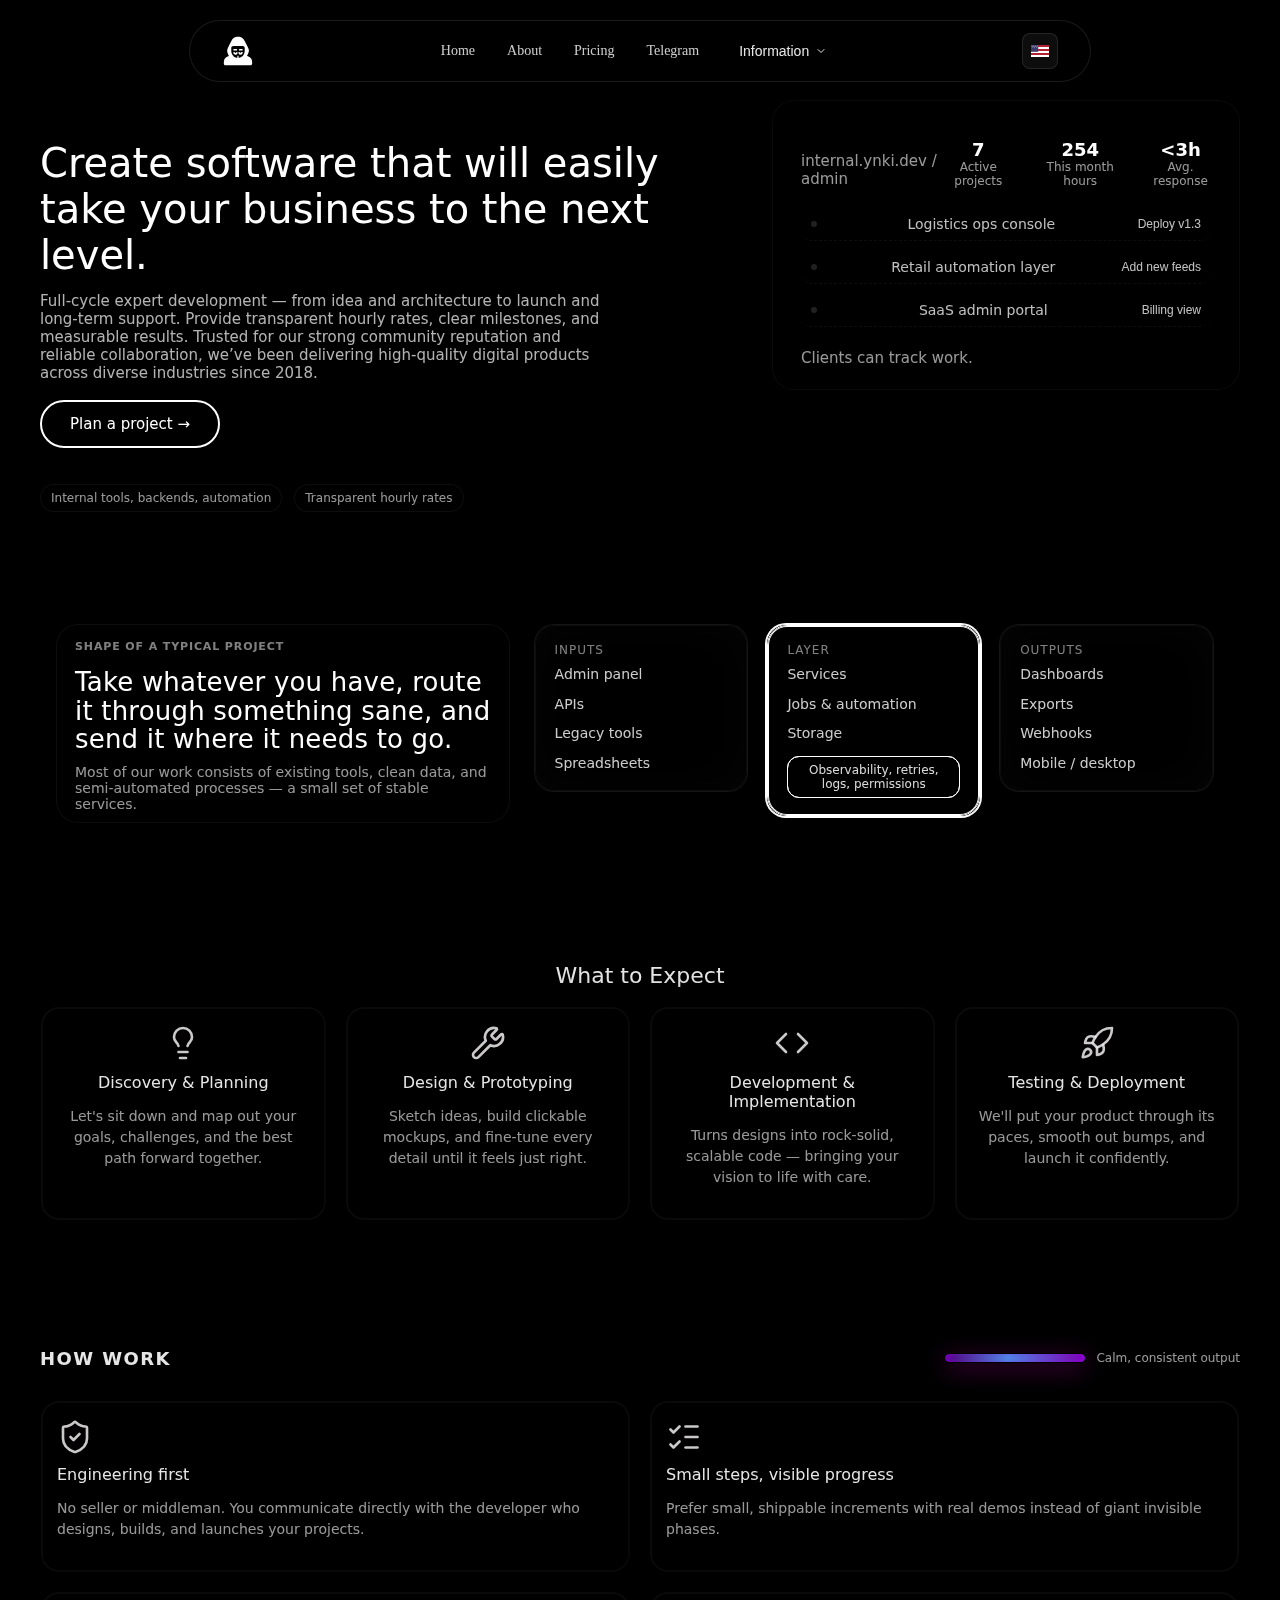
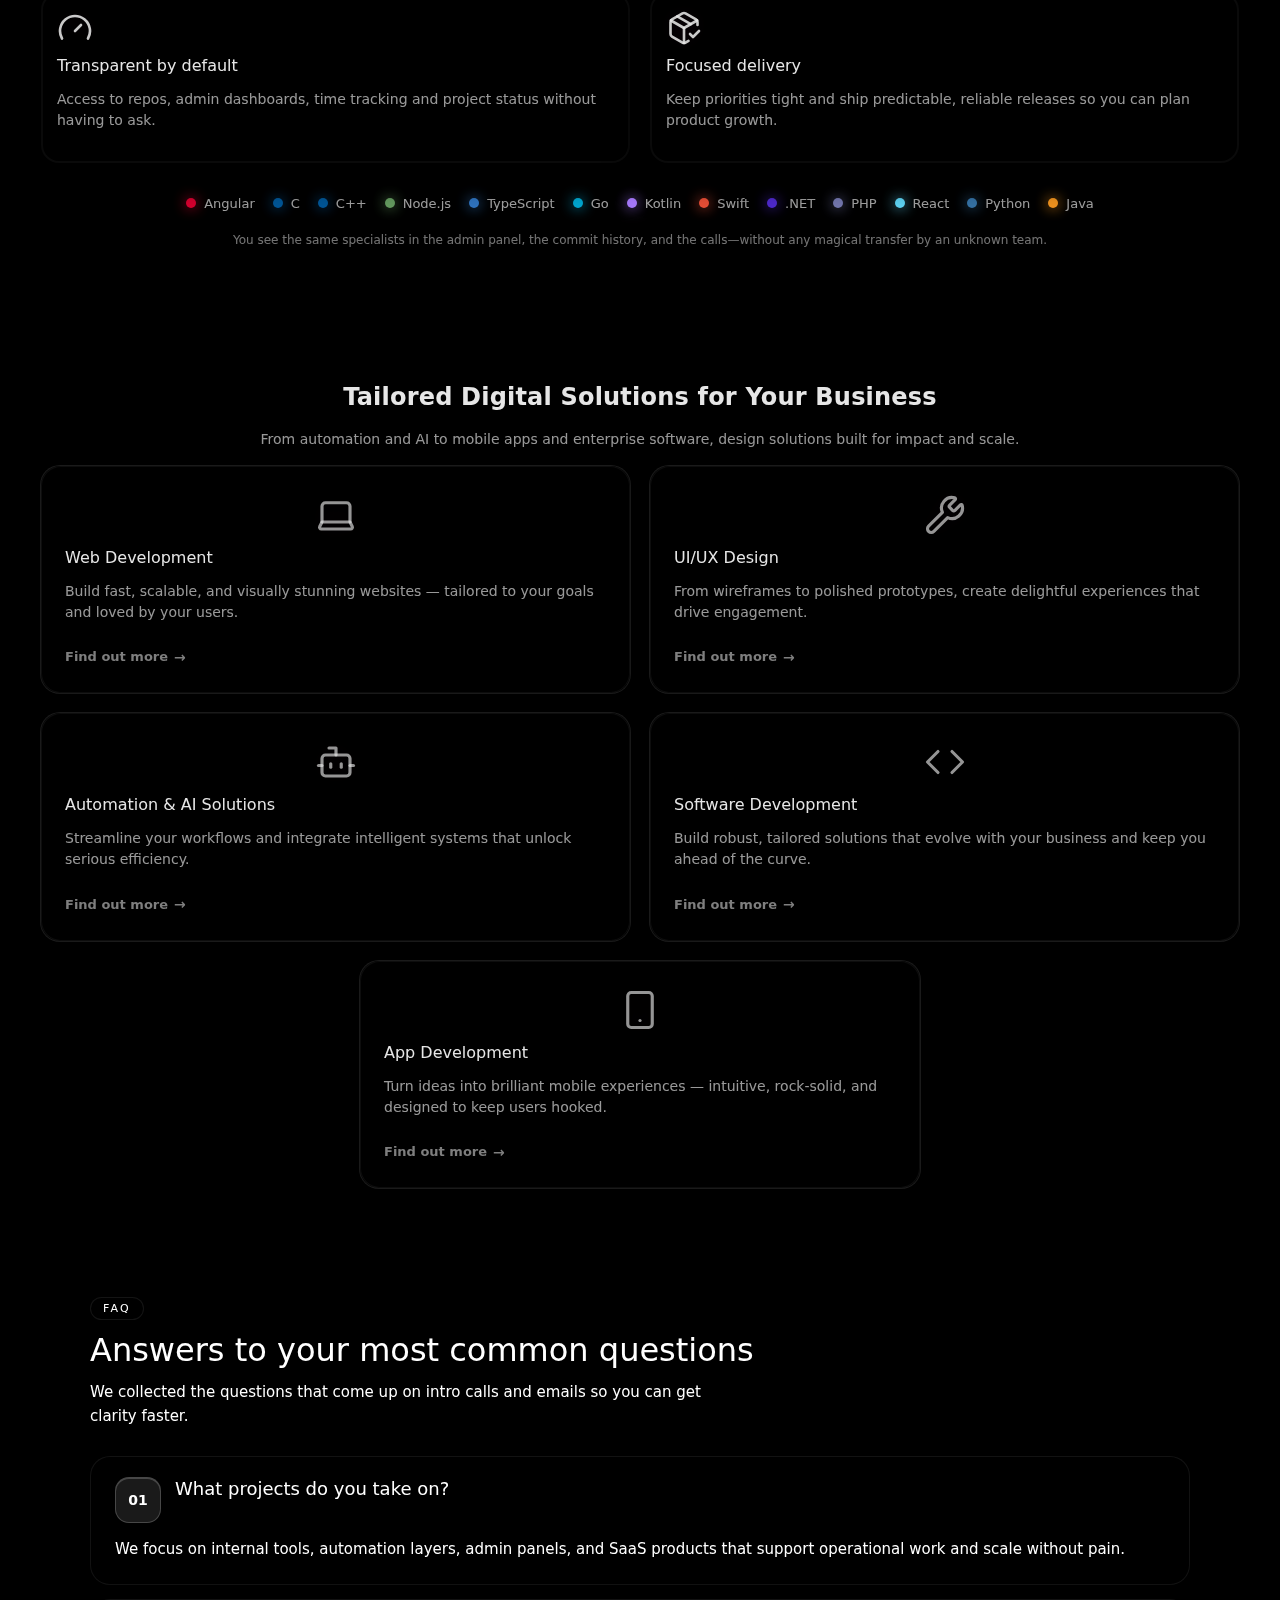
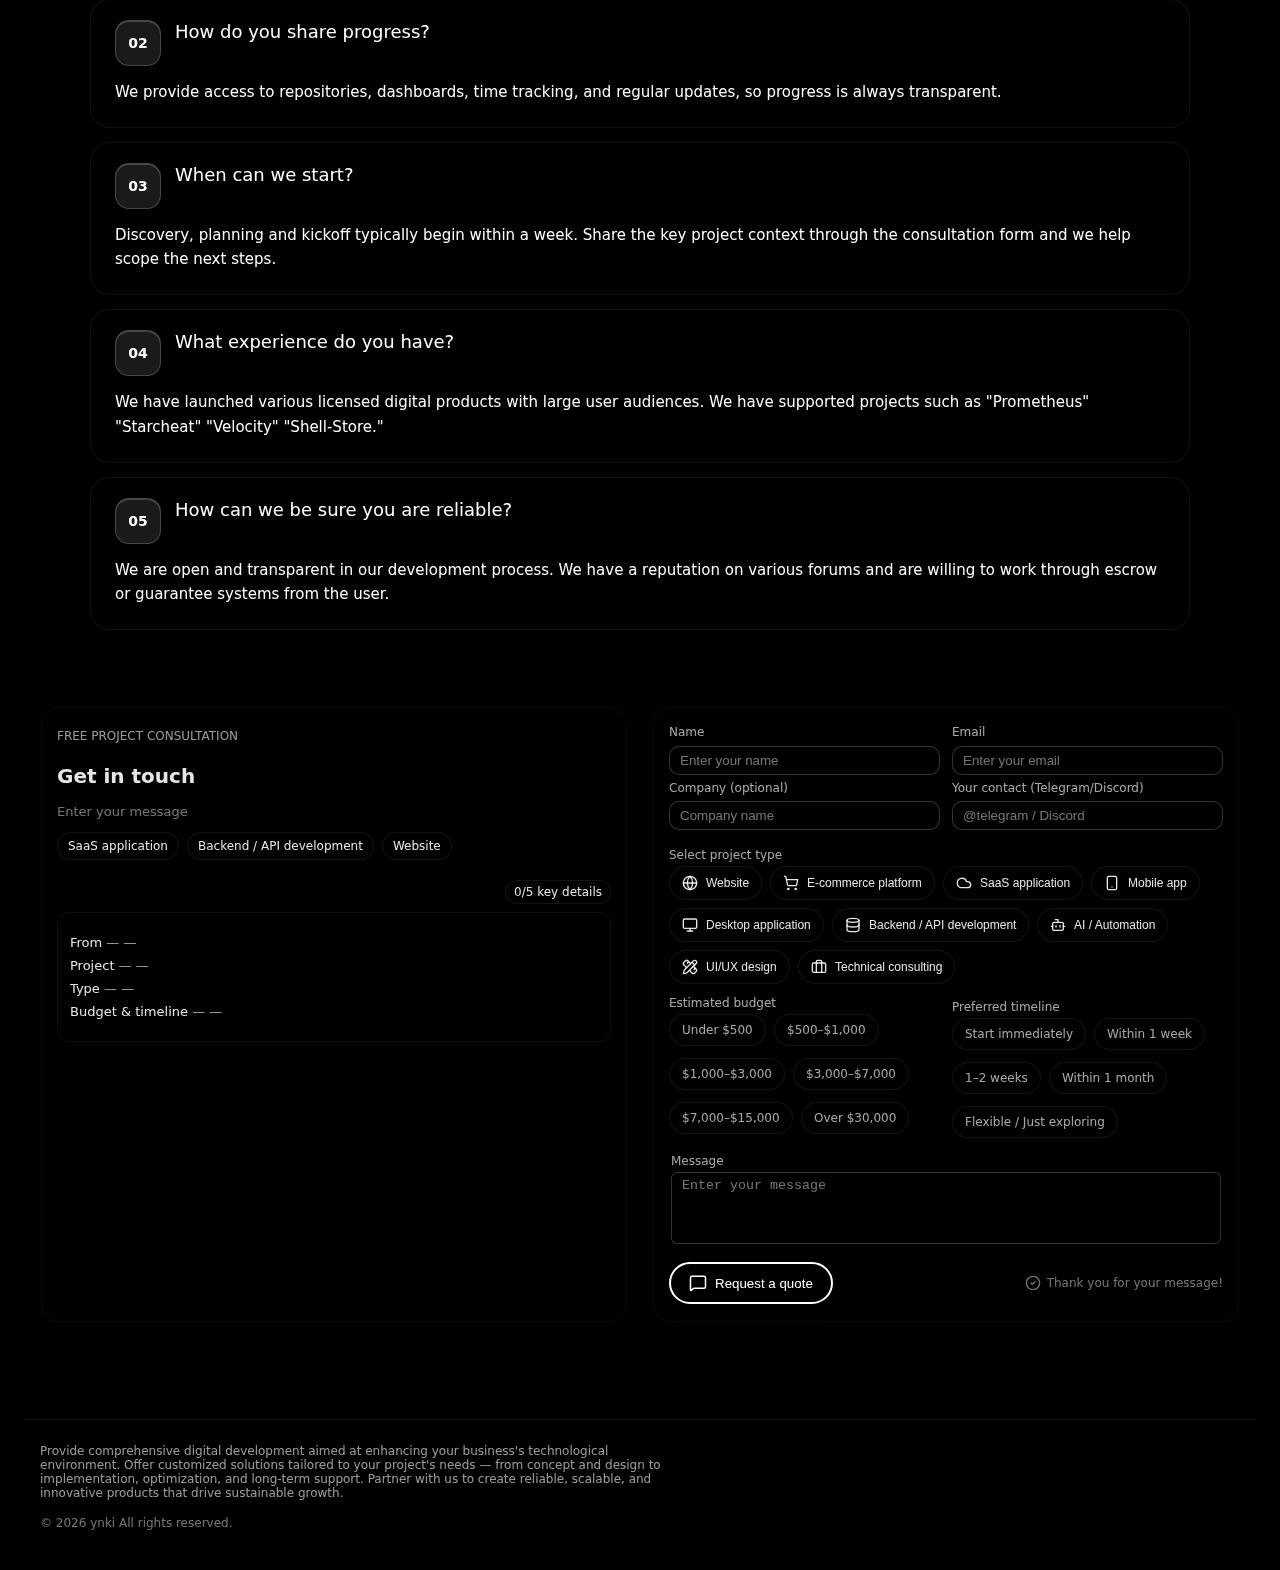
<file: index.html>
<!DOCTYPE html><html><head><meta charSet="utf-8" data-next-head=""/><meta name="viewport" content="width=device-width, initial-scale=1" data-next-head=""/><meta name="yandex-verification" content="31575d982f01d8dd" data-next-head=""/><meta name="google-site-verification" content="nRvZN7SObcGOLnPYNwUOQsWvf3siC9yH2tFtuMyeF-k" data-next-head=""/><title data-next-head="">Ynki - Professional Software Development &amp; Custom Solutions | Expert Developers</title><meta name="description" content="Профессиональная разработка программного обеспечения: веб-приложения, мобильные приложения, автоматизация, AI решения, fullstack разработка. Эксперты создают надёжные цифровые продукты с 2018 года. Прозрачные цены, чёткие этапы, измеримые результаты. Закажите разработку у профессионалов." data-alt-lang="true" data-next-head=""/><meta name="keywords" content="веб-разработка, автоматизация и ai, backend / api, ui/ux дизайн, мобильные и десктоп приложения, инженерия в первую очередь, небольшие шаги и демо, прозрачность по умолчанию, сфокусированная поставка, как убедиться, что вы надежны?, Разработка программного обеспечения, создание веб-сайтов, автоматизация, AI-решения, разработка мобильных приложений, скрипты и боты." data-alt-lang="true" data-next-head=""/><meta name="robots" content="index,follow,max-image-preview:large,max-snippet:-1,max-video-preview:-1" data-next-head=""/><meta name="googlebot" content="index,follow,max-image-preview:large,max-snippet:-1,max-video-preview:-1" data-next-head=""/><meta name="bingbot" content="index,follow" data-next-head=""/><meta name="yandex" content="index,follow" data-next-head=""/><meta name="rating" content="general" data-next-head=""/><meta name="referrer" content="origin-when-cross-origin" data-next-head=""/><meta name="author" content="Ynki" data-next-head=""/><meta name="application-name" content="Ynki" data-next-head=""/><meta name="apple-mobile-web-app-title" content="Ynki" data-next-head=""/><meta name="image" content="https://ynki.website/favicon.svg" data-next-head=""/><meta name="msapplication-TileColor" content="#05050a" data-next-head=""/><meta name="msapplication-TileImage" content="./favicon.svg" data-next-head=""/><meta property="og:locale" content="en_US" data-next-head=""/><meta property="og:locale:alternate" content="ru_RU" data-next-head=""/><meta http-equiv="content-language" content="en, ru" data-next-head=""/><meta name="theme-color" content="#05050a" data-next-head=""/><meta name="format-detection" content="telephone=no,address=no,email=no" data-next-head=""/><meta property="og:type" content="website" data-next-head=""/><meta property="og:title" content="Ynki - Professional Software Development &amp; Custom Solutions | Expert Developers" data-next-head=""/><meta property="og:description" content="Professional software development services: custom web applications, mobile apps, automation, AI solutions, and full-stack development. Expert developers delivering scalable, reliable digital products since 2018. Transparent pricing, clear milestones, measurable results. Contact us for your development project." data-next-head=""/><meta property="og:url" content="https://ynki.website/" data-next-head=""/><meta property="og:image" content="https://ynki.website/favicon.svg" data-next-head=""/><meta property="og:image:secure_url" content="https://ynki.website/favicon.svg" data-next-head=""/><meta property="og:image:alt" content="Ynki preview" data-next-head=""/><meta property="og:image:width" content="512" data-next-head=""/><meta property="og:image:height" content="512" data-next-head=""/><meta property="og:image:type" content="image/svg+xml" data-next-head=""/><meta property="og:site_name" content="Ynki" data-next-head=""/><meta name="twitter:card" content="summary_large_image" data-next-head=""/><meta name="twitter:creator" content="@ynki" data-next-head=""/><meta name="twitter:title" content="Ynki - Professional Software Development &amp; Custom Solutions | Expert Developers" data-next-head=""/><meta name="twitter:description" content="Professional software development services: custom web applications, mobile apps, automation, AI solutions, and full-stack development. Expert developers delivering scalable, reliable digital products since 2018. Transparent pricing, clear milestones, measurable results. Contact us for your development project." data-next-head=""/><meta name="twitter:image" content="https://ynki.website/favicon.svg" data-next-head=""/><meta name="twitter:image:alt" content="Ynki preview" data-next-head=""/><meta name="twitter:site" content="@ynki" data-next-head=""/><meta name="twitter:url" content="https://ynki.website/" data-next-head=""/><link rel="canonical" href="https://ynki.website/" data-next-head=""/><link rel="preconnect" href="https://fonts.googleapis.com" data-next-head=""/><link rel="dns-prefetch" href="https://fonts.googleapis.com" data-next-head=""/><link rel="preconnect" href="https://www.google-analytics.com" data-next-head=""/><link rel="dns-prefetch" href="https://www.google-analytics.com" data-next-head=""/><link rel="manifest" href="/manifest.json" data-next-head=""/><link rel="icon" href="./favicon.svg" type="image/svg+xml" sizes="any" data-next-head=""/><link rel="apple-touch-icon" href="./favicon.svg" data-next-head=""/><link rel="shortcut icon" href="./favicon.svg" data-next-head=""/><link rel="alternate" hrefLang="en" href="https://ynki.website/en" data-next-head=""/><link rel="alternate" hrefLang="ru" href="https://ynki.website/ru" data-next-head=""/><link rel="alternate" hrefLang="x-default" href="https://ynki.website/" data-next-head=""/><link rel="preload" href="./_next/static/chunks/1f79083913746a0a.css" as="style"/><script type="application/ld+json" data-next-head="">{"@context":"https://schema.org","@graph":[{"@type":"Organization","@id":"https://ynki.website//#organization","name":"Ynki","legalName":"Ynki","alternateName":["Инки","Ynki"],"description":"Professional software development services: custom web applications, mobile apps, automation, AI solutions, and full-stack development. Expert developers delivering scalable, reliable digital products since 2018. Transparent pricing, clear milestones, measurable results. Contact us for your development project.","url":"https://ynki.website/","logo":"https://ynki.website/favicon.svg","sameAs":["https://github.com/ynki0","https://t.me/ynki01","https://discord.gg/eJncQRRYtY"],"knowsLanguage":["English","Russian"],"founder":{"@type":"Person","name":"ynki"},"aggregateRating":{"@type":"AggregateRating","ratingValue":"5","reviewCount":"50","bestRating":"5","worstRating":"1"},"contactPoint":{"@type":"ContactPoint","contactType":"sales","email":"xsmile@ynki.website","availableLanguage":["English","Russian"],"areaServed":"Worldwide"}},{"@type":"WebSite","name":"Ynki","url":"https://ynki.website/","description":"Professional software development services: custom web applications, mobile apps, automation, AI solutions, and full-stack development. Expert developers delivering scalable, reliable digital products since 2018. Transparent pricing, clear milestones, measurable results. Contact us for your development project. | Профессиональная разработка программного обеспечения: веб-приложения, мобильные приложения, автоматизация, AI решения, fullstack разработка. Эксперты создают надёжные цифровые продукты с 2018 года. Прозрачные цены, чёткие этапы, измеримые результаты. Закажите разработку у профессионалов.","inLanguage":["en","ru"],"potentialAction":{"@type":"SearchAction","target":"https://ynki.website/?s={search_term_string}","query-input":"required name=search_term_string"}},{"@type":"FAQPage","name":"Ynki FAQ / Частые вопросы Ynki","inLanguage":["en","ru"],"mainEntity":[{"@type":"Question","inLanguage":"en","name":"What projects do you take on?","acceptedAnswer":{"@type":"Answer","inLanguage":"en","text":"We focus on internal tools, automation layers, admin panels, and SaaS products that support operational work and scale without pain."}},{"@type":"Question","inLanguage":"en","name":"How do you share progress?","acceptedAnswer":{"@type":"Answer","inLanguage":"en","text":"We provide access to repositories, dashboards, time tracking, and regular updates, so progress is always transparent."}},{"@type":"Question","inLanguage":"en","name":"When can we start?","acceptedAnswer":{"@type":"Answer","inLanguage":"en","text":"Discovery, planning and kickoff typically begin within a week. Share the key project context through the consultation form and we help scope the next steps."}},{"@type":"Question","inLanguage":"en","name":"What experience do you have?","acceptedAnswer":{"@type":"Answer","inLanguage":"en","text":"We have launched various licensed digital products with large user audiences. We have supported projects such as \"Prometheus\" \"Starcheat\" \"Velocity\" \"Shell-Store.\""}},{"@type":"Question","inLanguage":"en","name":"How can we be sure you are reliable?","acceptedAnswer":{"@type":"Answer","inLanguage":"en","text":"We are open and transparent in our development process. We have a reputation on various forums and are willing to work through escrow or guarantee systems from the user."}},{"@type":"Question","inLanguage":"ru","name":"Какие проекты вы берёте?","acceptedAnswer":{"@type":"Answer","inLanguage":"ru","text":"Фокусируемся на внутренних инструментах, слоях автоматизации, админ-панелях и SaaS‑продуктах, которые поддерживают операционную работу и масштабируются без боли."}},{"@type":"Question","inLanguage":"ru","name":"Как вы делитесь прогрессом?","acceptedAnswer":{"@type":"Answer","inLanguage":"ru","text":"Предоставляем доступ к репозиториям, дашбордам, учёту времени и регулярным апдейтам, поэтому прогресс всегда прозрачен."}},{"@type":"Question","inLanguage":"ru","name":"Когда можно стартовать?","acceptedAnswer":{"@type":"Answer","inLanguage":"ru","text":"Исследование, планирование и запуск обычно начинаются в течение недели. Поделитесь техническим заданием через форму консультации."}},{"@type":"Question","inLanguage":"ru","name":"Какой опыт у вас?","acceptedAnswer":{"@type":"Answer","inLanguage":"ru","text":"Запускали различные цифровые продукты с лицензией которые имели большую аудиторию пользователей. Поддерживали такие проекты как \"Prometheus\" \"Starcheat\" \"Velocity\" \"Shell-Store\"."}},{"@type":"Question","inLanguage":"ru","name":"Как убедиться, что вы надежны?","acceptedAnswer":{"@type":"Answer","inLanguage":"ru","text":"Открыты и прозрачны в области разработки. Имеем репутацию на различных форумах готовые работать через холд или гарант систему от пользователя."}}]},{"@type":"ItemList","name":"Service catalog","inLanguage":"en","itemListOrder":"http://schema.org/ItemListOrderAscending","itemListElement":[{"@type":"ListItem","position":1,"name":"Web Development","item":{"@type":"Service","name":"Web Development","description":"Fast, scalable marketing sites, customer portals and internal dashboards.","provider":{"@type":"Organization","name":"Ynki","url":"https://ynki.website/"}}},{"@type":"ListItem","position":2,"name":"Automation & AI Solutions","item":{"@type":"Service","name":"Automation & AI Solutions","description":"Jobs, bots and ML-powered workflows that remove repetitive manual work.","provider":{"@type":"Organization","name":"Ynki","url":"https://ynki.website/"}}},{"@type":"ListItem","position":3,"name":"Backend / API Development","item":{"@type":"Service","name":"Backend / API Development","description":"Robust APIs, integrations and data layers that power products reliably.","provider":{"@type":"Organization","name":"Ynki","url":"https://ynki.website/"}}},{"@type":"ListItem","position":4,"name":"UI/UX Design","item":{"@type":"Service","name":"UI/UX Design","description":"Research-driven product design, prototyping and usability refinements.","provider":{"@type":"Organization","name":"Ynki","url":"https://ynki.website/"}}},{"@type":"ListItem","position":5,"name":"App Development","item":{"@type":"Service","name":"App Development","description":"Native and cross-platform apps that keep users engaged on mobile or desktop.","provider":{"@type":"Organization","name":"Ynki","url":"https://ynki.website/"}}}]},{"@type":"ItemList","name":"Каталог услуг","inLanguage":"ru","itemListOrder":"http://schema.org/ItemListOrderAscending","itemListElement":[{"@type":"ListItem","position":1,"name":"Веб-разработка","item":{"@type":"Service","name":"Веб-разработка","description":"Быстрые и масштабируемые сайты, клиентские порталы и внутренние дашборды.","provider":{"@type":"Organization","name":"Ynki","url":"https://ynki.website/"}}},{"@type":"ListItem","position":2,"name":"Автоматизация и AI","item":{"@type":"Service","name":"Автоматизация и AI","description":"Джобы, боты и ML‑процессы, которые убирают рутину и сокращают операционные затраты.","provider":{"@type":"Organization","name":"Ynki","url":"https://ynki.website/"}}},{"@type":"ListItem","position":3,"name":"Backend / API","item":{"@type":"Service","name":"Backend / API","description":"Надёжные API, интеграции и дата‑слои, которые становятся фундаментом продукта.","provider":{"@type":"Organization","name":"Ynki","url":"https://ynki.website/"}}},{"@type":"ListItem","position":4,"name":"UI/UX дизайн","item":{"@type":"Service","name":"UI/UX дизайн","description":"Продуктовый дизайн, исследование пользовательского опыта и прототипирование.","provider":{"@type":"Organization","name":"Ynki","url":"https://ynki.website/"}}},{"@type":"ListItem","position":5,"name":"Мобильные и десктоп приложения","item":{"@type":"Service","name":"Мобильные и десктоп приложения","description":"Нативные и кроссплатформенные продукты, удерживающие пользователей на любых устройствах.","provider":{"@type":"Organization","name":"Ynki","url":"https://ynki.website/"}}}]},{"@type":"ProfessionalService","inLanguage":"en","name":"Ynki","url":"https://ynki.website/","description":"Professional software development services: custom web applications, mobile apps, automation, AI solutions, and full-stack development. Expert developers delivering scalable, reliable digital products since 2018. Transparent pricing, clear milestones, measurable results. Contact us for your development project.","serviceType":["Web Development","Automation & AI Solutions","Backend / API Development","UI/UX Design","App Development"],"areaServed":["Global","Worldwide"],"image":"https://ynki.website/favicon.svg","sameAs":["https://github.com/ynki0","https://t.me/ynki01","https://discord.gg/eJncQRRYtY"],"priceRange":"$$","provider":{"@type":"Organization","@id":"https://ynki.website//#organization"},"aggregateRating":{"@type":"AggregateRating","ratingValue":"5","reviewCount":"50","bestRating":"5"},"hasOfferCatalog":{"@type":"OfferCatalog","name":"Service packages","itemListElement":[{"@type":"Offer","name":"Web Development","description":"Fast, scalable marketing sites, customer portals and internal dashboards.","position":1,"availability":"https://schema.org/InStock","priceSpecification":{"@type":"PriceSpecification","priceCurrency":"USD"}},{"@type":"Offer","name":"Automation & AI Solutions","description":"Jobs, bots and ML-powered workflows that remove repetitive manual work.","position":2,"availability":"https://schema.org/InStock","priceSpecification":{"@type":"PriceSpecification","priceCurrency":"USD"}},{"@type":"Offer","name":"Backend / API Development","description":"Robust APIs, integrations and data layers that power products reliably.","position":3,"availability":"https://schema.org/InStock","priceSpecification":{"@type":"PriceSpecification","priceCurrency":"USD"}},{"@type":"Offer","name":"UI/UX Design","description":"Research-driven product design, prototyping and usability refinements.","position":4,"availability":"https://schema.org/InStock","priceSpecification":{"@type":"PriceSpecification","priceCurrency":"USD"}},{"@type":"Offer","name":"App Development","description":"Native and cross-platform apps that keep users engaged on mobile or desktop.","position":5,"availability":"https://schema.org/InStock","priceSpecification":{"@type":"PriceSpecification","priceCurrency":"USD"}}]},"knowsAbout":["Web Development","Automation & AI Solutions","Backend / API Development","UI/UX Design","App Development","Angular","C","C++","Node.js","TypeScript","Go","Kotlin","Swift",".NET","PHP","React","Python","Java"]},{"@type":"ProfessionalService","inLanguage":"ru","name":"Ynki","url":"https://ynki.website/","description":"Профессиональная разработка программного обеспечения: веб-приложения, мобильные приложения, автоматизация, AI решения, fullstack разработка. Эксперты создают надёжные цифровые продукты с 2018 года. Прозрачные цены, чёткие этапы, измеримые результаты. Закажите разработку у профессионалов.","serviceType":["Веб-разработка","Автоматизация и AI","Backend / API","UI/UX дизайн","Мобильные и десктоп приложения"],"areaServed":["Global","Worldwide"],"image":"https://ynki.website/favicon.svg","sameAs":["https://github.com/ynki0","https://t.me/ynki01","https://discord.gg/eJncQRRYtY"],"priceRange":"$$","provider":{"@type":"Organization","@id":"https://ynki.website//#organization"},"aggregateRating":{"@type":"AggregateRating","ratingValue":"5","reviewCount":"50","bestRating":"5"},"hasOfferCatalog":{"@type":"OfferCatalog","name":"Пакеты услуг","itemListElement":[{"@type":"Offer","name":"Веб-разработка","description":"Быстрые и масштабируемые сайты, клиентские порталы и внутренние дашборды.","position":1,"availability":"https://schema.org/InStock","priceSpecification":{"@type":"PriceSpecification","priceCurrency":"USD"}},{"@type":"Offer","name":"Автоматизация и AI","description":"Джобы, боты и ML‑процессы, которые убирают рутину и сокращают операционные затраты.","position":2,"availability":"https://schema.org/InStock","priceSpecification":{"@type":"PriceSpecification","priceCurrency":"USD"}},{"@type":"Offer","name":"Backend / API","description":"Надёжные API, интеграции и дата‑слои, которые становятся фундаментом продукта.","position":3,"availability":"https://schema.org/InStock","priceSpecification":{"@type":"PriceSpecification","priceCurrency":"USD"}},{"@type":"Offer","name":"UI/UX дизайн","description":"Продуктовый дизайн, исследование пользовательского опыта и прототипирование.","position":4,"availability":"https://schema.org/InStock","priceSpecification":{"@type":"PriceSpecification","priceCurrency":"USD"}},{"@type":"Offer","name":"Мобильные и десктоп приложения","description":"Нативные и кроссплатформенные продукты, удерживающие пользователей на любых устройствах.","position":5,"availability":"https://schema.org/InStock","priceSpecification":{"@type":"PriceSpecification","priceCurrency":"USD"}}]},"knowsAbout":["Веб-разработка","Автоматизация и AI","Backend / API","UI/UX дизайн","Мобильные и десктоп приложения","Angular","C","C++","Node.js","TypeScript","Go","Kotlin","Swift",".NET","PHP","React","Python","Java"]},{"@type":"HowTo","name":"How Ynki delivers software projects","description":"Calm, consistent delivery focusing on engineering-first collaboration, visible progress, transparency, and focused releases.","inLanguage":"en","totalTime":"P1M","step":[{"@type":"HowToStep","position":1,"name":"Engineering first","text":"Direct collaboration with the developer who architects, builds, and launches each project for transparent decision-making."},{"@type":"HowToStep","position":2,"name":"Small steps, visible progress","text":"Ship in tight, reviewable milestones with real demos instead of long invisible phases."},{"@type":"HowToStep","position":3,"name":"Transparent by default","text":"Provide access to repositories, dashboards, time tracking, and health metrics so stakeholders never guess about progress."},{"@type":"HowToStep","position":4,"name":"Focused delivery","text":"Keep priorities lean to ship predictable releases that keep roadmaps realistic and dependable."}],"tool":["Angular","C","C++","Node.js","TypeScript","Go","Kotlin","Swift",".NET","PHP","React","Python","Java"]},{"@type":"HowTo","name":"Как Ynki ведёт проекты","description":"Спокойная и предсказуемая разработка с приоритетом инженеринга, прозрачности и коротких проверяемых итераций.","inLanguage":"ru","totalTime":"P1M","step":[{"@type":"HowToStep","position":1,"name":"Инженерия в первую очередь","text":"Никаких продавцов и посредников. Вы общаетесь напрямую с разработчиком, который проектирует, пишет и запускает ваш продукт."},{"@type":"HowToStep","position":2,"name":"Небольшие шаги и демо","text":"Предпочитаем небольшие поставки с реальными демо вместо огромных невидимых этапов."},{"@type":"HowToStep","position":3,"name":"Прозрачность по умолчанию","text":"Доступ к репозиториям, админкам, трекингу времени и статусу проекта без дополнительных запросов."},{"@type":"HowToStep","position":4,"name":"Сфокусированная поставка","text":"Держим приоритеты узкими и выпускаем предсказуемые, надежные релизы — чтобы вам было удобно планировать рост."},{"@type":"HowToStep","position":5,"name":"Как убедиться, что вы надежны?","text":"Открыты и прозрачны в области разработки. Имеем репутацию на различных форумах готовые работать через холд или гарант систему от пользователя."}],"tool":["Angular","C","C++","Node.js","TypeScript","Go","Kotlin","Swift",".NET","PHP","React","Python","Java"]},{"@type":"BreadcrumbList","name":"Ynki site navigation","itemListElement":[{"@type":"ListItem","position":1,"name":"Ynki - Professional Software Development & Custom Solutions | Expert Developers","item":"https://ynki.website/"},{"@type":"ListItem","position":2,"name":"Service catalog","item":"https://ynki.website/#services"},{"@type":"ListItem","position":3,"name":"Ynki FAQ","item":"https://ynki.website/#faq"},{"@type":"ListItem","position":4,"name":"Plan a project","item":"https://ynki.website/#plan"}]}]}</script><link rel="stylesheet" href="./_next/static/chunks/1f79083913746a0a.css" data-n-p=""/><noscript data-n-css=""></noscript><script src="./_next/static/chunks/4d139d7aebcc8373.js" defer=""></script><script src="./_next/static/chunks/b7a5791f47e3c794.js" defer=""></script><script src="./_next/static/chunks/ea3e0875166e57be.js" defer=""></script><script src="./_next/static/chunks/turbopack-515b6866789c5d66.js" defer=""></script><script src="./_next/static/chunks/629a765663c5b87c.js" defer=""></script><script src="./_next/static/chunks/520e76c981999594.js" defer=""></script><script src="./_next/static/chunks/ce3fa75331a416ae.js" defer=""></script><script src="./_next/static/chunks/turbopack-aeae7754203c5777.js" defer=""></script><script src="./_next/static/-51tDqUpUGqsexTaLwxpL/_ssgManifest.js" defer=""></script><script src="./_next/static/-51tDqUpUGqsexTaLwxpL/_buildManifest.js" defer=""></script></head><body><link rel="preload" as="image" href="/favicon.svg"/><div id="__next"><nav class="Navbar-module__Ubi64G__navbar "><div class="Navbar-module__Ubi64G__container"><a href="/" class="Navbar-module__Ubi64G__logo" aria-label="Home"><img src="/favicon.svg" alt="Logo" width="32" height="32"/></a><div class="Navbar-module__Ubi64G__nav"><a href="/" class="Navbar-module__Ubi64G__link">Home</a><a href="/about" class="Navbar-module__Ubi64G__link">About</a><a href="/pricing" class="Navbar-module__Ubi64G__link">Pricing</a><a href="https://t.me/ynki01" class="Navbar-module__Ubi64G__link">Telegram</a><div class="Navbar-module__Ubi64G__infoInline"><button type="button" class="Navbar-module__Ubi64G__infoInlineButton" aria-expanded="false" aria-controls="info-panel"><span>Information</span><span class="Navbar-module__Ubi64G__caret " aria-hidden="true"><svg width="12" height="12" viewBox="0 0 24 24" fill="none" xmlns="http://www.w3.org/2000/svg"><path d="M6 9l6 6 6-6" stroke="currentColor" stroke-width="2" stroke-linecap="round" stroke-linejoin="round"></path></svg></span></button></div></div><div class="Navbar-module__Ubi64G__langSwitch"><button type="button" class="Navbar-module__Ubi64G__langToggle" aria-haspopup="menu" aria-expanded="false" title="English (United States)" aria-label="English"><span class="Navbar-module__Ubi64G__flagIcon" aria-hidden="true"><svg width="18" height="12" viewBox="0 0 18 12" xmlns="http://www.w3.org/2000/svg"><rect width="18" height="12" fill="#b22234"></rect><g fill="#fff"><rect y="2" width="18" height="2"></rect><rect y="6" width="18" height="2"></rect><rect y="10" width="18" height="2"></rect></g><rect width="7.2" height="6.8" fill="#3c3b6e"></rect><g fill="#fff"><circle cx="1" cy="1" r="0.4"></circle><circle cx="2.8" cy="1" r="0.4"></circle><circle cx="4.6" cy="1" r="0.4"></circle><circle cx="6.4" cy="1" r="0.4"></circle><circle cx="1.9" cy="2" r="0.4"></circle><circle cx="3.7" cy="2" r="0.4"></circle><circle cx="5.5" cy="2" r="0.4"></circle></g></svg></span></button></div></div></nav><div class="Home-module__g21JLG__bg"><section class="HeroLeft-module__vTlvvq__heroRow"><div class="HeroLeft-module__vTlvvq__left"><h1 class="HeroLeft-module__vTlvvq__title">Create software that will easily take your business to the next level.</h1><p class="HeroLeft-module__vTlvvq__lead">Full-cycle expert development — from idea and architecture to launch and long-term support. Provide transparent hourly rates, clear milestones, and measurable results. Trusted for our strong community reputation and reliable collaboration, we’ve been delivering high-quality digital products across diverse industries since 2018.<br/></p><div class="HeroLeft-module__vTlvvq__controls"><a class="HeroLeft-module__vTlvvq__cta" href="#plan">Plan a project →</a></div><div class="HeroLeft-module__vTlvvq__pillsWrap"><span class="HeroLeft-module__vTlvvq__pill">Internal tools, backends, automation</span><span class="HeroLeft-module__vTlvvq__pill">Transparent hourly rates</span></div></div><aside class="HeroLeft-module__vTlvvq__widget"><div class="HeroLeft-module__vTlvvq__headerRow"><span class="HeroLeft-module__vTlvvq__widgetTitle">internal.ynki.dev / admin</span><div class="HeroLeft-module__vTlvvq__statsRow"><div><strong>7</strong><div class="HeroLeft-module__vTlvvq__statLabel">Active projects</div></div><div><strong>254</strong><div class="HeroLeft-module__vTlvvq__statLabel">This month hours</div></div><div><strong>&lt;3h</strong><div class="HeroLeft-module__vTlvvq__statLabel">Avg. response</div></div></div></div><ul class="HeroLeft-module__vTlvvq__projects"><li><span class="HeroLeft-module__vTlvvq__dot"></span> <!-- -->Logistics ops console<button class="HeroLeft-module__vTlvvq__btn">Deploy v1.3</button></li><li><span class="HeroLeft-module__vTlvvq__dot"></span> <!-- -->Retail automation layer<button class="HeroLeft-module__vTlvvq__btnAlt">Add new feeds</button></li><li><span class="HeroLeft-module__vTlvvq__dot"></span> <!-- -->SaaS admin portal<button class="HeroLeft-module__vTlvvq__btn">Billing view</button></li></ul><div class="HeroLeft-module__vTlvvq__footer">Clients can track work.</div></aside></section><section class="ProjectShapeWidget-module__G7DuSW__container" aria-label="Shape of a typical project"><div class="ProjectShapeWidget-module__G7DuSW__inner"><div class="ProjectShapeWidget-module__G7DuSW__intro"><h2 class="ProjectShapeWidget-module__G7DuSW__kicker">Shape of a typical project</h2><h3 class="ProjectShapeWidget-module__G7DuSW__title">Take whatever you have, route it through something sane, and send it where it needs to go.</h3><p class="ProjectShapeWidget-module__G7DuSW__lead">Most of our work consists of existing tools, clean data, and semi-automated processes — a small set of stable services.</p></div><div class="ProjectShapeWidget-module__G7DuSW__columns"><div class="ProjectShapeWidget-module__G7DuSW__card"><div class="ProjectShapeWidget-module__G7DuSW__cardHeader">Inputs</div><ul class="ProjectShapeWidget-module__G7DuSW__list"><li>Admin panel</li><li>APIs</li><li>Legacy tools</li><li>Spreadsheets</li></ul></div><div class="ProjectShapeWidget-module__G7DuSW__card ProjectShapeWidget-module__G7DuSW__highlight"><div class="ProjectShapeWidget-module__G7DuSW__cardHeader">Layer</div><ul class="ProjectShapeWidget-module__G7DuSW__list"><li>Services</li><li>Jobs &amp; automation</li><li>Storage</li></ul><div class="ProjectShapeWidget-module__G7DuSW__subcard" aria-hidden="true">Observability, retries, logs, permissions</div></div><div class="ProjectShapeWidget-module__G7DuSW__card"><div class="ProjectShapeWidget-module__G7DuSW__cardHeader">Outputs</div><ul class="ProjectShapeWidget-module__G7DuSW__list"><li>Dashboards</li><li>Exports</li><li>Webhooks</li><li>Mobile / desktop</li></ul></div></div></div></section><section class="WhatToExpect-module__wmFfjW__container" aria-label="What to Expect"><h2 class="WhatToExpect-module__wmFfjW__sectionTitle">What to Expect</h2><div class="WhatToExpect-module__wmFfjW__grid"><article class="WhatToExpect-module__wmFfjW__card"><div class="WhatToExpect-module__wmFfjW__cardBody"><div class="WhatToExpect-module__wmFfjW__icon" aria-hidden="true"><svg xmlns="http://www.w3.org/2000/svg" width="24" height="24" viewBox="0 0 24 24" fill="none" stroke="currentColor" stroke-width="2" stroke-linecap="round" stroke-linejoin="round" class="lucide lucide-lightbulb" aria-hidden="true"><path d="M15 14c.2-1 .7-1.7 1.5-2.5 1-.9 1.5-2.2 1.5-3.5A6 6 0 0 0 6 8c0 1 .2 2.2 1.5 3.5.7.7 1.3 1.5 1.5 2.5"></path><path d="M9 18h6"></path><path d="M10 22h4"></path></svg></div><h3 class="WhatToExpect-module__wmFfjW__cardTitle">Discovery &amp; Planning</h3><p class="WhatToExpect-module__wmFfjW__cardDesc">Let&#x27;s sit down and map out your goals, challenges, and the best path forward together.</p></div></article><article class="WhatToExpect-module__wmFfjW__card"><div class="WhatToExpect-module__wmFfjW__cardBody"><div class="WhatToExpect-module__wmFfjW__icon" aria-hidden="true"><svg xmlns="http://www.w3.org/2000/svg" width="24" height="24" viewBox="0 0 24 24" fill="none" stroke="currentColor" stroke-width="2" stroke-linecap="round" stroke-linejoin="round" class="lucide lucide-wrench" aria-hidden="true"><path d="M14.7 6.3a1 1 0 0 0 0 1.4l1.6 1.6a1 1 0 0 0 1.4 0l3.106-3.105c.32-.322.863-.22.983.218a6 6 0 0 1-8.259 7.057l-7.91 7.91a1 1 0 0 1-2.999-3l7.91-7.91a6 6 0 0 1 7.057-8.259c.438.12.54.662.219.984z"></path></svg></div><h3 class="WhatToExpect-module__wmFfjW__cardTitle">Design &amp; Prototyping</h3><p class="WhatToExpect-module__wmFfjW__cardDesc">Sketch ideas, build clickable mockups, and fine-tune every detail until it feels just right.</p></div></article><article class="WhatToExpect-module__wmFfjW__card"><div class="WhatToExpect-module__wmFfjW__cardBody"><div class="WhatToExpect-module__wmFfjW__icon" aria-hidden="true"><svg xmlns="http://www.w3.org/2000/svg" width="24" height="24" viewBox="0 0 24 24" fill="none" stroke="currentColor" stroke-width="2" stroke-linecap="round" stroke-linejoin="round" class="lucide lucide-code" aria-hidden="true"><path d="m16 18 6-6-6-6"></path><path d="m8 6-6 6 6 6"></path></svg></div><h3 class="WhatToExpect-module__wmFfjW__cardTitle">Development &amp; Implementation</h3><p class="WhatToExpect-module__wmFfjW__cardDesc">Turns designs into rock-solid, scalable code — bringing your vision to life with care.</p></div></article><article class="WhatToExpect-module__wmFfjW__card"><div class="WhatToExpect-module__wmFfjW__cardBody"><div class="WhatToExpect-module__wmFfjW__icon" aria-hidden="true"><svg xmlns="http://www.w3.org/2000/svg" width="24" height="24" viewBox="0 0 24 24" fill="none" stroke="currentColor" stroke-width="2" stroke-linecap="round" stroke-linejoin="round" class="lucide lucide-rocket" aria-hidden="true"><path d="M4.5 16.5c-1.5 1.26-2 5-2 5s3.74-.5 5-2c.71-.84.7-2.13-.09-2.91a2.18 2.18 0 0 0-2.91-.09z"></path><path d="m12 15-3-3a22 22 0 0 1 2-3.95A12.88 12.88 0 0 1 22 2c0 2.72-.78 7.5-6 11a22.35 22.35 0 0 1-4 2z"></path><path d="M9 12H4s.55-3.03 2-4c1.62-1.08 5 0 5 0"></path><path d="M12 15v5s3.03-.55 4-2c1.08-1.62 0-5 0-5"></path></svg></div><h3 class="WhatToExpect-module__wmFfjW__cardTitle">Testing &amp; Deployment</h3><p class="WhatToExpect-module__wmFfjW__cardDesc">We&#x27;ll put your product through its paces, smooth out bumps, and launch it confidently.</p></div></article></div></section><section class="HowWork-module__aqQ_jq__container" aria-label="HOW WORK"><div class="HowWork-module__aqQ_jq__headerRow"><h2 class="HowWork-module__aqQ_jq__title">HOW WORK</h2><div class="HowWork-module__aqQ_jq__outputBadge"><span class="HowWork-module__aqQ_jq__badgeFill"></span><span class="HowWork-module__aqQ_jq__badgeText">Calm, consistent output</span></div></div><div class="HowWork-module__aqQ_jq__grid"><article class="HowWork-module__aqQ_jq__card"><div class="HowWork-module__aqQ_jq__cardInner"><div class="HowWork-module__aqQ_jq__cardIcon" aria-hidden="true"><svg xmlns="http://www.w3.org/2000/svg" width="24" height="24" viewBox="0 0 24 24" fill="none" stroke="currentColor" stroke-width="2" stroke-linecap="round" stroke-linejoin="round" class="lucide lucide-shield-check" aria-hidden="true"><path d="M20 13c0 5-3.5 7.5-7.66 8.95a1 1 0 0 1-.67-.01C7.5 20.5 4 18 4 13V6a1 1 0 0 1 1-1c2 0 4.5-1.2 6.24-2.72a1.17 1.17 0 0 1 1.52 0C14.51 3.81 17 5 19 5a1 1 0 0 1 1 1z"></path><path d="m9 12 2 2 4-4"></path></svg></div><h3 class="HowWork-module__aqQ_jq__cardTitle">Engineering first</h3><p class="HowWork-module__aqQ_jq__cardDesc">No seller or middleman. You communicate directly with the developer who designs, builds, and launches your projects.</p></div></article><article class="HowWork-module__aqQ_jq__card"><div class="HowWork-module__aqQ_jq__cardInner"><div class="HowWork-module__aqQ_jq__cardIcon" aria-hidden="true"><svg xmlns="http://www.w3.org/2000/svg" width="24" height="24" viewBox="0 0 24 24" fill="none" stroke="currentColor" stroke-width="2" stroke-linecap="round" stroke-linejoin="round" class="lucide lucide-list-checks" aria-hidden="true"><path d="M13 5h8"></path><path d="M13 12h8"></path><path d="M13 19h8"></path><path d="m3 17 2 2 4-4"></path><path d="m3 7 2 2 4-4"></path></svg></div><h3 class="HowWork-module__aqQ_jq__cardTitle">Small steps, visible progress</h3><p class="HowWork-module__aqQ_jq__cardDesc">Prefer small, shippable increments with real demos instead of giant invisible phases.</p></div></article><article class="HowWork-module__aqQ_jq__card"><div class="HowWork-module__aqQ_jq__cardInner"><div class="HowWork-module__aqQ_jq__cardIcon" aria-hidden="true"><svg xmlns="http://www.w3.org/2000/svg" width="24" height="24" viewBox="0 0 24 24" fill="none" stroke="currentColor" stroke-width="2" stroke-linecap="round" stroke-linejoin="round" class="lucide lucide-gauge" aria-hidden="true"><path d="m12 14 4-4"></path><path d="M3.34 19a10 10 0 1 1 17.32 0"></path></svg></div><h3 class="HowWork-module__aqQ_jq__cardTitle">Transparent by default</h3><p class="HowWork-module__aqQ_jq__cardDesc">Access to repos, admin dashboards, time tracking and project status without having to ask.</p></div></article><article class="HowWork-module__aqQ_jq__card"><div class="HowWork-module__aqQ_jq__cardInner"><div class="HowWork-module__aqQ_jq__cardIcon" aria-hidden="true"><svg xmlns="http://www.w3.org/2000/svg" width="24" height="24" viewBox="0 0 24 24" fill="none" stroke="currentColor" stroke-width="2" stroke-linecap="round" stroke-linejoin="round" class="lucide lucide-package-check" aria-hidden="true"><path d="m16 16 2 2 4-4"></path><path d="M21 10V8a2 2 0 0 0-1-1.73l-7-4a2 2 0 0 0-2 0l-7 4A2 2 0 0 0 3 8v8a2 2 0 0 0 1 1.73l7 4a2 2 0 0 0 2 0l2-1.14"></path><path d="m7.5 4.27 9 5.15"></path><polyline points="3.29 7 12 12 20.71 7"></polyline><line x1="12" x2="12" y1="22" y2="12"></line></svg></div><h3 class="HowWork-module__aqQ_jq__cardTitle">Focused delivery</h3><p class="HowWork-module__aqQ_jq__cardDesc">Keep priorities tight and ship predictable, reliable releases so you can plan product growth.</p></div></article></div><div class="HowWork-module__aqQ_jq__techRow" aria-label="Technologies"><div class="HowWork-module__aqQ_jq__techChip" style="color:#dd0031"><span class="HowWork-module__aqQ_jq__techDot"></span><span class="HowWork-module__aqQ_jq__techLabel">Angular</span></div><div class="HowWork-module__aqQ_jq__techChip" style="color:#00599C"><span class="HowWork-module__aqQ_jq__techDot"></span><span class="HowWork-module__aqQ_jq__techLabel">C</span></div><div class="HowWork-module__aqQ_jq__techChip" style="color:#00599C"><span class="HowWork-module__aqQ_jq__techDot"></span><span class="HowWork-module__aqQ_jq__techLabel">C++</span></div><div class="HowWork-module__aqQ_jq__techChip" style="color:#68A063"><span class="HowWork-module__aqQ_jq__techDot"></span><span class="HowWork-module__aqQ_jq__techLabel">Node.js</span></div><div class="HowWork-module__aqQ_jq__techChip" style="color:#3178c6"><span class="HowWork-module__aqQ_jq__techDot"></span><span class="HowWork-module__aqQ_jq__techLabel">TypeScript</span></div><div class="HowWork-module__aqQ_jq__techChip" style="color:#00ADD8"><span class="HowWork-module__aqQ_jq__techDot"></span><span class="HowWork-module__aqQ_jq__techLabel">Go</span></div><div class="HowWork-module__aqQ_jq__techChip" style="color:#A97BFF"><span class="HowWork-module__aqQ_jq__techDot"></span><span class="HowWork-module__aqQ_jq__techLabel">Kotlin</span></div><div class="HowWork-module__aqQ_jq__techChip" style="color:#F05138"><span class="HowWork-module__aqQ_jq__techDot"></span><span class="HowWork-module__aqQ_jq__techLabel">Swift</span></div><div class="HowWork-module__aqQ_jq__techChip" style="color:#512BD4"><span class="HowWork-module__aqQ_jq__techDot"></span><span class="HowWork-module__aqQ_jq__techLabel">.NET</span></div><div class="HowWork-module__aqQ_jq__techChip" style="color:#777BB4"><span class="HowWork-module__aqQ_jq__techDot"></span><span class="HowWork-module__aqQ_jq__techLabel">PHP</span></div><div class="HowWork-module__aqQ_jq__techChip" style="color:#61dafb"><span class="HowWork-module__aqQ_jq__techDot"></span><span class="HowWork-module__aqQ_jq__techLabel">React</span></div><div class="HowWork-module__aqQ_jq__techChip" style="color:#3776AB"><span class="HowWork-module__aqQ_jq__techDot"></span><span class="HowWork-module__aqQ_jq__techLabel">Python</span></div><div class="HowWork-module__aqQ_jq__techChip" style="color:#f89820"><span class="HowWork-module__aqQ_jq__techDot"></span><span class="HowWork-module__aqQ_jq__techLabel">Java</span></div></div><p class="HowWork-module__aqQ_jq__note">You see the same specialists in the admin panel, the commit history, and the calls—without any magical transfer by an unknown team.</p></section><section id="services" class="Services-module__90n1aq__container" aria-label="Services"><header class="Services-module__90n1aq__header"><h2 class="Services-module__90n1aq__title">Tailored Digital Solutions for Your Business</h2><p class="Services-module__90n1aq__subtitle">From automation and AI to mobile apps and enterprise software, design solutions built for impact and scale.</p></header><div class="Services-module__90n1aq__grid"><a class="Services-module__90n1aq__card " href="/web-development"><div class="Services-module__90n1aq__cardInner"><div class="Services-module__90n1aq__iconWrap" aria-hidden="true"><svg xmlns="http://www.w3.org/2000/svg" width="24" height="24" viewBox="0 0 24 24" fill="none" stroke="currentColor" stroke-width="2" stroke-linecap="round" stroke-linejoin="round" class="lucide lucide-laptop" aria-hidden="true"><path d="M18 5a2 2 0 0 1 2 2v8.526a2 2 0 0 0 .212.897l1.068 2.127a1 1 0 0 1-.9 1.45H3.62a1 1 0 0 1-.9-1.45l1.068-2.127A2 2 0 0 0 4 15.526V7a2 2 0 0 1 2-2z"></path><path d="M20.054 15.987H3.946"></path></svg></div><h3 class="Services-module__90n1aq__cardTitle">Web Development</h3><p class="Services-module__90n1aq__cardDesc">Build fast, scalable, and visually stunning websites — tailored to your goals and loved by your users.</p><div class="Services-module__90n1aq__ctaRow"><span class="Services-module__90n1aq__ctaText">Find out more</span><span aria-hidden="true" class="Services-module__90n1aq__ctaArrow">→</span></div></div></a><a class="Services-module__90n1aq__card " href="/ui-ux-design"><div class="Services-module__90n1aq__cardInner"><div class="Services-module__90n1aq__iconWrap" aria-hidden="true"><svg xmlns="http://www.w3.org/2000/svg" width="24" height="24" viewBox="0 0 24 24" fill="none" stroke="currentColor" stroke-width="2" stroke-linecap="round" stroke-linejoin="round" class="lucide lucide-wrench" aria-hidden="true"><path d="M14.7 6.3a1 1 0 0 0 0 1.4l1.6 1.6a1 1 0 0 0 1.4 0l3.106-3.105c.32-.322.863-.22.983.218a6 6 0 0 1-8.259 7.057l-7.91 7.91a1 1 0 0 1-2.999-3l7.91-7.91a6 6 0 0 1 7.057-8.259c.438.12.54.662.219.984z"></path></svg></div><h3 class="Services-module__90n1aq__cardTitle">UI/UX Design</h3><p class="Services-module__90n1aq__cardDesc">From wireframes to polished prototypes, create delightful experiences that drive engagement.</p><div class="Services-module__90n1aq__ctaRow"><span class="Services-module__90n1aq__ctaText">Find out more</span><span aria-hidden="true" class="Services-module__90n1aq__ctaArrow">→</span></div></div></a><a class="Services-module__90n1aq__card " href="/automation-ai-solutions"><div class="Services-module__90n1aq__cardInner"><div class="Services-module__90n1aq__iconWrap" aria-hidden="true"><svg xmlns="http://www.w3.org/2000/svg" width="24" height="24" viewBox="0 0 24 24" fill="none" stroke="currentColor" stroke-width="2" stroke-linecap="round" stroke-linejoin="round" class="lucide lucide-bot" aria-hidden="true"><path d="M12 8V4H8"></path><rect width="16" height="12" x="4" y="8" rx="2"></rect><path d="M2 14h2"></path><path d="M20 14h2"></path><path d="M15 13v2"></path><path d="M9 13v2"></path></svg></div><h3 class="Services-module__90n1aq__cardTitle">Automation &amp; AI Solutions</h3><p class="Services-module__90n1aq__cardDesc">Streamline your workflows and integrate intelligent systems that unlock serious efficiency.</p><div class="Services-module__90n1aq__ctaRow"><span class="Services-module__90n1aq__ctaText">Find out more</span><span aria-hidden="true" class="Services-module__90n1aq__ctaArrow">→</span></div></div></a><a class="Services-module__90n1aq__card " href="/software-development"><div class="Services-module__90n1aq__cardInner"><div class="Services-module__90n1aq__iconWrap" aria-hidden="true"><svg xmlns="http://www.w3.org/2000/svg" width="24" height="24" viewBox="0 0 24 24" fill="none" stroke="currentColor" stroke-width="2" stroke-linecap="round" stroke-linejoin="round" class="lucide lucide-code" aria-hidden="true"><path d="m16 18 6-6-6-6"></path><path d="m8 6-6 6 6 6"></path></svg></div><h3 class="Services-module__90n1aq__cardTitle">Software Development</h3><p class="Services-module__90n1aq__cardDesc">Build robust, tailored solutions that evolve with your business and keep you ahead of the curve.</p><div class="Services-module__90n1aq__ctaRow"><span class="Services-module__90n1aq__ctaText">Find out more</span><span aria-hidden="true" class="Services-module__90n1aq__ctaArrow">→</span></div></div></a><a class="Services-module__90n1aq__card Services-module__90n1aq__centerCard" href="/app-development"><div class="Services-module__90n1aq__cardInner"><div class="Services-module__90n1aq__iconWrap" aria-hidden="true"><svg xmlns="http://www.w3.org/2000/svg" width="24" height="24" viewBox="0 0 24 24" fill="none" stroke="currentColor" stroke-width="2" stroke-linecap="round" stroke-linejoin="round" class="lucide lucide-smartphone" aria-hidden="true"><rect width="14" height="20" x="5" y="2" rx="2" ry="2"></rect><path d="M12 18h.01"></path></svg></div><h3 class="Services-module__90n1aq__cardTitle">App Development</h3><p class="Services-module__90n1aq__cardDesc">Turn ideas into brilliant mobile experiences — intuitive, rock-solid, and designed to keep users hooked.</p><div class="Services-module__90n1aq__ctaRow"><span class="Services-module__90n1aq__ctaText">Find out more</span><span aria-hidden="true" class="Services-module__90n1aq__ctaArrow">→</span></div></div></a></div></section><section class="FAQ-module__ze1YAa__container" id="faq" aria-label="Frequently asked questions"><div class="FAQ-module__ze1YAa__header"><span class="FAQ-module__ze1YAa__kicker">FAQ</span><h2 class="FAQ-module__ze1YAa__title">Answers to your most common questions</h2><p class="FAQ-module__ze1YAa__subtitle">We collected the questions that come up on intro calls and emails so you can get clarity faster.</p></div><div class="FAQ-module__ze1YAa__list"><article class="FAQ-module__ze1YAa__card"><header class="FAQ-module__ze1YAa__cardHeader"><span class="FAQ-module__ze1YAa__badge">01</span><h3 class="FAQ-module__ze1YAa__question">What projects do you take on?</h3></header><p class="FAQ-module__ze1YAa__answer">We focus on internal tools, automation layers, admin panels, and SaaS products that support operational work and scale without pain.</p></article><article class="FAQ-module__ze1YAa__card"><header class="FAQ-module__ze1YAa__cardHeader"><span class="FAQ-module__ze1YAa__badge">02</span><h3 class="FAQ-module__ze1YAa__question">How do you share progress?</h3></header><p class="FAQ-module__ze1YAa__answer">We provide access to repositories, dashboards, time tracking, and regular updates, so progress is always transparent.</p></article><article class="FAQ-module__ze1YAa__card"><header class="FAQ-module__ze1YAa__cardHeader"><span class="FAQ-module__ze1YAa__badge">03</span><h3 class="FAQ-module__ze1YAa__question">When can we start?</h3></header><p class="FAQ-module__ze1YAa__answer">Discovery, planning and kickoff typically begin within a week. Share the key project context through the consultation form and we help scope the next steps.</p></article><article class="FAQ-module__ze1YAa__card"><header class="FAQ-module__ze1YAa__cardHeader"><span class="FAQ-module__ze1YAa__badge">04</span><h3 class="FAQ-module__ze1YAa__question">What experience do you have?</h3></header><p class="FAQ-module__ze1YAa__answer">We have launched various licensed digital products with large user audiences. We have supported projects such as &quot;Prometheus&quot; &quot;Starcheat&quot; &quot;Velocity&quot; &quot;Shell-Store.&quot;</p></article><article class="FAQ-module__ze1YAa__card"><header class="FAQ-module__ze1YAa__cardHeader"><span class="FAQ-module__ze1YAa__badge">05</span><h3 class="FAQ-module__ze1YAa__question">How can we be sure you are reliable?</h3></header><p class="FAQ-module__ze1YAa__answer">We are open and transparent in our development process. We have a reputation on various forums and are willing to work through escrow or guarantee systems from the user.</p></article></div></section><section id="plan" class="Contact-module__5phd-G__container" aria-label="Free project consultation"><div class="Contact-module__5phd-G__grid"><aside class="Contact-module__5phd-G__summary"><div class="Contact-module__5phd-G__summaryHeader"><span class="Contact-module__5phd-G__summaryBadge">FREE PROJECT CONSULTATION</span><h2 class="Contact-module__5phd-G__summaryTitle">Get in touch</h2><p class="Contact-module__5phd-G__summarySubtitle">Enter your message</p><div class="Contact-module__5phd-G__summaryTabs"><span class="Contact-module__5phd-G__tab">SaaS application</span><span class="Contact-module__5phd-G__tab">Backend / API development</span><span class="Contact-module__5phd-G__tab">Website</span></div></div><div class="Contact-module__5phd-G__summaryBody"><div class="Contact-module__5phd-G__kpiRow"><span class="Contact-module__5phd-G__kpiText">0<!-- -->/5 <!-- -->key details</span></div><div class="Contact-module__5phd-G__summaryCard"><ul class="Contact-module__5phd-G__summaryList"><li><strong>From</strong> — <!-- -->—</li><li><strong>Project</strong> — <!-- -->—</li><li><strong>Type</strong> — <!-- -->—</li><li><strong>Budget &amp; timeline</strong> — <!-- -->—</li></ul></div></div></aside><form class="Contact-module__5phd-G__form"><div class="Contact-module__5phd-G__row2"><div class="Contact-module__5phd-G__field"><label>Name</label><input data-field="name" type="text" placeholder="Enter your name" value=""/></div><div class="Contact-module__5phd-G__field"><label>Email</label><input data-field="email" type="email" placeholder="Enter your email" value=""/></div></div><div class="Contact-module__5phd-G__row2"><div class="Contact-module__5phd-G__field"><label>Company (optional)</label><input type="text" placeholder="Company name" value=""/></div><div class="Contact-module__5phd-G__field"><label>Your contact (Telegram/Discord)</label><input data-field="contact" type="text" placeholder="@telegram / Discord" value=""/></div></div><div class="Contact-module__5phd-G__group"><label>Select project type</label><div class="Contact-module__5phd-G__chips"><button type="button" aria-pressed="false" class="Contact-module__5phd-G__chip "><svg xmlns="http://www.w3.org/2000/svg" width="24" height="24" viewBox="0 0 24 24" fill="none" stroke="currentColor" stroke-width="2" stroke-linecap="round" stroke-linejoin="round" class="lucide lucide-globe Contact-module__5phd-G__chipIcon" aria-hidden="true"><circle cx="12" cy="12" r="10"></circle><path d="M12 2a14.5 14.5 0 0 0 0 20 14.5 14.5 0 0 0 0-20"></path><path d="M2 12h20"></path></svg><span class="Contact-module__5phd-G__chipLabel">Website</span></button><button type="button" aria-pressed="false" class="Contact-module__5phd-G__chip "><svg xmlns="http://www.w3.org/2000/svg" width="24" height="24" viewBox="0 0 24 24" fill="none" stroke="currentColor" stroke-width="2" stroke-linecap="round" stroke-linejoin="round" class="lucide lucide-shopping-cart Contact-module__5phd-G__chipIcon" aria-hidden="true"><circle cx="8" cy="21" r="1"></circle><circle cx="19" cy="21" r="1"></circle><path d="M2.05 2.05h2l2.66 12.42a2 2 0 0 0 2 1.58h9.78a2 2 0 0 0 1.95-1.57l1.65-7.43H5.12"></path></svg><span class="Contact-module__5phd-G__chipLabel">E-commerce platform</span></button><button type="button" aria-pressed="false" class="Contact-module__5phd-G__chip "><svg xmlns="http://www.w3.org/2000/svg" width="24" height="24" viewBox="0 0 24 24" fill="none" stroke="currentColor" stroke-width="2" stroke-linecap="round" stroke-linejoin="round" class="lucide lucide-cloud Contact-module__5phd-G__chipIcon" aria-hidden="true"><path d="M17.5 19H9a7 7 0 1 1 6.71-9h1.79a4.5 4.5 0 1 1 0 9Z"></path></svg><span class="Contact-module__5phd-G__chipLabel">SaaS application</span></button><button type="button" aria-pressed="false" class="Contact-module__5phd-G__chip "><svg xmlns="http://www.w3.org/2000/svg" width="24" height="24" viewBox="0 0 24 24" fill="none" stroke="currentColor" stroke-width="2" stroke-linecap="round" stroke-linejoin="round" class="lucide lucide-smartphone Contact-module__5phd-G__chipIcon" aria-hidden="true"><rect width="14" height="20" x="5" y="2" rx="2" ry="2"></rect><path d="M12 18h.01"></path></svg><span class="Contact-module__5phd-G__chipLabel">Mobile app</span></button><button type="button" aria-pressed="false" class="Contact-module__5phd-G__chip "><svg xmlns="http://www.w3.org/2000/svg" width="24" height="24" viewBox="0 0 24 24" fill="none" stroke="currentColor" stroke-width="2" stroke-linecap="round" stroke-linejoin="round" class="lucide lucide-monitor Contact-module__5phd-G__chipIcon" aria-hidden="true"><rect width="20" height="14" x="2" y="3" rx="2"></rect><line x1="8" x2="16" y1="21" y2="21"></line><line x1="12" x2="12" y1="17" y2="21"></line></svg><span class="Contact-module__5phd-G__chipLabel">Desktop application</span></button><button type="button" aria-pressed="false" class="Contact-module__5phd-G__chip "><svg xmlns="http://www.w3.org/2000/svg" width="24" height="24" viewBox="0 0 24 24" fill="none" stroke="currentColor" stroke-width="2" stroke-linecap="round" stroke-linejoin="round" class="lucide lucide-database Contact-module__5phd-G__chipIcon" aria-hidden="true"><ellipse cx="12" cy="5" rx="9" ry="3"></ellipse><path d="M3 5V19A9 3 0 0 0 21 19V5"></path><path d="M3 12A9 3 0 0 0 21 12"></path></svg><span class="Contact-module__5phd-G__chipLabel">Backend / API development</span></button><button type="button" aria-pressed="false" class="Contact-module__5phd-G__chip "><svg xmlns="http://www.w3.org/2000/svg" width="24" height="24" viewBox="0 0 24 24" fill="none" stroke="currentColor" stroke-width="2" stroke-linecap="round" stroke-linejoin="round" class="lucide lucide-bot Contact-module__5phd-G__chipIcon" aria-hidden="true"><path d="M12 8V4H8"></path><rect width="16" height="12" x="4" y="8" rx="2"></rect><path d="M2 14h2"></path><path d="M20 14h2"></path><path d="M15 13v2"></path><path d="M9 13v2"></path></svg><span class="Contact-module__5phd-G__chipLabel">AI / Automation</span></button><button type="button" aria-pressed="false" class="Contact-module__5phd-G__chip "><svg xmlns="http://www.w3.org/2000/svg" width="24" height="24" viewBox="0 0 24 24" fill="none" stroke="currentColor" stroke-width="2" stroke-linecap="round" stroke-linejoin="round" class="lucide lucide-pencil-ruler Contact-module__5phd-G__chipIcon" aria-hidden="true"><path d="M13 7 8.7 2.7a2.41 2.41 0 0 0-3.4 0L2.7 5.3a2.41 2.41 0 0 0 0 3.4L7 13"></path><path d="m8 6 2-2"></path><path d="m18 16 2-2"></path><path d="m17 11 4.3 4.3c.94.94.94 2.46 0 3.4l-2.6 2.6c-.94.94-2.46.94-3.4 0L11 17"></path><path d="M21.174 6.812a1 1 0 0 0-3.986-3.987L3.842 16.174a2 2 0 0 0-.5.83l-1.321 4.352a.5.5 0 0 0 .623.622l4.353-1.32a2 2 0 0 0 .83-.497z"></path><path d="m15 5 4 4"></path></svg><span class="Contact-module__5phd-G__chipLabel">UI/UX design</span></button><button type="button" aria-pressed="false" class="Contact-module__5phd-G__chip "><svg xmlns="http://www.w3.org/2000/svg" width="24" height="24" viewBox="0 0 24 24" fill="none" stroke="currentColor" stroke-width="2" stroke-linecap="round" stroke-linejoin="round" class="lucide lucide-briefcase Contact-module__5phd-G__chipIcon" aria-hidden="true"><path d="M16 20V4a2 2 0 0 0-2-2h-4a2 2 0 0 0-2 2v16"></path><rect width="20" height="14" x="2" y="6" rx="2"></rect></svg><span class="Contact-module__5phd-G__chipLabel">Technical consulting</span></button></div></div><div class="Contact-module__5phd-G__row2"><div class="Contact-module__5phd-G__group"><label>Estimated budget</label><div class="Contact-module__5phd-G__radios"><label class="Contact-module__5phd-G__radio"><input type="radio" name="budget" value="under-500"/><span>Under $500</span></label><label class="Contact-module__5phd-G__radio"><input type="radio" name="budget" value="500-1000"/><span>$500–$1,000</span></label><label class="Contact-module__5phd-G__radio"><input type="radio" name="budget" value="1000-3000"/><span>$1,000–$3,000</span></label><label class="Contact-module__5phd-G__radio"><input type="radio" name="budget" value="3000-7000"/><span>$3,000–$7,000</span></label><label class="Contact-module__5phd-G__radio"><input type="radio" name="budget" value="7000-15000"/><span>$7,000–$15,000</span></label><label class="Contact-module__5phd-G__radio"><input type="radio" name="budget" value="over-30000"/><span>Over $30,000</span></label></div></div><div class="Contact-module__5phd-G__group"><label>Preferred timeline</label><div class="Contact-module__5phd-G__radios"><label class="Contact-module__5phd-G__radio"><input type="radio" name="timeline" value="now"/><span>Start immediately</span></label><label class="Contact-module__5phd-G__radio"><input type="radio" name="timeline" value="week"/><span>Within 1 week</span></label><label class="Contact-module__5phd-G__radio"><input type="radio" name="timeline" value="1-2-weeks"/><span>1–2 weeks</span></label><label class="Contact-module__5phd-G__radio"><input type="radio" name="timeline" value="month"/><span>Within 1 month</span></label><label class="Contact-module__5phd-G__radio"><input type="radio" name="timeline" value="flex"/><span>Flexible / Just exploring</span></label></div></div></div><div class="Contact-module__5phd-G__group Contact-module__5phd-G__message"><label>Message</label><textarea data-field="message" placeholder="Enter your message" rows="4"></textarea></div><div class="Contact-module__5phd-G__ctaRow"><button class="Contact-module__5phd-G__cta " type="submit" aria-disabled="false"><svg xmlns="http://www.w3.org/2000/svg" width="24" height="24" viewBox="0 0 24 24" fill="none" stroke="currentColor" stroke-width="2" stroke-linecap="round" stroke-linejoin="round" class="lucide lucide-message-square" aria-hidden="true"><path d="M22 17a2 2 0 0 1-2 2H6.828a2 2 0 0 0-1.414.586l-2.202 2.202A.71.71 0 0 1 2 21.286V5a2 2 0 0 1 2-2h16a2 2 0 0 1 2 2z"></path></svg><span>Request a quote</span></button><div class="Contact-module__5phd-G__thanks"><svg xmlns="http://www.w3.org/2000/svg" width="24" height="24" viewBox="0 0 24 24" fill="none" stroke="currentColor" stroke-width="2" stroke-linecap="round" stroke-linejoin="round" class="lucide lucide-circle-check" aria-hidden="true"><circle cx="12" cy="12" r="10"></circle><path d="m9 12 2 2 4-4"></path></svg><span>Thank you for your message!</span></div></div></form></div></section><footer class="Footer-module__bU2TmW__container" aria-label="Site footer"><div class="Footer-module__bU2TmW__inner"><div class="Footer-module__bU2TmW__brand"><div class="Footer-module__bU2TmW__meta"><div class="Footer-module__bU2TmW__subtitle">Provide comprehensive digital development aimed at enhancing your business&#x27;s technological environment. Offer customized solutions tailored to your project&#x27;s needs — from concept and design to implementation, optimization, and long-term support. Partner with us to create reliable, scalable, and innovative products that drive sustainable growth.</div></div></div></div><div class="Footer-module__bU2TmW__copyRow"><span class="Footer-module__bU2TmW__copy">© <!-- -->2025<!-- --> ynki <!-- -->All rights reserved.</span></div></footer></div></div><script id="__NEXT_DATA__" type="application/json">{"props":{"pageProps":{}},"page":"/","query":{},"buildId":"-51tDqUpUGqsexTaLwxpL","assetPrefix":".","nextExport":true,"autoExport":true,"isFallback":false,"scriptLoader":[]}</script></body></html>
</file>
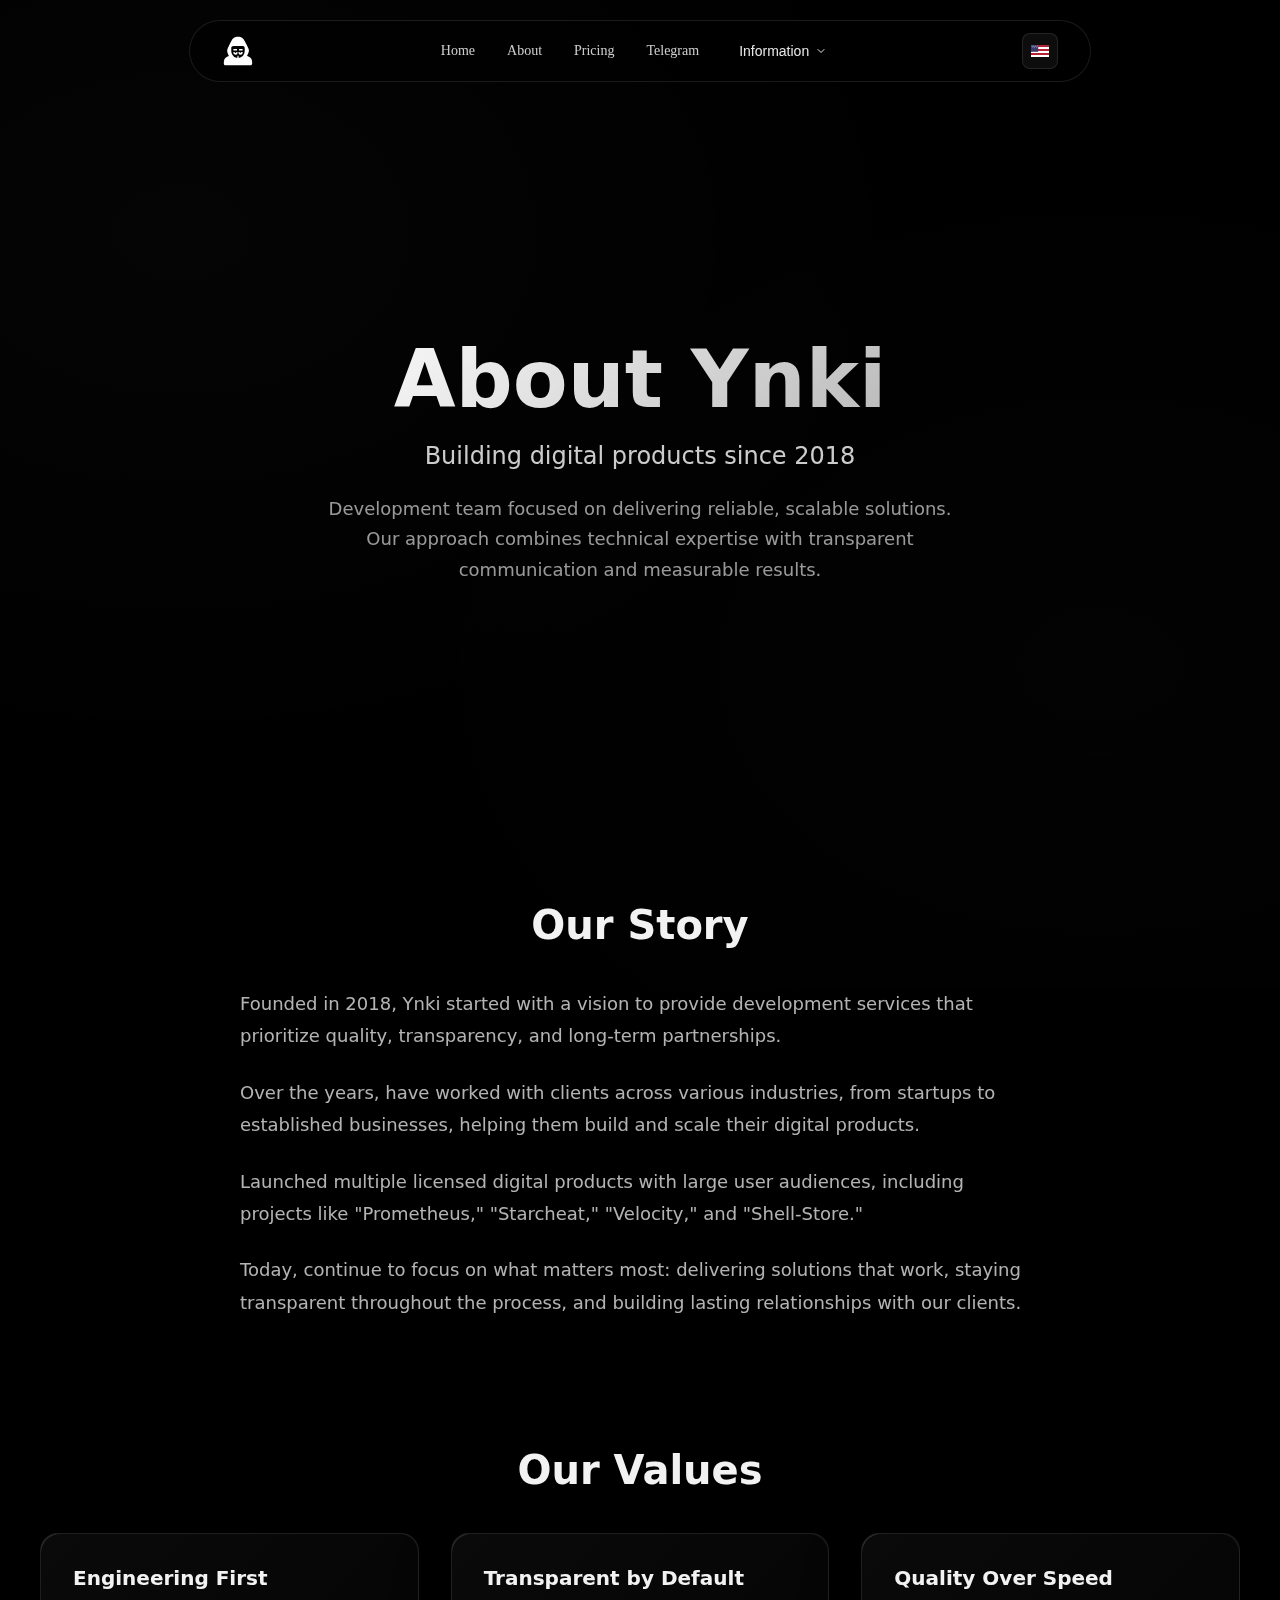
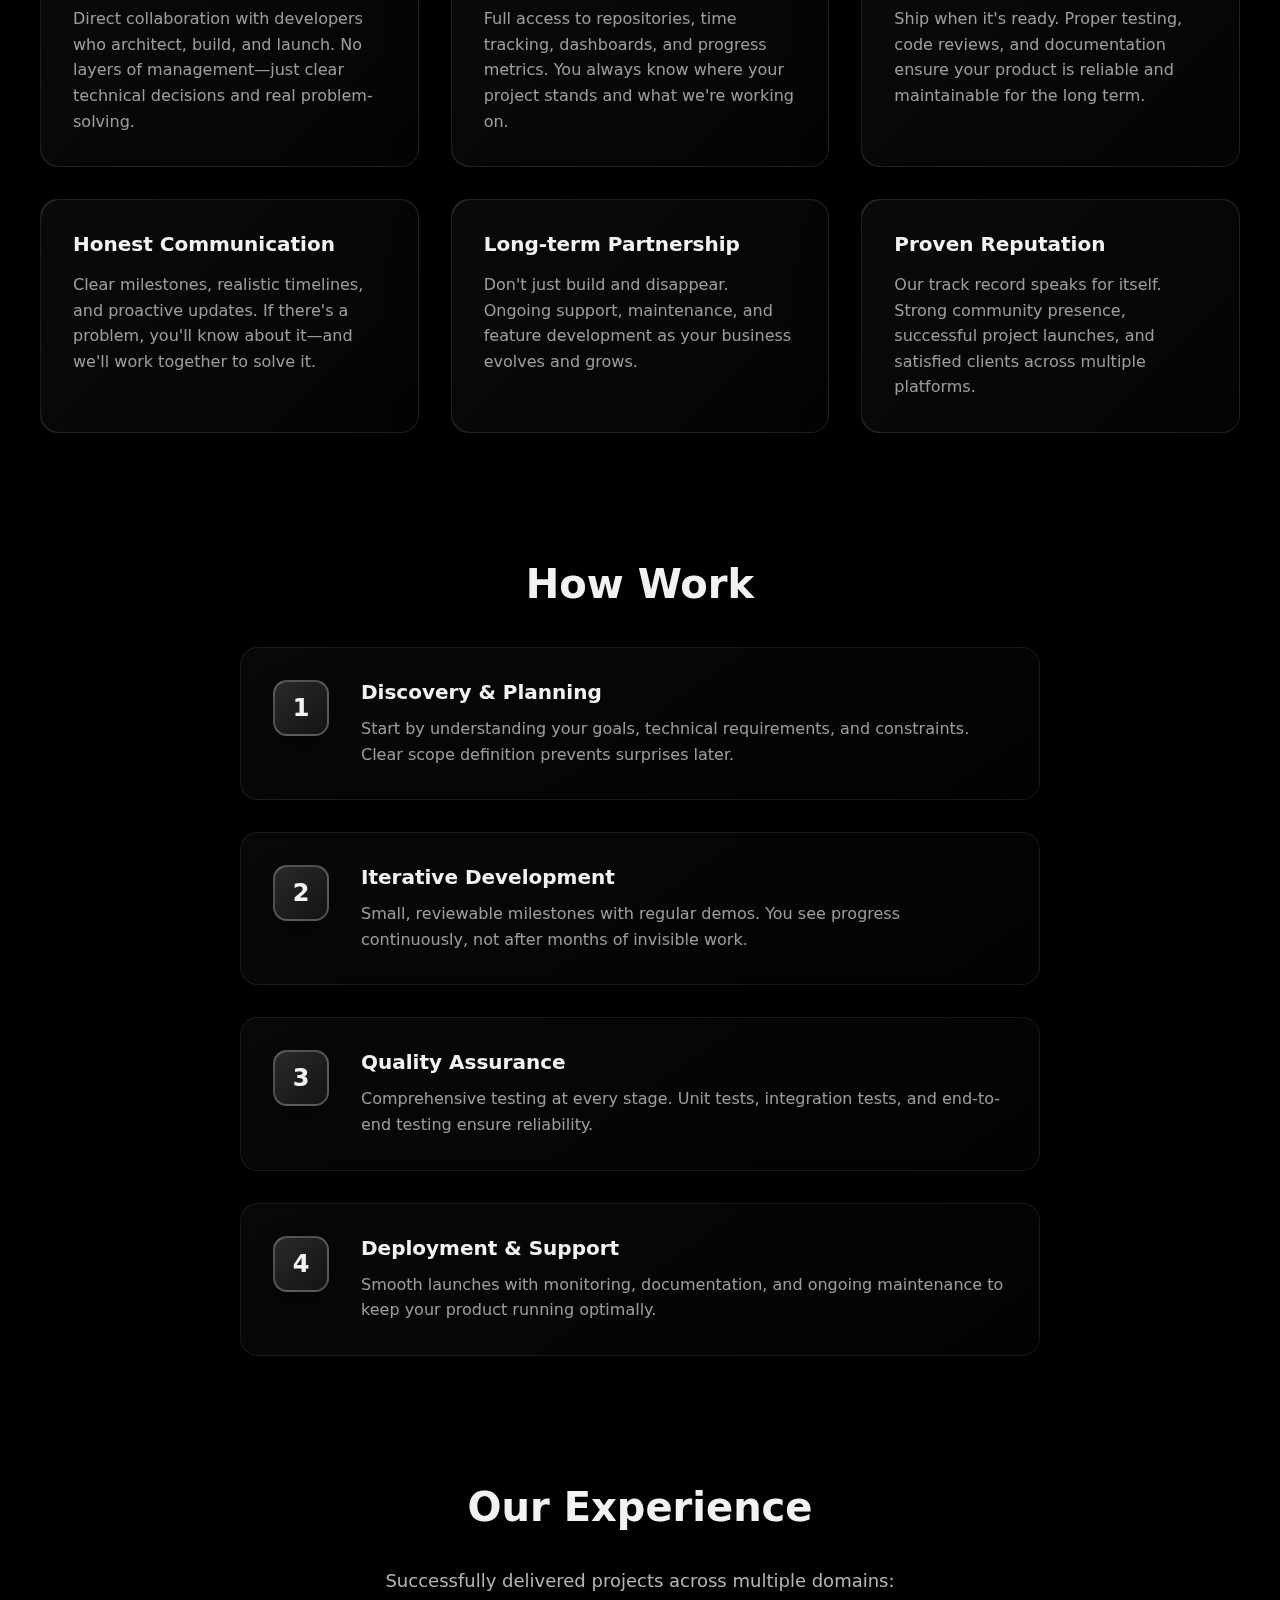
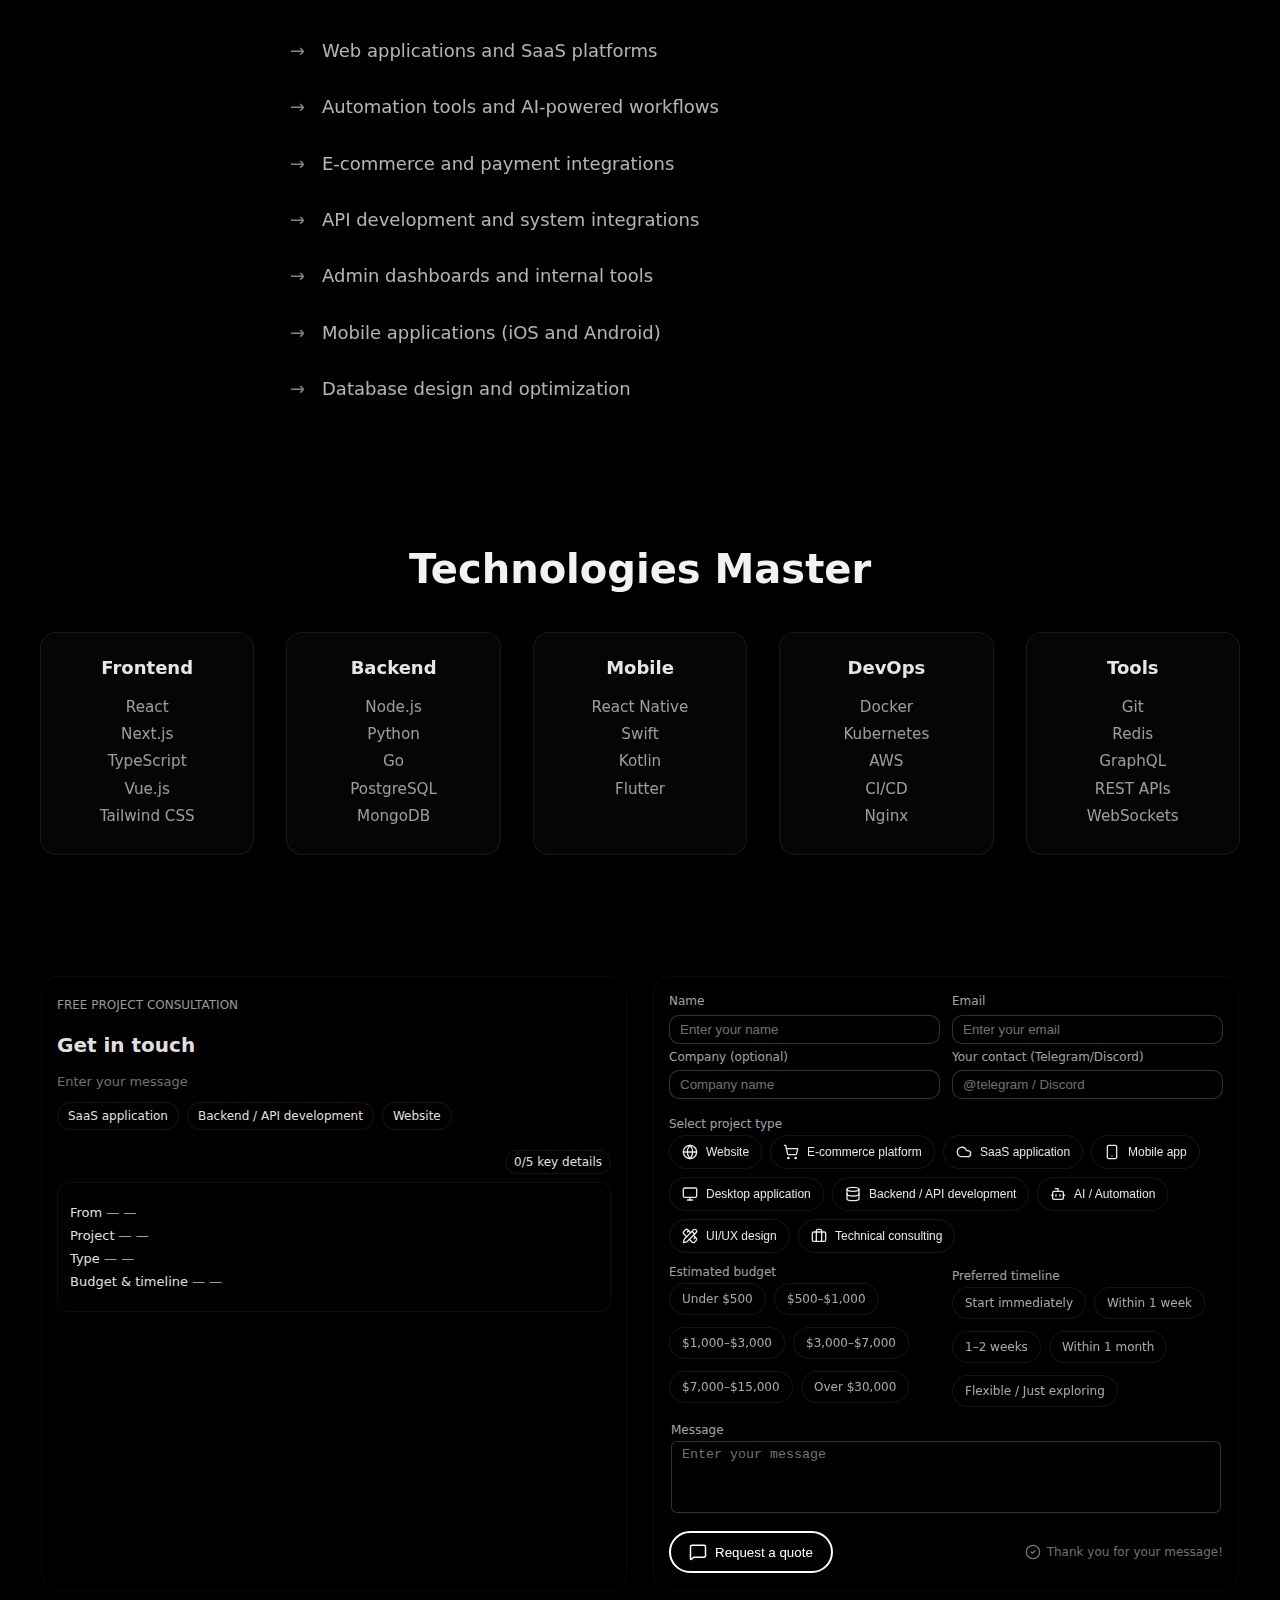
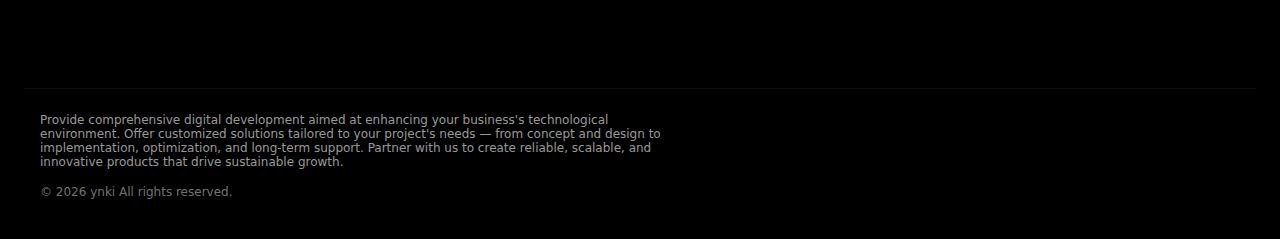
<file: about.html>
<!DOCTYPE html><html><head><meta charSet="utf-8" data-next-head=""/><meta name="viewport" content="width=device-width, initial-scale=1" data-next-head=""/><title data-next-head="">About Us - Ynki | Professional Developer</title><meta name="description" content="Learn about Ynki development. Since 2018, we deliver professional software solutions with transparent processes, expert developers, and proven track record across diverse industries." data-next-head=""/><meta name="keywords" content="about us, development team, company story, company values, development experience, professional development" data-next-head=""/><meta name="robots" content="index,follow" data-next-head=""/><meta name="author" content="Ynki" data-next-head=""/><meta property="og:type" content="website" data-next-head=""/><meta property="og:title" content="About Us - Ynki | Professional Developer" data-next-head=""/><meta property="og:description" content="Learn about Ynki development. Since 2018, we deliver professional software solutions with transparent processes, expert developers, and proven track record across diverse industries." data-next-head=""/><meta property="og:url" content="https://ynki.website/about" data-next-head=""/><meta property="og:image" content="https://ynki.website/favicon.svg" data-next-head=""/><meta property="og:site_name" content="Ynki" data-next-head=""/><meta name="twitter:card" content="summary_large_image" data-next-head=""/><meta name="twitter:title" content="About Us - Ynki | Professional Developer" data-next-head=""/><meta name="twitter:description" content="Learn about Ynki development. Since 2018, we deliver professional software solutions with transparent processes, expert developers, and proven track record across diverse industries." data-next-head=""/><meta name="twitter:image" content="https://ynki.website/favicon.svg" data-next-head=""/><link rel="canonical" href="https://ynki.website/about" data-next-head=""/><link rel="icon" href="/favicon.svg" type="image/png" data-next-head=""/><link rel="preload" href="./_next/static/chunks/1f79083913746a0a.css" as="style"/><script type="application/ld+json" data-next-head="">{"@context":"https://schema.org","@graph":[{"@type":"AboutPage","@id":"https://ynki.website/about#aboutpage","name":"About Ynki","description":"Learn about Ynki development. Since 2018, we deliver professional software solutions with transparent processes, expert developers, and proven track record across diverse industries.","url":"https://ynki.website/about","mainEntity":{"@type":"Organization","@id":"https://ynki.website/#organization","name":"Ynki"}},{"@type":"BreadcrumbList","itemListElement":[{"@type":"ListItem","position":1,"name":"Home","item":"https://ynki.website/"},{"@type":"ListItem","position":2,"name":"About Ynki","item":"https://ynki.website/about"}]}]}</script><link rel="stylesheet" href="./_next/static/chunks/1f79083913746a0a.css" data-n-p=""/><noscript data-n-css=""></noscript><script src="./_next/static/chunks/4d139d7aebcc8373.js" defer=""></script><script src="./_next/static/chunks/b7a5791f47e3c794.js" defer=""></script><script src="./_next/static/chunks/ea3e0875166e57be.js" defer=""></script><script src="./_next/static/chunks/turbopack-515b6866789c5d66.js" defer=""></script><script src="./_next/static/chunks/843fd4deacf91acd.js" defer=""></script><script src="./_next/static/chunks/ce3fa75331a416ae.js" defer=""></script><script src="./_next/static/chunks/turbopack-60ec04e491950f32.js" defer=""></script><script src="./_next/static/-51tDqUpUGqsexTaLwxpL/_ssgManifest.js" defer=""></script><script src="./_next/static/-51tDqUpUGqsexTaLwxpL/_buildManifest.js" defer=""></script></head><body><link rel="preload" as="image" href="/favicon.svg"/><div id="__next"><nav class="Navbar-module__Ubi64G__navbar "><div class="Navbar-module__Ubi64G__container"><a href="/" class="Navbar-module__Ubi64G__logo" aria-label="Home"><img src="/favicon.svg" alt="Logo" width="32" height="32"/></a><div class="Navbar-module__Ubi64G__nav"><a href="/" class="Navbar-module__Ubi64G__link">Home</a><a href="/about" class="Navbar-module__Ubi64G__link">About</a><a href="/pricing" class="Navbar-module__Ubi64G__link">Pricing</a><a href="https://t.me/ynki01" class="Navbar-module__Ubi64G__link">Telegram</a><div class="Navbar-module__Ubi64G__infoInline"><button type="button" class="Navbar-module__Ubi64G__infoInlineButton" aria-expanded="false" aria-controls="info-panel"><span>Information</span><span class="Navbar-module__Ubi64G__caret " aria-hidden="true"><svg width="12" height="12" viewBox="0 0 24 24" fill="none" xmlns="http://www.w3.org/2000/svg"><path d="M6 9l6 6 6-6" stroke="currentColor" stroke-width="2" stroke-linecap="round" stroke-linejoin="round"></path></svg></span></button></div></div><div class="Navbar-module__Ubi64G__langSwitch"><button type="button" class="Navbar-module__Ubi64G__langToggle" aria-haspopup="menu" aria-expanded="false" title="English (United States)" aria-label="English"><span class="Navbar-module__Ubi64G__flagIcon" aria-hidden="true"><svg width="18" height="12" viewBox="0 0 18 12" xmlns="http://www.w3.org/2000/svg"><rect width="18" height="12" fill="#b22234"></rect><g fill="#fff"><rect y="2" width="18" height="2"></rect><rect y="6" width="18" height="2"></rect><rect y="10" width="18" height="2"></rect></g><rect width="7.2" height="6.8" fill="#3c3b6e"></rect><g fill="#fff"><circle cx="1" cy="1" r="0.4"></circle><circle cx="2.8" cy="1" r="0.4"></circle><circle cx="4.6" cy="1" r="0.4"></circle><circle cx="6.4" cy="1" r="0.4"></circle><circle cx="1.9" cy="2" r="0.4"></circle><circle cx="3.7" cy="2" r="0.4"></circle><circle cx="5.5" cy="2" r="0.4"></circle></g></svg></span></button></div></div></nav><div class="About-module__suJDDW__page"><section class="About-module__suJDDW__hero"><div class="About-module__suJDDW__heroContent"><h1 class="About-module__suJDDW__heroTitle">About Ynki</h1><p class="About-module__suJDDW__heroSubtitle">Building digital products since 2018</p><p class="About-module__suJDDW__heroLead">Development team focused on delivering reliable, scalable solutions. Our approach combines technical expertise with transparent communication and measurable results.</p></div></section><section class="About-module__suJDDW__section"><div class="About-module__suJDDW__container"><h2 class="About-module__suJDDW__sectionTitle">Our Story</h2><div class="About-module__suJDDW__storyContent"><p class="About-module__suJDDW__paragraph">Founded in 2018, Ynki started with a vision to provide development services that prioritize quality, transparency, and long-term partnerships.</p><p class="About-module__suJDDW__paragraph">Over the years, have worked with clients across various industries, from startups to established businesses, helping them build and scale their digital products.</p><p class="About-module__suJDDW__paragraph">Launched multiple licensed digital products with large user audiences, including projects like &quot;Prometheus,&quot; &quot;Starcheat,&quot; &quot;Velocity,&quot; and &quot;Shell-Store.&quot;</p><p class="About-module__suJDDW__paragraph">Today, continue to focus on what matters most: delivering solutions that work, staying transparent throughout the process, and building lasting relationships with our clients.</p></div></div></section><section class="About-module__suJDDW__section"><div class="About-module__suJDDW__container"><h2 class="About-module__suJDDW__sectionTitle">Our Values</h2><div class="About-module__suJDDW__valuesGrid"><div class="About-module__suJDDW__valueCard"><h3 class="About-module__suJDDW__valueTitle">Engineering First</h3><p class="About-module__suJDDW__valueDescription">Direct collaboration with developers who architect, build, and launch. No layers of management—just clear technical decisions and real problem-solving.</p></div><div class="About-module__suJDDW__valueCard"><h3 class="About-module__suJDDW__valueTitle">Transparent by Default</h3><p class="About-module__suJDDW__valueDescription">Full access to repositories, time tracking, dashboards, and progress metrics. You always know where your project stands and what we&#x27;re working on.</p></div><div class="About-module__suJDDW__valueCard"><h3 class="About-module__suJDDW__valueTitle">Quality Over Speed</h3><p class="About-module__suJDDW__valueDescription">Ship when it&#x27;s ready. Proper testing, code reviews, and documentation ensure your product is reliable and maintainable for the long term.</p></div><div class="About-module__suJDDW__valueCard"><h3 class="About-module__suJDDW__valueTitle">Honest Communication</h3><p class="About-module__suJDDW__valueDescription">Clear milestones, realistic timelines, and proactive updates. If there&#x27;s a problem, you&#x27;ll know about it—and we&#x27;ll work together to solve it.</p></div><div class="About-module__suJDDW__valueCard"><h3 class="About-module__suJDDW__valueTitle">Long-term Partnership</h3><p class="About-module__suJDDW__valueDescription">Don&#x27;t just build and disappear. Ongoing support, maintenance, and feature development as your business evolves and grows.</p></div><div class="About-module__suJDDW__valueCard"><h3 class="About-module__suJDDW__valueTitle">Proven Reputation</h3><p class="About-module__suJDDW__valueDescription">Our track record speaks for itself. Strong community presence, successful project launches, and satisfied clients across multiple platforms.</p></div></div></div></section><section class="About-module__suJDDW__section"><div class="About-module__suJDDW__container"><h2 class="About-module__suJDDW__sectionTitle">How Work</h2><div class="About-module__suJDDW__approachSteps"><div class="About-module__suJDDW__approachStep"><div class="About-module__suJDDW__stepNumber">1</div><div class="About-module__suJDDW__stepContent"><h3 class="About-module__suJDDW__stepTitle">Discovery &amp; Planning</h3><p class="About-module__suJDDW__stepDescription">Start by understanding your goals, technical requirements, and constraints. Clear scope definition prevents surprises later.</p></div></div><div class="About-module__suJDDW__approachStep"><div class="About-module__suJDDW__stepNumber">2</div><div class="About-module__suJDDW__stepContent"><h3 class="About-module__suJDDW__stepTitle">Iterative Development</h3><p class="About-module__suJDDW__stepDescription">Small, reviewable milestones with regular demos. You see progress continuously, not after months of invisible work.</p></div></div><div class="About-module__suJDDW__approachStep"><div class="About-module__suJDDW__stepNumber">3</div><div class="About-module__suJDDW__stepContent"><h3 class="About-module__suJDDW__stepTitle">Quality Assurance</h3><p class="About-module__suJDDW__stepDescription">Comprehensive testing at every stage. Unit tests, integration tests, and end-to-end testing ensure reliability.</p></div></div><div class="About-module__suJDDW__approachStep"><div class="About-module__suJDDW__stepNumber">4</div><div class="About-module__suJDDW__stepContent"><h3 class="About-module__suJDDW__stepTitle">Deployment &amp; Support</h3><p class="About-module__suJDDW__stepDescription">Smooth launches with monitoring, documentation, and ongoing maintenance to keep your product running optimally.</p></div></div></div></div></section><section class="About-module__suJDDW__section"><div class="About-module__suJDDW__container"><h2 class="About-module__suJDDW__sectionTitle">Our Experience</h2><p class="About-module__suJDDW__experienceText">Successfully delivered projects across multiple domains:</p><ul class="About-module__suJDDW__experienceList"><li class="About-module__suJDDW__experienceItem">Web applications and SaaS platforms</li><li class="About-module__suJDDW__experienceItem">Automation tools and AI-powered workflows</li><li class="About-module__suJDDW__experienceItem">E-commerce and payment integrations</li><li class="About-module__suJDDW__experienceItem">API development and system integrations</li><li class="About-module__suJDDW__experienceItem">Admin dashboards and internal tools</li><li class="About-module__suJDDW__experienceItem">Mobile applications (iOS and Android)</li><li class="About-module__suJDDW__experienceItem">Database design and optimization</li></ul></div></section><section class="About-module__suJDDW__section"><div class="About-module__suJDDW__container"><h2 class="About-module__suJDDW__sectionTitle">Technologies Master</h2><div class="About-module__suJDDW__techGrid"><div class="About-module__suJDDW__techCategory"><h3 class="About-module__suJDDW__techCategoryTitle">Frontend</h3><ul class="About-module__suJDDW__techList"><li class="About-module__suJDDW__techItem">React</li><li class="About-module__suJDDW__techItem">Next.js</li><li class="About-module__suJDDW__techItem">TypeScript</li><li class="About-module__suJDDW__techItem">Vue.js</li><li class="About-module__suJDDW__techItem">Tailwind CSS</li></ul></div><div class="About-module__suJDDW__techCategory"><h3 class="About-module__suJDDW__techCategoryTitle">Backend</h3><ul class="About-module__suJDDW__techList"><li class="About-module__suJDDW__techItem">Node.js</li><li class="About-module__suJDDW__techItem">Python</li><li class="About-module__suJDDW__techItem">Go</li><li class="About-module__suJDDW__techItem">PostgreSQL</li><li class="About-module__suJDDW__techItem">MongoDB</li></ul></div><div class="About-module__suJDDW__techCategory"><h3 class="About-module__suJDDW__techCategoryTitle">Mobile</h3><ul class="About-module__suJDDW__techList"><li class="About-module__suJDDW__techItem">React Native</li><li class="About-module__suJDDW__techItem">Swift</li><li class="About-module__suJDDW__techItem">Kotlin</li><li class="About-module__suJDDW__techItem">Flutter</li></ul></div><div class="About-module__suJDDW__techCategory"><h3 class="About-module__suJDDW__techCategoryTitle">DevOps</h3><ul class="About-module__suJDDW__techList"><li class="About-module__suJDDW__techItem">Docker</li><li class="About-module__suJDDW__techItem">Kubernetes</li><li class="About-module__suJDDW__techItem">AWS</li><li class="About-module__suJDDW__techItem">CI/CD</li><li class="About-module__suJDDW__techItem">Nginx</li></ul></div><div class="About-module__suJDDW__techCategory"><h3 class="About-module__suJDDW__techCategoryTitle">Tools</h3><ul class="About-module__suJDDW__techList"><li class="About-module__suJDDW__techItem">Git</li><li class="About-module__suJDDW__techItem">Redis</li><li class="About-module__suJDDW__techItem">GraphQL</li><li class="About-module__suJDDW__techItem">REST APIs</li><li class="About-module__suJDDW__techItem">WebSockets</li></ul></div></div></div></section><div id="contact"><section id="plan" class="Contact-module__5phd-G__container" aria-label="Free project consultation"><div class="Contact-module__5phd-G__grid"><aside class="Contact-module__5phd-G__summary"><div class="Contact-module__5phd-G__summaryHeader"><span class="Contact-module__5phd-G__summaryBadge">FREE PROJECT CONSULTATION</span><h2 class="Contact-module__5phd-G__summaryTitle">Get in touch</h2><p class="Contact-module__5phd-G__summarySubtitle">Enter your message</p><div class="Contact-module__5phd-G__summaryTabs"><span class="Contact-module__5phd-G__tab">SaaS application</span><span class="Contact-module__5phd-G__tab">Backend / API development</span><span class="Contact-module__5phd-G__tab">Website</span></div></div><div class="Contact-module__5phd-G__summaryBody"><div class="Contact-module__5phd-G__kpiRow"><span class="Contact-module__5phd-G__kpiText">0<!-- -->/5 <!-- -->key details</span></div><div class="Contact-module__5phd-G__summaryCard"><ul class="Contact-module__5phd-G__summaryList"><li><strong>From</strong> — <!-- -->—</li><li><strong>Project</strong> — <!-- -->—</li><li><strong>Type</strong> — <!-- -->—</li><li><strong>Budget &amp; timeline</strong> — <!-- -->—</li></ul></div></div></aside><form class="Contact-module__5phd-G__form"><div class="Contact-module__5phd-G__row2"><div class="Contact-module__5phd-G__field"><label>Name</label><input data-field="name" type="text" placeholder="Enter your name" value=""/></div><div class="Contact-module__5phd-G__field"><label>Email</label><input data-field="email" type="email" placeholder="Enter your email" value=""/></div></div><div class="Contact-module__5phd-G__row2"><div class="Contact-module__5phd-G__field"><label>Company (optional)</label><input type="text" placeholder="Company name" value=""/></div><div class="Contact-module__5phd-G__field"><label>Your contact (Telegram/Discord)</label><input data-field="contact" type="text" placeholder="@telegram / Discord" value=""/></div></div><div class="Contact-module__5phd-G__group"><label>Select project type</label><div class="Contact-module__5phd-G__chips"><button type="button" aria-pressed="false" class="Contact-module__5phd-G__chip "><svg xmlns="http://www.w3.org/2000/svg" width="24" height="24" viewBox="0 0 24 24" fill="none" stroke="currentColor" stroke-width="2" stroke-linecap="round" stroke-linejoin="round" class="lucide lucide-globe Contact-module__5phd-G__chipIcon" aria-hidden="true"><circle cx="12" cy="12" r="10"></circle><path d="M12 2a14.5 14.5 0 0 0 0 20 14.5 14.5 0 0 0 0-20"></path><path d="M2 12h20"></path></svg><span class="Contact-module__5phd-G__chipLabel">Website</span></button><button type="button" aria-pressed="false" class="Contact-module__5phd-G__chip "><svg xmlns="http://www.w3.org/2000/svg" width="24" height="24" viewBox="0 0 24 24" fill="none" stroke="currentColor" stroke-width="2" stroke-linecap="round" stroke-linejoin="round" class="lucide lucide-shopping-cart Contact-module__5phd-G__chipIcon" aria-hidden="true"><circle cx="8" cy="21" r="1"></circle><circle cx="19" cy="21" r="1"></circle><path d="M2.05 2.05h2l2.66 12.42a2 2 0 0 0 2 1.58h9.78a2 2 0 0 0 1.95-1.57l1.65-7.43H5.12"></path></svg><span class="Contact-module__5phd-G__chipLabel">E-commerce platform</span></button><button type="button" aria-pressed="false" class="Contact-module__5phd-G__chip "><svg xmlns="http://www.w3.org/2000/svg" width="24" height="24" viewBox="0 0 24 24" fill="none" stroke="currentColor" stroke-width="2" stroke-linecap="round" stroke-linejoin="round" class="lucide lucide-cloud Contact-module__5phd-G__chipIcon" aria-hidden="true"><path d="M17.5 19H9a7 7 0 1 1 6.71-9h1.79a4.5 4.5 0 1 1 0 9Z"></path></svg><span class="Contact-module__5phd-G__chipLabel">SaaS application</span></button><button type="button" aria-pressed="false" class="Contact-module__5phd-G__chip "><svg xmlns="http://www.w3.org/2000/svg" width="24" height="24" viewBox="0 0 24 24" fill="none" stroke="currentColor" stroke-width="2" stroke-linecap="round" stroke-linejoin="round" class="lucide lucide-smartphone Contact-module__5phd-G__chipIcon" aria-hidden="true"><rect width="14" height="20" x="5" y="2" rx="2" ry="2"></rect><path d="M12 18h.01"></path></svg><span class="Contact-module__5phd-G__chipLabel">Mobile app</span></button><button type="button" aria-pressed="false" class="Contact-module__5phd-G__chip "><svg xmlns="http://www.w3.org/2000/svg" width="24" height="24" viewBox="0 0 24 24" fill="none" stroke="currentColor" stroke-width="2" stroke-linecap="round" stroke-linejoin="round" class="lucide lucide-monitor Contact-module__5phd-G__chipIcon" aria-hidden="true"><rect width="20" height="14" x="2" y="3" rx="2"></rect><line x1="8" x2="16" y1="21" y2="21"></line><line x1="12" x2="12" y1="17" y2="21"></line></svg><span class="Contact-module__5phd-G__chipLabel">Desktop application</span></button><button type="button" aria-pressed="false" class="Contact-module__5phd-G__chip "><svg xmlns="http://www.w3.org/2000/svg" width="24" height="24" viewBox="0 0 24 24" fill="none" stroke="currentColor" stroke-width="2" stroke-linecap="round" stroke-linejoin="round" class="lucide lucide-database Contact-module__5phd-G__chipIcon" aria-hidden="true"><ellipse cx="12" cy="5" rx="9" ry="3"></ellipse><path d="M3 5V19A9 3 0 0 0 21 19V5"></path><path d="M3 12A9 3 0 0 0 21 12"></path></svg><span class="Contact-module__5phd-G__chipLabel">Backend / API development</span></button><button type="button" aria-pressed="false" class="Contact-module__5phd-G__chip "><svg xmlns="http://www.w3.org/2000/svg" width="24" height="24" viewBox="0 0 24 24" fill="none" stroke="currentColor" stroke-width="2" stroke-linecap="round" stroke-linejoin="round" class="lucide lucide-bot Contact-module__5phd-G__chipIcon" aria-hidden="true"><path d="M12 8V4H8"></path><rect width="16" height="12" x="4" y="8" rx="2"></rect><path d="M2 14h2"></path><path d="M20 14h2"></path><path d="M15 13v2"></path><path d="M9 13v2"></path></svg><span class="Contact-module__5phd-G__chipLabel">AI / Automation</span></button><button type="button" aria-pressed="false" class="Contact-module__5phd-G__chip "><svg xmlns="http://www.w3.org/2000/svg" width="24" height="24" viewBox="0 0 24 24" fill="none" stroke="currentColor" stroke-width="2" stroke-linecap="round" stroke-linejoin="round" class="lucide lucide-pencil-ruler Contact-module__5phd-G__chipIcon" aria-hidden="true"><path d="M13 7 8.7 2.7a2.41 2.41 0 0 0-3.4 0L2.7 5.3a2.41 2.41 0 0 0 0 3.4L7 13"></path><path d="m8 6 2-2"></path><path d="m18 16 2-2"></path><path d="m17 11 4.3 4.3c.94.94.94 2.46 0 3.4l-2.6 2.6c-.94.94-2.46.94-3.4 0L11 17"></path><path d="M21.174 6.812a1 1 0 0 0-3.986-3.987L3.842 16.174a2 2 0 0 0-.5.83l-1.321 4.352a.5.5 0 0 0 .623.622l4.353-1.32a2 2 0 0 0 .83-.497z"></path><path d="m15 5 4 4"></path></svg><span class="Contact-module__5phd-G__chipLabel">UI/UX design</span></button><button type="button" aria-pressed="false" class="Contact-module__5phd-G__chip "><svg xmlns="http://www.w3.org/2000/svg" width="24" height="24" viewBox="0 0 24 24" fill="none" stroke="currentColor" stroke-width="2" stroke-linecap="round" stroke-linejoin="round" class="lucide lucide-briefcase Contact-module__5phd-G__chipIcon" aria-hidden="true"><path d="M16 20V4a2 2 0 0 0-2-2h-4a2 2 0 0 0-2 2v16"></path><rect width="20" height="14" x="2" y="6" rx="2"></rect></svg><span class="Contact-module__5phd-G__chipLabel">Technical consulting</span></button></div></div><div class="Contact-module__5phd-G__row2"><div class="Contact-module__5phd-G__group"><label>Estimated budget</label><div class="Contact-module__5phd-G__radios"><label class="Contact-module__5phd-G__radio"><input type="radio" name="budget" value="under-500"/><span>Under $500</span></label><label class="Contact-module__5phd-G__radio"><input type="radio" name="budget" value="500-1000"/><span>$500–$1,000</span></label><label class="Contact-module__5phd-G__radio"><input type="radio" name="budget" value="1000-3000"/><span>$1,000–$3,000</span></label><label class="Contact-module__5phd-G__radio"><input type="radio" name="budget" value="3000-7000"/><span>$3,000–$7,000</span></label><label class="Contact-module__5phd-G__radio"><input type="radio" name="budget" value="7000-15000"/><span>$7,000–$15,000</span></label><label class="Contact-module__5phd-G__radio"><input type="radio" name="budget" value="over-30000"/><span>Over $30,000</span></label></div></div><div class="Contact-module__5phd-G__group"><label>Preferred timeline</label><div class="Contact-module__5phd-G__radios"><label class="Contact-module__5phd-G__radio"><input type="radio" name="timeline" value="now"/><span>Start immediately</span></label><label class="Contact-module__5phd-G__radio"><input type="radio" name="timeline" value="week"/><span>Within 1 week</span></label><label class="Contact-module__5phd-G__radio"><input type="radio" name="timeline" value="1-2-weeks"/><span>1–2 weeks</span></label><label class="Contact-module__5phd-G__radio"><input type="radio" name="timeline" value="month"/><span>Within 1 month</span></label><label class="Contact-module__5phd-G__radio"><input type="radio" name="timeline" value="flex"/><span>Flexible / Just exploring</span></label></div></div></div><div class="Contact-module__5phd-G__group Contact-module__5phd-G__message"><label>Message</label><textarea data-field="message" placeholder="Enter your message" rows="4"></textarea></div><div class="Contact-module__5phd-G__ctaRow"><button class="Contact-module__5phd-G__cta " type="submit" aria-disabled="false"><svg xmlns="http://www.w3.org/2000/svg" width="24" height="24" viewBox="0 0 24 24" fill="none" stroke="currentColor" stroke-width="2" stroke-linecap="round" stroke-linejoin="round" class="lucide lucide-message-square" aria-hidden="true"><path d="M22 17a2 2 0 0 1-2 2H6.828a2 2 0 0 0-1.414.586l-2.202 2.202A.71.71 0 0 1 2 21.286V5a2 2 0 0 1 2-2h16a2 2 0 0 1 2 2z"></path></svg><span>Request a quote</span></button><div class="Contact-module__5phd-G__thanks"><svg xmlns="http://www.w3.org/2000/svg" width="24" height="24" viewBox="0 0 24 24" fill="none" stroke="currentColor" stroke-width="2" stroke-linecap="round" stroke-linejoin="round" class="lucide lucide-circle-check" aria-hidden="true"><circle cx="12" cy="12" r="10"></circle><path d="m9 12 2 2 4-4"></path></svg><span>Thank you for your message!</span></div></div></form></div></section></div><footer class="Footer-module__bU2TmW__container" aria-label="Site footer"><div class="Footer-module__bU2TmW__inner"><div class="Footer-module__bU2TmW__brand"><div class="Footer-module__bU2TmW__meta"><div class="Footer-module__bU2TmW__subtitle">Provide comprehensive digital development aimed at enhancing your business&#x27;s technological environment. Offer customized solutions tailored to your project&#x27;s needs — from concept and design to implementation, optimization, and long-term support. Partner with us to create reliable, scalable, and innovative products that drive sustainable growth.</div></div></div></div><div class="Footer-module__bU2TmW__copyRow"><span class="Footer-module__bU2TmW__copy">© <!-- -->2025<!-- --> ynki <!-- -->All rights reserved.</span></div></footer></div></div><script id="__NEXT_DATA__" type="application/json">{"props":{"pageProps":{"defaultLang":"us"},"__N_SSG":true},"page":"/about","query":{},"buildId":"-51tDqUpUGqsexTaLwxpL","assetPrefix":".","isFallback":false,"gsp":true,"scriptLoader":[]}</script></body></html>
</file>
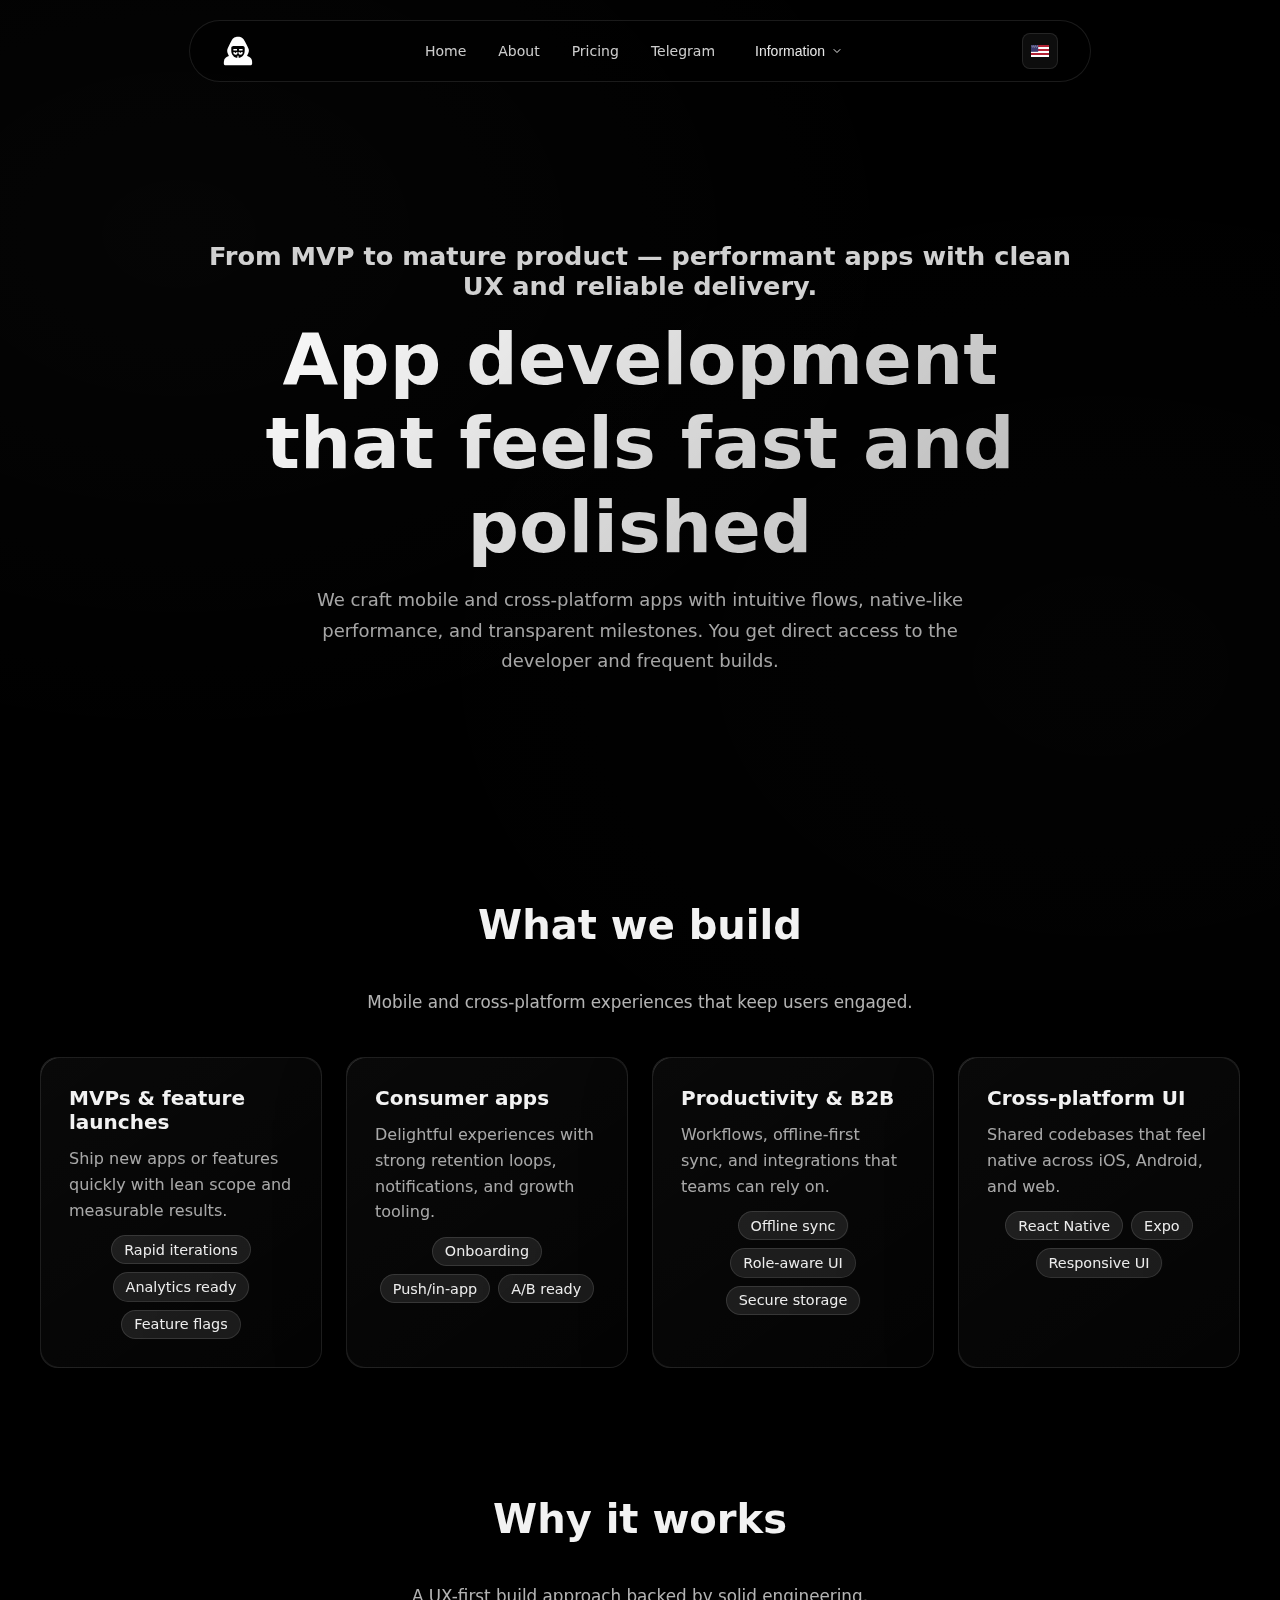
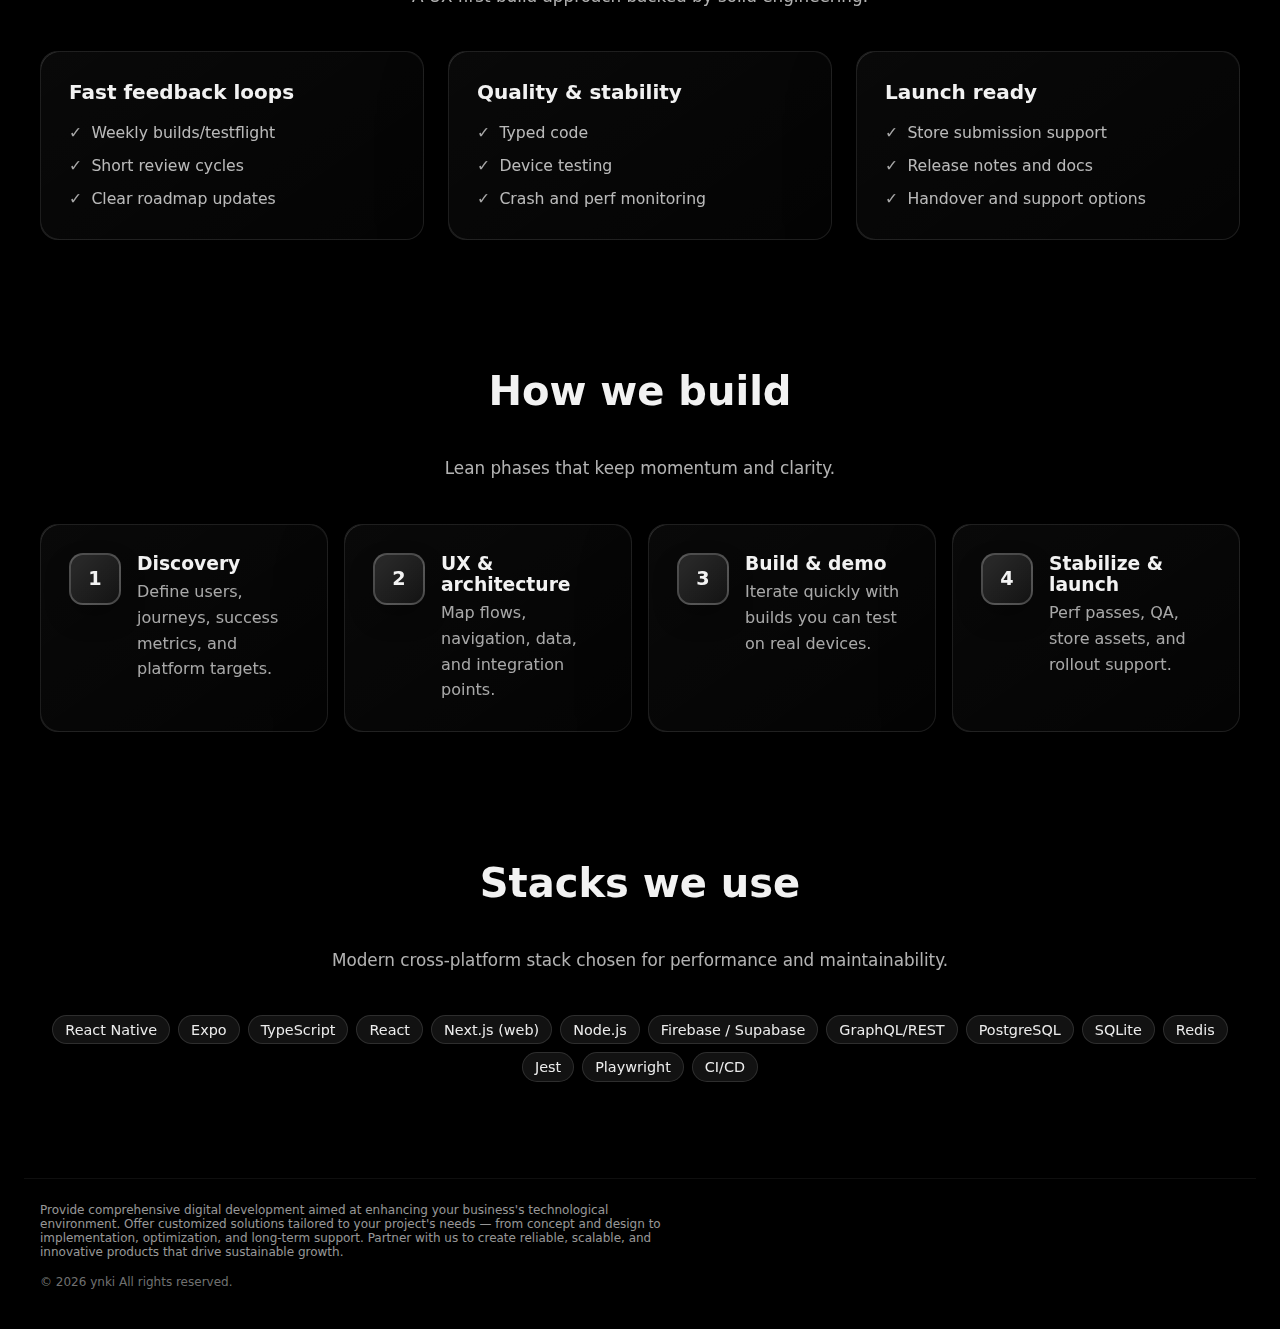
<file: app-development.html>
<!DOCTYPE html><html><head><meta charSet="utf-8" data-next-head=""/><meta name="viewport" content="width=device-width, initial-scale=1" data-next-head=""/><title data-next-head="">App Development | Ynki — Intuitive mobile and cross-platform apps</title><meta name="description" content="Design and build mobile and cross-platform apps with Ynki. Fast iterations, polished UX, solid architecture, and smooth handoff to your team." data-next-head=""/><meta name="robots" content="index,follow,max-image-preview:large,max-snippet:-1,max-video-preview:-1" data-next-head=""/><meta name="theme-color" content="#05050a" data-next-head=""/><meta property="og:type" content="website" data-next-head=""/><meta property="og:title" content="App Development | Ynki — Intuitive mobile and cross-platform apps" data-next-head=""/><meta property="og:description" content="Design and build mobile and cross-platform apps with Ynki. Fast iterations, polished UX, solid architecture, and smooth handoff to your team." data-next-head=""/><meta property="og:url" content="https://ynki.website/app-development" data-next-head=""/><meta property="og:image" content="https://ynki.website/favicon.svg" data-next-head=""/><meta property="og:site_name" content="Ynki" data-next-head=""/><meta name="twitter:card" content="summary_large_image" data-next-head=""/><meta name="twitter:title" content="App Development | Ynki — Intuitive mobile and cross-platform apps" data-next-head=""/><meta name="twitter:description" content="Design and build mobile and cross-platform apps with Ynki. Fast iterations, polished UX, solid architecture, and smooth handoff to your team." data-next-head=""/><meta name="twitter:image" content="https://ynki.website/favicon.svg" data-next-head=""/><link rel="canonical" href="https://ynki.website/app-development" data-next-head=""/><link rel="icon" href="/favicon.svg" type="image/svg+xml" sizes="any" data-next-head=""/><link rel="apple-touch-icon" href="/favicon.svg" data-next-head=""/><link rel="preload" href="./_next/static/chunks/1f79083913746a0a.css" as="style"/><link rel="stylesheet" href="./_next/static/chunks/1f79083913746a0a.css" data-n-p=""/><noscript data-n-css=""></noscript><script src="./_next/static/chunks/4d139d7aebcc8373.js" defer=""></script><script src="./_next/static/chunks/b7a5791f47e3c794.js" defer=""></script><script src="./_next/static/chunks/ea3e0875166e57be.js" defer=""></script><script src="./_next/static/chunks/turbopack-515b6866789c5d66.js" defer=""></script><script src="./_next/static/chunks/d159b5bcba7624f5.js" defer=""></script><script src="./_next/static/chunks/ce3fa75331a416ae.js" defer=""></script><script src="./_next/static/chunks/turbopack-631c234ad9da1357.js" defer=""></script><script src="./_next/static/-51tDqUpUGqsexTaLwxpL/_ssgManifest.js" defer=""></script><script src="./_next/static/-51tDqUpUGqsexTaLwxpL/_buildManifest.js" defer=""></script></head><body><link rel="preload" as="image" href="/favicon.svg"/><div id="__next"><div class="AppDevelopment-module__29pAgq__page"><nav class="Navbar-module__Ubi64G__navbar "><div class="Navbar-module__Ubi64G__container"><a href="/" class="Navbar-module__Ubi64G__logo" aria-label="Home"><img src="/favicon.svg" alt="Logo" width="32" height="32"/></a><div class="Navbar-module__Ubi64G__nav"><a href="/" class="Navbar-module__Ubi64G__link">Home</a><a href="/about" class="Navbar-module__Ubi64G__link">About</a><a href="/pricing" class="Navbar-module__Ubi64G__link">Pricing</a><a href="https://t.me/ynki01" class="Navbar-module__Ubi64G__link">Telegram</a><div class="Navbar-module__Ubi64G__infoInline"><button type="button" class="Navbar-module__Ubi64G__infoInlineButton" aria-expanded="false" aria-controls="info-panel"><span>Information</span><span class="Navbar-module__Ubi64G__caret " aria-hidden="true"><svg width="12" height="12" viewBox="0 0 24 24" fill="none" xmlns="http://www.w3.org/2000/svg"><path d="M6 9l6 6 6-6" stroke="currentColor" stroke-width="2" stroke-linecap="round" stroke-linejoin="round"></path></svg></span></button></div></div><div class="Navbar-module__Ubi64G__langSwitch"><button type="button" class="Navbar-module__Ubi64G__langToggle" aria-haspopup="menu" aria-expanded="false" title="English (United States)" aria-label="English"><span class="Navbar-module__Ubi64G__flagIcon" aria-hidden="true"><svg width="18" height="12" viewBox="0 0 18 12" xmlns="http://www.w3.org/2000/svg"><rect width="18" height="12" fill="#b22234"></rect><g fill="#fff"><rect y="2" width="18" height="2"></rect><rect y="6" width="18" height="2"></rect><rect y="10" width="18" height="2"></rect></g><rect width="7.2" height="6.8" fill="#3c3b6e"></rect><g fill="#fff"><circle cx="1" cy="1" r="0.4"></circle><circle cx="2.8" cy="1" r="0.4"></circle><circle cx="4.6" cy="1" r="0.4"></circle><circle cx="6.4" cy="1" r="0.4"></circle><circle cx="1.9" cy="2" r="0.4"></circle><circle cx="3.7" cy="2" r="0.4"></circle><circle cx="5.5" cy="2" r="0.4"></circle></g></svg></span></button></div></div></nav><main><section class="AppDevelopment-module__29pAgq__hero"><div class="AppDevelopment-module__29pAgq__heroContent"><p class="AppDevelopment-module__29pAgq__heroSubtitle">From MVP to mature product — performant apps with clean UX and reliable delivery.</p><h1 class="AppDevelopment-module__29pAgq__heroTitle">App development that feels fast and polished</h1><p class="AppDevelopment-module__29pAgq__heroLead">We craft mobile and cross-platform apps with intuitive flows, native-like performance, and transparent milestones. You get direct access to the developer and frequent builds.</p></div></section><section class="AppDevelopment-module__29pAgq__section"><div class="AppDevelopment-module__29pAgq__container"><h2 class="AppDevelopment-module__29pAgq__sectionTitle">What we build</h2><p class="AppDevelopment-module__29pAgq__sectionLead">Mobile and cross-platform experiences that keep users engaged.</p><div class="AppDevelopment-module__29pAgq__grid"><article class="AppDevelopment-module__29pAgq__card"><h3 class="AppDevelopment-module__29pAgq__cardTitle">MVPs &amp; feature launches</h3><p class="AppDevelopment-module__29pAgq__cardDesc">Ship new apps or features quickly with lean scope and measurable results.</p><div class="AppDevelopment-module__29pAgq__pillRow"><span class="AppDevelopment-module__29pAgq__pill">Rapid iterations</span><span class="AppDevelopment-module__29pAgq__pill">Analytics ready</span><span class="AppDevelopment-module__29pAgq__pill">Feature flags</span></div></article><article class="AppDevelopment-module__29pAgq__card"><h3 class="AppDevelopment-module__29pAgq__cardTitle">Consumer apps</h3><p class="AppDevelopment-module__29pAgq__cardDesc">Delightful experiences with strong retention loops, notifications, and growth tooling.</p><div class="AppDevelopment-module__29pAgq__pillRow"><span class="AppDevelopment-module__29pAgq__pill">Onboarding</span><span class="AppDevelopment-module__29pAgq__pill">Push/in-app</span><span class="AppDevelopment-module__29pAgq__pill">A/B ready</span></div></article><article class="AppDevelopment-module__29pAgq__card"><h3 class="AppDevelopment-module__29pAgq__cardTitle">Productivity &amp; B2B</h3><p class="AppDevelopment-module__29pAgq__cardDesc">Workflows, offline-first sync, and integrations that teams can rely on.</p><div class="AppDevelopment-module__29pAgq__pillRow"><span class="AppDevelopment-module__29pAgq__pill">Offline sync</span><span class="AppDevelopment-module__29pAgq__pill">Role-aware UI</span><span class="AppDevelopment-module__29pAgq__pill">Secure storage</span></div></article><article class="AppDevelopment-module__29pAgq__card"><h3 class="AppDevelopment-module__29pAgq__cardTitle">Cross-platform UI</h3><p class="AppDevelopment-module__29pAgq__cardDesc">Shared codebases that feel native across iOS, Android, and web.</p><div class="AppDevelopment-module__29pAgq__pillRow"><span class="AppDevelopment-module__29pAgq__pill">React Native</span><span class="AppDevelopment-module__29pAgq__pill">Expo</span><span class="AppDevelopment-module__29pAgq__pill">Responsive UI</span></div></article></div></div></section><section class="AppDevelopment-module__29pAgq__section"><div class="AppDevelopment-module__29pAgq__container"><h2 class="AppDevelopment-module__29pAgq__sectionTitle">Why it works</h2><p class="AppDevelopment-module__29pAgq__sectionLead">A UX-first build approach backed by solid engineering.</p><div class="AppDevelopment-module__29pAgq__columns"><article class="AppDevelopment-module__29pAgq__card"><h3 class="AppDevelopment-module__29pAgq__cardTitle">Fast feedback loops</h3><ul class="AppDevelopment-module__29pAgq__list"><li class="AppDevelopment-module__29pAgq__listItem">Weekly builds/testflight</li><li class="AppDevelopment-module__29pAgq__listItem">Short review cycles</li><li class="AppDevelopment-module__29pAgq__listItem">Clear roadmap updates</li></ul></article><article class="AppDevelopment-module__29pAgq__card"><h3 class="AppDevelopment-module__29pAgq__cardTitle">Quality &amp; stability</h3><ul class="AppDevelopment-module__29pAgq__list"><li class="AppDevelopment-module__29pAgq__listItem">Typed code</li><li class="AppDevelopment-module__29pAgq__listItem">Device testing</li><li class="AppDevelopment-module__29pAgq__listItem">Crash and perf monitoring</li></ul></article><article class="AppDevelopment-module__29pAgq__card"><h3 class="AppDevelopment-module__29pAgq__cardTitle">Launch ready</h3><ul class="AppDevelopment-module__29pAgq__list"><li class="AppDevelopment-module__29pAgq__listItem">Store submission support</li><li class="AppDevelopment-module__29pAgq__listItem">Release notes and docs</li><li class="AppDevelopment-module__29pAgq__listItem">Handover and support options</li></ul></article></div></div></section><section class="AppDevelopment-module__29pAgq__section"><div class="AppDevelopment-module__29pAgq__container"><h2 class="AppDevelopment-module__29pAgq__sectionTitle">How we build</h2><p class="AppDevelopment-module__29pAgq__sectionLead">Lean phases that keep momentum and clarity.</p><div class="AppDevelopment-module__29pAgq__processGrid"><article class="AppDevelopment-module__29pAgq__card AppDevelopment-module__29pAgq__stepCard"><div class="AppDevelopment-module__29pAgq__stepNumber">1</div><div class="AppDevelopment-module__29pAgq__stepBody"><h3 class="AppDevelopment-module__29pAgq__stepTitle">Discovery</h3><p class="AppDevelopment-module__29pAgq__stepDesc">Define users, journeys, success metrics, and platform targets.</p></div></article><article class="AppDevelopment-module__29pAgq__card AppDevelopment-module__29pAgq__stepCard"><div class="AppDevelopment-module__29pAgq__stepNumber">2</div><div class="AppDevelopment-module__29pAgq__stepBody"><h3 class="AppDevelopment-module__29pAgq__stepTitle">UX &amp; architecture</h3><p class="AppDevelopment-module__29pAgq__stepDesc">Map flows, navigation, data, and integration points.</p></div></article><article class="AppDevelopment-module__29pAgq__card AppDevelopment-module__29pAgq__stepCard"><div class="AppDevelopment-module__29pAgq__stepNumber">3</div><div class="AppDevelopment-module__29pAgq__stepBody"><h3 class="AppDevelopment-module__29pAgq__stepTitle">Build &amp; demo</h3><p class="AppDevelopment-module__29pAgq__stepDesc">Iterate quickly with builds you can test on real devices.</p></div></article><article class="AppDevelopment-module__29pAgq__card AppDevelopment-module__29pAgq__stepCard"><div class="AppDevelopment-module__29pAgq__stepNumber">4</div><div class="AppDevelopment-module__29pAgq__stepBody"><h3 class="AppDevelopment-module__29pAgq__stepTitle">Stabilize &amp; launch</h3><p class="AppDevelopment-module__29pAgq__stepDesc">Perf passes, QA, store assets, and rollout support.</p></div></article></div></div></section><section class="AppDevelopment-module__29pAgq__section"><div class="AppDevelopment-module__29pAgq__container"><h2 class="AppDevelopment-module__29pAgq__sectionTitle">Stacks we use</h2><p class="AppDevelopment-module__29pAgq__sectionLead">Modern cross-platform stack chosen for performance and maintainability.</p><div class="AppDevelopment-module__29pAgq__pillRow"><span class="AppDevelopment-module__29pAgq__pill">React Native</span><span class="AppDevelopment-module__29pAgq__pill">Expo</span><span class="AppDevelopment-module__29pAgq__pill">TypeScript</span><span class="AppDevelopment-module__29pAgq__pill">React</span><span class="AppDevelopment-module__29pAgq__pill">Next.js (web)</span><span class="AppDevelopment-module__29pAgq__pill">Node.js</span><span class="AppDevelopment-module__29pAgq__pill">Firebase / Supabase</span><span class="AppDevelopment-module__29pAgq__pill">GraphQL/REST</span><span class="AppDevelopment-module__29pAgq__pill">PostgreSQL</span><span class="AppDevelopment-module__29pAgq__pill">SQLite</span><span class="AppDevelopment-module__29pAgq__pill">Redis</span><span class="AppDevelopment-module__29pAgq__pill">Jest</span><span class="AppDevelopment-module__29pAgq__pill">Playwright</span><span class="AppDevelopment-module__29pAgq__pill">CI/CD</span></div></div></section></main><footer class="Footer-module__bU2TmW__container" aria-label="Site footer"><div class="Footer-module__bU2TmW__inner"><div class="Footer-module__bU2TmW__brand"><div class="Footer-module__bU2TmW__meta"><div class="Footer-module__bU2TmW__subtitle">Provide comprehensive digital development aimed at enhancing your business&#x27;s technological environment. Offer customized solutions tailored to your project&#x27;s needs — from concept and design to implementation, optimization, and long-term support. Partner with us to create reliable, scalable, and innovative products that drive sustainable growth.</div></div></div></div><div class="Footer-module__bU2TmW__copyRow"><span class="Footer-module__bU2TmW__copy">© <!-- -->2025<!-- --> ynki <!-- -->All rights reserved.</span></div></footer></div></div><script id="__NEXT_DATA__" type="application/json">{"props":{"pageProps":{}},"page":"/app-development","query":{},"buildId":"-51tDqUpUGqsexTaLwxpL","assetPrefix":".","nextExport":true,"autoExport":true,"isFallback":false,"scriptLoader":[]}</script></body></html>
</file>
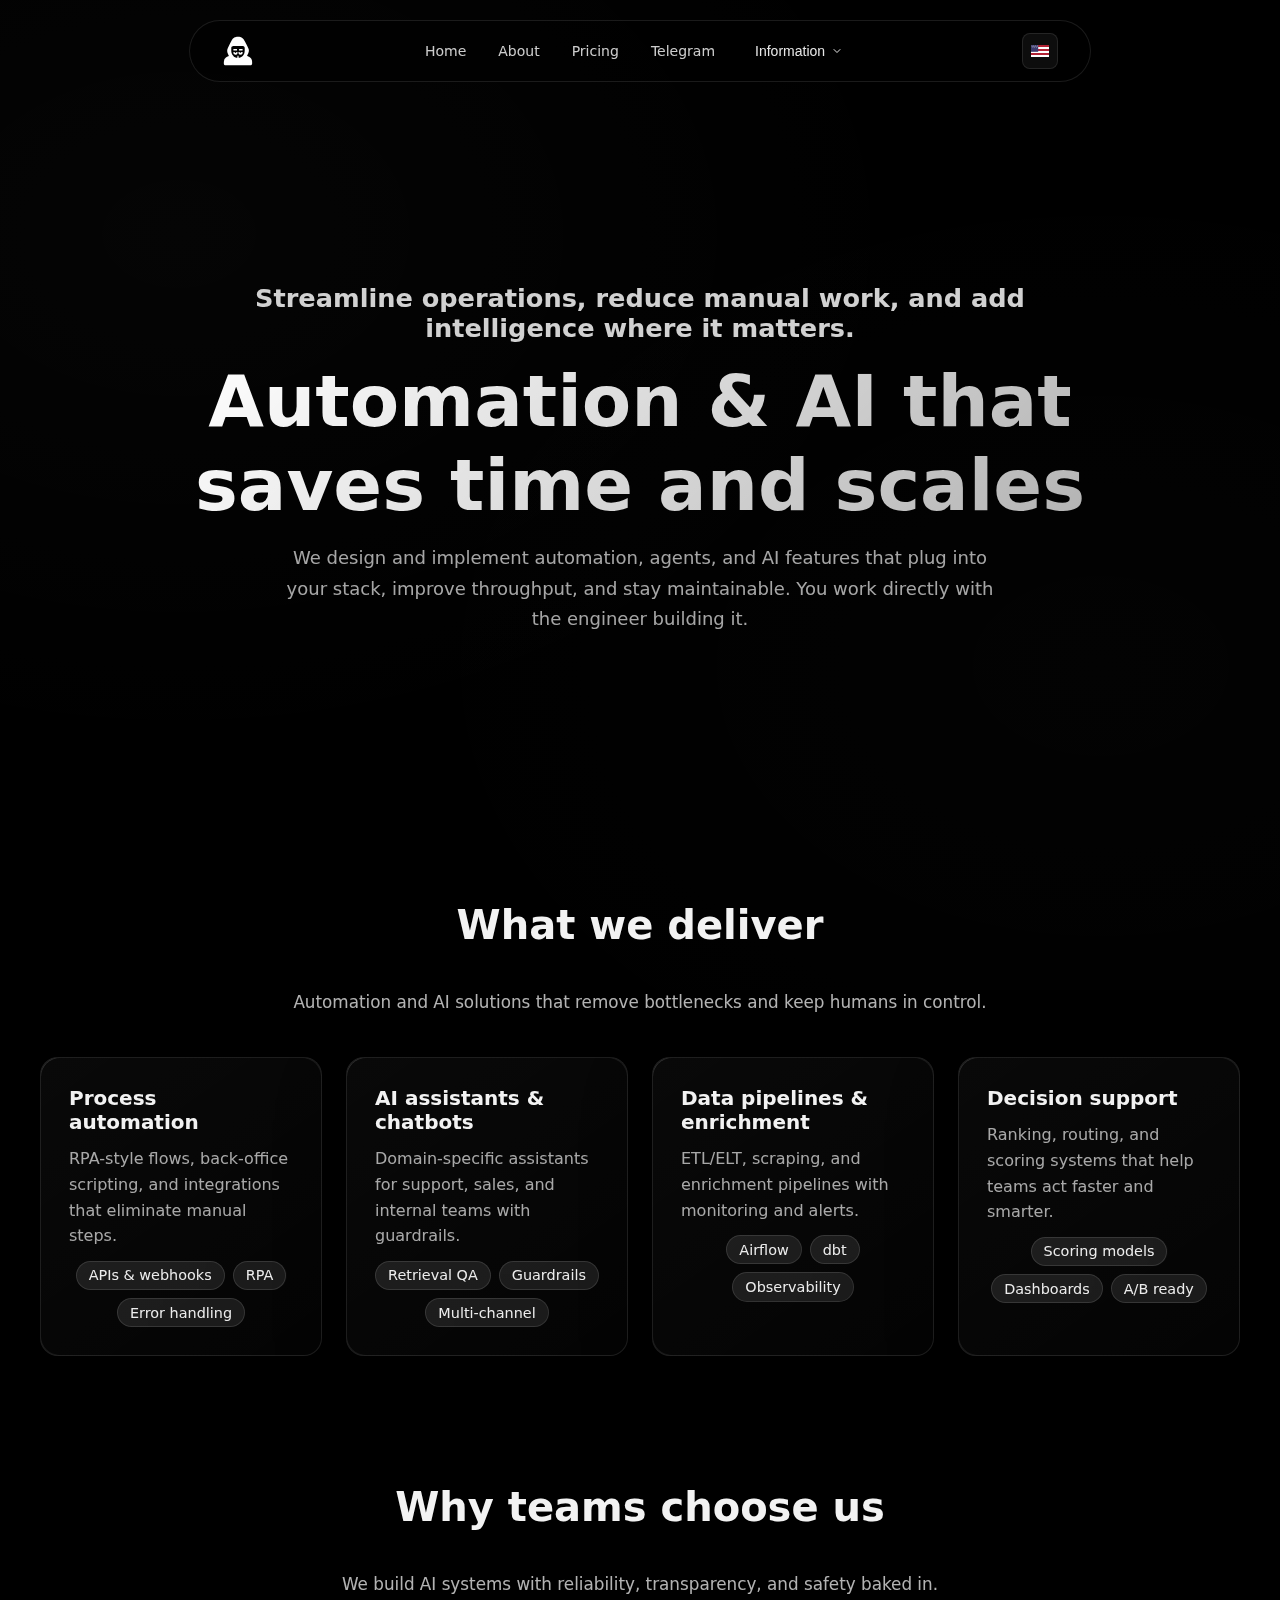
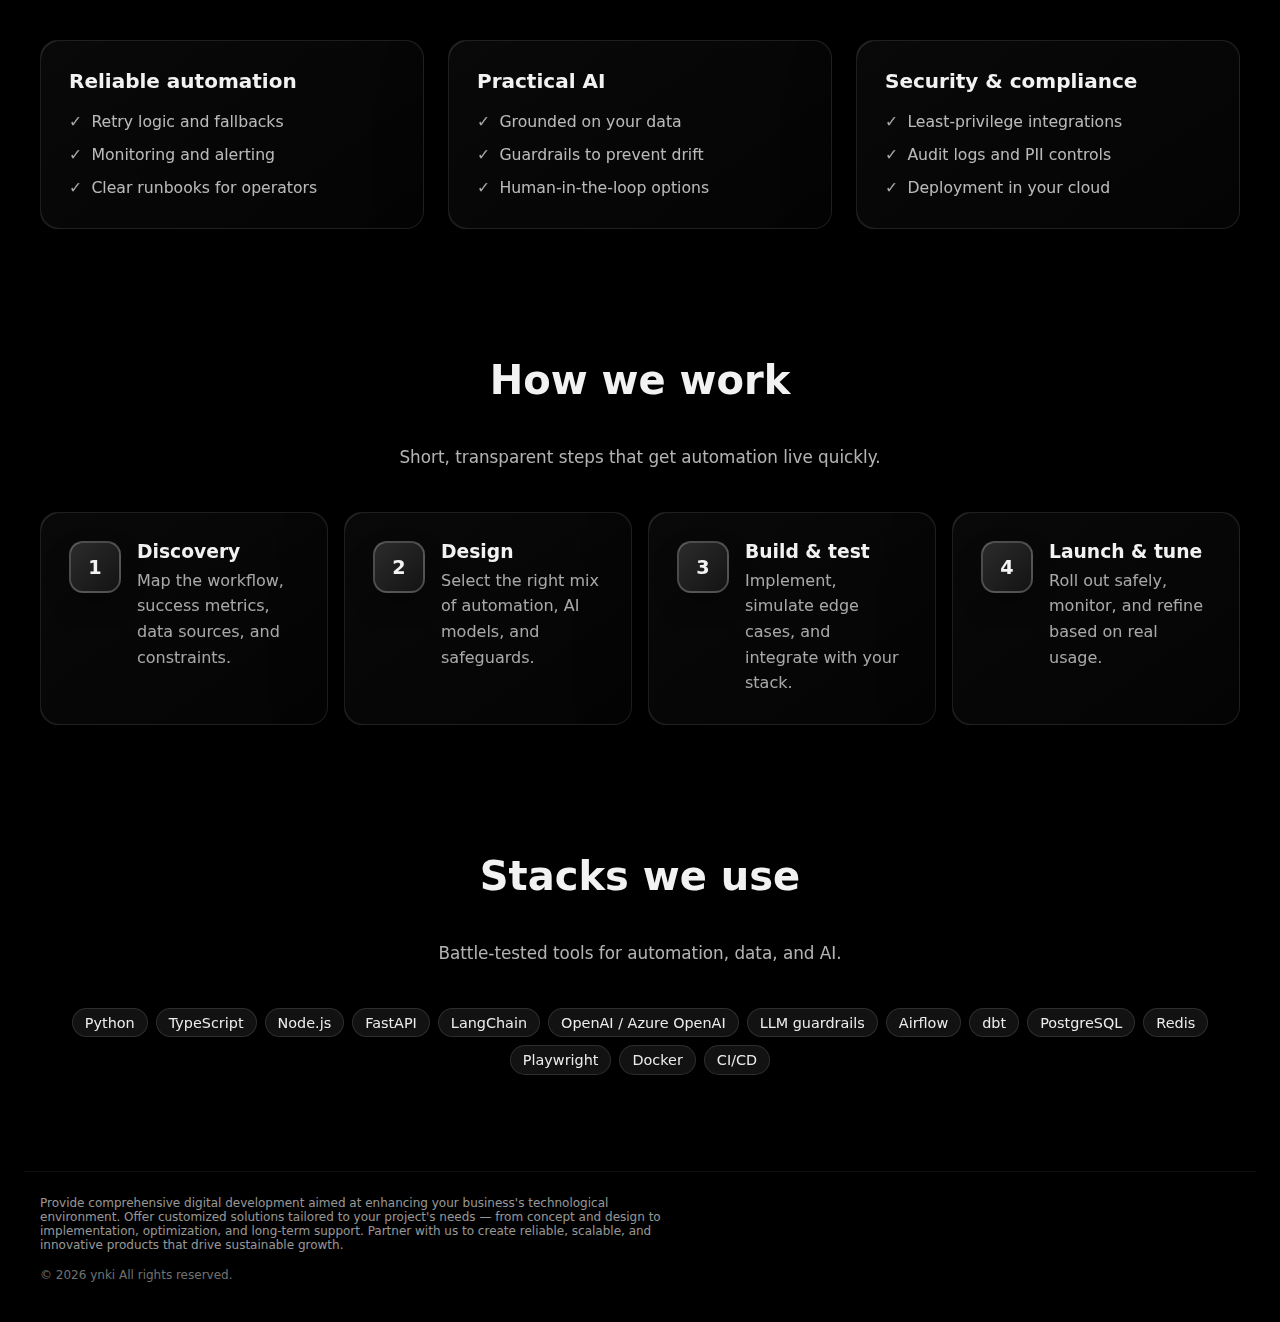
<file: automation-ai-solutions.html>
<!DOCTYPE html><html><head><meta charSet="utf-8" data-next-head=""/><meta name="viewport" content="width=device-width, initial-scale=1" data-next-head=""/><title data-next-head="">Automation &amp; AI Solutions | Ynki — Ship faster with intelligent workflows</title><meta name="description" content="Automate operations, integrate AI, and build smart assistants with Ynki. From workflow automation to chatbots and data pipelines — reliable delivery and measurable results." data-next-head=""/><meta name="robots" content="index,follow,max-image-preview:large,max-snippet:-1,max-video-preview:-1" data-next-head=""/><meta name="theme-color" content="#05050a" data-next-head=""/><meta property="og:type" content="website" data-next-head=""/><meta property="og:title" content="Automation &amp; AI Solutions | Ynki — Ship faster with intelligent workflows" data-next-head=""/><meta property="og:description" content="Automate operations, integrate AI, and build smart assistants with Ynki. From workflow automation to chatbots and data pipelines — reliable delivery and measurable results." data-next-head=""/><meta property="og:url" content="https://ynki.website/automation-ai-solutions" data-next-head=""/><meta property="og:image" content="https://ynki.website/favicon.svg" data-next-head=""/><meta property="og:site_name" content="Ynki" data-next-head=""/><meta name="twitter:card" content="summary_large_image" data-next-head=""/><meta name="twitter:title" content="Automation &amp; AI Solutions | Ynki — Ship faster with intelligent workflows" data-next-head=""/><meta name="twitter:description" content="Automate operations, integrate AI, and build smart assistants with Ynki. From workflow automation to chatbots and data pipelines — reliable delivery and measurable results." data-next-head=""/><meta name="twitter:image" content="https://ynki.website/favicon.svg" data-next-head=""/><link rel="canonical" href="https://ynki.website/automation-ai-solutions" data-next-head=""/><link rel="icon" href="/favicon.svg" type="image/svg+xml" sizes="any" data-next-head=""/><link rel="apple-touch-icon" href="/favicon.svg" data-next-head=""/><link rel="preload" href="./_next/static/chunks/1f79083913746a0a.css" as="style"/><link rel="stylesheet" href="./_next/static/chunks/1f79083913746a0a.css" data-n-p=""/><noscript data-n-css=""></noscript><script src="./_next/static/chunks/4d139d7aebcc8373.js" defer=""></script><script src="./_next/static/chunks/b7a5791f47e3c794.js" defer=""></script><script src="./_next/static/chunks/ea3e0875166e57be.js" defer=""></script><script src="./_next/static/chunks/turbopack-515b6866789c5d66.js" defer=""></script><script src="./_next/static/chunks/72f08ff65cf39bd9.js" defer=""></script><script src="./_next/static/chunks/ce3fa75331a416ae.js" defer=""></script><script src="./_next/static/chunks/turbopack-68ed059b44dc5cf7.js" defer=""></script><script src="./_next/static/-51tDqUpUGqsexTaLwxpL/_ssgManifest.js" defer=""></script><script src="./_next/static/-51tDqUpUGqsexTaLwxpL/_buildManifest.js" defer=""></script></head><body><link rel="preload" as="image" href="/favicon.svg"/><div id="__next"><div class="AutomationAI-module__dcx7za__page"><nav class="Navbar-module__Ubi64G__navbar "><div class="Navbar-module__Ubi64G__container"><a href="/" class="Navbar-module__Ubi64G__logo" aria-label="Home"><img src="/favicon.svg" alt="Logo" width="32" height="32"/></a><div class="Navbar-module__Ubi64G__nav"><a href="/" class="Navbar-module__Ubi64G__link">Home</a><a href="/about" class="Navbar-module__Ubi64G__link">About</a><a href="/pricing" class="Navbar-module__Ubi64G__link">Pricing</a><a href="https://t.me/ynki01" class="Navbar-module__Ubi64G__link">Telegram</a><div class="Navbar-module__Ubi64G__infoInline"><button type="button" class="Navbar-module__Ubi64G__infoInlineButton" aria-expanded="false" aria-controls="info-panel"><span>Information</span><span class="Navbar-module__Ubi64G__caret " aria-hidden="true"><svg width="12" height="12" viewBox="0 0 24 24" fill="none" xmlns="http://www.w3.org/2000/svg"><path d="M6 9l6 6 6-6" stroke="currentColor" stroke-width="2" stroke-linecap="round" stroke-linejoin="round"></path></svg></span></button></div></div><div class="Navbar-module__Ubi64G__langSwitch"><button type="button" class="Navbar-module__Ubi64G__langToggle" aria-haspopup="menu" aria-expanded="false" title="English (United States)" aria-label="English"><span class="Navbar-module__Ubi64G__flagIcon" aria-hidden="true"><svg width="18" height="12" viewBox="0 0 18 12" xmlns="http://www.w3.org/2000/svg"><rect width="18" height="12" fill="#b22234"></rect><g fill="#fff"><rect y="2" width="18" height="2"></rect><rect y="6" width="18" height="2"></rect><rect y="10" width="18" height="2"></rect></g><rect width="7.2" height="6.8" fill="#3c3b6e"></rect><g fill="#fff"><circle cx="1" cy="1" r="0.4"></circle><circle cx="2.8" cy="1" r="0.4"></circle><circle cx="4.6" cy="1" r="0.4"></circle><circle cx="6.4" cy="1" r="0.4"></circle><circle cx="1.9" cy="2" r="0.4"></circle><circle cx="3.7" cy="2" r="0.4"></circle><circle cx="5.5" cy="2" r="0.4"></circle></g></svg></span></button></div></div></nav><main><section class="AutomationAI-module__dcx7za__hero"><div class="AutomationAI-module__dcx7za__heroContent"><p class="AutomationAI-module__dcx7za__heroSubtitle">Streamline operations, reduce manual work, and add intelligence where it matters.</p><h1 class="AutomationAI-module__dcx7za__heroTitle">Automation &amp; AI that saves time and scales</h1><p class="AutomationAI-module__dcx7za__heroLead">We design and implement automation, agents, and AI features that plug into your stack, improve throughput, and stay maintainable. You work directly with the engineer building it.</p></div></section><section class="AutomationAI-module__dcx7za__section"><div class="AutomationAI-module__dcx7za__container"><h2 class="AutomationAI-module__dcx7za__sectionTitle">What we deliver</h2><p class="AutomationAI-module__dcx7za__sectionLead">Automation and AI solutions that remove bottlenecks and keep humans in control.</p><div class="AutomationAI-module__dcx7za__grid"><article class="AutomationAI-module__dcx7za__card"><h3 class="AutomationAI-module__dcx7za__cardTitle">Process automation</h3><p class="AutomationAI-module__dcx7za__cardDesc">RPA-style flows, back-office scripting, and integrations that eliminate manual steps.</p><div class="AutomationAI-module__dcx7za__pillRow"><span class="AutomationAI-module__dcx7za__pill">APIs &amp; webhooks</span><span class="AutomationAI-module__dcx7za__pill">RPA</span><span class="AutomationAI-module__dcx7za__pill">Error handling</span></div></article><article class="AutomationAI-module__dcx7za__card"><h3 class="AutomationAI-module__dcx7za__cardTitle">AI assistants &amp; chatbots</h3><p class="AutomationAI-module__dcx7za__cardDesc">Domain-specific assistants for support, sales, and internal teams with guardrails.</p><div class="AutomationAI-module__dcx7za__pillRow"><span class="AutomationAI-module__dcx7za__pill">Retrieval QA</span><span class="AutomationAI-module__dcx7za__pill">Guardrails</span><span class="AutomationAI-module__dcx7za__pill">Multi-channel</span></div></article><article class="AutomationAI-module__dcx7za__card"><h3 class="AutomationAI-module__dcx7za__cardTitle">Data pipelines &amp; enrichment</h3><p class="AutomationAI-module__dcx7za__cardDesc">ETL/ELT, scraping, and enrichment pipelines with monitoring and alerts.</p><div class="AutomationAI-module__dcx7za__pillRow"><span class="AutomationAI-module__dcx7za__pill">Airflow</span><span class="AutomationAI-module__dcx7za__pill">dbt</span><span class="AutomationAI-module__dcx7za__pill">Observability</span></div></article><article class="AutomationAI-module__dcx7za__card"><h3 class="AutomationAI-module__dcx7za__cardTitle">Decision support</h3><p class="AutomationAI-module__dcx7za__cardDesc">Ranking, routing, and scoring systems that help teams act faster and smarter.</p><div class="AutomationAI-module__dcx7za__pillRow"><span class="AutomationAI-module__dcx7za__pill">Scoring models</span><span class="AutomationAI-module__dcx7za__pill">Dashboards</span><span class="AutomationAI-module__dcx7za__pill">A/B ready</span></div></article></div></div></section><section class="AutomationAI-module__dcx7za__section"><div class="AutomationAI-module__dcx7za__container"><h2 class="AutomationAI-module__dcx7za__sectionTitle">Why teams choose us</h2><p class="AutomationAI-module__dcx7za__sectionLead">We build AI systems with reliability, transparency, and safety baked in.</p><div class="AutomationAI-module__dcx7za__columns"><article class="AutomationAI-module__dcx7za__card"><h3 class="AutomationAI-module__dcx7za__cardTitle">Reliable automation</h3><ul class="AutomationAI-module__dcx7za__list"><li class="AutomationAI-module__dcx7za__listItem">Retry logic and fallbacks</li><li class="AutomationAI-module__dcx7za__listItem">Monitoring and alerting</li><li class="AutomationAI-module__dcx7za__listItem">Clear runbooks for operators</li></ul></article><article class="AutomationAI-module__dcx7za__card"><h3 class="AutomationAI-module__dcx7za__cardTitle">Practical AI</h3><ul class="AutomationAI-module__dcx7za__list"><li class="AutomationAI-module__dcx7za__listItem">Grounded on your data</li><li class="AutomationAI-module__dcx7za__listItem">Guardrails to prevent drift</li><li class="AutomationAI-module__dcx7za__listItem">Human-in-the-loop options</li></ul></article><article class="AutomationAI-module__dcx7za__card"><h3 class="AutomationAI-module__dcx7za__cardTitle">Security &amp; compliance</h3><ul class="AutomationAI-module__dcx7za__list"><li class="AutomationAI-module__dcx7za__listItem">Least-privilege integrations</li><li class="AutomationAI-module__dcx7za__listItem">Audit logs and PII controls</li><li class="AutomationAI-module__dcx7za__listItem">Deployment in your cloud</li></ul></article></div></div></section><section class="AutomationAI-module__dcx7za__section"><div class="AutomationAI-module__dcx7za__container"><h2 class="AutomationAI-module__dcx7za__sectionTitle">How we work</h2><p class="AutomationAI-module__dcx7za__sectionLead">Short, transparent steps that get automation live quickly.</p><div class="AutomationAI-module__dcx7za__processGrid"><article class="AutomationAI-module__dcx7za__card AutomationAI-module__dcx7za__stepCard"><div class="AutomationAI-module__dcx7za__stepNumber">1</div><div class="AutomationAI-module__dcx7za__stepBody"><h3 class="AutomationAI-module__dcx7za__stepTitle">Discovery</h3><p class="AutomationAI-module__dcx7za__stepDesc">Map the workflow, success metrics, data sources, and constraints.</p></div></article><article class="AutomationAI-module__dcx7za__card AutomationAI-module__dcx7za__stepCard"><div class="AutomationAI-module__dcx7za__stepNumber">2</div><div class="AutomationAI-module__dcx7za__stepBody"><h3 class="AutomationAI-module__dcx7za__stepTitle">Design</h3><p class="AutomationAI-module__dcx7za__stepDesc">Select the right mix of automation, AI models, and safeguards.</p></div></article><article class="AutomationAI-module__dcx7za__card AutomationAI-module__dcx7za__stepCard"><div class="AutomationAI-module__dcx7za__stepNumber">3</div><div class="AutomationAI-module__dcx7za__stepBody"><h3 class="AutomationAI-module__dcx7za__stepTitle">Build &amp; test</h3><p class="AutomationAI-module__dcx7za__stepDesc">Implement, simulate edge cases, and integrate with your stack.</p></div></article><article class="AutomationAI-module__dcx7za__card AutomationAI-module__dcx7za__stepCard"><div class="AutomationAI-module__dcx7za__stepNumber">4</div><div class="AutomationAI-module__dcx7za__stepBody"><h3 class="AutomationAI-module__dcx7za__stepTitle">Launch &amp; tune</h3><p class="AutomationAI-module__dcx7za__stepDesc">Roll out safely, monitor, and refine based on real usage.</p></div></article></div></div></section><section class="AutomationAI-module__dcx7za__section"><div class="AutomationAI-module__dcx7za__container"><h2 class="AutomationAI-module__dcx7za__sectionTitle">Stacks we use</h2><p class="AutomationAI-module__dcx7za__sectionLead">Battle-tested tools for automation, data, and AI.</p><div class="AutomationAI-module__dcx7za__pillRow"><span class="AutomationAI-module__dcx7za__pill">Python</span><span class="AutomationAI-module__dcx7za__pill">TypeScript</span><span class="AutomationAI-module__dcx7za__pill">Node.js</span><span class="AutomationAI-module__dcx7za__pill">FastAPI</span><span class="AutomationAI-module__dcx7za__pill">LangChain</span><span class="AutomationAI-module__dcx7za__pill">OpenAI / Azure OpenAI</span><span class="AutomationAI-module__dcx7za__pill">LLM guardrails</span><span class="AutomationAI-module__dcx7za__pill">Airflow</span><span class="AutomationAI-module__dcx7za__pill">dbt</span><span class="AutomationAI-module__dcx7za__pill">PostgreSQL</span><span class="AutomationAI-module__dcx7za__pill">Redis</span><span class="AutomationAI-module__dcx7za__pill">Playwright</span><span class="AutomationAI-module__dcx7za__pill">Docker</span><span class="AutomationAI-module__dcx7za__pill">CI/CD</span></div></div></section></main><footer class="Footer-module__bU2TmW__container" aria-label="Site footer"><div class="Footer-module__bU2TmW__inner"><div class="Footer-module__bU2TmW__brand"><div class="Footer-module__bU2TmW__meta"><div class="Footer-module__bU2TmW__subtitle">Provide comprehensive digital development aimed at enhancing your business&#x27;s technological environment. Offer customized solutions tailored to your project&#x27;s needs — from concept and design to implementation, optimization, and long-term support. Partner with us to create reliable, scalable, and innovative products that drive sustainable growth.</div></div></div></div><div class="Footer-module__bU2TmW__copyRow"><span class="Footer-module__bU2TmW__copy">© <!-- -->2025<!-- --> ynki <!-- -->All rights reserved.</span></div></footer></div></div><script id="__NEXT_DATA__" type="application/json">{"props":{"pageProps":{}},"page":"/automation-ai-solutions","query":{},"buildId":"-51tDqUpUGqsexTaLwxpL","assetPrefix":".","nextExport":true,"autoExport":true,"isFallback":false,"scriptLoader":[]}</script></body></html>
</file>
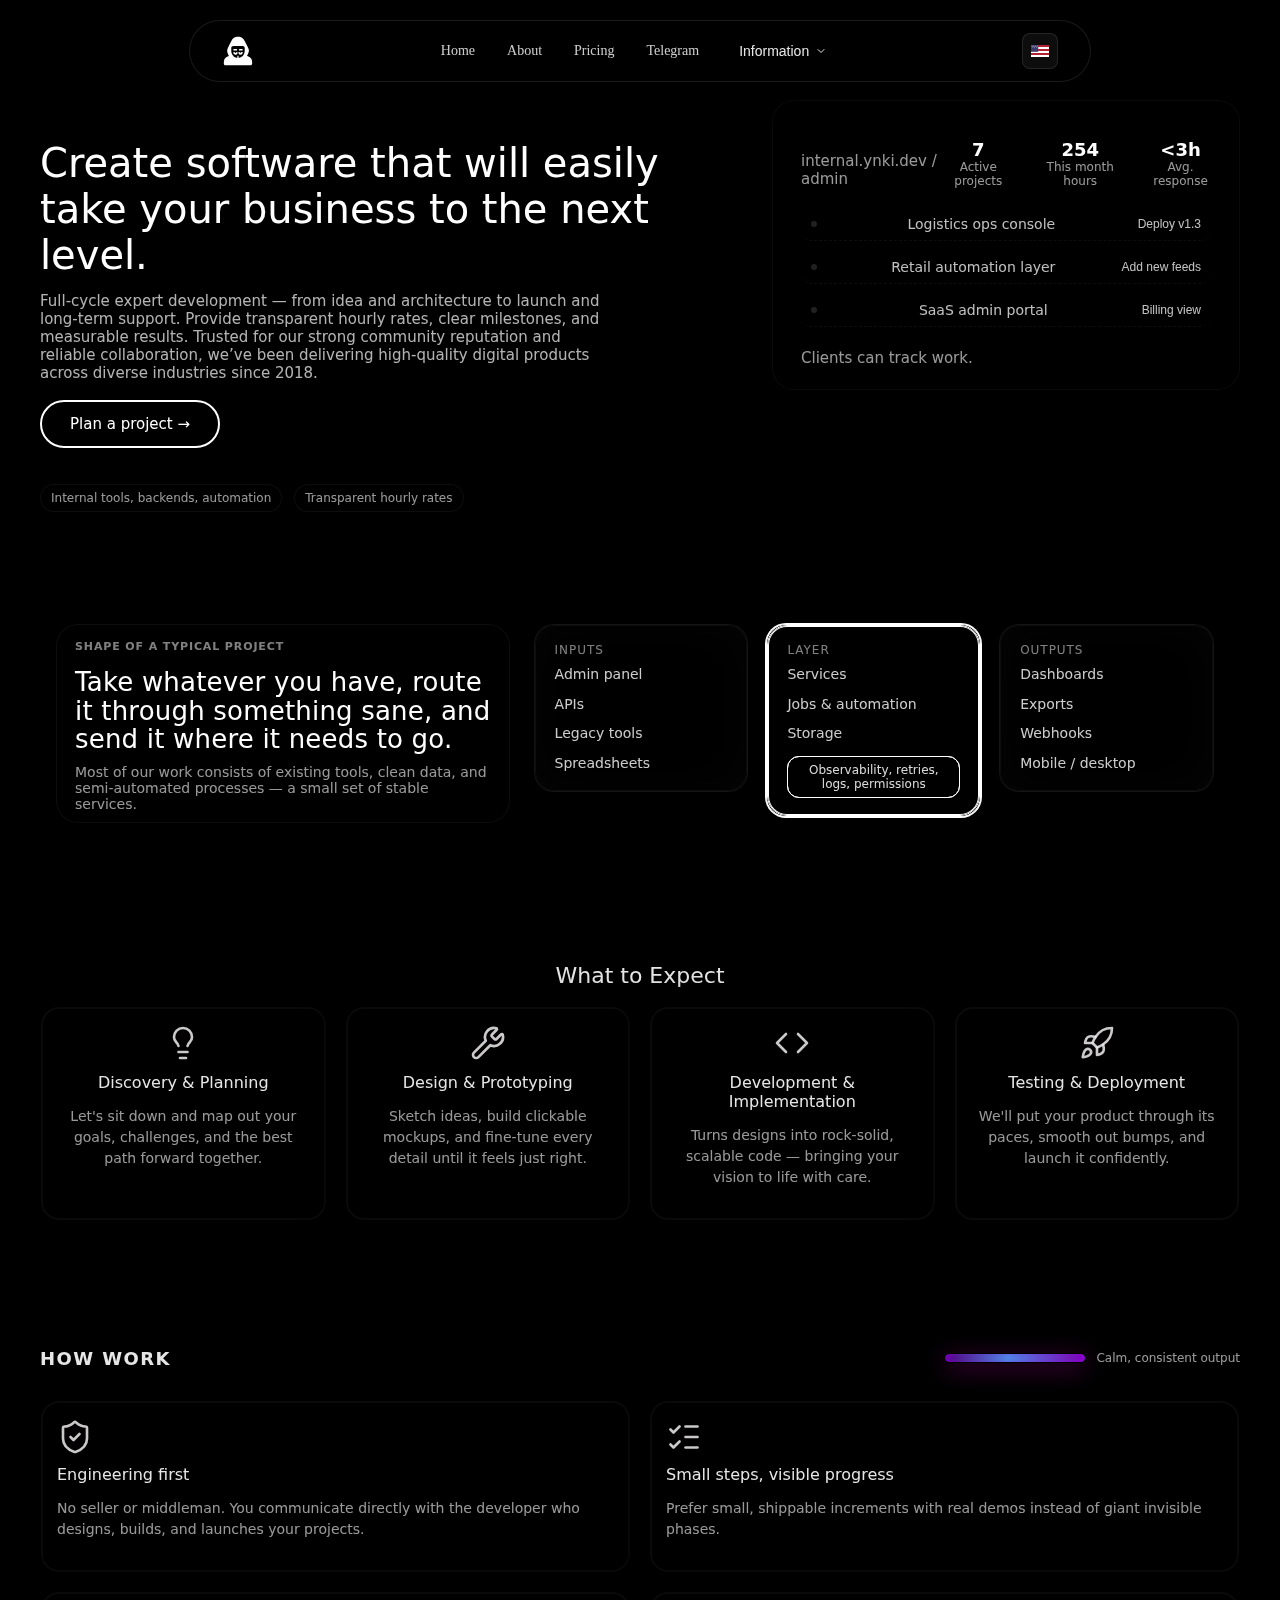
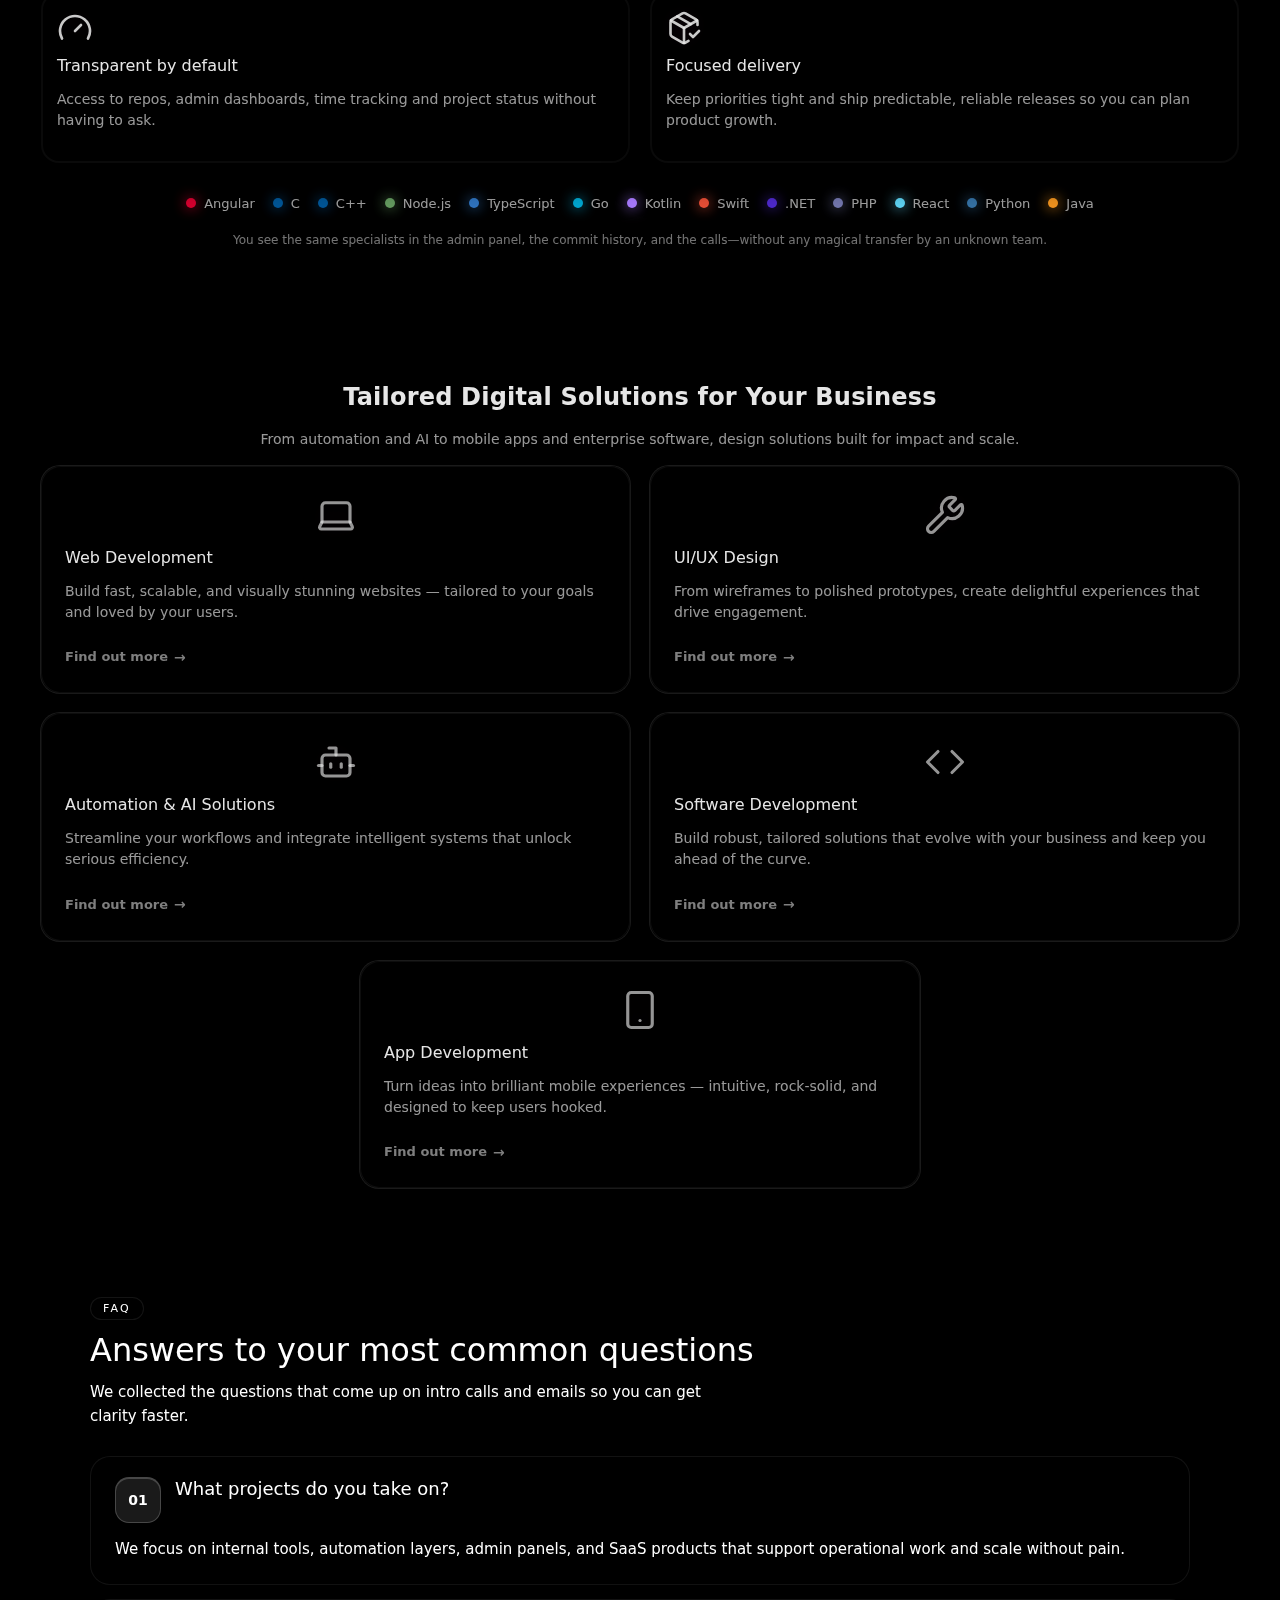
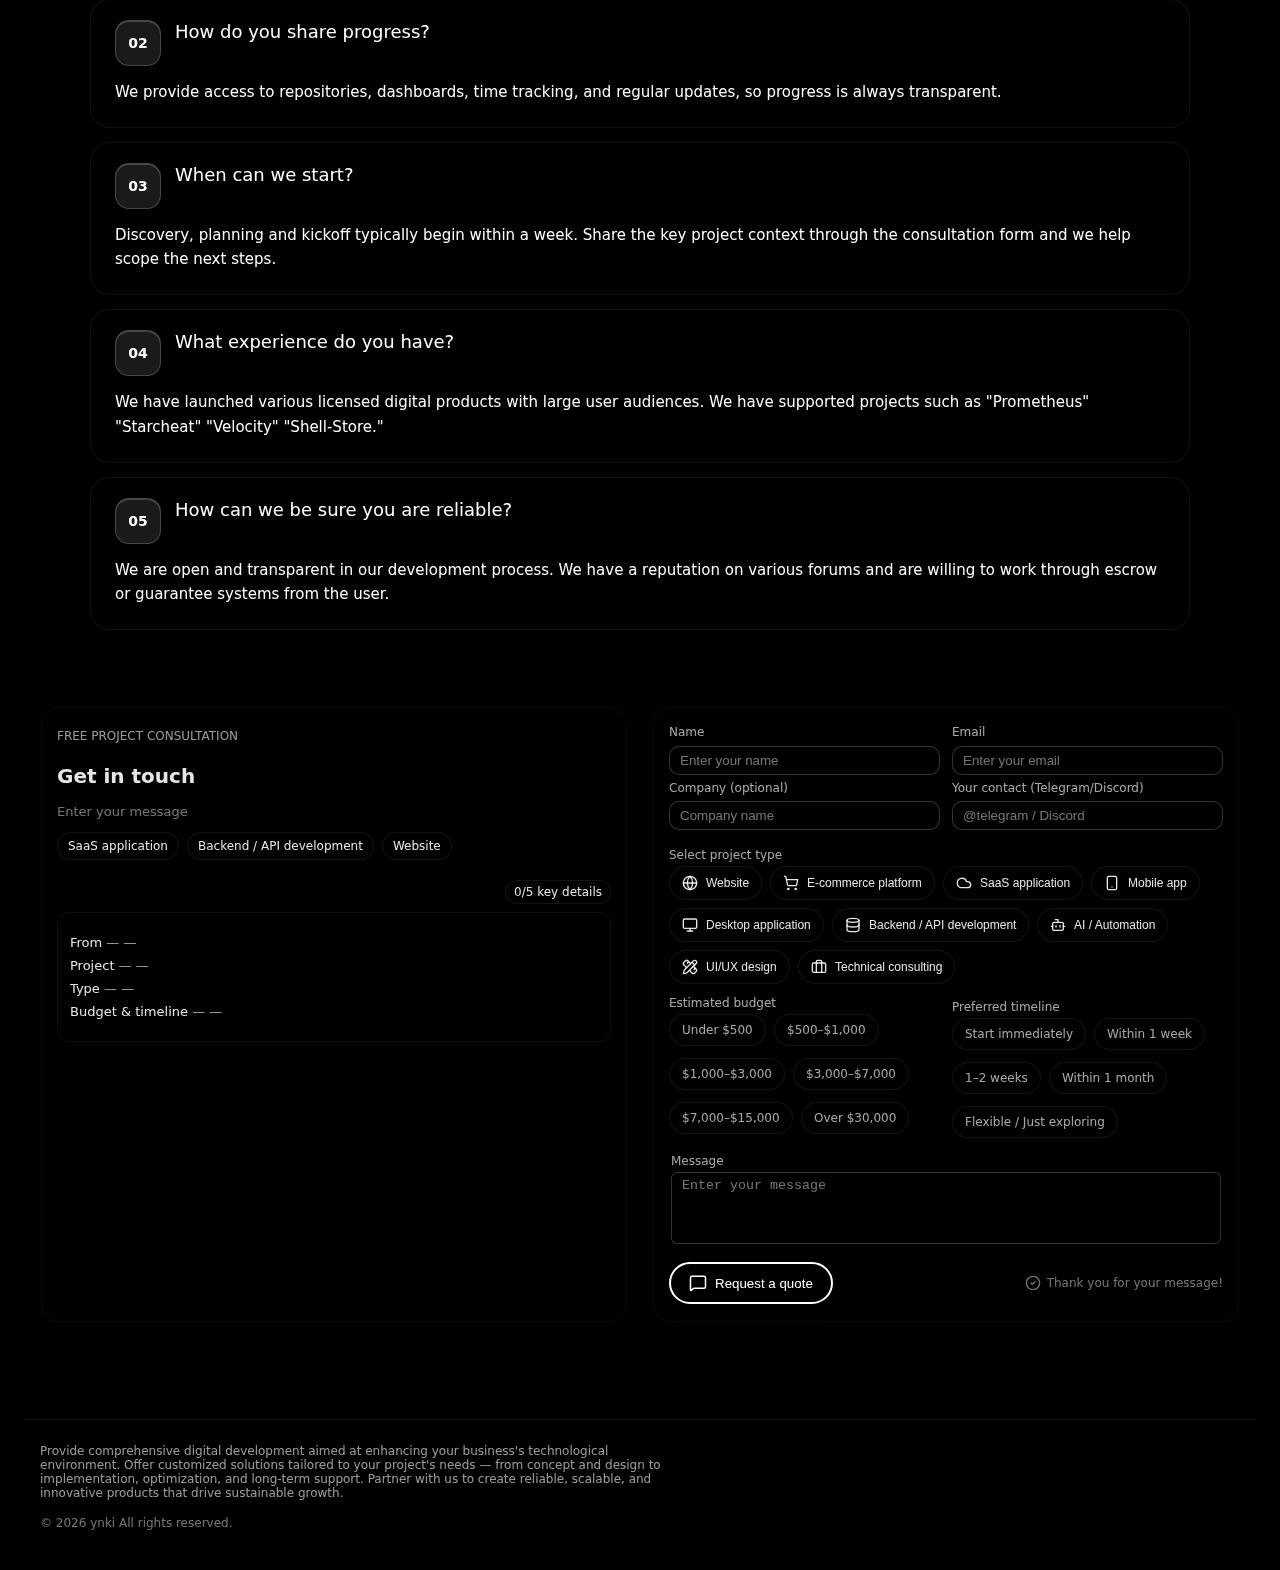
<file: en.html>
<!DOCTYPE html><html><head><meta charSet="utf-8" data-next-head=""/><meta name="viewport" content="width=device-width, initial-scale=1" data-next-head=""/><meta name="yandex-verification" content="31575d982f01d8dd" data-next-head=""/><meta name="google-site-verification" content="nRvZN7SObcGOLnPYNwUOQsWvf3siC9yH2tFtuMyeF-k" data-next-head=""/><title data-next-head="">Ynki - Professional Software Development &amp; Custom Solutions | Expert Developers</title><meta name="description" content="Профессиональная разработка программного обеспечения: веб-приложения, мобильные приложения, автоматизация, AI решения, fullstack разработка. Эксперты создают надёжные цифровые продукты с 2018 года. Прозрачные цены, чёткие этапы, измеримые результаты. Закажите разработку у профессионалов." data-alt-lang="true" data-next-head=""/><meta name="keywords" content="веб-разработка, автоматизация и ai, backend / api, ui/ux дизайн, мобильные и десктоп приложения, инженерия в первую очередь, небольшие шаги и демо, прозрачность по умолчанию, сфокусированная поставка, как убедиться, что вы надежны?, Разработка программного обеспечения, создание веб-сайтов, автоматизация, AI-решения, разработка мобильных приложений, скрипты и боты." data-alt-lang="true" data-next-head=""/><meta name="robots" content="index,follow,max-image-preview:large,max-snippet:-1,max-video-preview:-1" data-next-head=""/><meta name="googlebot" content="index,follow,max-image-preview:large,max-snippet:-1,max-video-preview:-1" data-next-head=""/><meta name="bingbot" content="index,follow" data-next-head=""/><meta name="yandex" content="index,follow" data-next-head=""/><meta name="rating" content="general" data-next-head=""/><meta name="referrer" content="origin-when-cross-origin" data-next-head=""/><meta name="author" content="Ynki" data-next-head=""/><meta name="application-name" content="Ynki" data-next-head=""/><meta name="apple-mobile-web-app-title" content="Ynki" data-next-head=""/><meta name="image" content="https://ynki.website/favicon.svg" data-next-head=""/><meta name="msapplication-TileColor" content="#05050a" data-next-head=""/><meta name="msapplication-TileImage" content="./favicon.svg" data-next-head=""/><meta property="og:locale" content="en_US" data-next-head=""/><meta property="og:locale:alternate" content="ru_RU" data-next-head=""/><meta http-equiv="content-language" content="en, ru" data-next-head=""/><meta name="theme-color" content="#05050a" data-next-head=""/><meta name="format-detection" content="telephone=no,address=no,email=no" data-next-head=""/><meta property="og:type" content="website" data-next-head=""/><meta property="og:title" content="Ynki - Professional Software Development &amp; Custom Solutions | Expert Developers" data-next-head=""/><meta property="og:description" content="Professional software development services: custom web applications, mobile apps, automation, AI solutions, and full-stack development. Expert developers delivering scalable, reliable digital products since 2018. Transparent pricing, clear milestones, measurable results. Contact us for your development project." data-next-head=""/><meta property="og:url" content="https://ynki.website/en" data-next-head=""/><meta property="og:image" content="https://ynki.website/favicon.svg" data-next-head=""/><meta property="og:image:secure_url" content="https://ynki.website/favicon.svg" data-next-head=""/><meta property="og:image:alt" content="Ynki preview" data-next-head=""/><meta property="og:image:width" content="512" data-next-head=""/><meta property="og:image:height" content="512" data-next-head=""/><meta property="og:image:type" content="image/svg+xml" data-next-head=""/><meta property="og:site_name" content="Ynki" data-next-head=""/><meta name="twitter:card" content="summary_large_image" data-next-head=""/><meta name="twitter:creator" content="@ynki" data-next-head=""/><meta name="twitter:title" content="Ynki - Professional Software Development &amp; Custom Solutions | Expert Developers" data-next-head=""/><meta name="twitter:description" content="Professional software development services: custom web applications, mobile apps, automation, AI solutions, and full-stack development. Expert developers delivering scalable, reliable digital products since 2018. Transparent pricing, clear milestones, measurable results. Contact us for your development project." data-next-head=""/><meta name="twitter:image" content="https://ynki.website/favicon.svg" data-next-head=""/><meta name="twitter:image:alt" content="Ynki preview" data-next-head=""/><meta name="twitter:site" content="@ynki" data-next-head=""/><meta name="twitter:url" content="https://ynki.website/en" data-next-head=""/><link rel="canonical" href="https://ynki.website/en" data-next-head=""/><link rel="preconnect" href="https://fonts.googleapis.com" data-next-head=""/><link rel="dns-prefetch" href="https://fonts.googleapis.com" data-next-head=""/><link rel="preconnect" href="https://www.google-analytics.com" data-next-head=""/><link rel="dns-prefetch" href="https://www.google-analytics.com" data-next-head=""/><link rel="manifest" href="/manifest.json" data-next-head=""/><link rel="icon" href="./favicon.svg" type="image/svg+xml" sizes="any" data-next-head=""/><link rel="apple-touch-icon" href="./favicon.svg" data-next-head=""/><link rel="shortcut icon" href="./favicon.svg" data-next-head=""/><link rel="alternate" hrefLang="en" href="https://ynki.website/en" data-next-head=""/><link rel="alternate" hrefLang="ru" href="https://ynki.website/ru" data-next-head=""/><link rel="alternate" hrefLang="x-default" href="https://ynki.website/" data-next-head=""/><link rel="preload" href="./_next/static/chunks/1f79083913746a0a.css" as="style"/><script type="application/ld+json" data-next-head="">{"@context":"https://schema.org","@graph":[{"@type":"Organization","@id":"https://ynki.website//#organization","name":"Ynki","legalName":"Ynki","alternateName":["Инки","Ynki"],"description":"Professional software development services: custom web applications, mobile apps, automation, AI solutions, and full-stack development. Expert developers delivering scalable, reliable digital products since 2018. Transparent pricing, clear milestones, measurable results. Contact us for your development project.","url":"https://ynki.website/","logo":"https://ynki.website/favicon.svg","sameAs":["https://github.com/ynki0","https://t.me/ynki01","https://discord.gg/eJncQRRYtY"],"knowsLanguage":["English","Russian"],"founder":{"@type":"Person","name":"ynki"},"aggregateRating":{"@type":"AggregateRating","ratingValue":"5","reviewCount":"50","bestRating":"5","worstRating":"1"},"contactPoint":{"@type":"ContactPoint","contactType":"sales","email":"xsmile@ynki.website","availableLanguage":["English","Russian"],"areaServed":"Worldwide"}},{"@type":"WebSite","name":"Ynki","url":"https://ynki.website/","description":"Professional software development services: custom web applications, mobile apps, automation, AI solutions, and full-stack development. Expert developers delivering scalable, reliable digital products since 2018. Transparent pricing, clear milestones, measurable results. Contact us for your development project. | Профессиональная разработка программного обеспечения: веб-приложения, мобильные приложения, автоматизация, AI решения, fullstack разработка. Эксперты создают надёжные цифровые продукты с 2018 года. Прозрачные цены, чёткие этапы, измеримые результаты. Закажите разработку у профессионалов.","inLanguage":["en","ru"],"potentialAction":{"@type":"SearchAction","target":"https://ynki.website/?s={search_term_string}","query-input":"required name=search_term_string"}},{"@type":"FAQPage","name":"Ynki FAQ / Частые вопросы Ynki","inLanguage":["en","ru"],"mainEntity":[{"@type":"Question","inLanguage":"en","name":"What projects do you take on?","acceptedAnswer":{"@type":"Answer","inLanguage":"en","text":"We focus on internal tools, automation layers, admin panels, and SaaS products that support operational work and scale without pain."}},{"@type":"Question","inLanguage":"en","name":"How do you share progress?","acceptedAnswer":{"@type":"Answer","inLanguage":"en","text":"We provide access to repositories, dashboards, time tracking, and regular updates, so progress is always transparent."}},{"@type":"Question","inLanguage":"en","name":"When can we start?","acceptedAnswer":{"@type":"Answer","inLanguage":"en","text":"Discovery, planning and kickoff typically begin within a week. Share the key project context through the consultation form and we help scope the next steps."}},{"@type":"Question","inLanguage":"en","name":"What experience do you have?","acceptedAnswer":{"@type":"Answer","inLanguage":"en","text":"We have launched various licensed digital products with large user audiences. We have supported projects such as \"Prometheus\" \"Starcheat\" \"Velocity\" \"Shell-Store.\""}},{"@type":"Question","inLanguage":"en","name":"How can we be sure you are reliable?","acceptedAnswer":{"@type":"Answer","inLanguage":"en","text":"We are open and transparent in our development process. We have a reputation on various forums and are willing to work through escrow or guarantee systems from the user."}},{"@type":"Question","inLanguage":"ru","name":"Какие проекты вы берёте?","acceptedAnswer":{"@type":"Answer","inLanguage":"ru","text":"Фокусируемся на внутренних инструментах, слоях автоматизации, админ-панелях и SaaS‑продуктах, которые поддерживают операционную работу и масштабируются без боли."}},{"@type":"Question","inLanguage":"ru","name":"Как вы делитесь прогрессом?","acceptedAnswer":{"@type":"Answer","inLanguage":"ru","text":"Предоставляем доступ к репозиториям, дашбордам, учёту времени и регулярным апдейтам, поэтому прогресс всегда прозрачен."}},{"@type":"Question","inLanguage":"ru","name":"Когда можно стартовать?","acceptedAnswer":{"@type":"Answer","inLanguage":"ru","text":"Исследование, планирование и запуск обычно начинаются в течение недели. Поделитесь техническим заданием через форму консультации."}},{"@type":"Question","inLanguage":"ru","name":"Какой опыт у вас?","acceptedAnswer":{"@type":"Answer","inLanguage":"ru","text":"Запускали различные цифровые продукты с лицензией которые имели большую аудиторию пользователей. Поддерживали такие проекты как \"Prometheus\" \"Starcheat\" \"Velocity\" \"Shell-Store\"."}},{"@type":"Question","inLanguage":"ru","name":"Как убедиться, что вы надежны?","acceptedAnswer":{"@type":"Answer","inLanguage":"ru","text":"Открыты и прозрачны в области разработки. Имеем репутацию на различных форумах готовые работать через холд или гарант систему от пользователя."}}]},{"@type":"ItemList","name":"Service catalog","inLanguage":"en","itemListOrder":"http://schema.org/ItemListOrderAscending","itemListElement":[{"@type":"ListItem","position":1,"name":"Web Development","item":{"@type":"Service","name":"Web Development","description":"Fast, scalable marketing sites, customer portals and internal dashboards.","provider":{"@type":"Organization","name":"Ynki","url":"https://ynki.website/"}}},{"@type":"ListItem","position":2,"name":"Automation & AI Solutions","item":{"@type":"Service","name":"Automation & AI Solutions","description":"Jobs, bots and ML-powered workflows that remove repetitive manual work.","provider":{"@type":"Organization","name":"Ynki","url":"https://ynki.website/"}}},{"@type":"ListItem","position":3,"name":"Backend / API Development","item":{"@type":"Service","name":"Backend / API Development","description":"Robust APIs, integrations and data layers that power products reliably.","provider":{"@type":"Organization","name":"Ynki","url":"https://ynki.website/"}}},{"@type":"ListItem","position":4,"name":"UI/UX Design","item":{"@type":"Service","name":"UI/UX Design","description":"Research-driven product design, prototyping and usability refinements.","provider":{"@type":"Organization","name":"Ynki","url":"https://ynki.website/"}}},{"@type":"ListItem","position":5,"name":"App Development","item":{"@type":"Service","name":"App Development","description":"Native and cross-platform apps that keep users engaged on mobile or desktop.","provider":{"@type":"Organization","name":"Ynki","url":"https://ynki.website/"}}}]},{"@type":"ItemList","name":"Каталог услуг","inLanguage":"ru","itemListOrder":"http://schema.org/ItemListOrderAscending","itemListElement":[{"@type":"ListItem","position":1,"name":"Веб-разработка","item":{"@type":"Service","name":"Веб-разработка","description":"Быстрые и масштабируемые сайты, клиентские порталы и внутренние дашборды.","provider":{"@type":"Organization","name":"Ynki","url":"https://ynki.website/"}}},{"@type":"ListItem","position":2,"name":"Автоматизация и AI","item":{"@type":"Service","name":"Автоматизация и AI","description":"Джобы, боты и ML‑процессы, которые убирают рутину и сокращают операционные затраты.","provider":{"@type":"Organization","name":"Ynki","url":"https://ynki.website/"}}},{"@type":"ListItem","position":3,"name":"Backend / API","item":{"@type":"Service","name":"Backend / API","description":"Надёжные API, интеграции и дата‑слои, которые становятся фундаментом продукта.","provider":{"@type":"Organization","name":"Ynki","url":"https://ynki.website/"}}},{"@type":"ListItem","position":4,"name":"UI/UX дизайн","item":{"@type":"Service","name":"UI/UX дизайн","description":"Продуктовый дизайн, исследование пользовательского опыта и прототипирование.","provider":{"@type":"Organization","name":"Ynki","url":"https://ynki.website/"}}},{"@type":"ListItem","position":5,"name":"Мобильные и десктоп приложения","item":{"@type":"Service","name":"Мобильные и десктоп приложения","description":"Нативные и кроссплатформенные продукты, удерживающие пользователей на любых устройствах.","provider":{"@type":"Organization","name":"Ynki","url":"https://ynki.website/"}}}]},{"@type":"ProfessionalService","inLanguage":"en","name":"Ynki","url":"https://ynki.website/","description":"Professional software development services: custom web applications, mobile apps, automation, AI solutions, and full-stack development. Expert developers delivering scalable, reliable digital products since 2018. Transparent pricing, clear milestones, measurable results. Contact us for your development project.","serviceType":["Web Development","Automation & AI Solutions","Backend / API Development","UI/UX Design","App Development"],"areaServed":["Global","Worldwide"],"image":"https://ynki.website/favicon.svg","sameAs":["https://github.com/ynki0","https://t.me/ynki01","https://discord.gg/eJncQRRYtY"],"priceRange":"$$","provider":{"@type":"Organization","@id":"https://ynki.website//#organization"},"aggregateRating":{"@type":"AggregateRating","ratingValue":"5","reviewCount":"50","bestRating":"5"},"hasOfferCatalog":{"@type":"OfferCatalog","name":"Service packages","itemListElement":[{"@type":"Offer","name":"Web Development","description":"Fast, scalable marketing sites, customer portals and internal dashboards.","position":1,"availability":"https://schema.org/InStock","priceSpecification":{"@type":"PriceSpecification","priceCurrency":"USD"}},{"@type":"Offer","name":"Automation & AI Solutions","description":"Jobs, bots and ML-powered workflows that remove repetitive manual work.","position":2,"availability":"https://schema.org/InStock","priceSpecification":{"@type":"PriceSpecification","priceCurrency":"USD"}},{"@type":"Offer","name":"Backend / API Development","description":"Robust APIs, integrations and data layers that power products reliably.","position":3,"availability":"https://schema.org/InStock","priceSpecification":{"@type":"PriceSpecification","priceCurrency":"USD"}},{"@type":"Offer","name":"UI/UX Design","description":"Research-driven product design, prototyping and usability refinements.","position":4,"availability":"https://schema.org/InStock","priceSpecification":{"@type":"PriceSpecification","priceCurrency":"USD"}},{"@type":"Offer","name":"App Development","description":"Native and cross-platform apps that keep users engaged on mobile or desktop.","position":5,"availability":"https://schema.org/InStock","priceSpecification":{"@type":"PriceSpecification","priceCurrency":"USD"}}]},"knowsAbout":["Web Development","Automation & AI Solutions","Backend / API Development","UI/UX Design","App Development","Angular","C","C++","Node.js","TypeScript","Go","Kotlin","Swift",".NET","PHP","React","Python","Java"]},{"@type":"ProfessionalService","inLanguage":"ru","name":"Ynki","url":"https://ynki.website/","description":"Профессиональная разработка программного обеспечения: веб-приложения, мобильные приложения, автоматизация, AI решения, fullstack разработка. Эксперты создают надёжные цифровые продукты с 2018 года. Прозрачные цены, чёткие этапы, измеримые результаты. Закажите разработку у профессионалов.","serviceType":["Веб-разработка","Автоматизация и AI","Backend / API","UI/UX дизайн","Мобильные и десктоп приложения"],"areaServed":["Global","Worldwide"],"image":"https://ynki.website/favicon.svg","sameAs":["https://github.com/ynki0","https://t.me/ynki01","https://discord.gg/eJncQRRYtY"],"priceRange":"$$","provider":{"@type":"Organization","@id":"https://ynki.website//#organization"},"aggregateRating":{"@type":"AggregateRating","ratingValue":"5","reviewCount":"50","bestRating":"5"},"hasOfferCatalog":{"@type":"OfferCatalog","name":"Пакеты услуг","itemListElement":[{"@type":"Offer","name":"Веб-разработка","description":"Быстрые и масштабируемые сайты, клиентские порталы и внутренние дашборды.","position":1,"availability":"https://schema.org/InStock","priceSpecification":{"@type":"PriceSpecification","priceCurrency":"USD"}},{"@type":"Offer","name":"Автоматизация и AI","description":"Джобы, боты и ML‑процессы, которые убирают рутину и сокращают операционные затраты.","position":2,"availability":"https://schema.org/InStock","priceSpecification":{"@type":"PriceSpecification","priceCurrency":"USD"}},{"@type":"Offer","name":"Backend / API","description":"Надёжные API, интеграции и дата‑слои, которые становятся фундаментом продукта.","position":3,"availability":"https://schema.org/InStock","priceSpecification":{"@type":"PriceSpecification","priceCurrency":"USD"}},{"@type":"Offer","name":"UI/UX дизайн","description":"Продуктовый дизайн, исследование пользовательского опыта и прототипирование.","position":4,"availability":"https://schema.org/InStock","priceSpecification":{"@type":"PriceSpecification","priceCurrency":"USD"}},{"@type":"Offer","name":"Мобильные и десктоп приложения","description":"Нативные и кроссплатформенные продукты, удерживающие пользователей на любых устройствах.","position":5,"availability":"https://schema.org/InStock","priceSpecification":{"@type":"PriceSpecification","priceCurrency":"USD"}}]},"knowsAbout":["Веб-разработка","Автоматизация и AI","Backend / API","UI/UX дизайн","Мобильные и десктоп приложения","Angular","C","C++","Node.js","TypeScript","Go","Kotlin","Swift",".NET","PHP","React","Python","Java"]},{"@type":"HowTo","name":"How Ynki delivers software projects","description":"Calm, consistent delivery focusing on engineering-first collaboration, visible progress, transparency, and focused releases.","inLanguage":"en","totalTime":"P1M","step":[{"@type":"HowToStep","position":1,"name":"Engineering first","text":"Direct collaboration with the developer who architects, builds, and launches each project for transparent decision-making."},{"@type":"HowToStep","position":2,"name":"Small steps, visible progress","text":"Ship in tight, reviewable milestones with real demos instead of long invisible phases."},{"@type":"HowToStep","position":3,"name":"Transparent by default","text":"Provide access to repositories, dashboards, time tracking, and health metrics so stakeholders never guess about progress."},{"@type":"HowToStep","position":4,"name":"Focused delivery","text":"Keep priorities lean to ship predictable releases that keep roadmaps realistic and dependable."}],"tool":["Angular","C","C++","Node.js","TypeScript","Go","Kotlin","Swift",".NET","PHP","React","Python","Java"]},{"@type":"HowTo","name":"Как Ynki ведёт проекты","description":"Спокойная и предсказуемая разработка с приоритетом инженеринга, прозрачности и коротких проверяемых итераций.","inLanguage":"ru","totalTime":"P1M","step":[{"@type":"HowToStep","position":1,"name":"Инженерия в первую очередь","text":"Никаких продавцов и посредников. Вы общаетесь напрямую с разработчиком, который проектирует, пишет и запускает ваш продукт."},{"@type":"HowToStep","position":2,"name":"Небольшие шаги и демо","text":"Предпочитаем небольшие поставки с реальными демо вместо огромных невидимых этапов."},{"@type":"HowToStep","position":3,"name":"Прозрачность по умолчанию","text":"Доступ к репозиториям, админкам, трекингу времени и статусу проекта без дополнительных запросов."},{"@type":"HowToStep","position":4,"name":"Сфокусированная поставка","text":"Держим приоритеты узкими и выпускаем предсказуемые, надежные релизы — чтобы вам было удобно планировать рост."},{"@type":"HowToStep","position":5,"name":"Как убедиться, что вы надежны?","text":"Открыты и прозрачны в области разработки. Имеем репутацию на различных форумах готовые работать через холд или гарант систему от пользователя."}],"tool":["Angular","C","C++","Node.js","TypeScript","Go","Kotlin","Swift",".NET","PHP","React","Python","Java"]},{"@type":"BreadcrumbList","name":"Ynki site navigation","itemListElement":[{"@type":"ListItem","position":1,"name":"Ynki - Professional Software Development & Custom Solutions | Expert Developers","item":"https://ynki.website/en"},{"@type":"ListItem","position":2,"name":"Service catalog","item":"https://ynki.website/en#services"},{"@type":"ListItem","position":3,"name":"Ynki FAQ","item":"https://ynki.website/en#faq"},{"@type":"ListItem","position":4,"name":"Plan a project","item":"https://ynki.website/en#plan"}]}]}</script><link rel="stylesheet" href="./_next/static/chunks/1f79083913746a0a.css" data-n-p=""/><noscript data-n-css=""></noscript><script src="./_next/static/chunks/4d139d7aebcc8373.js" defer=""></script><script src="./_next/static/chunks/b7a5791f47e3c794.js" defer=""></script><script src="./_next/static/chunks/ea3e0875166e57be.js" defer=""></script><script src="./_next/static/chunks/turbopack-515b6866789c5d66.js" defer=""></script><script src="./_next/static/chunks/dad59a069bbc885e.js" defer=""></script><script src="./_next/static/chunks/520e76c981999594.js" defer=""></script><script src="./_next/static/chunks/ce3fa75331a416ae.js" defer=""></script><script src="./_next/static/chunks/turbopack-3e6691c7cd2ec6fe.js" defer=""></script><script src="./_next/static/-51tDqUpUGqsexTaLwxpL/_ssgManifest.js" defer=""></script><script src="./_next/static/-51tDqUpUGqsexTaLwxpL/_buildManifest.js" defer=""></script></head><body><link rel="preload" as="image" href="/favicon.svg"/><div id="__next"><nav class="Navbar-module__Ubi64G__navbar "><div class="Navbar-module__Ubi64G__container"><a href="/" class="Navbar-module__Ubi64G__logo" aria-label="Home"><img src="/favicon.svg" alt="Logo" width="32" height="32"/></a><div class="Navbar-module__Ubi64G__nav"><a href="/" class="Navbar-module__Ubi64G__link">Home</a><a href="/about" class="Navbar-module__Ubi64G__link">About</a><a href="/pricing" class="Navbar-module__Ubi64G__link">Pricing</a><a href="https://t.me/ynki01" class="Navbar-module__Ubi64G__link">Telegram</a><div class="Navbar-module__Ubi64G__infoInline"><button type="button" class="Navbar-module__Ubi64G__infoInlineButton" aria-expanded="false" aria-controls="info-panel"><span>Information</span><span class="Navbar-module__Ubi64G__caret " aria-hidden="true"><svg width="12" height="12" viewBox="0 0 24 24" fill="none" xmlns="http://www.w3.org/2000/svg"><path d="M6 9l6 6 6-6" stroke="currentColor" stroke-width="2" stroke-linecap="round" stroke-linejoin="round"></path></svg></span></button></div></div><div class="Navbar-module__Ubi64G__langSwitch"><button type="button" class="Navbar-module__Ubi64G__langToggle" aria-haspopup="menu" aria-expanded="false" title="English (United States)" aria-label="English"><span class="Navbar-module__Ubi64G__flagIcon" aria-hidden="true"><svg width="18" height="12" viewBox="0 0 18 12" xmlns="http://www.w3.org/2000/svg"><rect width="18" height="12" fill="#b22234"></rect><g fill="#fff"><rect y="2" width="18" height="2"></rect><rect y="6" width="18" height="2"></rect><rect y="10" width="18" height="2"></rect></g><rect width="7.2" height="6.8" fill="#3c3b6e"></rect><g fill="#fff"><circle cx="1" cy="1" r="0.4"></circle><circle cx="2.8" cy="1" r="0.4"></circle><circle cx="4.6" cy="1" r="0.4"></circle><circle cx="6.4" cy="1" r="0.4"></circle><circle cx="1.9" cy="2" r="0.4"></circle><circle cx="3.7" cy="2" r="0.4"></circle><circle cx="5.5" cy="2" r="0.4"></circle></g></svg></span></button></div></div></nav><div class="Home-module__g21JLG__bg"><section class="HeroLeft-module__vTlvvq__heroRow"><div class="HeroLeft-module__vTlvvq__left"><h1 class="HeroLeft-module__vTlvvq__title">Create software that will easily take your business to the next level.</h1><p class="HeroLeft-module__vTlvvq__lead">Full-cycle expert development — from idea and architecture to launch and long-term support. Provide transparent hourly rates, clear milestones, and measurable results. Trusted for our strong community reputation and reliable collaboration, we’ve been delivering high-quality digital products across diverse industries since 2018.<br/></p><div class="HeroLeft-module__vTlvvq__controls"><a class="HeroLeft-module__vTlvvq__cta" href="#plan">Plan a project →</a></div><div class="HeroLeft-module__vTlvvq__pillsWrap"><span class="HeroLeft-module__vTlvvq__pill">Internal tools, backends, automation</span><span class="HeroLeft-module__vTlvvq__pill">Transparent hourly rates</span></div></div><aside class="HeroLeft-module__vTlvvq__widget"><div class="HeroLeft-module__vTlvvq__headerRow"><span class="HeroLeft-module__vTlvvq__widgetTitle">internal.ynki.dev / admin</span><div class="HeroLeft-module__vTlvvq__statsRow"><div><strong>7</strong><div class="HeroLeft-module__vTlvvq__statLabel">Active projects</div></div><div><strong>254</strong><div class="HeroLeft-module__vTlvvq__statLabel">This month hours</div></div><div><strong>&lt;3h</strong><div class="HeroLeft-module__vTlvvq__statLabel">Avg. response</div></div></div></div><ul class="HeroLeft-module__vTlvvq__projects"><li><span class="HeroLeft-module__vTlvvq__dot"></span> <!-- -->Logistics ops console<button class="HeroLeft-module__vTlvvq__btn">Deploy v1.3</button></li><li><span class="HeroLeft-module__vTlvvq__dot"></span> <!-- -->Retail automation layer<button class="HeroLeft-module__vTlvvq__btnAlt">Add new feeds</button></li><li><span class="HeroLeft-module__vTlvvq__dot"></span> <!-- -->SaaS admin portal<button class="HeroLeft-module__vTlvvq__btn">Billing view</button></li></ul><div class="HeroLeft-module__vTlvvq__footer">Clients can track work.</div></aside></section><section class="ProjectShapeWidget-module__G7DuSW__container" aria-label="Shape of a typical project"><div class="ProjectShapeWidget-module__G7DuSW__inner"><div class="ProjectShapeWidget-module__G7DuSW__intro"><h2 class="ProjectShapeWidget-module__G7DuSW__kicker">Shape of a typical project</h2><h3 class="ProjectShapeWidget-module__G7DuSW__title">Take whatever you have, route it through something sane, and send it where it needs to go.</h3><p class="ProjectShapeWidget-module__G7DuSW__lead">Most of our work consists of existing tools, clean data, and semi-automated processes — a small set of stable services.</p></div><div class="ProjectShapeWidget-module__G7DuSW__columns"><div class="ProjectShapeWidget-module__G7DuSW__card"><div class="ProjectShapeWidget-module__G7DuSW__cardHeader">Inputs</div><ul class="ProjectShapeWidget-module__G7DuSW__list"><li>Admin panel</li><li>APIs</li><li>Legacy tools</li><li>Spreadsheets</li></ul></div><div class="ProjectShapeWidget-module__G7DuSW__card ProjectShapeWidget-module__G7DuSW__highlight"><div class="ProjectShapeWidget-module__G7DuSW__cardHeader">Layer</div><ul class="ProjectShapeWidget-module__G7DuSW__list"><li>Services</li><li>Jobs &amp; automation</li><li>Storage</li></ul><div class="ProjectShapeWidget-module__G7DuSW__subcard" aria-hidden="true">Observability, retries, logs, permissions</div></div><div class="ProjectShapeWidget-module__G7DuSW__card"><div class="ProjectShapeWidget-module__G7DuSW__cardHeader">Outputs</div><ul class="ProjectShapeWidget-module__G7DuSW__list"><li>Dashboards</li><li>Exports</li><li>Webhooks</li><li>Mobile / desktop</li></ul></div></div></div></section><section class="WhatToExpect-module__wmFfjW__container" aria-label="What to Expect"><h2 class="WhatToExpect-module__wmFfjW__sectionTitle">What to Expect</h2><div class="WhatToExpect-module__wmFfjW__grid"><article class="WhatToExpect-module__wmFfjW__card"><div class="WhatToExpect-module__wmFfjW__cardBody"><div class="WhatToExpect-module__wmFfjW__icon" aria-hidden="true"><svg xmlns="http://www.w3.org/2000/svg" width="24" height="24" viewBox="0 0 24 24" fill="none" stroke="currentColor" stroke-width="2" stroke-linecap="round" stroke-linejoin="round" class="lucide lucide-lightbulb" aria-hidden="true"><path d="M15 14c.2-1 .7-1.7 1.5-2.5 1-.9 1.5-2.2 1.5-3.5A6 6 0 0 0 6 8c0 1 .2 2.2 1.5 3.5.7.7 1.3 1.5 1.5 2.5"></path><path d="M9 18h6"></path><path d="M10 22h4"></path></svg></div><h3 class="WhatToExpect-module__wmFfjW__cardTitle">Discovery &amp; Planning</h3><p class="WhatToExpect-module__wmFfjW__cardDesc">Let&#x27;s sit down and map out your goals, challenges, and the best path forward together.</p></div></article><article class="WhatToExpect-module__wmFfjW__card"><div class="WhatToExpect-module__wmFfjW__cardBody"><div class="WhatToExpect-module__wmFfjW__icon" aria-hidden="true"><svg xmlns="http://www.w3.org/2000/svg" width="24" height="24" viewBox="0 0 24 24" fill="none" stroke="currentColor" stroke-width="2" stroke-linecap="round" stroke-linejoin="round" class="lucide lucide-wrench" aria-hidden="true"><path d="M14.7 6.3a1 1 0 0 0 0 1.4l1.6 1.6a1 1 0 0 0 1.4 0l3.106-3.105c.32-.322.863-.22.983.218a6 6 0 0 1-8.259 7.057l-7.91 7.91a1 1 0 0 1-2.999-3l7.91-7.91a6 6 0 0 1 7.057-8.259c.438.12.54.662.219.984z"></path></svg></div><h3 class="WhatToExpect-module__wmFfjW__cardTitle">Design &amp; Prototyping</h3><p class="WhatToExpect-module__wmFfjW__cardDesc">Sketch ideas, build clickable mockups, and fine-tune every detail until it feels just right.</p></div></article><article class="WhatToExpect-module__wmFfjW__card"><div class="WhatToExpect-module__wmFfjW__cardBody"><div class="WhatToExpect-module__wmFfjW__icon" aria-hidden="true"><svg xmlns="http://www.w3.org/2000/svg" width="24" height="24" viewBox="0 0 24 24" fill="none" stroke="currentColor" stroke-width="2" stroke-linecap="round" stroke-linejoin="round" class="lucide lucide-code" aria-hidden="true"><path d="m16 18 6-6-6-6"></path><path d="m8 6-6 6 6 6"></path></svg></div><h3 class="WhatToExpect-module__wmFfjW__cardTitle">Development &amp; Implementation</h3><p class="WhatToExpect-module__wmFfjW__cardDesc">Turns designs into rock-solid, scalable code — bringing your vision to life with care.</p></div></article><article class="WhatToExpect-module__wmFfjW__card"><div class="WhatToExpect-module__wmFfjW__cardBody"><div class="WhatToExpect-module__wmFfjW__icon" aria-hidden="true"><svg xmlns="http://www.w3.org/2000/svg" width="24" height="24" viewBox="0 0 24 24" fill="none" stroke="currentColor" stroke-width="2" stroke-linecap="round" stroke-linejoin="round" class="lucide lucide-rocket" aria-hidden="true"><path d="M4.5 16.5c-1.5 1.26-2 5-2 5s3.74-.5 5-2c.71-.84.7-2.13-.09-2.91a2.18 2.18 0 0 0-2.91-.09z"></path><path d="m12 15-3-3a22 22 0 0 1 2-3.95A12.88 12.88 0 0 1 22 2c0 2.72-.78 7.5-6 11a22.35 22.35 0 0 1-4 2z"></path><path d="M9 12H4s.55-3.03 2-4c1.62-1.08 5 0 5 0"></path><path d="M12 15v5s3.03-.55 4-2c1.08-1.62 0-5 0-5"></path></svg></div><h3 class="WhatToExpect-module__wmFfjW__cardTitle">Testing &amp; Deployment</h3><p class="WhatToExpect-module__wmFfjW__cardDesc">We&#x27;ll put your product through its paces, smooth out bumps, and launch it confidently.</p></div></article></div></section><section class="HowWork-module__aqQ_jq__container" aria-label="HOW WORK"><div class="HowWork-module__aqQ_jq__headerRow"><h2 class="HowWork-module__aqQ_jq__title">HOW WORK</h2><div class="HowWork-module__aqQ_jq__outputBadge"><span class="HowWork-module__aqQ_jq__badgeFill"></span><span class="HowWork-module__aqQ_jq__badgeText">Calm, consistent output</span></div></div><div class="HowWork-module__aqQ_jq__grid"><article class="HowWork-module__aqQ_jq__card"><div class="HowWork-module__aqQ_jq__cardInner"><div class="HowWork-module__aqQ_jq__cardIcon" aria-hidden="true"><svg xmlns="http://www.w3.org/2000/svg" width="24" height="24" viewBox="0 0 24 24" fill="none" stroke="currentColor" stroke-width="2" stroke-linecap="round" stroke-linejoin="round" class="lucide lucide-shield-check" aria-hidden="true"><path d="M20 13c0 5-3.5 7.5-7.66 8.95a1 1 0 0 1-.67-.01C7.5 20.5 4 18 4 13V6a1 1 0 0 1 1-1c2 0 4.5-1.2 6.24-2.72a1.17 1.17 0 0 1 1.52 0C14.51 3.81 17 5 19 5a1 1 0 0 1 1 1z"></path><path d="m9 12 2 2 4-4"></path></svg></div><h3 class="HowWork-module__aqQ_jq__cardTitle">Engineering first</h3><p class="HowWork-module__aqQ_jq__cardDesc">No seller or middleman. You communicate directly with the developer who designs, builds, and launches your projects.</p></div></article><article class="HowWork-module__aqQ_jq__card"><div class="HowWork-module__aqQ_jq__cardInner"><div class="HowWork-module__aqQ_jq__cardIcon" aria-hidden="true"><svg xmlns="http://www.w3.org/2000/svg" width="24" height="24" viewBox="0 0 24 24" fill="none" stroke="currentColor" stroke-width="2" stroke-linecap="round" stroke-linejoin="round" class="lucide lucide-list-checks" aria-hidden="true"><path d="M13 5h8"></path><path d="M13 12h8"></path><path d="M13 19h8"></path><path d="m3 17 2 2 4-4"></path><path d="m3 7 2 2 4-4"></path></svg></div><h3 class="HowWork-module__aqQ_jq__cardTitle">Small steps, visible progress</h3><p class="HowWork-module__aqQ_jq__cardDesc">Prefer small, shippable increments with real demos instead of giant invisible phases.</p></div></article><article class="HowWork-module__aqQ_jq__card"><div class="HowWork-module__aqQ_jq__cardInner"><div class="HowWork-module__aqQ_jq__cardIcon" aria-hidden="true"><svg xmlns="http://www.w3.org/2000/svg" width="24" height="24" viewBox="0 0 24 24" fill="none" stroke="currentColor" stroke-width="2" stroke-linecap="round" stroke-linejoin="round" class="lucide lucide-gauge" aria-hidden="true"><path d="m12 14 4-4"></path><path d="M3.34 19a10 10 0 1 1 17.32 0"></path></svg></div><h3 class="HowWork-module__aqQ_jq__cardTitle">Transparent by default</h3><p class="HowWork-module__aqQ_jq__cardDesc">Access to repos, admin dashboards, time tracking and project status without having to ask.</p></div></article><article class="HowWork-module__aqQ_jq__card"><div class="HowWork-module__aqQ_jq__cardInner"><div class="HowWork-module__aqQ_jq__cardIcon" aria-hidden="true"><svg xmlns="http://www.w3.org/2000/svg" width="24" height="24" viewBox="0 0 24 24" fill="none" stroke="currentColor" stroke-width="2" stroke-linecap="round" stroke-linejoin="round" class="lucide lucide-package-check" aria-hidden="true"><path d="m16 16 2 2 4-4"></path><path d="M21 10V8a2 2 0 0 0-1-1.73l-7-4a2 2 0 0 0-2 0l-7 4A2 2 0 0 0 3 8v8a2 2 0 0 0 1 1.73l7 4a2 2 0 0 0 2 0l2-1.14"></path><path d="m7.5 4.27 9 5.15"></path><polyline points="3.29 7 12 12 20.71 7"></polyline><line x1="12" x2="12" y1="22" y2="12"></line></svg></div><h3 class="HowWork-module__aqQ_jq__cardTitle">Focused delivery</h3><p class="HowWork-module__aqQ_jq__cardDesc">Keep priorities tight and ship predictable, reliable releases so you can plan product growth.</p></div></article></div><div class="HowWork-module__aqQ_jq__techRow" aria-label="Technologies"><div class="HowWork-module__aqQ_jq__techChip" style="color:#dd0031"><span class="HowWork-module__aqQ_jq__techDot"></span><span class="HowWork-module__aqQ_jq__techLabel">Angular</span></div><div class="HowWork-module__aqQ_jq__techChip" style="color:#00599C"><span class="HowWork-module__aqQ_jq__techDot"></span><span class="HowWork-module__aqQ_jq__techLabel">C</span></div><div class="HowWork-module__aqQ_jq__techChip" style="color:#00599C"><span class="HowWork-module__aqQ_jq__techDot"></span><span class="HowWork-module__aqQ_jq__techLabel">C++</span></div><div class="HowWork-module__aqQ_jq__techChip" style="color:#68A063"><span class="HowWork-module__aqQ_jq__techDot"></span><span class="HowWork-module__aqQ_jq__techLabel">Node.js</span></div><div class="HowWork-module__aqQ_jq__techChip" style="color:#3178c6"><span class="HowWork-module__aqQ_jq__techDot"></span><span class="HowWork-module__aqQ_jq__techLabel">TypeScript</span></div><div class="HowWork-module__aqQ_jq__techChip" style="color:#00ADD8"><span class="HowWork-module__aqQ_jq__techDot"></span><span class="HowWork-module__aqQ_jq__techLabel">Go</span></div><div class="HowWork-module__aqQ_jq__techChip" style="color:#A97BFF"><span class="HowWork-module__aqQ_jq__techDot"></span><span class="HowWork-module__aqQ_jq__techLabel">Kotlin</span></div><div class="HowWork-module__aqQ_jq__techChip" style="color:#F05138"><span class="HowWork-module__aqQ_jq__techDot"></span><span class="HowWork-module__aqQ_jq__techLabel">Swift</span></div><div class="HowWork-module__aqQ_jq__techChip" style="color:#512BD4"><span class="HowWork-module__aqQ_jq__techDot"></span><span class="HowWork-module__aqQ_jq__techLabel">.NET</span></div><div class="HowWork-module__aqQ_jq__techChip" style="color:#777BB4"><span class="HowWork-module__aqQ_jq__techDot"></span><span class="HowWork-module__aqQ_jq__techLabel">PHP</span></div><div class="HowWork-module__aqQ_jq__techChip" style="color:#61dafb"><span class="HowWork-module__aqQ_jq__techDot"></span><span class="HowWork-module__aqQ_jq__techLabel">React</span></div><div class="HowWork-module__aqQ_jq__techChip" style="color:#3776AB"><span class="HowWork-module__aqQ_jq__techDot"></span><span class="HowWork-module__aqQ_jq__techLabel">Python</span></div><div class="HowWork-module__aqQ_jq__techChip" style="color:#f89820"><span class="HowWork-module__aqQ_jq__techDot"></span><span class="HowWork-module__aqQ_jq__techLabel">Java</span></div></div><p class="HowWork-module__aqQ_jq__note">You see the same specialists in the admin panel, the commit history, and the calls—without any magical transfer by an unknown team.</p></section><section id="services" class="Services-module__90n1aq__container" aria-label="Services"><header class="Services-module__90n1aq__header"><h2 class="Services-module__90n1aq__title">Tailored Digital Solutions for Your Business</h2><p class="Services-module__90n1aq__subtitle">From automation and AI to mobile apps and enterprise software, design solutions built for impact and scale.</p></header><div class="Services-module__90n1aq__grid"><a class="Services-module__90n1aq__card " href="/web-development"><div class="Services-module__90n1aq__cardInner"><div class="Services-module__90n1aq__iconWrap" aria-hidden="true"><svg xmlns="http://www.w3.org/2000/svg" width="24" height="24" viewBox="0 0 24 24" fill="none" stroke="currentColor" stroke-width="2" stroke-linecap="round" stroke-linejoin="round" class="lucide lucide-laptop" aria-hidden="true"><path d="M18 5a2 2 0 0 1 2 2v8.526a2 2 0 0 0 .212.897l1.068 2.127a1 1 0 0 1-.9 1.45H3.62a1 1 0 0 1-.9-1.45l1.068-2.127A2 2 0 0 0 4 15.526V7a2 2 0 0 1 2-2z"></path><path d="M20.054 15.987H3.946"></path></svg></div><h3 class="Services-module__90n1aq__cardTitle">Web Development</h3><p class="Services-module__90n1aq__cardDesc">Build fast, scalable, and visually stunning websites — tailored to your goals and loved by your users.</p><div class="Services-module__90n1aq__ctaRow"><span class="Services-module__90n1aq__ctaText">Find out more</span><span aria-hidden="true" class="Services-module__90n1aq__ctaArrow">→</span></div></div></a><a class="Services-module__90n1aq__card " href="/ui-ux-design"><div class="Services-module__90n1aq__cardInner"><div class="Services-module__90n1aq__iconWrap" aria-hidden="true"><svg xmlns="http://www.w3.org/2000/svg" width="24" height="24" viewBox="0 0 24 24" fill="none" stroke="currentColor" stroke-width="2" stroke-linecap="round" stroke-linejoin="round" class="lucide lucide-wrench" aria-hidden="true"><path d="M14.7 6.3a1 1 0 0 0 0 1.4l1.6 1.6a1 1 0 0 0 1.4 0l3.106-3.105c.32-.322.863-.22.983.218a6 6 0 0 1-8.259 7.057l-7.91 7.91a1 1 0 0 1-2.999-3l7.91-7.91a6 6 0 0 1 7.057-8.259c.438.12.54.662.219.984z"></path></svg></div><h3 class="Services-module__90n1aq__cardTitle">UI/UX Design</h3><p class="Services-module__90n1aq__cardDesc">From wireframes to polished prototypes, create delightful experiences that drive engagement.</p><div class="Services-module__90n1aq__ctaRow"><span class="Services-module__90n1aq__ctaText">Find out more</span><span aria-hidden="true" class="Services-module__90n1aq__ctaArrow">→</span></div></div></a><a class="Services-module__90n1aq__card " href="/automation-ai-solutions"><div class="Services-module__90n1aq__cardInner"><div class="Services-module__90n1aq__iconWrap" aria-hidden="true"><svg xmlns="http://www.w3.org/2000/svg" width="24" height="24" viewBox="0 0 24 24" fill="none" stroke="currentColor" stroke-width="2" stroke-linecap="round" stroke-linejoin="round" class="lucide lucide-bot" aria-hidden="true"><path d="M12 8V4H8"></path><rect width="16" height="12" x="4" y="8" rx="2"></rect><path d="M2 14h2"></path><path d="M20 14h2"></path><path d="M15 13v2"></path><path d="M9 13v2"></path></svg></div><h3 class="Services-module__90n1aq__cardTitle">Automation &amp; AI Solutions</h3><p class="Services-module__90n1aq__cardDesc">Streamline your workflows and integrate intelligent systems that unlock serious efficiency.</p><div class="Services-module__90n1aq__ctaRow"><span class="Services-module__90n1aq__ctaText">Find out more</span><span aria-hidden="true" class="Services-module__90n1aq__ctaArrow">→</span></div></div></a><a class="Services-module__90n1aq__card " href="/software-development"><div class="Services-module__90n1aq__cardInner"><div class="Services-module__90n1aq__iconWrap" aria-hidden="true"><svg xmlns="http://www.w3.org/2000/svg" width="24" height="24" viewBox="0 0 24 24" fill="none" stroke="currentColor" stroke-width="2" stroke-linecap="round" stroke-linejoin="round" class="lucide lucide-code" aria-hidden="true"><path d="m16 18 6-6-6-6"></path><path d="m8 6-6 6 6 6"></path></svg></div><h3 class="Services-module__90n1aq__cardTitle">Software Development</h3><p class="Services-module__90n1aq__cardDesc">Build robust, tailored solutions that evolve with your business and keep you ahead of the curve.</p><div class="Services-module__90n1aq__ctaRow"><span class="Services-module__90n1aq__ctaText">Find out more</span><span aria-hidden="true" class="Services-module__90n1aq__ctaArrow">→</span></div></div></a><a class="Services-module__90n1aq__card Services-module__90n1aq__centerCard" href="/app-development"><div class="Services-module__90n1aq__cardInner"><div class="Services-module__90n1aq__iconWrap" aria-hidden="true"><svg xmlns="http://www.w3.org/2000/svg" width="24" height="24" viewBox="0 0 24 24" fill="none" stroke="currentColor" stroke-width="2" stroke-linecap="round" stroke-linejoin="round" class="lucide lucide-smartphone" aria-hidden="true"><rect width="14" height="20" x="5" y="2" rx="2" ry="2"></rect><path d="M12 18h.01"></path></svg></div><h3 class="Services-module__90n1aq__cardTitle">App Development</h3><p class="Services-module__90n1aq__cardDesc">Turn ideas into brilliant mobile experiences — intuitive, rock-solid, and designed to keep users hooked.</p><div class="Services-module__90n1aq__ctaRow"><span class="Services-module__90n1aq__ctaText">Find out more</span><span aria-hidden="true" class="Services-module__90n1aq__ctaArrow">→</span></div></div></a></div></section><section class="FAQ-module__ze1YAa__container" id="faq" aria-label="Frequently asked questions"><div class="FAQ-module__ze1YAa__header"><span class="FAQ-module__ze1YAa__kicker">FAQ</span><h2 class="FAQ-module__ze1YAa__title">Answers to your most common questions</h2><p class="FAQ-module__ze1YAa__subtitle">We collected the questions that come up on intro calls and emails so you can get clarity faster.</p></div><div class="FAQ-module__ze1YAa__list"><article class="FAQ-module__ze1YAa__card"><header class="FAQ-module__ze1YAa__cardHeader"><span class="FAQ-module__ze1YAa__badge">01</span><h3 class="FAQ-module__ze1YAa__question">What projects do you take on?</h3></header><p class="FAQ-module__ze1YAa__answer">We focus on internal tools, automation layers, admin panels, and SaaS products that support operational work and scale without pain.</p></article><article class="FAQ-module__ze1YAa__card"><header class="FAQ-module__ze1YAa__cardHeader"><span class="FAQ-module__ze1YAa__badge">02</span><h3 class="FAQ-module__ze1YAa__question">How do you share progress?</h3></header><p class="FAQ-module__ze1YAa__answer">We provide access to repositories, dashboards, time tracking, and regular updates, so progress is always transparent.</p></article><article class="FAQ-module__ze1YAa__card"><header class="FAQ-module__ze1YAa__cardHeader"><span class="FAQ-module__ze1YAa__badge">03</span><h3 class="FAQ-module__ze1YAa__question">When can we start?</h3></header><p class="FAQ-module__ze1YAa__answer">Discovery, planning and kickoff typically begin within a week. Share the key project context through the consultation form and we help scope the next steps.</p></article><article class="FAQ-module__ze1YAa__card"><header class="FAQ-module__ze1YAa__cardHeader"><span class="FAQ-module__ze1YAa__badge">04</span><h3 class="FAQ-module__ze1YAa__question">What experience do you have?</h3></header><p class="FAQ-module__ze1YAa__answer">We have launched various licensed digital products with large user audiences. We have supported projects such as &quot;Prometheus&quot; &quot;Starcheat&quot; &quot;Velocity&quot; &quot;Shell-Store.&quot;</p></article><article class="FAQ-module__ze1YAa__card"><header class="FAQ-module__ze1YAa__cardHeader"><span class="FAQ-module__ze1YAa__badge">05</span><h3 class="FAQ-module__ze1YAa__question">How can we be sure you are reliable?</h3></header><p class="FAQ-module__ze1YAa__answer">We are open and transparent in our development process. We have a reputation on various forums and are willing to work through escrow or guarantee systems from the user.</p></article></div></section><section id="plan" class="Contact-module__5phd-G__container" aria-label="Free project consultation"><div class="Contact-module__5phd-G__grid"><aside class="Contact-module__5phd-G__summary"><div class="Contact-module__5phd-G__summaryHeader"><span class="Contact-module__5phd-G__summaryBadge">FREE PROJECT CONSULTATION</span><h2 class="Contact-module__5phd-G__summaryTitle">Get in touch</h2><p class="Contact-module__5phd-G__summarySubtitle">Enter your message</p><div class="Contact-module__5phd-G__summaryTabs"><span class="Contact-module__5phd-G__tab">SaaS application</span><span class="Contact-module__5phd-G__tab">Backend / API development</span><span class="Contact-module__5phd-G__tab">Website</span></div></div><div class="Contact-module__5phd-G__summaryBody"><div class="Contact-module__5phd-G__kpiRow"><span class="Contact-module__5phd-G__kpiText">0<!-- -->/5 <!-- -->key details</span></div><div class="Contact-module__5phd-G__summaryCard"><ul class="Contact-module__5phd-G__summaryList"><li><strong>From</strong> — <!-- -->—</li><li><strong>Project</strong> — <!-- -->—</li><li><strong>Type</strong> — <!-- -->—</li><li><strong>Budget &amp; timeline</strong> — <!-- -->—</li></ul></div></div></aside><form class="Contact-module__5phd-G__form"><div class="Contact-module__5phd-G__row2"><div class="Contact-module__5phd-G__field"><label>Name</label><input data-field="name" type="text" placeholder="Enter your name" value=""/></div><div class="Contact-module__5phd-G__field"><label>Email</label><input data-field="email" type="email" placeholder="Enter your email" value=""/></div></div><div class="Contact-module__5phd-G__row2"><div class="Contact-module__5phd-G__field"><label>Company (optional)</label><input type="text" placeholder="Company name" value=""/></div><div class="Contact-module__5phd-G__field"><label>Your contact (Telegram/Discord)</label><input data-field="contact" type="text" placeholder="@telegram / Discord" value=""/></div></div><div class="Contact-module__5phd-G__group"><label>Select project type</label><div class="Contact-module__5phd-G__chips"><button type="button" aria-pressed="false" class="Contact-module__5phd-G__chip "><svg xmlns="http://www.w3.org/2000/svg" width="24" height="24" viewBox="0 0 24 24" fill="none" stroke="currentColor" stroke-width="2" stroke-linecap="round" stroke-linejoin="round" class="lucide lucide-globe Contact-module__5phd-G__chipIcon" aria-hidden="true"><circle cx="12" cy="12" r="10"></circle><path d="M12 2a14.5 14.5 0 0 0 0 20 14.5 14.5 0 0 0 0-20"></path><path d="M2 12h20"></path></svg><span class="Contact-module__5phd-G__chipLabel">Website</span></button><button type="button" aria-pressed="false" class="Contact-module__5phd-G__chip "><svg xmlns="http://www.w3.org/2000/svg" width="24" height="24" viewBox="0 0 24 24" fill="none" stroke="currentColor" stroke-width="2" stroke-linecap="round" stroke-linejoin="round" class="lucide lucide-shopping-cart Contact-module__5phd-G__chipIcon" aria-hidden="true"><circle cx="8" cy="21" r="1"></circle><circle cx="19" cy="21" r="1"></circle><path d="M2.05 2.05h2l2.66 12.42a2 2 0 0 0 2 1.58h9.78a2 2 0 0 0 1.95-1.57l1.65-7.43H5.12"></path></svg><span class="Contact-module__5phd-G__chipLabel">E-commerce platform</span></button><button type="button" aria-pressed="false" class="Contact-module__5phd-G__chip "><svg xmlns="http://www.w3.org/2000/svg" width="24" height="24" viewBox="0 0 24 24" fill="none" stroke="currentColor" stroke-width="2" stroke-linecap="round" stroke-linejoin="round" class="lucide lucide-cloud Contact-module__5phd-G__chipIcon" aria-hidden="true"><path d="M17.5 19H9a7 7 0 1 1 6.71-9h1.79a4.5 4.5 0 1 1 0 9Z"></path></svg><span class="Contact-module__5phd-G__chipLabel">SaaS application</span></button><button type="button" aria-pressed="false" class="Contact-module__5phd-G__chip "><svg xmlns="http://www.w3.org/2000/svg" width="24" height="24" viewBox="0 0 24 24" fill="none" stroke="currentColor" stroke-width="2" stroke-linecap="round" stroke-linejoin="round" class="lucide lucide-smartphone Contact-module__5phd-G__chipIcon" aria-hidden="true"><rect width="14" height="20" x="5" y="2" rx="2" ry="2"></rect><path d="M12 18h.01"></path></svg><span class="Contact-module__5phd-G__chipLabel">Mobile app</span></button><button type="button" aria-pressed="false" class="Contact-module__5phd-G__chip "><svg xmlns="http://www.w3.org/2000/svg" width="24" height="24" viewBox="0 0 24 24" fill="none" stroke="currentColor" stroke-width="2" stroke-linecap="round" stroke-linejoin="round" class="lucide lucide-monitor Contact-module__5phd-G__chipIcon" aria-hidden="true"><rect width="20" height="14" x="2" y="3" rx="2"></rect><line x1="8" x2="16" y1="21" y2="21"></line><line x1="12" x2="12" y1="17" y2="21"></line></svg><span class="Contact-module__5phd-G__chipLabel">Desktop application</span></button><button type="button" aria-pressed="false" class="Contact-module__5phd-G__chip "><svg xmlns="http://www.w3.org/2000/svg" width="24" height="24" viewBox="0 0 24 24" fill="none" stroke="currentColor" stroke-width="2" stroke-linecap="round" stroke-linejoin="round" class="lucide lucide-database Contact-module__5phd-G__chipIcon" aria-hidden="true"><ellipse cx="12" cy="5" rx="9" ry="3"></ellipse><path d="M3 5V19A9 3 0 0 0 21 19V5"></path><path d="M3 12A9 3 0 0 0 21 12"></path></svg><span class="Contact-module__5phd-G__chipLabel">Backend / API development</span></button><button type="button" aria-pressed="false" class="Contact-module__5phd-G__chip "><svg xmlns="http://www.w3.org/2000/svg" width="24" height="24" viewBox="0 0 24 24" fill="none" stroke="currentColor" stroke-width="2" stroke-linecap="round" stroke-linejoin="round" class="lucide lucide-bot Contact-module__5phd-G__chipIcon" aria-hidden="true"><path d="M12 8V4H8"></path><rect width="16" height="12" x="4" y="8" rx="2"></rect><path d="M2 14h2"></path><path d="M20 14h2"></path><path d="M15 13v2"></path><path d="M9 13v2"></path></svg><span class="Contact-module__5phd-G__chipLabel">AI / Automation</span></button><button type="button" aria-pressed="false" class="Contact-module__5phd-G__chip "><svg xmlns="http://www.w3.org/2000/svg" width="24" height="24" viewBox="0 0 24 24" fill="none" stroke="currentColor" stroke-width="2" stroke-linecap="round" stroke-linejoin="round" class="lucide lucide-pencil-ruler Contact-module__5phd-G__chipIcon" aria-hidden="true"><path d="M13 7 8.7 2.7a2.41 2.41 0 0 0-3.4 0L2.7 5.3a2.41 2.41 0 0 0 0 3.4L7 13"></path><path d="m8 6 2-2"></path><path d="m18 16 2-2"></path><path d="m17 11 4.3 4.3c.94.94.94 2.46 0 3.4l-2.6 2.6c-.94.94-2.46.94-3.4 0L11 17"></path><path d="M21.174 6.812a1 1 0 0 0-3.986-3.987L3.842 16.174a2 2 0 0 0-.5.83l-1.321 4.352a.5.5 0 0 0 .623.622l4.353-1.32a2 2 0 0 0 .83-.497z"></path><path d="m15 5 4 4"></path></svg><span class="Contact-module__5phd-G__chipLabel">UI/UX design</span></button><button type="button" aria-pressed="false" class="Contact-module__5phd-G__chip "><svg xmlns="http://www.w3.org/2000/svg" width="24" height="24" viewBox="0 0 24 24" fill="none" stroke="currentColor" stroke-width="2" stroke-linecap="round" stroke-linejoin="round" class="lucide lucide-briefcase Contact-module__5phd-G__chipIcon" aria-hidden="true"><path d="M16 20V4a2 2 0 0 0-2-2h-4a2 2 0 0 0-2 2v16"></path><rect width="20" height="14" x="2" y="6" rx="2"></rect></svg><span class="Contact-module__5phd-G__chipLabel">Technical consulting</span></button></div></div><div class="Contact-module__5phd-G__row2"><div class="Contact-module__5phd-G__group"><label>Estimated budget</label><div class="Contact-module__5phd-G__radios"><label class="Contact-module__5phd-G__radio"><input type="radio" name="budget" value="under-500"/><span>Under $500</span></label><label class="Contact-module__5phd-G__radio"><input type="radio" name="budget" value="500-1000"/><span>$500–$1,000</span></label><label class="Contact-module__5phd-G__radio"><input type="radio" name="budget" value="1000-3000"/><span>$1,000–$3,000</span></label><label class="Contact-module__5phd-G__radio"><input type="radio" name="budget" value="3000-7000"/><span>$3,000–$7,000</span></label><label class="Contact-module__5phd-G__radio"><input type="radio" name="budget" value="7000-15000"/><span>$7,000–$15,000</span></label><label class="Contact-module__5phd-G__radio"><input type="radio" name="budget" value="over-30000"/><span>Over $30,000</span></label></div></div><div class="Contact-module__5phd-G__group"><label>Preferred timeline</label><div class="Contact-module__5phd-G__radios"><label class="Contact-module__5phd-G__radio"><input type="radio" name="timeline" value="now"/><span>Start immediately</span></label><label class="Contact-module__5phd-G__radio"><input type="radio" name="timeline" value="week"/><span>Within 1 week</span></label><label class="Contact-module__5phd-G__radio"><input type="radio" name="timeline" value="1-2-weeks"/><span>1–2 weeks</span></label><label class="Contact-module__5phd-G__radio"><input type="radio" name="timeline" value="month"/><span>Within 1 month</span></label><label class="Contact-module__5phd-G__radio"><input type="radio" name="timeline" value="flex"/><span>Flexible / Just exploring</span></label></div></div></div><div class="Contact-module__5phd-G__group Contact-module__5phd-G__message"><label>Message</label><textarea data-field="message" placeholder="Enter your message" rows="4"></textarea></div><div class="Contact-module__5phd-G__ctaRow"><button class="Contact-module__5phd-G__cta " type="submit" aria-disabled="false"><svg xmlns="http://www.w3.org/2000/svg" width="24" height="24" viewBox="0 0 24 24" fill="none" stroke="currentColor" stroke-width="2" stroke-linecap="round" stroke-linejoin="round" class="lucide lucide-message-square" aria-hidden="true"><path d="M22 17a2 2 0 0 1-2 2H6.828a2 2 0 0 0-1.414.586l-2.202 2.202A.71.71 0 0 1 2 21.286V5a2 2 0 0 1 2-2h16a2 2 0 0 1 2 2z"></path></svg><span>Request a quote</span></button><div class="Contact-module__5phd-G__thanks"><svg xmlns="http://www.w3.org/2000/svg" width="24" height="24" viewBox="0 0 24 24" fill="none" stroke="currentColor" stroke-width="2" stroke-linecap="round" stroke-linejoin="round" class="lucide lucide-circle-check" aria-hidden="true"><circle cx="12" cy="12" r="10"></circle><path d="m9 12 2 2 4-4"></path></svg><span>Thank you for your message!</span></div></div></form></div></section><footer class="Footer-module__bU2TmW__container" aria-label="Site footer"><div class="Footer-module__bU2TmW__inner"><div class="Footer-module__bU2TmW__brand"><div class="Footer-module__bU2TmW__meta"><div class="Footer-module__bU2TmW__subtitle">Provide comprehensive digital development aimed at enhancing your business&#x27;s technological environment. Offer customized solutions tailored to your project&#x27;s needs — from concept and design to implementation, optimization, and long-term support. Partner with us to create reliable, scalable, and innovative products that drive sustainable growth.</div></div></div></div><div class="Footer-module__bU2TmW__copyRow"><span class="Footer-module__bU2TmW__copy">© <!-- -->2025<!-- --> ynki <!-- -->All rights reserved.</span></div></footer></div></div><script id="__NEXT_DATA__" type="application/json">{"props":{"pageProps":{}},"page":"/en","query":{},"buildId":"-51tDqUpUGqsexTaLwxpL","assetPrefix":".","nextExport":true,"autoExport":true,"isFallback":false,"scriptLoader":[]}</script></body></html>
</file>
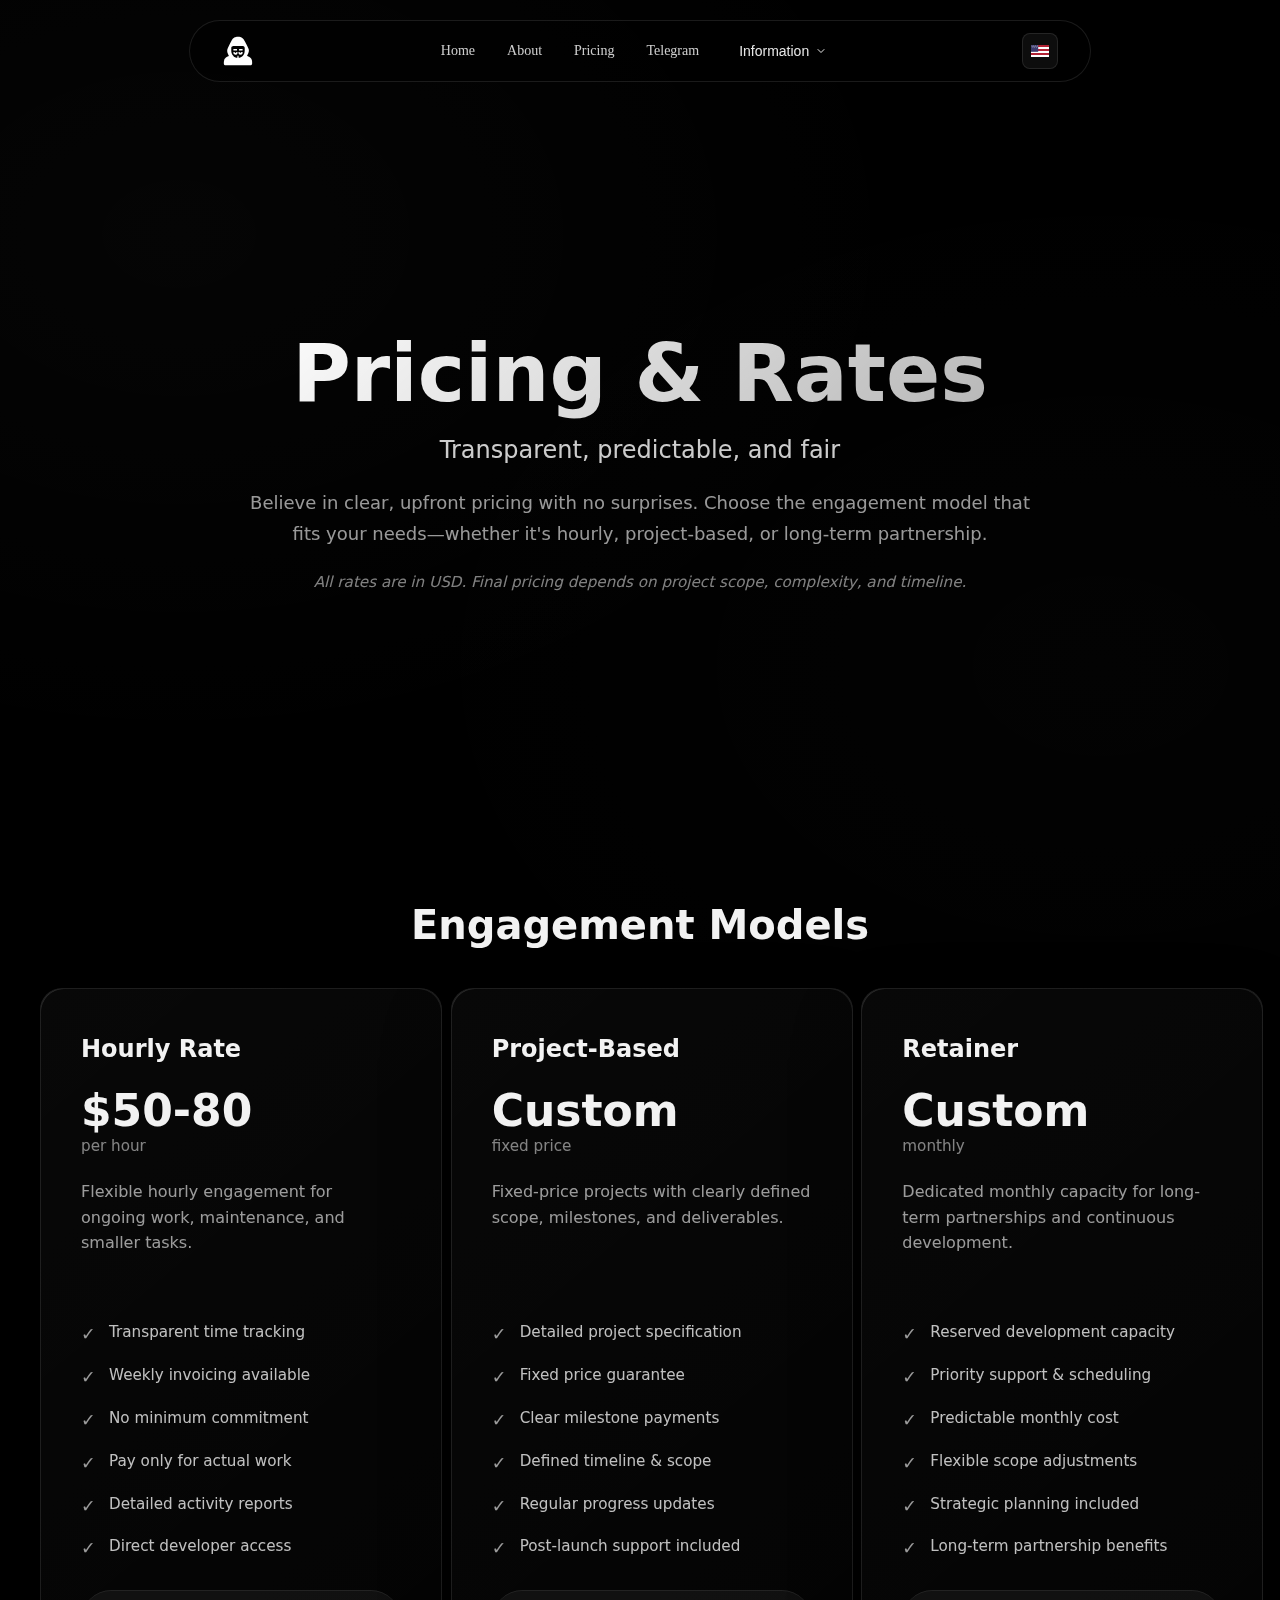
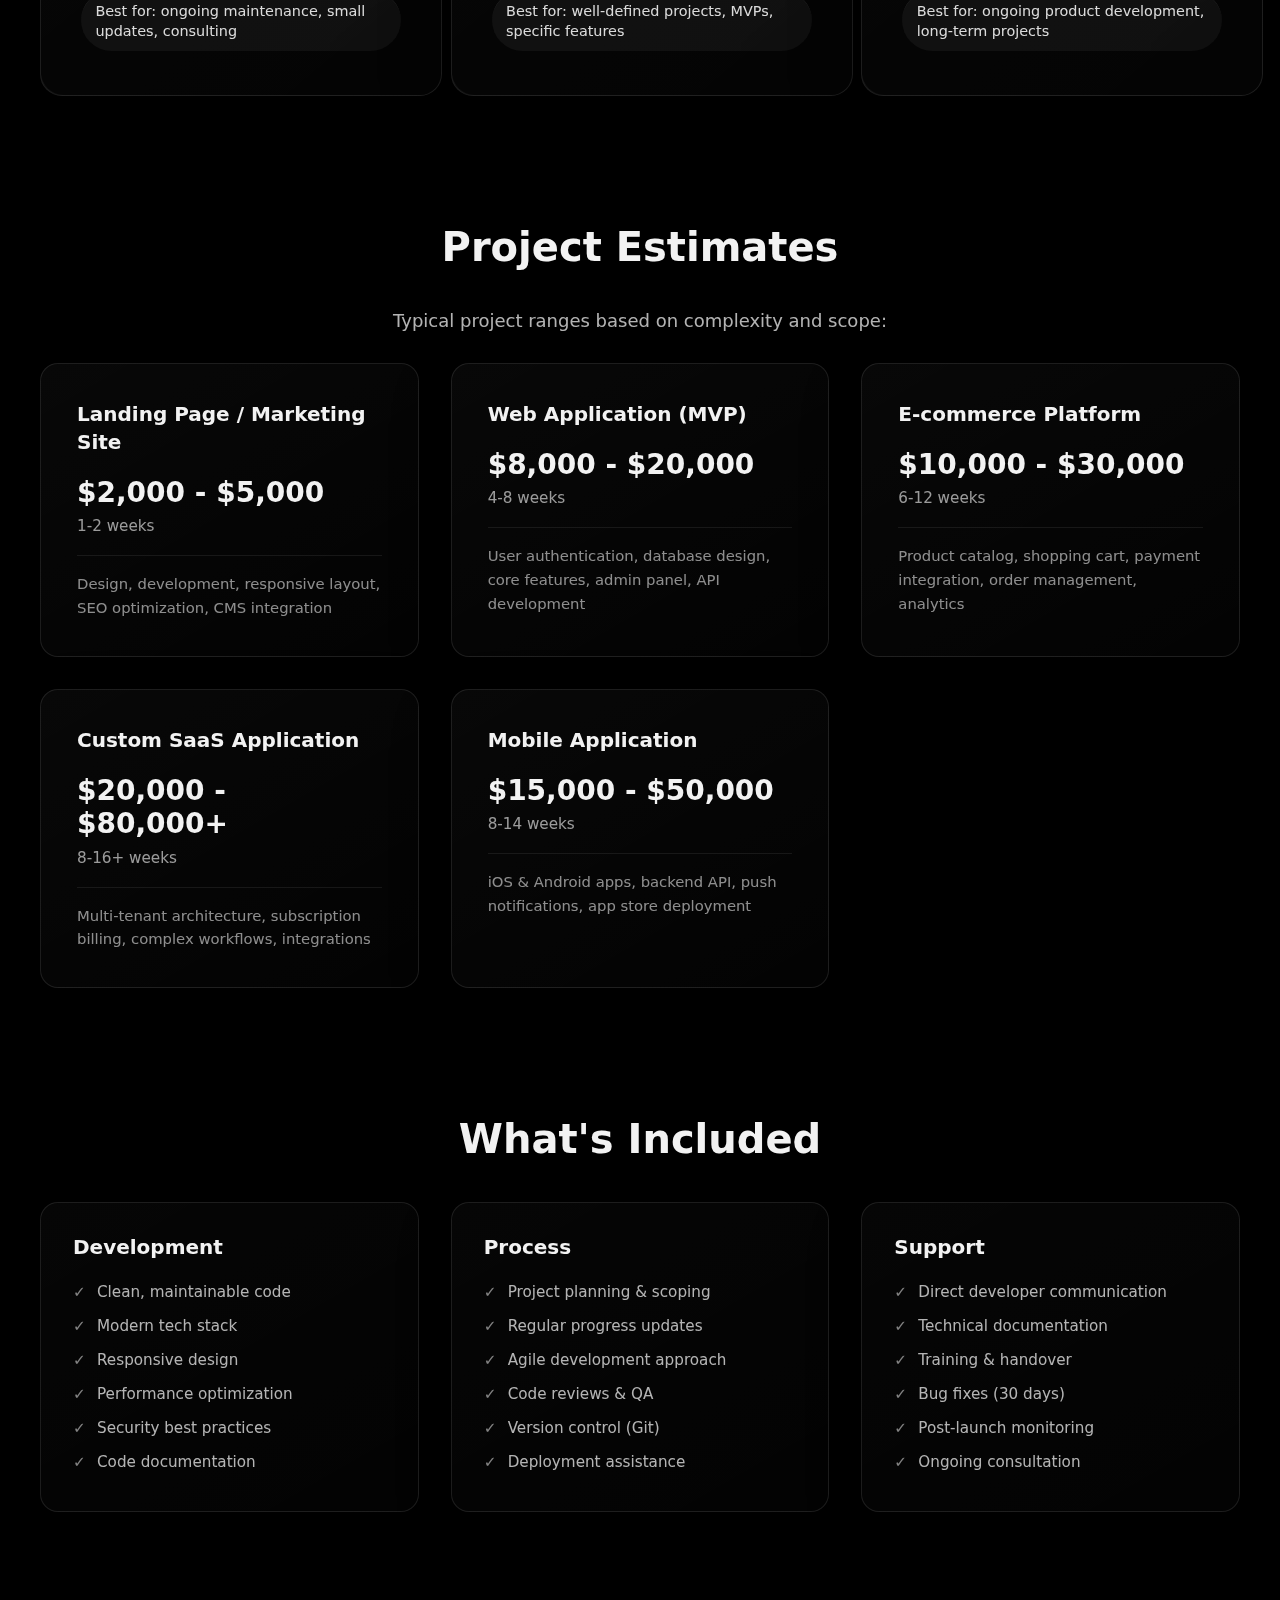
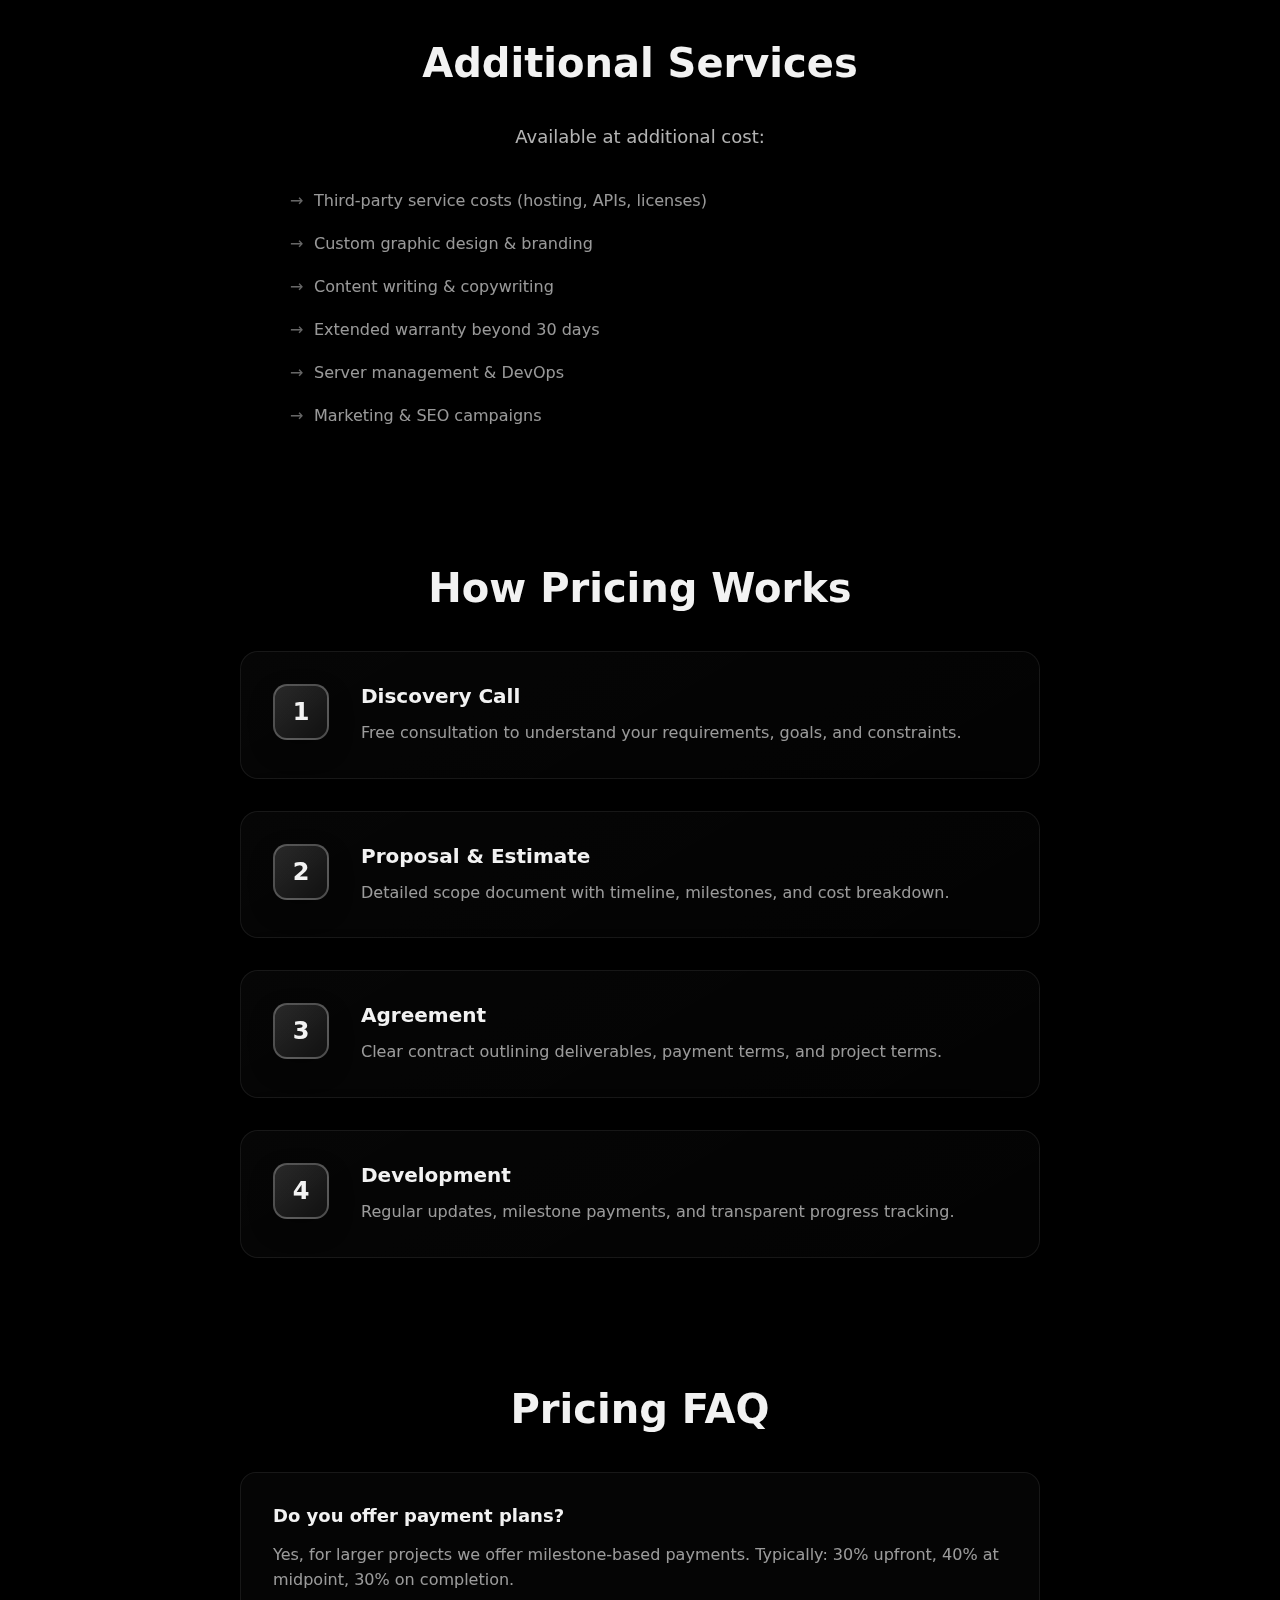
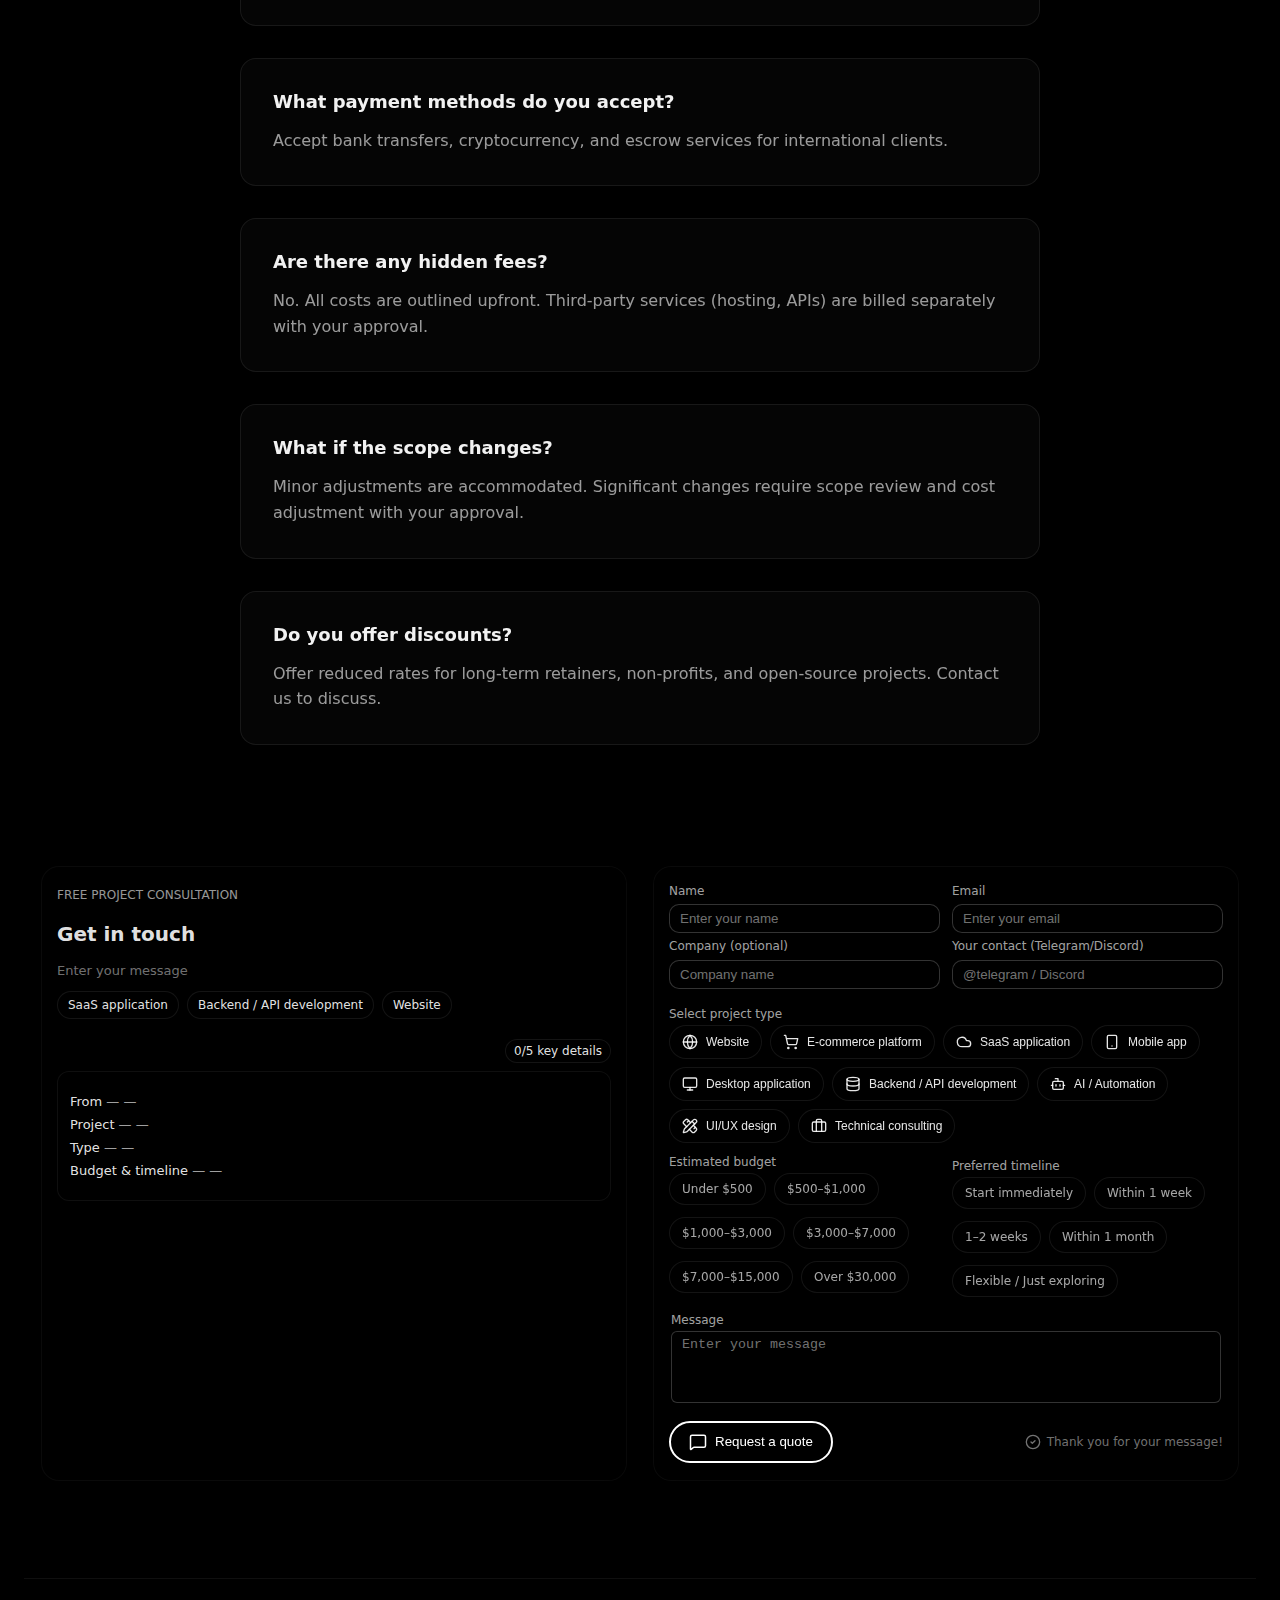
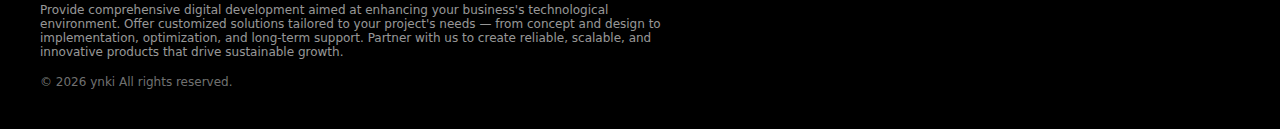
<file: pricing.html>
<!DOCTYPE html><html><head><meta charSet="utf-8" data-next-head=""/><meta name="viewport" content="width=device-width, initial-scale=1" data-next-head=""/><title data-next-head="">Pricing &amp; Rates - Ynki | Transparent Development Costs</title><meta name="description" content="Transparent pricing for professional development services. Hourly rates, project estimates, and flexible engagement models. No hidden fees, clear milestones, and predictable costs." data-next-head=""/><meta name="keywords" content="development pricing, development rates, project estimates, website cost, app development cost, hourly rates" data-next-head=""/><meta name="robots" content="index,follow" data-next-head=""/><meta name="author" content="Ynki" data-next-head=""/><meta property="og:type" content="website" data-next-head=""/><meta property="og:title" content="Pricing &amp; Rates - Ynki | Transparent Development Costs" data-next-head=""/><meta property="og:description" content="Transparent pricing for professional development services. Hourly rates, project estimates, and flexible engagement models. No hidden fees, clear milestones, and predictable costs." data-next-head=""/><meta property="og:url" content="https://ynki.website/pricing" data-next-head=""/><meta property="og:image" content="https://ynki.website/favicon.svg" data-next-head=""/><meta property="og:site_name" content="Ynki" data-next-head=""/><meta name="twitter:card" content="summary_large_image" data-next-head=""/><meta name="twitter:title" content="Pricing &amp; Rates - Ynki | Transparent Development Costs" data-next-head=""/><meta name="twitter:description" content="Transparent pricing for professional development services. Hourly rates, project estimates, and flexible engagement models. No hidden fees, clear milestones, and predictable costs." data-next-head=""/><meta name="twitter:image" content="https://ynki.website/favicon.svg" data-next-head=""/><link rel="canonical" href="https://ynki.website/pricing" data-next-head=""/><link rel="icon" href="/favicon.svg" type="image/png" data-next-head=""/><link rel="preload" href="./_next/static/chunks/1f79083913746a0a.css" as="style"/><script type="application/ld+json" data-next-head="">{"@context":"https://schema.org","@type":"WebPage","@id":"https://ynki.website/pricing#webpage","name":"Pricing & Rates","description":"Transparent pricing for professional development services. Hourly rates, project estimates, and flexible engagement models. No hidden fees, clear milestones, and predictable costs.","url":"https://ynki.website/pricing"}</script><link rel="stylesheet" href="./_next/static/chunks/1f79083913746a0a.css" data-n-p=""/><noscript data-n-css=""></noscript><script src="./_next/static/chunks/4d139d7aebcc8373.js" defer=""></script><script src="./_next/static/chunks/b7a5791f47e3c794.js" defer=""></script><script src="./_next/static/chunks/ea3e0875166e57be.js" defer=""></script><script src="./_next/static/chunks/turbopack-515b6866789c5d66.js" defer=""></script><script src="./_next/static/chunks/54561caff50392fa.js" defer=""></script><script src="./_next/static/chunks/ce3fa75331a416ae.js" defer=""></script><script src="./_next/static/chunks/turbopack-1132ea79a784fba6.js" defer=""></script><script src="./_next/static/-51tDqUpUGqsexTaLwxpL/_ssgManifest.js" defer=""></script><script src="./_next/static/-51tDqUpUGqsexTaLwxpL/_buildManifest.js" defer=""></script></head><body><link rel="preload" as="image" href="/favicon.svg"/><div id="__next"><nav class="Navbar-module__Ubi64G__navbar "><div class="Navbar-module__Ubi64G__container"><a href="/" class="Navbar-module__Ubi64G__logo" aria-label="Home"><img src="/favicon.svg" alt="Logo" width="32" height="32"/></a><div class="Navbar-module__Ubi64G__nav"><a href="/" class="Navbar-module__Ubi64G__link">Home</a><a href="/about" class="Navbar-module__Ubi64G__link">About</a><a href="/pricing" class="Navbar-module__Ubi64G__link">Pricing</a><a href="https://t.me/ynki01" class="Navbar-module__Ubi64G__link">Telegram</a><div class="Navbar-module__Ubi64G__infoInline"><button type="button" class="Navbar-module__Ubi64G__infoInlineButton" aria-expanded="false" aria-controls="info-panel"><span>Information</span><span class="Navbar-module__Ubi64G__caret " aria-hidden="true"><svg width="12" height="12" viewBox="0 0 24 24" fill="none" xmlns="http://www.w3.org/2000/svg"><path d="M6 9l6 6 6-6" stroke="currentColor" stroke-width="2" stroke-linecap="round" stroke-linejoin="round"></path></svg></span></button></div></div><div class="Navbar-module__Ubi64G__langSwitch"><button type="button" class="Navbar-module__Ubi64G__langToggle" aria-haspopup="menu" aria-expanded="false" title="English (United States)" aria-label="English"><span class="Navbar-module__Ubi64G__flagIcon" aria-hidden="true"><svg width="18" height="12" viewBox="0 0 18 12" xmlns="http://www.w3.org/2000/svg"><rect width="18" height="12" fill="#b22234"></rect><g fill="#fff"><rect y="2" width="18" height="2"></rect><rect y="6" width="18" height="2"></rect><rect y="10" width="18" height="2"></rect></g><rect width="7.2" height="6.8" fill="#3c3b6e"></rect><g fill="#fff"><circle cx="1" cy="1" r="0.4"></circle><circle cx="2.8" cy="1" r="0.4"></circle><circle cx="4.6" cy="1" r="0.4"></circle><circle cx="6.4" cy="1" r="0.4"></circle><circle cx="1.9" cy="2" r="0.4"></circle><circle cx="3.7" cy="2" r="0.4"></circle><circle cx="5.5" cy="2" r="0.4"></circle></g></svg></span></button></div></div></nav><div class="Pricing-module__O7xhaG__page"><section class="Pricing-module__O7xhaG__hero"><div class="Pricing-module__O7xhaG__heroContent"><h1 class="Pricing-module__O7xhaG__heroTitle">Pricing &amp; Rates</h1><p class="Pricing-module__O7xhaG__heroSubtitle">Transparent, predictable, and fair</p><p class="Pricing-module__O7xhaG__heroLead">Believe in clear, upfront pricing with no surprises. Choose the engagement model that fits your needs—whether it&#x27;s hourly, project-based, or long-term partnership.</p><p class="Pricing-module__O7xhaG__pricingNote">All rates are in USD. Final pricing depends on project scope, complexity, and timeline.</p></div></section><section class="Pricing-module__O7xhaG__section"><div class="Pricing-module__O7xhaG__container"><h2 class="Pricing-module__O7xhaG__sectionTitle">Engagement Models</h2><div class="Pricing-module__O7xhaG__modelsGrid"><div class="Pricing-module__O7xhaG__modelCard "><div class="Pricing-module__O7xhaG__modelHeader"><h3 class="Pricing-module__O7xhaG__modelTitle">Hourly Rate</h3><div class="Pricing-module__O7xhaG__modelPrice"><span class="Pricing-module__O7xhaG__price">$50-80</span><span class="Pricing-module__O7xhaG__unit">per hour</span></div><p class="Pricing-module__O7xhaG__modelDescription">Flexible hourly engagement for ongoing work, maintenance, and smaller tasks.</p></div><ul class="Pricing-module__O7xhaG__featureList"><li class="Pricing-module__O7xhaG__feature">Transparent time tracking</li><li class="Pricing-module__O7xhaG__feature">Weekly invoicing available</li><li class="Pricing-module__O7xhaG__feature">No minimum commitment</li><li class="Pricing-module__O7xhaG__feature">Pay only for actual work</li><li class="Pricing-module__O7xhaG__feature">Detailed activity reports</li><li class="Pricing-module__O7xhaG__feature">Direct developer access</li></ul><p class="Pricing-module__O7xhaG__bestFor">Best for: ongoing maintenance, small updates, consulting</p></div><div class="Pricing-module__O7xhaG__modelCard undefined"><div class="Pricing-module__O7xhaG__modelHeader"><h3 class="Pricing-module__O7xhaG__modelTitle">Project-Based</h3><div class="Pricing-module__O7xhaG__modelPrice"><span class="Pricing-module__O7xhaG__price">Custom</span><span class="Pricing-module__O7xhaG__unit">fixed price</span></div><p class="Pricing-module__O7xhaG__modelDescription">Fixed-price projects with clearly defined scope, milestones, and deliverables.</p></div><ul class="Pricing-module__O7xhaG__featureList"><li class="Pricing-module__O7xhaG__feature">Detailed project specification</li><li class="Pricing-module__O7xhaG__feature">Fixed price guarantee</li><li class="Pricing-module__O7xhaG__feature">Clear milestone payments</li><li class="Pricing-module__O7xhaG__feature">Defined timeline &amp; scope</li><li class="Pricing-module__O7xhaG__feature">Regular progress updates</li><li class="Pricing-module__O7xhaG__feature">Post-launch support included</li></ul><p class="Pricing-module__O7xhaG__bestFor">Best for: well-defined projects, MVPs, specific features</p></div><div class="Pricing-module__O7xhaG__modelCard "><div class="Pricing-module__O7xhaG__modelHeader"><h3 class="Pricing-module__O7xhaG__modelTitle">Retainer</h3><div class="Pricing-module__O7xhaG__modelPrice"><span class="Pricing-module__O7xhaG__price">Custom</span><span class="Pricing-module__O7xhaG__unit">monthly</span></div><p class="Pricing-module__O7xhaG__modelDescription">Dedicated monthly capacity for long-term partnerships and continuous development.</p></div><ul class="Pricing-module__O7xhaG__featureList"><li class="Pricing-module__O7xhaG__feature">Reserved development capacity</li><li class="Pricing-module__O7xhaG__feature">Priority support &amp; scheduling</li><li class="Pricing-module__O7xhaG__feature">Predictable monthly cost</li><li class="Pricing-module__O7xhaG__feature">Flexible scope adjustments</li><li class="Pricing-module__O7xhaG__feature">Strategic planning included</li><li class="Pricing-module__O7xhaG__feature">Long-term partnership benefits</li></ul><p class="Pricing-module__O7xhaG__bestFor">Best for: ongoing product development, long-term projects</p></div></div></div></section><section class="Pricing-module__O7xhaG__section"><div class="Pricing-module__O7xhaG__container"><h2 class="Pricing-module__O7xhaG__sectionTitle">Project Estimates</h2><p class="Pricing-module__O7xhaG__estimatesDescription">Typical project ranges based on complexity and scope:</p><div class="Pricing-module__O7xhaG__estimatesGrid"><div class="Pricing-module__O7xhaG__estimateCard"><h3 class="Pricing-module__O7xhaG__estimateTitle">Landing Page / Marketing Site</h3><div class="Pricing-module__O7xhaG__estimateRange">$2,000 - $5,000</div><div class="Pricing-module__O7xhaG__estimateTimeline">1-2 weeks</div><p class="Pricing-module__O7xhaG__estimateIncludes">Design, development, responsive layout, SEO optimization, CMS integration</p></div><div class="Pricing-module__O7xhaG__estimateCard"><h3 class="Pricing-module__O7xhaG__estimateTitle">Web Application (MVP)</h3><div class="Pricing-module__O7xhaG__estimateRange">$8,000 - $20,000</div><div class="Pricing-module__O7xhaG__estimateTimeline">4-8 weeks</div><p class="Pricing-module__O7xhaG__estimateIncludes">User authentication, database design, core features, admin panel, API development</p></div><div class="Pricing-module__O7xhaG__estimateCard"><h3 class="Pricing-module__O7xhaG__estimateTitle">E-commerce Platform</h3><div class="Pricing-module__O7xhaG__estimateRange">$10,000 - $30,000</div><div class="Pricing-module__O7xhaG__estimateTimeline">6-12 weeks</div><p class="Pricing-module__O7xhaG__estimateIncludes">Product catalog, shopping cart, payment integration, order management, analytics</p></div><div class="Pricing-module__O7xhaG__estimateCard"><h3 class="Pricing-module__O7xhaG__estimateTitle">Custom SaaS Application</h3><div class="Pricing-module__O7xhaG__estimateRange">$20,000 - $80,000+</div><div class="Pricing-module__O7xhaG__estimateTimeline">8-16+ weeks</div><p class="Pricing-module__O7xhaG__estimateIncludes">Multi-tenant architecture, subscription billing, complex workflows, integrations</p></div><div class="Pricing-module__O7xhaG__estimateCard"><h3 class="Pricing-module__O7xhaG__estimateTitle">Mobile Application</h3><div class="Pricing-module__O7xhaG__estimateRange">$15,000 - $50,000</div><div class="Pricing-module__O7xhaG__estimateTimeline">8-14 weeks</div><p class="Pricing-module__O7xhaG__estimateIncludes">iOS &amp; Android apps, backend API, push notifications, app store deployment</p></div></div></div></section><section class="Pricing-module__O7xhaG__section"><div class="Pricing-module__O7xhaG__container"><h2 class="Pricing-module__O7xhaG__sectionTitle">What&#x27;s Included</h2><div class="Pricing-module__O7xhaG__includedGrid"><div class="Pricing-module__O7xhaG__includedCard"><h3 class="Pricing-module__O7xhaG__includedTitle">Development</h3><ul class="Pricing-module__O7xhaG__includedList"><li class="Pricing-module__O7xhaG__includedItem">Clean, maintainable code</li><li class="Pricing-module__O7xhaG__includedItem">Modern tech stack</li><li class="Pricing-module__O7xhaG__includedItem">Responsive design</li><li class="Pricing-module__O7xhaG__includedItem">Performance optimization</li><li class="Pricing-module__O7xhaG__includedItem">Security best practices</li><li class="Pricing-module__O7xhaG__includedItem">Code documentation</li></ul></div><div class="Pricing-module__O7xhaG__includedCard"><h3 class="Pricing-module__O7xhaG__includedTitle">Process</h3><ul class="Pricing-module__O7xhaG__includedList"><li class="Pricing-module__O7xhaG__includedItem">Project planning &amp; scoping</li><li class="Pricing-module__O7xhaG__includedItem">Regular progress updates</li><li class="Pricing-module__O7xhaG__includedItem">Agile development approach</li><li class="Pricing-module__O7xhaG__includedItem">Code reviews &amp; QA</li><li class="Pricing-module__O7xhaG__includedItem">Version control (Git)</li><li class="Pricing-module__O7xhaG__includedItem">Deployment assistance</li></ul></div><div class="Pricing-module__O7xhaG__includedCard"><h3 class="Pricing-module__O7xhaG__includedTitle">Support</h3><ul class="Pricing-module__O7xhaG__includedList"><li class="Pricing-module__O7xhaG__includedItem">Direct developer communication</li><li class="Pricing-module__O7xhaG__includedItem">Technical documentation</li><li class="Pricing-module__O7xhaG__includedItem">Training &amp; handover</li><li class="Pricing-module__O7xhaG__includedItem">Bug fixes (30 days)</li><li class="Pricing-module__O7xhaG__includedItem">Post-launch monitoring</li><li class="Pricing-module__O7xhaG__includedItem">Ongoing consultation</li></ul></div></div></div></section><section class="Pricing-module__O7xhaG__section"><div class="Pricing-module__O7xhaG__container"><h2 class="Pricing-module__O7xhaG__sectionTitle">Additional Services</h2><p class="Pricing-module__O7xhaG__notIncludedDescription">Available at additional cost:</p><ul class="Pricing-module__O7xhaG__notIncludedList"><li class="Pricing-module__O7xhaG__notIncludedItem">Third-party service costs (hosting, APIs, licenses)</li><li class="Pricing-module__O7xhaG__notIncludedItem">Custom graphic design &amp; branding</li><li class="Pricing-module__O7xhaG__notIncludedItem">Content writing &amp; copywriting</li><li class="Pricing-module__O7xhaG__notIncludedItem">Extended warranty beyond 30 days</li><li class="Pricing-module__O7xhaG__notIncludedItem">Server management &amp; DevOps</li><li class="Pricing-module__O7xhaG__notIncludedItem">Marketing &amp; SEO campaigns</li></ul></div></section><section class="Pricing-module__O7xhaG__section"><div class="Pricing-module__O7xhaG__container"><h2 class="Pricing-module__O7xhaG__sectionTitle">How Pricing Works</h2><div class="Pricing-module__O7xhaG__processSteps"><div class="Pricing-module__O7xhaG__processStep"><div class="Pricing-module__O7xhaG__stepNumber">1</div><div class="Pricing-module__O7xhaG__stepContent"><h3 class="Pricing-module__O7xhaG__stepTitle">Discovery Call</h3><p class="Pricing-module__O7xhaG__stepDescription">Free consultation to understand your requirements, goals, and constraints.</p></div></div><div class="Pricing-module__O7xhaG__processStep"><div class="Pricing-module__O7xhaG__stepNumber">2</div><div class="Pricing-module__O7xhaG__stepContent"><h3 class="Pricing-module__O7xhaG__stepTitle">Proposal &amp; Estimate</h3><p class="Pricing-module__O7xhaG__stepDescription">Detailed scope document with timeline, milestones, and cost breakdown.</p></div></div><div class="Pricing-module__O7xhaG__processStep"><div class="Pricing-module__O7xhaG__stepNumber">3</div><div class="Pricing-module__O7xhaG__stepContent"><h3 class="Pricing-module__O7xhaG__stepTitle">Agreement</h3><p class="Pricing-module__O7xhaG__stepDescription">Clear contract outlining deliverables, payment terms, and project terms.</p></div></div><div class="Pricing-module__O7xhaG__processStep"><div class="Pricing-module__O7xhaG__stepNumber">4</div><div class="Pricing-module__O7xhaG__stepContent"><h3 class="Pricing-module__O7xhaG__stepTitle">Development</h3><p class="Pricing-module__O7xhaG__stepDescription">Regular updates, milestone payments, and transparent progress tracking.</p></div></div></div></div></section><section class="Pricing-module__O7xhaG__section"><div class="Pricing-module__O7xhaG__container"><h2 class="Pricing-module__O7xhaG__sectionTitle">Pricing FAQ</h2><div class="Pricing-module__O7xhaG__faqGrid"><div class="Pricing-module__O7xhaG__faqItem"><h3 class="Pricing-module__O7xhaG__faqQuestion">Do you offer payment plans?</h3><p class="Pricing-module__O7xhaG__faqAnswer">Yes, for larger projects we offer milestone-based payments. Typically: 30% upfront, 40% at midpoint, 30% on completion.</p></div><div class="Pricing-module__O7xhaG__faqItem"><h3 class="Pricing-module__O7xhaG__faqQuestion">What payment methods do you accept?</h3><p class="Pricing-module__O7xhaG__faqAnswer">Accept bank transfers, cryptocurrency, and escrow services for international clients.</p></div><div class="Pricing-module__O7xhaG__faqItem"><h3 class="Pricing-module__O7xhaG__faqQuestion">Are there any hidden fees?</h3><p class="Pricing-module__O7xhaG__faqAnswer">No. All costs are outlined upfront. Third-party services (hosting, APIs) are billed separately with your approval.</p></div><div class="Pricing-module__O7xhaG__faqItem"><h3 class="Pricing-module__O7xhaG__faqQuestion">What if the scope changes?</h3><p class="Pricing-module__O7xhaG__faqAnswer">Minor adjustments are accommodated. Significant changes require scope review and cost adjustment with your approval.</p></div><div class="Pricing-module__O7xhaG__faqItem"><h3 class="Pricing-module__O7xhaG__faqQuestion">Do you offer discounts?</h3><p class="Pricing-module__O7xhaG__faqAnswer">Offer reduced rates for long-term retainers, non-profits, and open-source projects. Contact us to discuss.</p></div></div></div></section><div id="contact"><section id="plan" class="Contact-module__5phd-G__container" aria-label="Free project consultation"><div class="Contact-module__5phd-G__grid"><aside class="Contact-module__5phd-G__summary"><div class="Contact-module__5phd-G__summaryHeader"><span class="Contact-module__5phd-G__summaryBadge">FREE PROJECT CONSULTATION</span><h2 class="Contact-module__5phd-G__summaryTitle">Get in touch</h2><p class="Contact-module__5phd-G__summarySubtitle">Enter your message</p><div class="Contact-module__5phd-G__summaryTabs"><span class="Contact-module__5phd-G__tab">SaaS application</span><span class="Contact-module__5phd-G__tab">Backend / API development</span><span class="Contact-module__5phd-G__tab">Website</span></div></div><div class="Contact-module__5phd-G__summaryBody"><div class="Contact-module__5phd-G__kpiRow"><span class="Contact-module__5phd-G__kpiText">0<!-- -->/5 <!-- -->key details</span></div><div class="Contact-module__5phd-G__summaryCard"><ul class="Contact-module__5phd-G__summaryList"><li><strong>From</strong> — <!-- -->—</li><li><strong>Project</strong> — <!-- -->—</li><li><strong>Type</strong> — <!-- -->—</li><li><strong>Budget &amp; timeline</strong> — <!-- -->—</li></ul></div></div></aside><form class="Contact-module__5phd-G__form"><div class="Contact-module__5phd-G__row2"><div class="Contact-module__5phd-G__field"><label>Name</label><input data-field="name" type="text" placeholder="Enter your name" value=""/></div><div class="Contact-module__5phd-G__field"><label>Email</label><input data-field="email" type="email" placeholder="Enter your email" value=""/></div></div><div class="Contact-module__5phd-G__row2"><div class="Contact-module__5phd-G__field"><label>Company (optional)</label><input type="text" placeholder="Company name" value=""/></div><div class="Contact-module__5phd-G__field"><label>Your contact (Telegram/Discord)</label><input data-field="contact" type="text" placeholder="@telegram / Discord" value=""/></div></div><div class="Contact-module__5phd-G__group"><label>Select project type</label><div class="Contact-module__5phd-G__chips"><button type="button" aria-pressed="false" class="Contact-module__5phd-G__chip "><svg xmlns="http://www.w3.org/2000/svg" width="24" height="24" viewBox="0 0 24 24" fill="none" stroke="currentColor" stroke-width="2" stroke-linecap="round" stroke-linejoin="round" class="lucide lucide-globe Contact-module__5phd-G__chipIcon" aria-hidden="true"><circle cx="12" cy="12" r="10"></circle><path d="M12 2a14.5 14.5 0 0 0 0 20 14.5 14.5 0 0 0 0-20"></path><path d="M2 12h20"></path></svg><span class="Contact-module__5phd-G__chipLabel">Website</span></button><button type="button" aria-pressed="false" class="Contact-module__5phd-G__chip "><svg xmlns="http://www.w3.org/2000/svg" width="24" height="24" viewBox="0 0 24 24" fill="none" stroke="currentColor" stroke-width="2" stroke-linecap="round" stroke-linejoin="round" class="lucide lucide-shopping-cart Contact-module__5phd-G__chipIcon" aria-hidden="true"><circle cx="8" cy="21" r="1"></circle><circle cx="19" cy="21" r="1"></circle><path d="M2.05 2.05h2l2.66 12.42a2 2 0 0 0 2 1.58h9.78a2 2 0 0 0 1.95-1.57l1.65-7.43H5.12"></path></svg><span class="Contact-module__5phd-G__chipLabel">E-commerce platform</span></button><button type="button" aria-pressed="false" class="Contact-module__5phd-G__chip "><svg xmlns="http://www.w3.org/2000/svg" width="24" height="24" viewBox="0 0 24 24" fill="none" stroke="currentColor" stroke-width="2" stroke-linecap="round" stroke-linejoin="round" class="lucide lucide-cloud Contact-module__5phd-G__chipIcon" aria-hidden="true"><path d="M17.5 19H9a7 7 0 1 1 6.71-9h1.79a4.5 4.5 0 1 1 0 9Z"></path></svg><span class="Contact-module__5phd-G__chipLabel">SaaS application</span></button><button type="button" aria-pressed="false" class="Contact-module__5phd-G__chip "><svg xmlns="http://www.w3.org/2000/svg" width="24" height="24" viewBox="0 0 24 24" fill="none" stroke="currentColor" stroke-width="2" stroke-linecap="round" stroke-linejoin="round" class="lucide lucide-smartphone Contact-module__5phd-G__chipIcon" aria-hidden="true"><rect width="14" height="20" x="5" y="2" rx="2" ry="2"></rect><path d="M12 18h.01"></path></svg><span class="Contact-module__5phd-G__chipLabel">Mobile app</span></button><button type="button" aria-pressed="false" class="Contact-module__5phd-G__chip "><svg xmlns="http://www.w3.org/2000/svg" width="24" height="24" viewBox="0 0 24 24" fill="none" stroke="currentColor" stroke-width="2" stroke-linecap="round" stroke-linejoin="round" class="lucide lucide-monitor Contact-module__5phd-G__chipIcon" aria-hidden="true"><rect width="20" height="14" x="2" y="3" rx="2"></rect><line x1="8" x2="16" y1="21" y2="21"></line><line x1="12" x2="12" y1="17" y2="21"></line></svg><span class="Contact-module__5phd-G__chipLabel">Desktop application</span></button><button type="button" aria-pressed="false" class="Contact-module__5phd-G__chip "><svg xmlns="http://www.w3.org/2000/svg" width="24" height="24" viewBox="0 0 24 24" fill="none" stroke="currentColor" stroke-width="2" stroke-linecap="round" stroke-linejoin="round" class="lucide lucide-database Contact-module__5phd-G__chipIcon" aria-hidden="true"><ellipse cx="12" cy="5" rx="9" ry="3"></ellipse><path d="M3 5V19A9 3 0 0 0 21 19V5"></path><path d="M3 12A9 3 0 0 0 21 12"></path></svg><span class="Contact-module__5phd-G__chipLabel">Backend / API development</span></button><button type="button" aria-pressed="false" class="Contact-module__5phd-G__chip "><svg xmlns="http://www.w3.org/2000/svg" width="24" height="24" viewBox="0 0 24 24" fill="none" stroke="currentColor" stroke-width="2" stroke-linecap="round" stroke-linejoin="round" class="lucide lucide-bot Contact-module__5phd-G__chipIcon" aria-hidden="true"><path d="M12 8V4H8"></path><rect width="16" height="12" x="4" y="8" rx="2"></rect><path d="M2 14h2"></path><path d="M20 14h2"></path><path d="M15 13v2"></path><path d="M9 13v2"></path></svg><span class="Contact-module__5phd-G__chipLabel">AI / Automation</span></button><button type="button" aria-pressed="false" class="Contact-module__5phd-G__chip "><svg xmlns="http://www.w3.org/2000/svg" width="24" height="24" viewBox="0 0 24 24" fill="none" stroke="currentColor" stroke-width="2" stroke-linecap="round" stroke-linejoin="round" class="lucide lucide-pencil-ruler Contact-module__5phd-G__chipIcon" aria-hidden="true"><path d="M13 7 8.7 2.7a2.41 2.41 0 0 0-3.4 0L2.7 5.3a2.41 2.41 0 0 0 0 3.4L7 13"></path><path d="m8 6 2-2"></path><path d="m18 16 2-2"></path><path d="m17 11 4.3 4.3c.94.94.94 2.46 0 3.4l-2.6 2.6c-.94.94-2.46.94-3.4 0L11 17"></path><path d="M21.174 6.812a1 1 0 0 0-3.986-3.987L3.842 16.174a2 2 0 0 0-.5.83l-1.321 4.352a.5.5 0 0 0 .623.622l4.353-1.32a2 2 0 0 0 .83-.497z"></path><path d="m15 5 4 4"></path></svg><span class="Contact-module__5phd-G__chipLabel">UI/UX design</span></button><button type="button" aria-pressed="false" class="Contact-module__5phd-G__chip "><svg xmlns="http://www.w3.org/2000/svg" width="24" height="24" viewBox="0 0 24 24" fill="none" stroke="currentColor" stroke-width="2" stroke-linecap="round" stroke-linejoin="round" class="lucide lucide-briefcase Contact-module__5phd-G__chipIcon" aria-hidden="true"><path d="M16 20V4a2 2 0 0 0-2-2h-4a2 2 0 0 0-2 2v16"></path><rect width="20" height="14" x="2" y="6" rx="2"></rect></svg><span class="Contact-module__5phd-G__chipLabel">Technical consulting</span></button></div></div><div class="Contact-module__5phd-G__row2"><div class="Contact-module__5phd-G__group"><label>Estimated budget</label><div class="Contact-module__5phd-G__radios"><label class="Contact-module__5phd-G__radio"><input type="radio" name="budget" value="under-500"/><span>Under $500</span></label><label class="Contact-module__5phd-G__radio"><input type="radio" name="budget" value="500-1000"/><span>$500–$1,000</span></label><label class="Contact-module__5phd-G__radio"><input type="radio" name="budget" value="1000-3000"/><span>$1,000–$3,000</span></label><label class="Contact-module__5phd-G__radio"><input type="radio" name="budget" value="3000-7000"/><span>$3,000–$7,000</span></label><label class="Contact-module__5phd-G__radio"><input type="radio" name="budget" value="7000-15000"/><span>$7,000–$15,000</span></label><label class="Contact-module__5phd-G__radio"><input type="radio" name="budget" value="over-30000"/><span>Over $30,000</span></label></div></div><div class="Contact-module__5phd-G__group"><label>Preferred timeline</label><div class="Contact-module__5phd-G__radios"><label class="Contact-module__5phd-G__radio"><input type="radio" name="timeline" value="now"/><span>Start immediately</span></label><label class="Contact-module__5phd-G__radio"><input type="radio" name="timeline" value="week"/><span>Within 1 week</span></label><label class="Contact-module__5phd-G__radio"><input type="radio" name="timeline" value="1-2-weeks"/><span>1–2 weeks</span></label><label class="Contact-module__5phd-G__radio"><input type="radio" name="timeline" value="month"/><span>Within 1 month</span></label><label class="Contact-module__5phd-G__radio"><input type="radio" name="timeline" value="flex"/><span>Flexible / Just exploring</span></label></div></div></div><div class="Contact-module__5phd-G__group Contact-module__5phd-G__message"><label>Message</label><textarea data-field="message" placeholder="Enter your message" rows="4"></textarea></div><div class="Contact-module__5phd-G__ctaRow"><button class="Contact-module__5phd-G__cta " type="submit" aria-disabled="false"><svg xmlns="http://www.w3.org/2000/svg" width="24" height="24" viewBox="0 0 24 24" fill="none" stroke="currentColor" stroke-width="2" stroke-linecap="round" stroke-linejoin="round" class="lucide lucide-message-square" aria-hidden="true"><path d="M22 17a2 2 0 0 1-2 2H6.828a2 2 0 0 0-1.414.586l-2.202 2.202A.71.71 0 0 1 2 21.286V5a2 2 0 0 1 2-2h16a2 2 0 0 1 2 2z"></path></svg><span>Request a quote</span></button><div class="Contact-module__5phd-G__thanks"><svg xmlns="http://www.w3.org/2000/svg" width="24" height="24" viewBox="0 0 24 24" fill="none" stroke="currentColor" stroke-width="2" stroke-linecap="round" stroke-linejoin="round" class="lucide lucide-circle-check" aria-hidden="true"><circle cx="12" cy="12" r="10"></circle><path d="m9 12 2 2 4-4"></path></svg><span>Thank you for your message!</span></div></div></form></div></section></div><footer class="Footer-module__bU2TmW__container" aria-label="Site footer"><div class="Footer-module__bU2TmW__inner"><div class="Footer-module__bU2TmW__brand"><div class="Footer-module__bU2TmW__meta"><div class="Footer-module__bU2TmW__subtitle">Provide comprehensive digital development aimed at enhancing your business&#x27;s technological environment. Offer customized solutions tailored to your project&#x27;s needs — from concept and design to implementation, optimization, and long-term support. Partner with us to create reliable, scalable, and innovative products that drive sustainable growth.</div></div></div></div><div class="Footer-module__bU2TmW__copyRow"><span class="Footer-module__bU2TmW__copy">© <!-- -->2025<!-- --> ynki <!-- -->All rights reserved.</span></div></footer></div></div><script id="__NEXT_DATA__" type="application/json">{"props":{"pageProps":{"defaultLang":"us"},"__N_SSG":true},"page":"/pricing","query":{},"buildId":"-51tDqUpUGqsexTaLwxpL","assetPrefix":".","isFallback":false,"gsp":true,"scriptLoader":[]}</script></body></html>
</file>
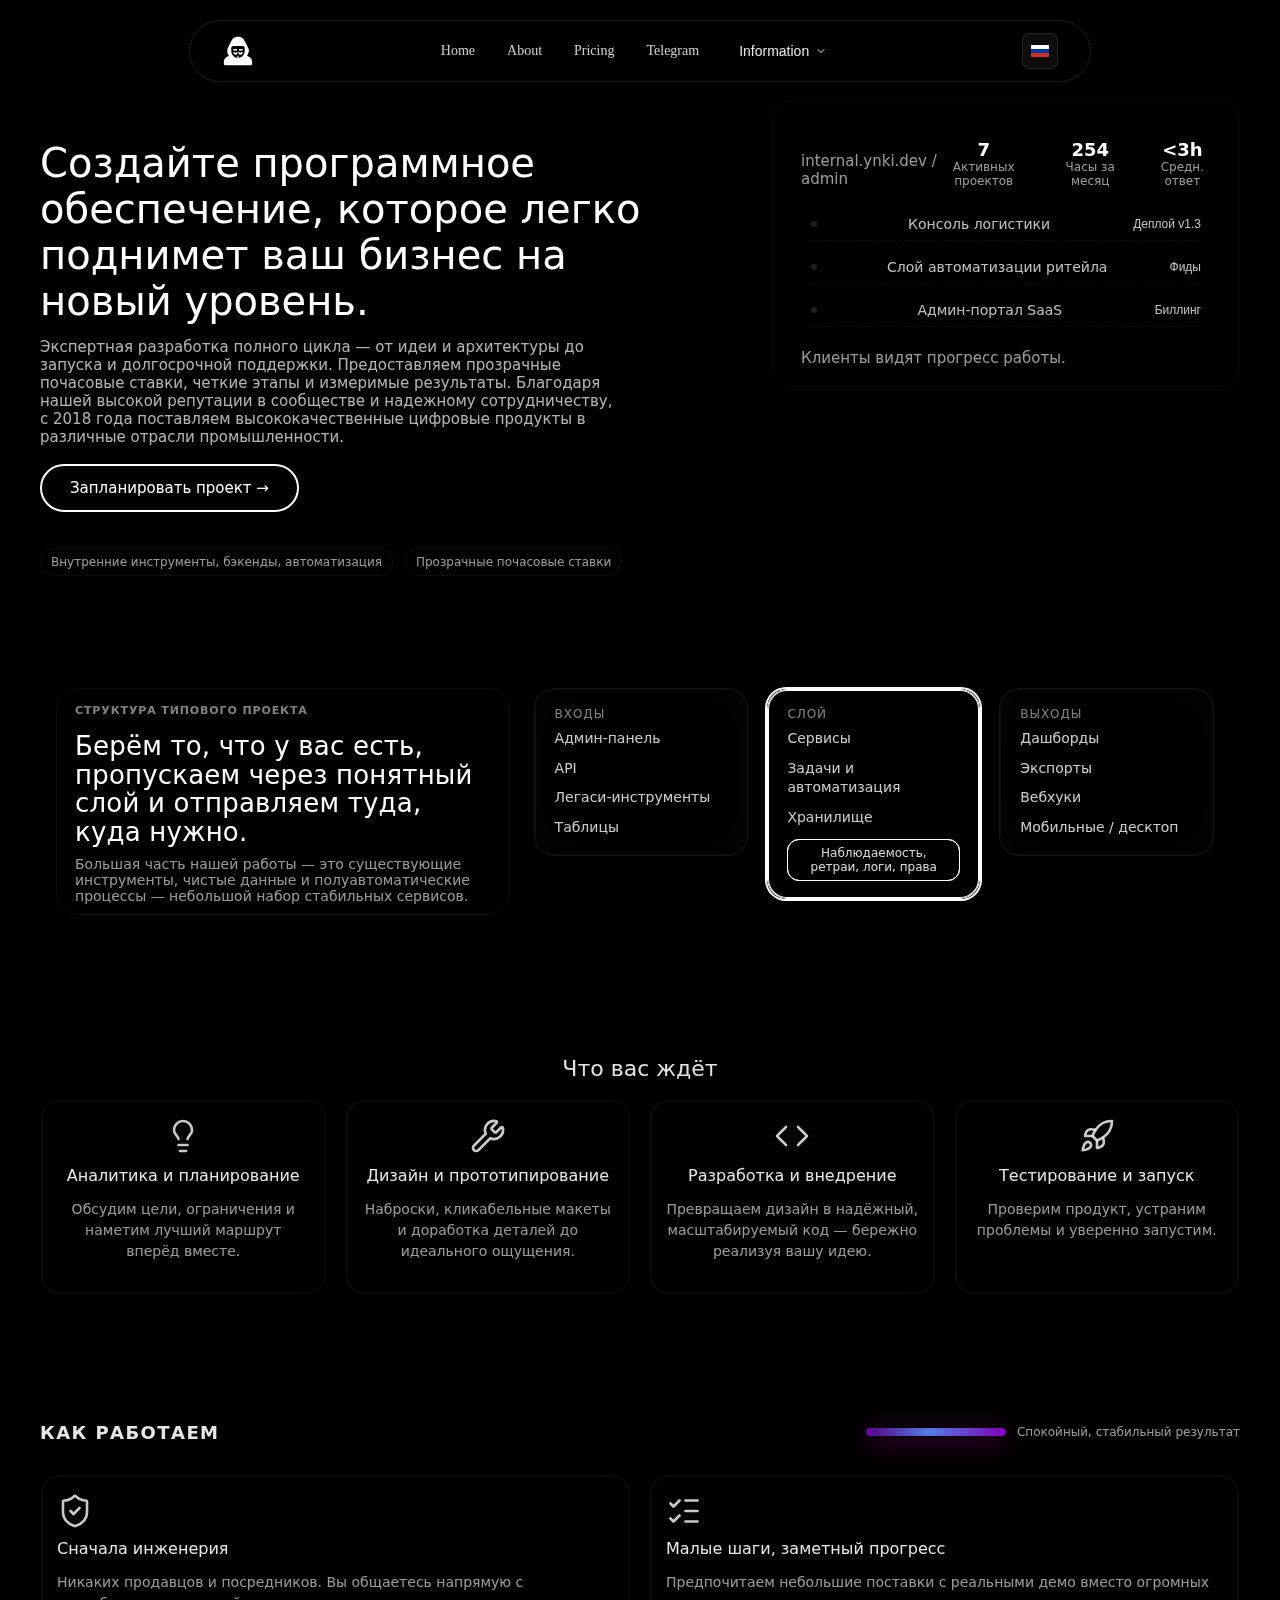
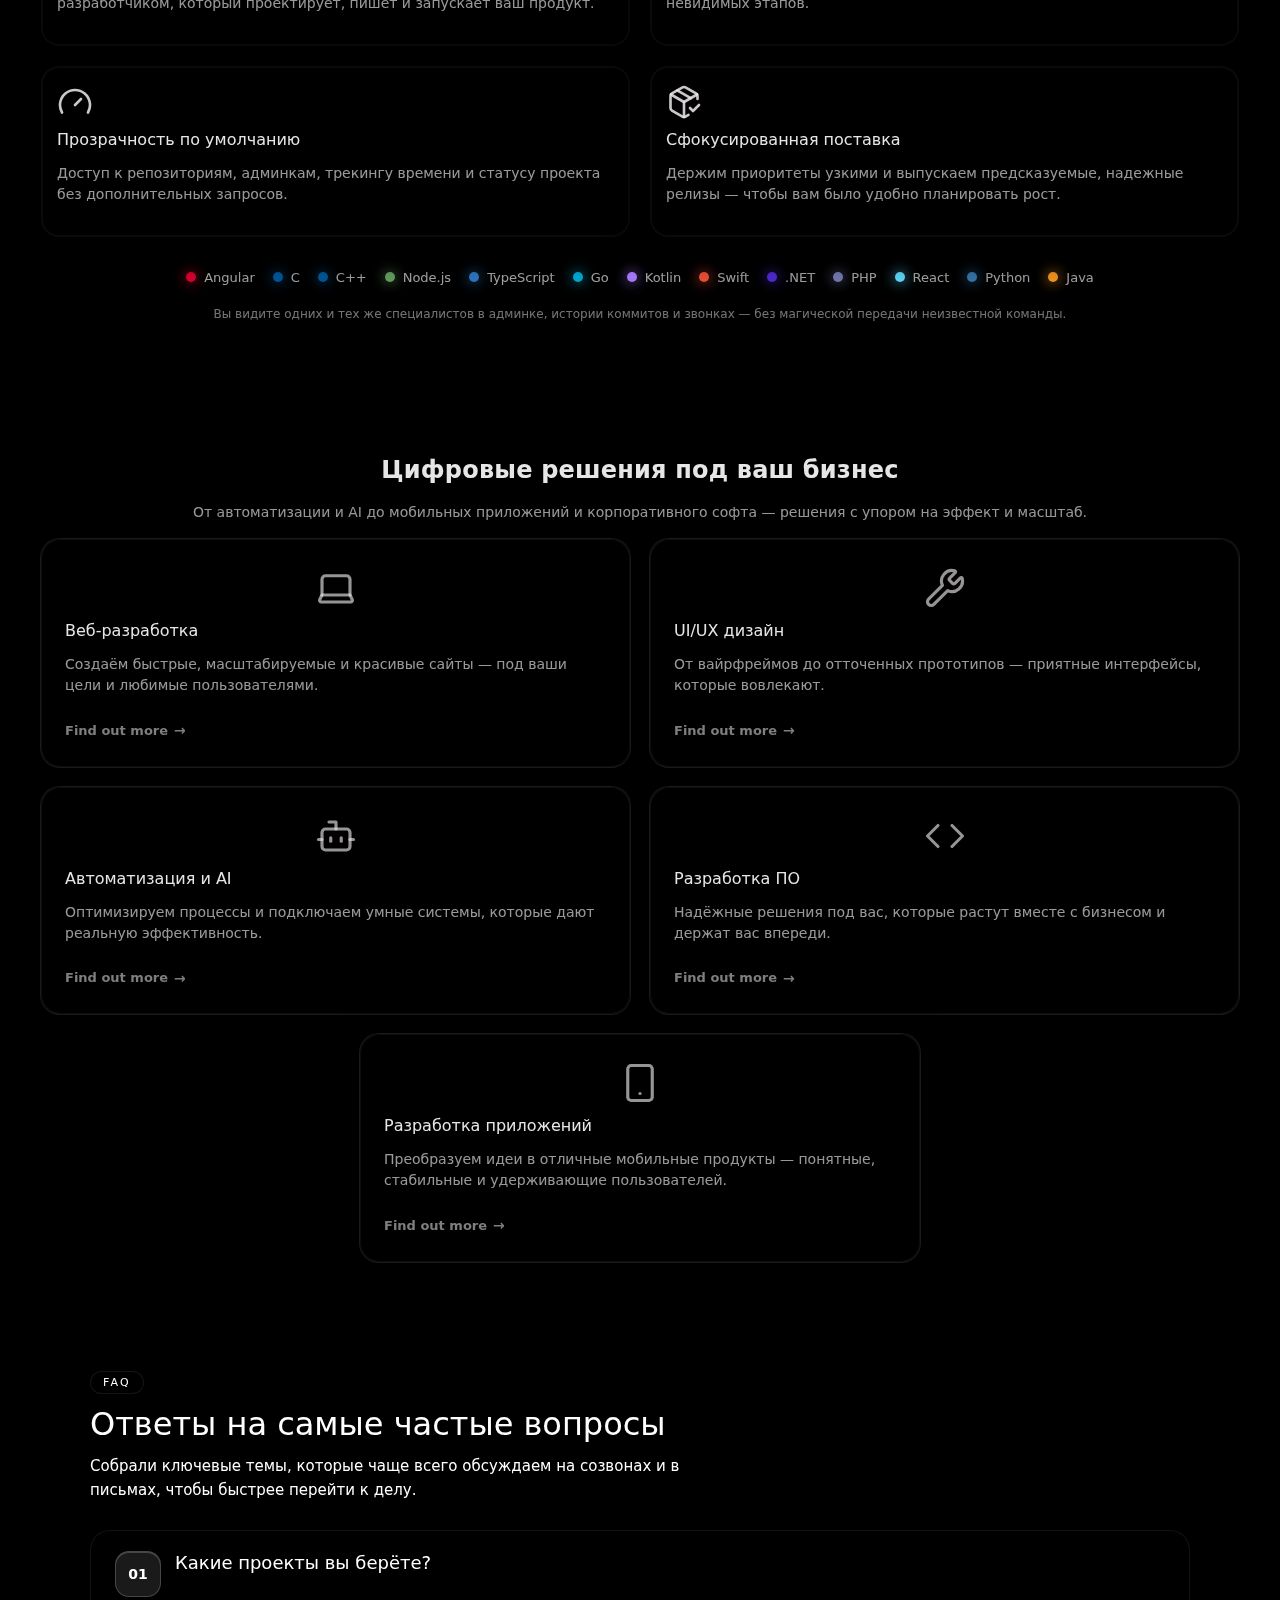
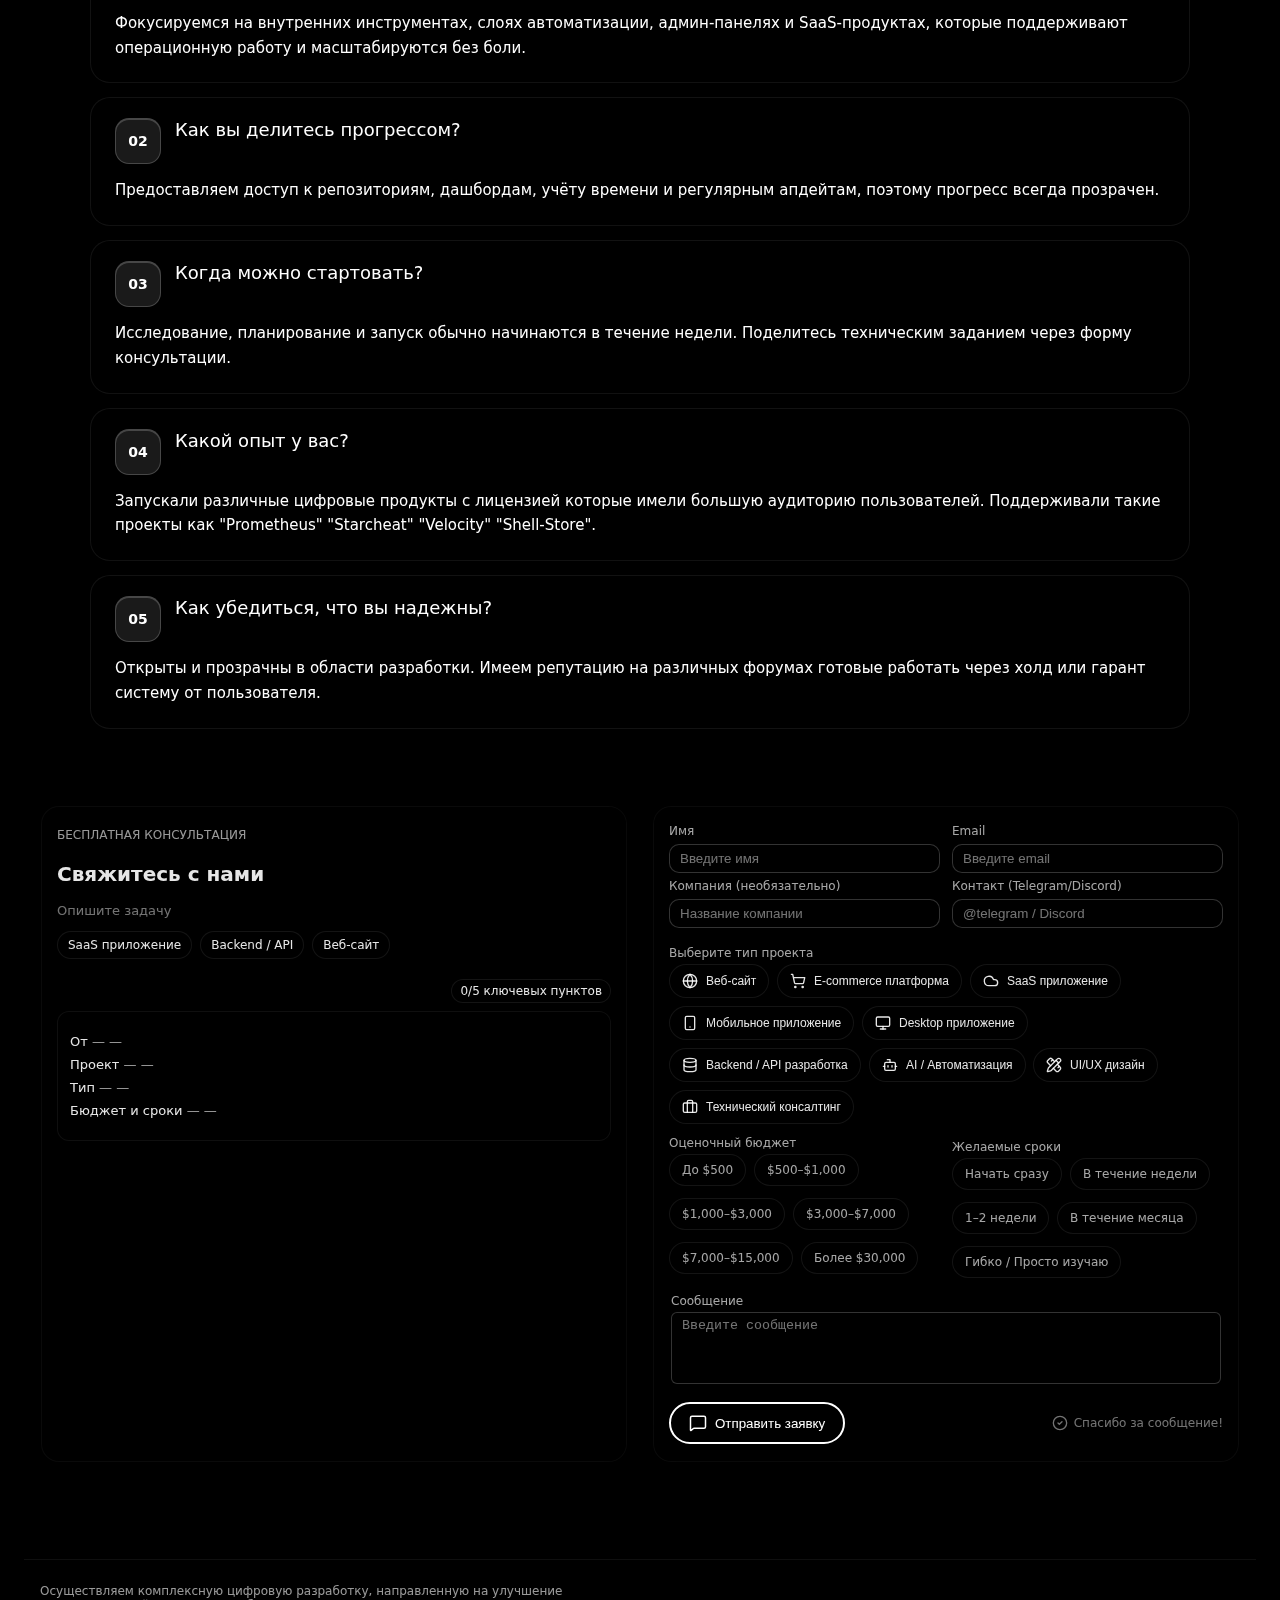
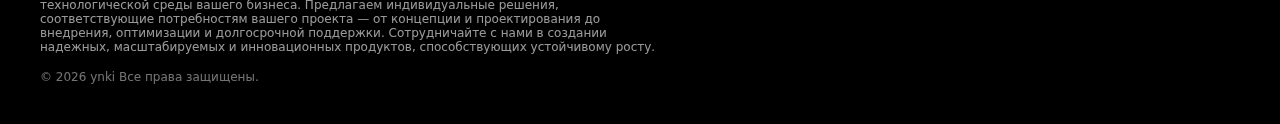
<file: ru.html>
<!DOCTYPE html><html><head><meta charSet="utf-8" data-next-head=""/><meta name="viewport" content="width=device-width, initial-scale=1" data-next-head=""/><meta name="yandex-verification" content="31575d982f01d8dd" data-next-head=""/><meta name="google-site-verification" content="nRvZN7SObcGOLnPYNwUOQsWvf3siC9yH2tFtuMyeF-k" data-next-head=""/><title data-next-head="">Ynki — Профессиональная Разработка Сайтов и Приложений | Заказать Разработку</title><meta name="description" content="Professional software development services: custom web applications, mobile apps, automation, AI solutions, and full-stack development. Expert developers delivering scalable, reliable digital products since 2018. Transparent pricing, clear milestones, measurable results. Contact us for your development project." data-alt-lang="true" data-next-head=""/><meta name="keywords" content="web development, automation &amp; ai solutions, backend / api development, ui/ux design, app development, engineering first, small steps, visible progress, transparent by default, focused delivery, Development Software, Website, Automation, AI Solutions, App mobile, Scripts, Bots." data-alt-lang="true" data-next-head=""/><meta name="robots" content="index,follow,max-image-preview:large,max-snippet:-1,max-video-preview:-1" data-next-head=""/><meta name="googlebot" content="index,follow,max-image-preview:large,max-snippet:-1,max-video-preview:-1" data-next-head=""/><meta name="bingbot" content="index,follow" data-next-head=""/><meta name="yandex" content="index,follow" data-next-head=""/><meta name="rating" content="general" data-next-head=""/><meta name="referrer" content="origin-when-cross-origin" data-next-head=""/><meta name="author" content="Ynki" data-next-head=""/><meta name="application-name" content="Ynki" data-next-head=""/><meta name="apple-mobile-web-app-title" content="Ynki" data-next-head=""/><meta name="image" content="https://ynki.website/favicon.svg" data-next-head=""/><meta name="msapplication-TileColor" content="#05050a" data-next-head=""/><meta name="msapplication-TileImage" content="./favicon.svg" data-next-head=""/><meta property="og:locale" content="en_US" data-next-head=""/><meta property="og:locale:alternate" content="ru_RU" data-next-head=""/><meta http-equiv="content-language" content="en, ru" data-next-head=""/><meta name="theme-color" content="#05050a" data-next-head=""/><meta name="format-detection" content="telephone=no,address=no,email=no" data-next-head=""/><meta property="og:type" content="website" data-next-head=""/><meta property="og:title" content="Ynki — Профессиональная Разработка Сайтов и Приложений | Заказать Разработку" data-next-head=""/><meta property="og:description" content="Профессиональная разработка программного обеспечения: веб-приложения, мобильные приложения, автоматизация, AI решения, fullstack разработка. Эксперты создают надёжные цифровые продукты с 2018 года. Прозрачные цены, чёткие этапы, измеримые результаты. Закажите разработку у профессионалов." data-next-head=""/><meta property="og:url" content="https://ynki.website/ru" data-next-head=""/><meta property="og:image" content="https://ynki.website/favicon.svg" data-next-head=""/><meta property="og:image:secure_url" content="https://ynki.website/favicon.svg" data-next-head=""/><meta property="og:image:alt" content="Ynki preview" data-next-head=""/><meta property="og:image:width" content="512" data-next-head=""/><meta property="og:image:height" content="512" data-next-head=""/><meta property="og:image:type" content="image/svg+xml" data-next-head=""/><meta property="og:site_name" content="Ynki" data-next-head=""/><meta name="twitter:card" content="summary_large_image" data-next-head=""/><meta name="twitter:creator" content="@ynki" data-next-head=""/><meta name="twitter:title" content="Ynki — Профессиональная Разработка Сайтов и Приложений | Заказать Разработку" data-next-head=""/><meta name="twitter:description" content="Профессиональная разработка программного обеспечения: веб-приложения, мобильные приложения, автоматизация, AI решения, fullstack разработка. Эксперты создают надёжные цифровые продукты с 2018 года. Прозрачные цены, чёткие этапы, измеримые результаты. Закажите разработку у профессионалов." data-next-head=""/><meta name="twitter:image" content="https://ynki.website/favicon.svg" data-next-head=""/><meta name="twitter:image:alt" content="Ynki preview" data-next-head=""/><meta name="twitter:site" content="@ynki" data-next-head=""/><meta name="twitter:url" content="https://ynki.website/ru" data-next-head=""/><link rel="canonical" href="https://ynki.website/ru" data-next-head=""/><link rel="preconnect" href="https://fonts.googleapis.com" data-next-head=""/><link rel="dns-prefetch" href="https://fonts.googleapis.com" data-next-head=""/><link rel="preconnect" href="https://www.google-analytics.com" data-next-head=""/><link rel="dns-prefetch" href="https://www.google-analytics.com" data-next-head=""/><link rel="manifest" href="/manifest.json" data-next-head=""/><link rel="icon" href="./favicon.svg" type="image/svg+xml" sizes="any" data-next-head=""/><link rel="apple-touch-icon" href="./favicon.svg" data-next-head=""/><link rel="shortcut icon" href="./favicon.svg" data-next-head=""/><link rel="alternate" hrefLang="en" href="https://ynki.website/en" data-next-head=""/><link rel="alternate" hrefLang="ru" href="https://ynki.website/ru" data-next-head=""/><link rel="alternate" hrefLang="x-default" href="https://ynki.website/" data-next-head=""/><link rel="preload" href="./_next/static/chunks/1f79083913746a0a.css" as="style"/><script type="application/ld+json" data-next-head="">{"@context":"https://schema.org","@graph":[{"@type":"Organization","@id":"https://ynki.website//#organization","name":"Ynki","legalName":"Ynki","alternateName":["Инки","Ynki"],"description":"Professional software development services: custom web applications, mobile apps, automation, AI solutions, and full-stack development. Expert developers delivering scalable, reliable digital products since 2018. Transparent pricing, clear milestones, measurable results. Contact us for your development project.","url":"https://ynki.website/","logo":"https://ynki.website/favicon.svg","sameAs":["https://github.com/ynki0","https://t.me/ynki01","https://discord.gg/eJncQRRYtY"],"knowsLanguage":["English","Russian"],"founder":{"@type":"Person","name":"ynki"},"aggregateRating":{"@type":"AggregateRating","ratingValue":"5","reviewCount":"50","bestRating":"5","worstRating":"1"},"contactPoint":{"@type":"ContactPoint","contactType":"sales","email":"xsmile@ynki.website","availableLanguage":["English","Russian"],"areaServed":"Worldwide"}},{"@type":"WebSite","name":"Ynki","url":"https://ynki.website/","description":"Professional software development services: custom web applications, mobile apps, automation, AI solutions, and full-stack development. Expert developers delivering scalable, reliable digital products since 2018. Transparent pricing, clear milestones, measurable results. Contact us for your development project. | Профессиональная разработка программного обеспечения: веб-приложения, мобильные приложения, автоматизация, AI решения, fullstack разработка. Эксперты создают надёжные цифровые продукты с 2018 года. Прозрачные цены, чёткие этапы, измеримые результаты. Закажите разработку у профессионалов.","inLanguage":["en","ru"],"potentialAction":{"@type":"SearchAction","target":"https://ynki.website/?s={search_term_string}","query-input":"required name=search_term_string"}},{"@type":"FAQPage","name":"Ynki FAQ / Частые вопросы Ynki","inLanguage":["en","ru"],"mainEntity":[{"@type":"Question","inLanguage":"en","name":"What projects do you take on?","acceptedAnswer":{"@type":"Answer","inLanguage":"en","text":"We focus on internal tools, automation layers, admin panels, and SaaS products that support operational work and scale without pain."}},{"@type":"Question","inLanguage":"en","name":"How do you share progress?","acceptedAnswer":{"@type":"Answer","inLanguage":"en","text":"We provide access to repositories, dashboards, time tracking, and regular updates, so progress is always transparent."}},{"@type":"Question","inLanguage":"en","name":"When can we start?","acceptedAnswer":{"@type":"Answer","inLanguage":"en","text":"Discovery, planning and kickoff typically begin within a week. Share the key project context through the consultation form and we help scope the next steps."}},{"@type":"Question","inLanguage":"en","name":"What experience do you have?","acceptedAnswer":{"@type":"Answer","inLanguage":"en","text":"We have launched various licensed digital products with large user audiences. We have supported projects such as \"Prometheus\" \"Starcheat\" \"Velocity\" \"Shell-Store.\""}},{"@type":"Question","inLanguage":"en","name":"How can we be sure you are reliable?","acceptedAnswer":{"@type":"Answer","inLanguage":"en","text":"We are open and transparent in our development process. We have a reputation on various forums and are willing to work through escrow or guarantee systems from the user."}},{"@type":"Question","inLanguage":"ru","name":"Какие проекты вы берёте?","acceptedAnswer":{"@type":"Answer","inLanguage":"ru","text":"Фокусируемся на внутренних инструментах, слоях автоматизации, админ-панелях и SaaS‑продуктах, которые поддерживают операционную работу и масштабируются без боли."}},{"@type":"Question","inLanguage":"ru","name":"Как вы делитесь прогрессом?","acceptedAnswer":{"@type":"Answer","inLanguage":"ru","text":"Предоставляем доступ к репозиториям, дашбордам, учёту времени и регулярным апдейтам, поэтому прогресс всегда прозрачен."}},{"@type":"Question","inLanguage":"ru","name":"Когда можно стартовать?","acceptedAnswer":{"@type":"Answer","inLanguage":"ru","text":"Исследование, планирование и запуск обычно начинаются в течение недели. Поделитесь техническим заданием через форму консультации."}},{"@type":"Question","inLanguage":"ru","name":"Какой опыт у вас?","acceptedAnswer":{"@type":"Answer","inLanguage":"ru","text":"Запускали различные цифровые продукты с лицензией которые имели большую аудиторию пользователей. Поддерживали такие проекты как \"Prometheus\" \"Starcheat\" \"Velocity\" \"Shell-Store\"."}},{"@type":"Question","inLanguage":"ru","name":"Как убедиться, что вы надежны?","acceptedAnswer":{"@type":"Answer","inLanguage":"ru","text":"Открыты и прозрачны в области разработки. Имеем репутацию на различных форумах готовые работать через холд или гарант систему от пользователя."}}]},{"@type":"ItemList","name":"Service catalog","inLanguage":"en","itemListOrder":"http://schema.org/ItemListOrderAscending","itemListElement":[{"@type":"ListItem","position":1,"name":"Web Development","item":{"@type":"Service","name":"Web Development","description":"Fast, scalable marketing sites, customer portals and internal dashboards.","provider":{"@type":"Organization","name":"Ynki","url":"https://ynki.website/"}}},{"@type":"ListItem","position":2,"name":"Automation & AI Solutions","item":{"@type":"Service","name":"Automation & AI Solutions","description":"Jobs, bots and ML-powered workflows that remove repetitive manual work.","provider":{"@type":"Organization","name":"Ynki","url":"https://ynki.website/"}}},{"@type":"ListItem","position":3,"name":"Backend / API Development","item":{"@type":"Service","name":"Backend / API Development","description":"Robust APIs, integrations and data layers that power products reliably.","provider":{"@type":"Organization","name":"Ynki","url":"https://ynki.website/"}}},{"@type":"ListItem","position":4,"name":"UI/UX Design","item":{"@type":"Service","name":"UI/UX Design","description":"Research-driven product design, prototyping and usability refinements.","provider":{"@type":"Organization","name":"Ynki","url":"https://ynki.website/"}}},{"@type":"ListItem","position":5,"name":"App Development","item":{"@type":"Service","name":"App Development","description":"Native and cross-platform apps that keep users engaged on mobile or desktop.","provider":{"@type":"Organization","name":"Ynki","url":"https://ynki.website/"}}}]},{"@type":"ItemList","name":"Каталог услуг","inLanguage":"ru","itemListOrder":"http://schema.org/ItemListOrderAscending","itemListElement":[{"@type":"ListItem","position":1,"name":"Веб-разработка","item":{"@type":"Service","name":"Веб-разработка","description":"Быстрые и масштабируемые сайты, клиентские порталы и внутренние дашборды.","provider":{"@type":"Organization","name":"Ynki","url":"https://ynki.website/"}}},{"@type":"ListItem","position":2,"name":"Автоматизация и AI","item":{"@type":"Service","name":"Автоматизация и AI","description":"Джобы, боты и ML‑процессы, которые убирают рутину и сокращают операционные затраты.","provider":{"@type":"Organization","name":"Ynki","url":"https://ynki.website/"}}},{"@type":"ListItem","position":3,"name":"Backend / API","item":{"@type":"Service","name":"Backend / API","description":"Надёжные API, интеграции и дата‑слои, которые становятся фундаментом продукта.","provider":{"@type":"Organization","name":"Ynki","url":"https://ynki.website/"}}},{"@type":"ListItem","position":4,"name":"UI/UX дизайн","item":{"@type":"Service","name":"UI/UX дизайн","description":"Продуктовый дизайн, исследование пользовательского опыта и прототипирование.","provider":{"@type":"Organization","name":"Ynki","url":"https://ynki.website/"}}},{"@type":"ListItem","position":5,"name":"Мобильные и десктоп приложения","item":{"@type":"Service","name":"Мобильные и десктоп приложения","description":"Нативные и кроссплатформенные продукты, удерживающие пользователей на любых устройствах.","provider":{"@type":"Organization","name":"Ynki","url":"https://ynki.website/"}}}]},{"@type":"ProfessionalService","inLanguage":"en","name":"Ynki","url":"https://ynki.website/","description":"Professional software development services: custom web applications, mobile apps, automation, AI solutions, and full-stack development. Expert developers delivering scalable, reliable digital products since 2018. Transparent pricing, clear milestones, measurable results. Contact us for your development project.","serviceType":["Web Development","Automation & AI Solutions","Backend / API Development","UI/UX Design","App Development"],"areaServed":["Global","Worldwide"],"image":"https://ynki.website/favicon.svg","sameAs":["https://github.com/ynki0","https://t.me/ynki01","https://discord.gg/eJncQRRYtY"],"priceRange":"$$","provider":{"@type":"Organization","@id":"https://ynki.website//#organization"},"aggregateRating":{"@type":"AggregateRating","ratingValue":"5","reviewCount":"50","bestRating":"5"},"hasOfferCatalog":{"@type":"OfferCatalog","name":"Service packages","itemListElement":[{"@type":"Offer","name":"Web Development","description":"Fast, scalable marketing sites, customer portals and internal dashboards.","position":1,"availability":"https://schema.org/InStock","priceSpecification":{"@type":"PriceSpecification","priceCurrency":"USD"}},{"@type":"Offer","name":"Automation & AI Solutions","description":"Jobs, bots and ML-powered workflows that remove repetitive manual work.","position":2,"availability":"https://schema.org/InStock","priceSpecification":{"@type":"PriceSpecification","priceCurrency":"USD"}},{"@type":"Offer","name":"Backend / API Development","description":"Robust APIs, integrations and data layers that power products reliably.","position":3,"availability":"https://schema.org/InStock","priceSpecification":{"@type":"PriceSpecification","priceCurrency":"USD"}},{"@type":"Offer","name":"UI/UX Design","description":"Research-driven product design, prototyping and usability refinements.","position":4,"availability":"https://schema.org/InStock","priceSpecification":{"@type":"PriceSpecification","priceCurrency":"USD"}},{"@type":"Offer","name":"App Development","description":"Native and cross-platform apps that keep users engaged on mobile or desktop.","position":5,"availability":"https://schema.org/InStock","priceSpecification":{"@type":"PriceSpecification","priceCurrency":"USD"}}]},"knowsAbout":["Web Development","Automation & AI Solutions","Backend / API Development","UI/UX Design","App Development","Angular","C","C++","Node.js","TypeScript","Go","Kotlin","Swift",".NET","PHP","React","Python","Java"]},{"@type":"ProfessionalService","inLanguage":"ru","name":"Ynki","url":"https://ynki.website/","description":"Профессиональная разработка программного обеспечения: веб-приложения, мобильные приложения, автоматизация, AI решения, fullstack разработка. Эксперты создают надёжные цифровые продукты с 2018 года. Прозрачные цены, чёткие этапы, измеримые результаты. Закажите разработку у профессионалов.","serviceType":["Веб-разработка","Автоматизация и AI","Backend / API","UI/UX дизайн","Мобильные и десктоп приложения"],"areaServed":["Global","Worldwide"],"image":"https://ynki.website/favicon.svg","sameAs":["https://github.com/ynki0","https://t.me/ynki01","https://discord.gg/eJncQRRYtY"],"priceRange":"$$","provider":{"@type":"Organization","@id":"https://ynki.website//#organization"},"aggregateRating":{"@type":"AggregateRating","ratingValue":"5","reviewCount":"50","bestRating":"5"},"hasOfferCatalog":{"@type":"OfferCatalog","name":"Пакеты услуг","itemListElement":[{"@type":"Offer","name":"Веб-разработка","description":"Быстрые и масштабируемые сайты, клиентские порталы и внутренние дашборды.","position":1,"availability":"https://schema.org/InStock","priceSpecification":{"@type":"PriceSpecification","priceCurrency":"USD"}},{"@type":"Offer","name":"Автоматизация и AI","description":"Джобы, боты и ML‑процессы, которые убирают рутину и сокращают операционные затраты.","position":2,"availability":"https://schema.org/InStock","priceSpecification":{"@type":"PriceSpecification","priceCurrency":"USD"}},{"@type":"Offer","name":"Backend / API","description":"Надёжные API, интеграции и дата‑слои, которые становятся фундаментом продукта.","position":3,"availability":"https://schema.org/InStock","priceSpecification":{"@type":"PriceSpecification","priceCurrency":"USD"}},{"@type":"Offer","name":"UI/UX дизайн","description":"Продуктовый дизайн, исследование пользовательского опыта и прототипирование.","position":4,"availability":"https://schema.org/InStock","priceSpecification":{"@type":"PriceSpecification","priceCurrency":"USD"}},{"@type":"Offer","name":"Мобильные и десктоп приложения","description":"Нативные и кроссплатформенные продукты, удерживающие пользователей на любых устройствах.","position":5,"availability":"https://schema.org/InStock","priceSpecification":{"@type":"PriceSpecification","priceCurrency":"USD"}}]},"knowsAbout":["Веб-разработка","Автоматизация и AI","Backend / API","UI/UX дизайн","Мобильные и десктоп приложения","Angular","C","C++","Node.js","TypeScript","Go","Kotlin","Swift",".NET","PHP","React","Python","Java"]},{"@type":"HowTo","name":"How Ynki delivers software projects","description":"Calm, consistent delivery focusing on engineering-first collaboration, visible progress, transparency, and focused releases.","inLanguage":"en","totalTime":"P1M","step":[{"@type":"HowToStep","position":1,"name":"Engineering first","text":"Direct collaboration with the developer who architects, builds, and launches each project for transparent decision-making."},{"@type":"HowToStep","position":2,"name":"Small steps, visible progress","text":"Ship in tight, reviewable milestones with real demos instead of long invisible phases."},{"@type":"HowToStep","position":3,"name":"Transparent by default","text":"Provide access to repositories, dashboards, time tracking, and health metrics so stakeholders never guess about progress."},{"@type":"HowToStep","position":4,"name":"Focused delivery","text":"Keep priorities lean to ship predictable releases that keep roadmaps realistic and dependable."}],"tool":["Angular","C","C++","Node.js","TypeScript","Go","Kotlin","Swift",".NET","PHP","React","Python","Java"]},{"@type":"HowTo","name":"Как Ynki ведёт проекты","description":"Спокойная и предсказуемая разработка с приоритетом инженеринга, прозрачности и коротких проверяемых итераций.","inLanguage":"ru","totalTime":"P1M","step":[{"@type":"HowToStep","position":1,"name":"Инженерия в первую очередь","text":"Никаких продавцов и посредников. Вы общаетесь напрямую с разработчиком, который проектирует, пишет и запускает ваш продукт."},{"@type":"HowToStep","position":2,"name":"Небольшие шаги и демо","text":"Предпочитаем небольшие поставки с реальными демо вместо огромных невидимых этапов."},{"@type":"HowToStep","position":3,"name":"Прозрачность по умолчанию","text":"Доступ к репозиториям, админкам, трекингу времени и статусу проекта без дополнительных запросов."},{"@type":"HowToStep","position":4,"name":"Сфокусированная поставка","text":"Держим приоритеты узкими и выпускаем предсказуемые, надежные релизы — чтобы вам было удобно планировать рост."},{"@type":"HowToStep","position":5,"name":"Как убедиться, что вы надежны?","text":"Открыты и прозрачны в области разработки. Имеем репутацию на различных форумах готовые работать через холд или гарант систему от пользователя."}],"tool":["Angular","C","C++","Node.js","TypeScript","Go","Kotlin","Swift",".NET","PHP","React","Python","Java"]},{"@type":"BreadcrumbList","name":"Ynki site navigation","itemListElement":[{"@type":"ListItem","position":1,"name":"Ynki — Профессиональная Разработка Сайтов и Приложений | Заказать Разработку","item":"https://ynki.website/ru"},{"@type":"ListItem","position":2,"name":"Каталог услуг","item":"https://ynki.website/ru#services"},{"@type":"ListItem","position":3,"name":"Частые вопросы Ynki","item":"https://ynki.website/ru#faq"},{"@type":"ListItem","position":4,"name":"Свяжитесь","item":"https://ynki.website/ru#plan"}]}]}</script><link rel="stylesheet" href="./_next/static/chunks/1f79083913746a0a.css" data-n-p=""/><noscript data-n-css=""></noscript><script src="./_next/static/chunks/4d139d7aebcc8373.js" defer=""></script><script src="./_next/static/chunks/b7a5791f47e3c794.js" defer=""></script><script src="./_next/static/chunks/ea3e0875166e57be.js" defer=""></script><script src="./_next/static/chunks/turbopack-515b6866789c5d66.js" defer=""></script><script src="./_next/static/chunks/a77d88af07013084.js" defer=""></script><script src="./_next/static/chunks/520e76c981999594.js" defer=""></script><script src="./_next/static/chunks/ce3fa75331a416ae.js" defer=""></script><script src="./_next/static/chunks/turbopack-1b0acad63d5e0783.js" defer=""></script><script src="./_next/static/-51tDqUpUGqsexTaLwxpL/_ssgManifest.js" defer=""></script><script src="./_next/static/-51tDqUpUGqsexTaLwxpL/_buildManifest.js" defer=""></script></head><body><link rel="preload" as="image" href="/favicon.svg"/><div id="__next"><nav class="Navbar-module__Ubi64G__navbar "><div class="Navbar-module__Ubi64G__container"><a href="/" class="Navbar-module__Ubi64G__logo" aria-label="Home"><img src="/favicon.svg" alt="Logo" width="32" height="32"/></a><div class="Navbar-module__Ubi64G__nav"><a href="/" class="Navbar-module__Ubi64G__link">Home</a><a href="/about" class="Navbar-module__Ubi64G__link">About</a><a href="/pricing" class="Navbar-module__Ubi64G__link">Pricing</a><a href="https://t.me/ynki01" class="Navbar-module__Ubi64G__link">Telegram</a><div class="Navbar-module__Ubi64G__infoInline"><button type="button" class="Navbar-module__Ubi64G__infoInlineButton" aria-expanded="false" aria-controls="info-panel"><span>Information</span><span class="Navbar-module__Ubi64G__caret " aria-hidden="true"><svg width="12" height="12" viewBox="0 0 24 24" fill="none" xmlns="http://www.w3.org/2000/svg"><path d="M6 9l6 6 6-6" stroke="currentColor" stroke-width="2" stroke-linecap="round" stroke-linejoin="round"></path></svg></span></button></div></div><div class="Navbar-module__Ubi64G__langSwitch"><button type="button" class="Navbar-module__Ubi64G__langToggle" aria-haspopup="menu" aria-expanded="false" title="Русский (Россия)" aria-label="Русский"><span class="Navbar-module__Ubi64G__flagIcon" aria-hidden="true"><svg width="18" height="12" viewBox="0 0 18 12" xmlns="http://www.w3.org/2000/svg"><rect width="18" height="4" fill="#fff"></rect><rect y="4" width="18" height="4" fill="#0039A6"></rect><rect y="8" width="18" height="4" fill="#D52B1E"></rect></svg></span></button></div></div></nav><div class="Home-module__g21JLG__bg"><section class="HeroLeft-module__vTlvvq__heroRow"><div class="HeroLeft-module__vTlvvq__left"><h1 class="HeroLeft-module__vTlvvq__title">Создайте программное обеспечение, которое легко поднимет ваш бизнес на новый уровень.</h1><p class="HeroLeft-module__vTlvvq__lead">Экспертная разработка полного цикла — от идеи и архитектуры до запуска и долгосрочной поддержки. Предоставляем прозрачные почасовые ставки, четкие этапы и измеримые результаты. Благодаря нашей высокой репутации в сообществе и надежному сотрудничеству, с 2018 года поставляем высококачественные цифровые продукты в различные отрасли промышленности.<br/></p><div class="HeroLeft-module__vTlvvq__controls"><a class="HeroLeft-module__vTlvvq__cta" href="#plan">Запланировать проект →</a></div><div class="HeroLeft-module__vTlvvq__pillsWrap"><span class="HeroLeft-module__vTlvvq__pill">Внутренние инструменты, бэкенды, автоматизация</span><span class="HeroLeft-module__vTlvvq__pill">Прозрачные почасовые ставки</span></div></div><aside class="HeroLeft-module__vTlvvq__widget"><div class="HeroLeft-module__vTlvvq__headerRow"><span class="HeroLeft-module__vTlvvq__widgetTitle">internal.ynki.dev / admin</span><div class="HeroLeft-module__vTlvvq__statsRow"><div><strong>7</strong><div class="HeroLeft-module__vTlvvq__statLabel">Активных проектов</div></div><div><strong>254</strong><div class="HeroLeft-module__vTlvvq__statLabel">Часы за месяц</div></div><div><strong>&lt;3h</strong><div class="HeroLeft-module__vTlvvq__statLabel">Средн. ответ</div></div></div></div><ul class="HeroLeft-module__vTlvvq__projects"><li><span class="HeroLeft-module__vTlvvq__dot"></span> <!-- -->Консоль логистики<button class="HeroLeft-module__vTlvvq__btn">Деплой v1.3</button></li><li><span class="HeroLeft-module__vTlvvq__dot"></span> <!-- -->Слой автоматизации ритейла<button class="HeroLeft-module__vTlvvq__btnAlt">Фиды</button></li><li><span class="HeroLeft-module__vTlvvq__dot"></span> <!-- -->Админ-портал SaaS<button class="HeroLeft-module__vTlvvq__btn">Биллинг</button></li></ul><div class="HeroLeft-module__vTlvvq__footer">Клиенты видят прогресс работы.</div></aside></section><section class="ProjectShapeWidget-module__G7DuSW__container" aria-label="Структура типового проекта"><div class="ProjectShapeWidget-module__G7DuSW__inner"><div class="ProjectShapeWidget-module__G7DuSW__intro"><h2 class="ProjectShapeWidget-module__G7DuSW__kicker">Структура типового проекта</h2><h3 class="ProjectShapeWidget-module__G7DuSW__title">Берём то, что у вас есть, пропускаем через понятный слой и отправляем туда, куда нужно.</h3><p class="ProjectShapeWidget-module__G7DuSW__lead">Большая часть нашей работы — это существующие инструменты, чистые данные и полуавтоматические процессы — небольшой набор стабильных сервисов.</p></div><div class="ProjectShapeWidget-module__G7DuSW__columns"><div class="ProjectShapeWidget-module__G7DuSW__card"><div class="ProjectShapeWidget-module__G7DuSW__cardHeader">Входы</div><ul class="ProjectShapeWidget-module__G7DuSW__list"><li>Админ-панель</li><li>API</li><li>Легаси-инструменты</li><li>Таблицы</li></ul></div><div class="ProjectShapeWidget-module__G7DuSW__card ProjectShapeWidget-module__G7DuSW__highlight"><div class="ProjectShapeWidget-module__G7DuSW__cardHeader">Слой</div><ul class="ProjectShapeWidget-module__G7DuSW__list"><li>Сервисы</li><li>Задачи и автоматизация</li><li>Хранилище</li></ul><div class="ProjectShapeWidget-module__G7DuSW__subcard" aria-hidden="true">Наблюдаемость, ретраи, логи, права</div></div><div class="ProjectShapeWidget-module__G7DuSW__card"><div class="ProjectShapeWidget-module__G7DuSW__cardHeader">Выходы</div><ul class="ProjectShapeWidget-module__G7DuSW__list"><li>Дашборды</li><li>Экспорты</li><li>Вебхуки</li><li>Мобильные / десктоп</li></ul></div></div></div></section><section class="WhatToExpect-module__wmFfjW__container" aria-label="Что вас ждёт"><h2 class="WhatToExpect-module__wmFfjW__sectionTitle">Что вас ждёт</h2><div class="WhatToExpect-module__wmFfjW__grid"><article class="WhatToExpect-module__wmFfjW__card"><div class="WhatToExpect-module__wmFfjW__cardBody"><div class="WhatToExpect-module__wmFfjW__icon" aria-hidden="true"><svg xmlns="http://www.w3.org/2000/svg" width="24" height="24" viewBox="0 0 24 24" fill="none" stroke="currentColor" stroke-width="2" stroke-linecap="round" stroke-linejoin="round" class="lucide lucide-lightbulb" aria-hidden="true"><path d="M15 14c.2-1 .7-1.7 1.5-2.5 1-.9 1.5-2.2 1.5-3.5A6 6 0 0 0 6 8c0 1 .2 2.2 1.5 3.5.7.7 1.3 1.5 1.5 2.5"></path><path d="M9 18h6"></path><path d="M10 22h4"></path></svg></div><h3 class="WhatToExpect-module__wmFfjW__cardTitle">Аналитика и планирование</h3><p class="WhatToExpect-module__wmFfjW__cardDesc">Обсудим цели, ограничения и наметим лучший маршрут вперёд вместе.</p></div></article><article class="WhatToExpect-module__wmFfjW__card"><div class="WhatToExpect-module__wmFfjW__cardBody"><div class="WhatToExpect-module__wmFfjW__icon" aria-hidden="true"><svg xmlns="http://www.w3.org/2000/svg" width="24" height="24" viewBox="0 0 24 24" fill="none" stroke="currentColor" stroke-width="2" stroke-linecap="round" stroke-linejoin="round" class="lucide lucide-wrench" aria-hidden="true"><path d="M14.7 6.3a1 1 0 0 0 0 1.4l1.6 1.6a1 1 0 0 0 1.4 0l3.106-3.105c.32-.322.863-.22.983.218a6 6 0 0 1-8.259 7.057l-7.91 7.91a1 1 0 0 1-2.999-3l7.91-7.91a6 6 0 0 1 7.057-8.259c.438.12.54.662.219.984z"></path></svg></div><h3 class="WhatToExpect-module__wmFfjW__cardTitle">Дизайн и прототипирование</h3><p class="WhatToExpect-module__wmFfjW__cardDesc">Наброски, кликабельные макеты и доработка деталей до идеального ощущения.</p></div></article><article class="WhatToExpect-module__wmFfjW__card"><div class="WhatToExpect-module__wmFfjW__cardBody"><div class="WhatToExpect-module__wmFfjW__icon" aria-hidden="true"><svg xmlns="http://www.w3.org/2000/svg" width="24" height="24" viewBox="0 0 24 24" fill="none" stroke="currentColor" stroke-width="2" stroke-linecap="round" stroke-linejoin="round" class="lucide lucide-code" aria-hidden="true"><path d="m16 18 6-6-6-6"></path><path d="m8 6-6 6 6 6"></path></svg></div><h3 class="WhatToExpect-module__wmFfjW__cardTitle">Разработка и внедрение</h3><p class="WhatToExpect-module__wmFfjW__cardDesc">Превращаем дизайн в надёжный, масштабируемый код — бережно реализуя вашу идею.</p></div></article><article class="WhatToExpect-module__wmFfjW__card"><div class="WhatToExpect-module__wmFfjW__cardBody"><div class="WhatToExpect-module__wmFfjW__icon" aria-hidden="true"><svg xmlns="http://www.w3.org/2000/svg" width="24" height="24" viewBox="0 0 24 24" fill="none" stroke="currentColor" stroke-width="2" stroke-linecap="round" stroke-linejoin="round" class="lucide lucide-rocket" aria-hidden="true"><path d="M4.5 16.5c-1.5 1.26-2 5-2 5s3.74-.5 5-2c.71-.84.7-2.13-.09-2.91a2.18 2.18 0 0 0-2.91-.09z"></path><path d="m12 15-3-3a22 22 0 0 1 2-3.95A12.88 12.88 0 0 1 22 2c0 2.72-.78 7.5-6 11a22.35 22.35 0 0 1-4 2z"></path><path d="M9 12H4s.55-3.03 2-4c1.62-1.08 5 0 5 0"></path><path d="M12 15v5s3.03-.55 4-2c1.08-1.62 0-5 0-5"></path></svg></div><h3 class="WhatToExpect-module__wmFfjW__cardTitle">Тестирование и запуск</h3><p class="WhatToExpect-module__wmFfjW__cardDesc">Проверим продукт, устраним проблемы и уверенно запустим.</p></div></article></div></section><section class="HowWork-module__aqQ_jq__container" aria-label="КАК РАБОТАЕМ"><div class="HowWork-module__aqQ_jq__headerRow"><h2 class="HowWork-module__aqQ_jq__title">КАК РАБОТАЕМ</h2><div class="HowWork-module__aqQ_jq__outputBadge"><span class="HowWork-module__aqQ_jq__badgeFill"></span><span class="HowWork-module__aqQ_jq__badgeText">Спокойный, стабильный результат</span></div></div><div class="HowWork-module__aqQ_jq__grid"><article class="HowWork-module__aqQ_jq__card"><div class="HowWork-module__aqQ_jq__cardInner"><div class="HowWork-module__aqQ_jq__cardIcon" aria-hidden="true"><svg xmlns="http://www.w3.org/2000/svg" width="24" height="24" viewBox="0 0 24 24" fill="none" stroke="currentColor" stroke-width="2" stroke-linecap="round" stroke-linejoin="round" class="lucide lucide-shield-check" aria-hidden="true"><path d="M20 13c0 5-3.5 7.5-7.66 8.95a1 1 0 0 1-.67-.01C7.5 20.5 4 18 4 13V6a1 1 0 0 1 1-1c2 0 4.5-1.2 6.24-2.72a1.17 1.17 0 0 1 1.52 0C14.51 3.81 17 5 19 5a1 1 0 0 1 1 1z"></path><path d="m9 12 2 2 4-4"></path></svg></div><h3 class="HowWork-module__aqQ_jq__cardTitle">Сначала инженерия</h3><p class="HowWork-module__aqQ_jq__cardDesc">Никаких продавцов и посредников. Вы общаетесь напрямую с разработчиком, который проектирует, пишет и запускает ваш продукт.</p></div></article><article class="HowWork-module__aqQ_jq__card"><div class="HowWork-module__aqQ_jq__cardInner"><div class="HowWork-module__aqQ_jq__cardIcon" aria-hidden="true"><svg xmlns="http://www.w3.org/2000/svg" width="24" height="24" viewBox="0 0 24 24" fill="none" stroke="currentColor" stroke-width="2" stroke-linecap="round" stroke-linejoin="round" class="lucide lucide-list-checks" aria-hidden="true"><path d="M13 5h8"></path><path d="M13 12h8"></path><path d="M13 19h8"></path><path d="m3 17 2 2 4-4"></path><path d="m3 7 2 2 4-4"></path></svg></div><h3 class="HowWork-module__aqQ_jq__cardTitle">Малые шаги, заметный прогресс</h3><p class="HowWork-module__aqQ_jq__cardDesc">Предпочитаем небольшие поставки с реальными демо вместо огромных невидимых этапов.</p></div></article><article class="HowWork-module__aqQ_jq__card"><div class="HowWork-module__aqQ_jq__cardInner"><div class="HowWork-module__aqQ_jq__cardIcon" aria-hidden="true"><svg xmlns="http://www.w3.org/2000/svg" width="24" height="24" viewBox="0 0 24 24" fill="none" stroke="currentColor" stroke-width="2" stroke-linecap="round" stroke-linejoin="round" class="lucide lucide-gauge" aria-hidden="true"><path d="m12 14 4-4"></path><path d="M3.34 19a10 10 0 1 1 17.32 0"></path></svg></div><h3 class="HowWork-module__aqQ_jq__cardTitle">Прозрачность по умолчанию</h3><p class="HowWork-module__aqQ_jq__cardDesc">Доступ к репозиториям, админкам, трекингу времени и статусу проекта без дополнительных запросов.</p></div></article><article class="HowWork-module__aqQ_jq__card"><div class="HowWork-module__aqQ_jq__cardInner"><div class="HowWork-module__aqQ_jq__cardIcon" aria-hidden="true"><svg xmlns="http://www.w3.org/2000/svg" width="24" height="24" viewBox="0 0 24 24" fill="none" stroke="currentColor" stroke-width="2" stroke-linecap="round" stroke-linejoin="round" class="lucide lucide-package-check" aria-hidden="true"><path d="m16 16 2 2 4-4"></path><path d="M21 10V8a2 2 0 0 0-1-1.73l-7-4a2 2 0 0 0-2 0l-7 4A2 2 0 0 0 3 8v8a2 2 0 0 0 1 1.73l7 4a2 2 0 0 0 2 0l2-1.14"></path><path d="m7.5 4.27 9 5.15"></path><polyline points="3.29 7 12 12 20.71 7"></polyline><line x1="12" x2="12" y1="22" y2="12"></line></svg></div><h3 class="HowWork-module__aqQ_jq__cardTitle">Сфокусированная поставка</h3><p class="HowWork-module__aqQ_jq__cardDesc">Держим приоритеты узкими и выпускаем предсказуемые, надежные релизы — чтобы вам было удобно планировать рост.</p></div></article></div><div class="HowWork-module__aqQ_jq__techRow" aria-label="Технологии"><div class="HowWork-module__aqQ_jq__techChip" style="color:#dd0031"><span class="HowWork-module__aqQ_jq__techDot"></span><span class="HowWork-module__aqQ_jq__techLabel">Angular</span></div><div class="HowWork-module__aqQ_jq__techChip" style="color:#00599C"><span class="HowWork-module__aqQ_jq__techDot"></span><span class="HowWork-module__aqQ_jq__techLabel">C</span></div><div class="HowWork-module__aqQ_jq__techChip" style="color:#00599C"><span class="HowWork-module__aqQ_jq__techDot"></span><span class="HowWork-module__aqQ_jq__techLabel">C++</span></div><div class="HowWork-module__aqQ_jq__techChip" style="color:#68A063"><span class="HowWork-module__aqQ_jq__techDot"></span><span class="HowWork-module__aqQ_jq__techLabel">Node.js</span></div><div class="HowWork-module__aqQ_jq__techChip" style="color:#3178c6"><span class="HowWork-module__aqQ_jq__techDot"></span><span class="HowWork-module__aqQ_jq__techLabel">TypeScript</span></div><div class="HowWork-module__aqQ_jq__techChip" style="color:#00ADD8"><span class="HowWork-module__aqQ_jq__techDot"></span><span class="HowWork-module__aqQ_jq__techLabel">Go</span></div><div class="HowWork-module__aqQ_jq__techChip" style="color:#A97BFF"><span class="HowWork-module__aqQ_jq__techDot"></span><span class="HowWork-module__aqQ_jq__techLabel">Kotlin</span></div><div class="HowWork-module__aqQ_jq__techChip" style="color:#F05138"><span class="HowWork-module__aqQ_jq__techDot"></span><span class="HowWork-module__aqQ_jq__techLabel">Swift</span></div><div class="HowWork-module__aqQ_jq__techChip" style="color:#512BD4"><span class="HowWork-module__aqQ_jq__techDot"></span><span class="HowWork-module__aqQ_jq__techLabel">.NET</span></div><div class="HowWork-module__aqQ_jq__techChip" style="color:#777BB4"><span class="HowWork-module__aqQ_jq__techDot"></span><span class="HowWork-module__aqQ_jq__techLabel">PHP</span></div><div class="HowWork-module__aqQ_jq__techChip" style="color:#61dafb"><span class="HowWork-module__aqQ_jq__techDot"></span><span class="HowWork-module__aqQ_jq__techLabel">React</span></div><div class="HowWork-module__aqQ_jq__techChip" style="color:#3776AB"><span class="HowWork-module__aqQ_jq__techDot"></span><span class="HowWork-module__aqQ_jq__techLabel">Python</span></div><div class="HowWork-module__aqQ_jq__techChip" style="color:#f89820"><span class="HowWork-module__aqQ_jq__techDot"></span><span class="HowWork-module__aqQ_jq__techLabel">Java</span></div></div><p class="HowWork-module__aqQ_jq__note">Вы видите одних и тех же специалистов в админке, истории коммитов и звонках — без магической передачи неизвестной команды.</p></section><section id="services" class="Services-module__90n1aq__container" aria-label="Services"><header class="Services-module__90n1aq__header"><h2 class="Services-module__90n1aq__title">Цифровые решения под ваш бизнес</h2><p class="Services-module__90n1aq__subtitle">От автоматизации и AI до мобильных приложений и корпоративного софта — решения с упором на эффект и масштаб.</p></header><div class="Services-module__90n1aq__grid"><a class="Services-module__90n1aq__card " href="/web-development"><div class="Services-module__90n1aq__cardInner"><div class="Services-module__90n1aq__iconWrap" aria-hidden="true"><svg xmlns="http://www.w3.org/2000/svg" width="24" height="24" viewBox="0 0 24 24" fill="none" stroke="currentColor" stroke-width="2" stroke-linecap="round" stroke-linejoin="round" class="lucide lucide-laptop" aria-hidden="true"><path d="M18 5a2 2 0 0 1 2 2v8.526a2 2 0 0 0 .212.897l1.068 2.127a1 1 0 0 1-.9 1.45H3.62a1 1 0 0 1-.9-1.45l1.068-2.127A2 2 0 0 0 4 15.526V7a2 2 0 0 1 2-2z"></path><path d="M20.054 15.987H3.946"></path></svg></div><h3 class="Services-module__90n1aq__cardTitle">Веб‑разработка</h3><p class="Services-module__90n1aq__cardDesc">Создаём быстрые, масштабируемые и красивые сайты — под ваши цели и любимые пользователями.</p><div class="Services-module__90n1aq__ctaRow"><span class="Services-module__90n1aq__ctaText">Find out more</span><span aria-hidden="true" class="Services-module__90n1aq__ctaArrow">→</span></div></div></a><a class="Services-module__90n1aq__card " href="/ui-ux-design"><div class="Services-module__90n1aq__cardInner"><div class="Services-module__90n1aq__iconWrap" aria-hidden="true"><svg xmlns="http://www.w3.org/2000/svg" width="24" height="24" viewBox="0 0 24 24" fill="none" stroke="currentColor" stroke-width="2" stroke-linecap="round" stroke-linejoin="round" class="lucide lucide-wrench" aria-hidden="true"><path d="M14.7 6.3a1 1 0 0 0 0 1.4l1.6 1.6a1 1 0 0 0 1.4 0l3.106-3.105c.32-.322.863-.22.983.218a6 6 0 0 1-8.259 7.057l-7.91 7.91a1 1 0 0 1-2.999-3l7.91-7.91a6 6 0 0 1 7.057-8.259c.438.12.54.662.219.984z"></path></svg></div><h3 class="Services-module__90n1aq__cardTitle">UI/UX дизайн</h3><p class="Services-module__90n1aq__cardDesc">От вайрфреймов до отточенных прототипов — приятные интерфейсы, которые вовлекают.</p><div class="Services-module__90n1aq__ctaRow"><span class="Services-module__90n1aq__ctaText">Find out more</span><span aria-hidden="true" class="Services-module__90n1aq__ctaArrow">→</span></div></div></a><a class="Services-module__90n1aq__card " href="/automation-ai-solutions"><div class="Services-module__90n1aq__cardInner"><div class="Services-module__90n1aq__iconWrap" aria-hidden="true"><svg xmlns="http://www.w3.org/2000/svg" width="24" height="24" viewBox="0 0 24 24" fill="none" stroke="currentColor" stroke-width="2" stroke-linecap="round" stroke-linejoin="round" class="lucide lucide-bot" aria-hidden="true"><path d="M12 8V4H8"></path><rect width="16" height="12" x="4" y="8" rx="2"></rect><path d="M2 14h2"></path><path d="M20 14h2"></path><path d="M15 13v2"></path><path d="M9 13v2"></path></svg></div><h3 class="Services-module__90n1aq__cardTitle">Автоматизация и AI</h3><p class="Services-module__90n1aq__cardDesc">Оптимизируем процессы и подключаем умные системы, которые дают реальную эффективность.</p><div class="Services-module__90n1aq__ctaRow"><span class="Services-module__90n1aq__ctaText">Find out more</span><span aria-hidden="true" class="Services-module__90n1aq__ctaArrow">→</span></div></div></a><a class="Services-module__90n1aq__card " href="/software-development"><div class="Services-module__90n1aq__cardInner"><div class="Services-module__90n1aq__iconWrap" aria-hidden="true"><svg xmlns="http://www.w3.org/2000/svg" width="24" height="24" viewBox="0 0 24 24" fill="none" stroke="currentColor" stroke-width="2" stroke-linecap="round" stroke-linejoin="round" class="lucide lucide-code" aria-hidden="true"><path d="m16 18 6-6-6-6"></path><path d="m8 6-6 6 6 6"></path></svg></div><h3 class="Services-module__90n1aq__cardTitle">Разработка ПО</h3><p class="Services-module__90n1aq__cardDesc">Надёжные решения под вас, которые растут вместе с бизнесом и держат вас впереди.</p><div class="Services-module__90n1aq__ctaRow"><span class="Services-module__90n1aq__ctaText">Find out more</span><span aria-hidden="true" class="Services-module__90n1aq__ctaArrow">→</span></div></div></a><a class="Services-module__90n1aq__card Services-module__90n1aq__centerCard" href="/app-development"><div class="Services-module__90n1aq__cardInner"><div class="Services-module__90n1aq__iconWrap" aria-hidden="true"><svg xmlns="http://www.w3.org/2000/svg" width="24" height="24" viewBox="0 0 24 24" fill="none" stroke="currentColor" stroke-width="2" stroke-linecap="round" stroke-linejoin="round" class="lucide lucide-smartphone" aria-hidden="true"><rect width="14" height="20" x="5" y="2" rx="2" ry="2"></rect><path d="M12 18h.01"></path></svg></div><h3 class="Services-module__90n1aq__cardTitle">Разработка приложений</h3><p class="Services-module__90n1aq__cardDesc">Преобразуем идеи в отличные мобильные продукты — понятные, стабильные и удерживающие пользователей.</p><div class="Services-module__90n1aq__ctaRow"><span class="Services-module__90n1aq__ctaText">Find out more</span><span aria-hidden="true" class="Services-module__90n1aq__ctaArrow">→</span></div></div></a></div></section><section class="FAQ-module__ze1YAa__container" id="faq" aria-label="Часто задаваемые вопросы"><div class="FAQ-module__ze1YAa__header"><span class="FAQ-module__ze1YAa__kicker">FAQ</span><h2 class="FAQ-module__ze1YAa__title">Ответы на самые частые вопросы</h2><p class="FAQ-module__ze1YAa__subtitle">Собрали ключевые темы, которые чаще всего обсуждаем на созвонах и в письмах, чтобы быстрее перейти к делу.</p></div><div class="FAQ-module__ze1YAa__list"><article class="FAQ-module__ze1YAa__card"><header class="FAQ-module__ze1YAa__cardHeader"><span class="FAQ-module__ze1YAa__badge">01</span><h3 class="FAQ-module__ze1YAa__question">Какие проекты вы берёте?</h3></header><p class="FAQ-module__ze1YAa__answer">Фокусируемся на внутренних инструментах, слоях автоматизации, админ-панелях и SaaS‑продуктах, которые поддерживают операционную работу и масштабируются без боли.</p></article><article class="FAQ-module__ze1YAa__card"><header class="FAQ-module__ze1YAa__cardHeader"><span class="FAQ-module__ze1YAa__badge">02</span><h3 class="FAQ-module__ze1YAa__question">Как вы делитесь прогрессом?</h3></header><p class="FAQ-module__ze1YAa__answer">Предоставляем доступ к репозиториям, дашбордам, учёту времени и регулярным апдейтам, поэтому прогресс всегда прозрачен.</p></article><article class="FAQ-module__ze1YAa__card"><header class="FAQ-module__ze1YAa__cardHeader"><span class="FAQ-module__ze1YAa__badge">03</span><h3 class="FAQ-module__ze1YAa__question">Когда можно стартовать?</h3></header><p class="FAQ-module__ze1YAa__answer">Исследование, планирование и запуск обычно начинаются в течение недели. Поделитесь техническим заданием через форму консультации.</p></article><article class="FAQ-module__ze1YAa__card"><header class="FAQ-module__ze1YAa__cardHeader"><span class="FAQ-module__ze1YAa__badge">04</span><h3 class="FAQ-module__ze1YAa__question">Какой опыт у вас?</h3></header><p class="FAQ-module__ze1YAa__answer">Запускали различные цифровые продукты с лицензией которые имели большую аудиторию пользователей. Поддерживали такие проекты как &quot;Prometheus&quot; &quot;Starcheat&quot; &quot;Velocity&quot; &quot;Shell-Store&quot;.</p></article><article class="FAQ-module__ze1YAa__card"><header class="FAQ-module__ze1YAa__cardHeader"><span class="FAQ-module__ze1YAa__badge">05</span><h3 class="FAQ-module__ze1YAa__question">Как убедиться, что вы надежны?</h3></header><p class="FAQ-module__ze1YAa__answer">Открыты и прозрачны в области разработки. Имеем репутацию на различных форумах готовые работать через холд или гарант систему от пользователя.</p></article></div></section><section id="plan" class="Contact-module__5phd-G__container" aria-label="Бесплатная консультация по проекту"><div class="Contact-module__5phd-G__grid"><aside class="Contact-module__5phd-G__summary"><div class="Contact-module__5phd-G__summaryHeader"><span class="Contact-module__5phd-G__summaryBadge">БЕСПЛАТНАЯ КОНСУЛЬТАЦИЯ</span><h2 class="Contact-module__5phd-G__summaryTitle">Свяжитесь с нами</h2><p class="Contact-module__5phd-G__summarySubtitle">Опишите задачу</p><div class="Contact-module__5phd-G__summaryTabs"><span class="Contact-module__5phd-G__tab">SaaS приложение</span><span class="Contact-module__5phd-G__tab">Backend / API</span><span class="Contact-module__5phd-G__tab">Веб‑сайт</span></div></div><div class="Contact-module__5phd-G__summaryBody"><div class="Contact-module__5phd-G__kpiRow"><span class="Contact-module__5phd-G__kpiText">0<!-- -->/5 <!-- -->ключевых пунктов</span></div><div class="Contact-module__5phd-G__summaryCard"><ul class="Contact-module__5phd-G__summaryList"><li><strong>От</strong> — <!-- -->—</li><li><strong>Проект</strong> — <!-- -->—</li><li><strong>Тип</strong> — <!-- -->—</li><li><strong>Бюджет и сроки</strong> — <!-- -->—</li></ul></div></div></aside><form class="Contact-module__5phd-G__form"><div class="Contact-module__5phd-G__row2"><div class="Contact-module__5phd-G__field"><label>Имя</label><input data-field="name" type="text" placeholder="Введите имя" value=""/></div><div class="Contact-module__5phd-G__field"><label>Email</label><input data-field="email" type="email" placeholder="Введите email" value=""/></div></div><div class="Contact-module__5phd-G__row2"><div class="Contact-module__5phd-G__field"><label>Компания (необязательно)</label><input type="text" placeholder="Название компании" value=""/></div><div class="Contact-module__5phd-G__field"><label>Контакт (Telegram/Discord)</label><input data-field="contact" type="text" placeholder="@telegram / Discord" value=""/></div></div><div class="Contact-module__5phd-G__group"><label>Выберите тип проекта</label><div class="Contact-module__5phd-G__chips"><button type="button" aria-pressed="false" class="Contact-module__5phd-G__chip "><svg xmlns="http://www.w3.org/2000/svg" width="24" height="24" viewBox="0 0 24 24" fill="none" stroke="currentColor" stroke-width="2" stroke-linecap="round" stroke-linejoin="round" class="lucide lucide-globe Contact-module__5phd-G__chipIcon" aria-hidden="true"><circle cx="12" cy="12" r="10"></circle><path d="M12 2a14.5 14.5 0 0 0 0 20 14.5 14.5 0 0 0 0-20"></path><path d="M2 12h20"></path></svg><span class="Contact-module__5phd-G__chipLabel">Веб‑сайт</span></button><button type="button" aria-pressed="false" class="Contact-module__5phd-G__chip "><svg xmlns="http://www.w3.org/2000/svg" width="24" height="24" viewBox="0 0 24 24" fill="none" stroke="currentColor" stroke-width="2" stroke-linecap="round" stroke-linejoin="round" class="lucide lucide-shopping-cart Contact-module__5phd-G__chipIcon" aria-hidden="true"><circle cx="8" cy="21" r="1"></circle><circle cx="19" cy="21" r="1"></circle><path d="M2.05 2.05h2l2.66 12.42a2 2 0 0 0 2 1.58h9.78a2 2 0 0 0 1.95-1.57l1.65-7.43H5.12"></path></svg><span class="Contact-module__5phd-G__chipLabel">E-commerce платформа</span></button><button type="button" aria-pressed="false" class="Contact-module__5phd-G__chip "><svg xmlns="http://www.w3.org/2000/svg" width="24" height="24" viewBox="0 0 24 24" fill="none" stroke="currentColor" stroke-width="2" stroke-linecap="round" stroke-linejoin="round" class="lucide lucide-cloud Contact-module__5phd-G__chipIcon" aria-hidden="true"><path d="M17.5 19H9a7 7 0 1 1 6.71-9h1.79a4.5 4.5 0 1 1 0 9Z"></path></svg><span class="Contact-module__5phd-G__chipLabel">SaaS приложение</span></button><button type="button" aria-pressed="false" class="Contact-module__5phd-G__chip "><svg xmlns="http://www.w3.org/2000/svg" width="24" height="24" viewBox="0 0 24 24" fill="none" stroke="currentColor" stroke-width="2" stroke-linecap="round" stroke-linejoin="round" class="lucide lucide-smartphone Contact-module__5phd-G__chipIcon" aria-hidden="true"><rect width="14" height="20" x="5" y="2" rx="2" ry="2"></rect><path d="M12 18h.01"></path></svg><span class="Contact-module__5phd-G__chipLabel">Мобильное приложение</span></button><button type="button" aria-pressed="false" class="Contact-module__5phd-G__chip "><svg xmlns="http://www.w3.org/2000/svg" width="24" height="24" viewBox="0 0 24 24" fill="none" stroke="currentColor" stroke-width="2" stroke-linecap="round" stroke-linejoin="round" class="lucide lucide-monitor Contact-module__5phd-G__chipIcon" aria-hidden="true"><rect width="20" height="14" x="2" y="3" rx="2"></rect><line x1="8" x2="16" y1="21" y2="21"></line><line x1="12" x2="12" y1="17" y2="21"></line></svg><span class="Contact-module__5phd-G__chipLabel">Desktop приложение</span></button><button type="button" aria-pressed="false" class="Contact-module__5phd-G__chip "><svg xmlns="http://www.w3.org/2000/svg" width="24" height="24" viewBox="0 0 24 24" fill="none" stroke="currentColor" stroke-width="2" stroke-linecap="round" stroke-linejoin="round" class="lucide lucide-database Contact-module__5phd-G__chipIcon" aria-hidden="true"><ellipse cx="12" cy="5" rx="9" ry="3"></ellipse><path d="M3 5V19A9 3 0 0 0 21 19V5"></path><path d="M3 12A9 3 0 0 0 21 12"></path></svg><span class="Contact-module__5phd-G__chipLabel">Backend / API разработка</span></button><button type="button" aria-pressed="false" class="Contact-module__5phd-G__chip "><svg xmlns="http://www.w3.org/2000/svg" width="24" height="24" viewBox="0 0 24 24" fill="none" stroke="currentColor" stroke-width="2" stroke-linecap="round" stroke-linejoin="round" class="lucide lucide-bot Contact-module__5phd-G__chipIcon" aria-hidden="true"><path d="M12 8V4H8"></path><rect width="16" height="12" x="4" y="8" rx="2"></rect><path d="M2 14h2"></path><path d="M20 14h2"></path><path d="M15 13v2"></path><path d="M9 13v2"></path></svg><span class="Contact-module__5phd-G__chipLabel">AI / Автоматизация</span></button><button type="button" aria-pressed="false" class="Contact-module__5phd-G__chip "><svg xmlns="http://www.w3.org/2000/svg" width="24" height="24" viewBox="0 0 24 24" fill="none" stroke="currentColor" stroke-width="2" stroke-linecap="round" stroke-linejoin="round" class="lucide lucide-pencil-ruler Contact-module__5phd-G__chipIcon" aria-hidden="true"><path d="M13 7 8.7 2.7a2.41 2.41 0 0 0-3.4 0L2.7 5.3a2.41 2.41 0 0 0 0 3.4L7 13"></path><path d="m8 6 2-2"></path><path d="m18 16 2-2"></path><path d="m17 11 4.3 4.3c.94.94.94 2.46 0 3.4l-2.6 2.6c-.94.94-2.46.94-3.4 0L11 17"></path><path d="M21.174 6.812a1 1 0 0 0-3.986-3.987L3.842 16.174a2 2 0 0 0-.5.83l-1.321 4.352a.5.5 0 0 0 .623.622l4.353-1.32a2 2 0 0 0 .83-.497z"></path><path d="m15 5 4 4"></path></svg><span class="Contact-module__5phd-G__chipLabel">UI/UX дизайн</span></button><button type="button" aria-pressed="false" class="Contact-module__5phd-G__chip "><svg xmlns="http://www.w3.org/2000/svg" width="24" height="24" viewBox="0 0 24 24" fill="none" stroke="currentColor" stroke-width="2" stroke-linecap="round" stroke-linejoin="round" class="lucide lucide-briefcase Contact-module__5phd-G__chipIcon" aria-hidden="true"><path d="M16 20V4a2 2 0 0 0-2-2h-4a2 2 0 0 0-2 2v16"></path><rect width="20" height="14" x="2" y="6" rx="2"></rect></svg><span class="Contact-module__5phd-G__chipLabel">Технический консалтинг</span></button></div></div><div class="Contact-module__5phd-G__row2"><div class="Contact-module__5phd-G__group"><label>Оценочный бюджет</label><div class="Contact-module__5phd-G__radios"><label class="Contact-module__5phd-G__radio"><input type="radio" name="budget" value="under-500"/><span>До $500</span></label><label class="Contact-module__5phd-G__radio"><input type="radio" name="budget" value="500-1000"/><span>$500–$1,000</span></label><label class="Contact-module__5phd-G__radio"><input type="radio" name="budget" value="1000-3000"/><span>$1,000–$3,000</span></label><label class="Contact-module__5phd-G__radio"><input type="radio" name="budget" value="3000-7000"/><span>$3,000–$7,000</span></label><label class="Contact-module__5phd-G__radio"><input type="radio" name="budget" value="7000-15000"/><span>$7,000–$15,000</span></label><label class="Contact-module__5phd-G__radio"><input type="radio" name="budget" value="over-30000"/><span>Более $30,000</span></label></div></div><div class="Contact-module__5phd-G__group"><label>Желаемые сроки</label><div class="Contact-module__5phd-G__radios"><label class="Contact-module__5phd-G__radio"><input type="radio" name="timeline" value="now"/><span>Начать сразу</span></label><label class="Contact-module__5phd-G__radio"><input type="radio" name="timeline" value="week"/><span>В течение недели</span></label><label class="Contact-module__5phd-G__radio"><input type="radio" name="timeline" value="1-2-weeks"/><span>1–2 недели</span></label><label class="Contact-module__5phd-G__radio"><input type="radio" name="timeline" value="month"/><span>В течение месяца</span></label><label class="Contact-module__5phd-G__radio"><input type="radio" name="timeline" value="flex"/><span>Гибко / Просто изучаю</span></label></div></div></div><div class="Contact-module__5phd-G__group Contact-module__5phd-G__message"><label>Сообщение</label><textarea data-field="message" placeholder="Введите сообщение" rows="4"></textarea></div><div class="Contact-module__5phd-G__ctaRow"><button class="Contact-module__5phd-G__cta " type="submit" aria-disabled="false"><svg xmlns="http://www.w3.org/2000/svg" width="24" height="24" viewBox="0 0 24 24" fill="none" stroke="currentColor" stroke-width="2" stroke-linecap="round" stroke-linejoin="round" class="lucide lucide-message-square" aria-hidden="true"><path d="M22 17a2 2 0 0 1-2 2H6.828a2 2 0 0 0-1.414.586l-2.202 2.202A.71.71 0 0 1 2 21.286V5a2 2 0 0 1 2-2h16a2 2 0 0 1 2 2z"></path></svg><span>Отправить заявку</span></button><div class="Contact-module__5phd-G__thanks"><svg xmlns="http://www.w3.org/2000/svg" width="24" height="24" viewBox="0 0 24 24" fill="none" stroke="currentColor" stroke-width="2" stroke-linecap="round" stroke-linejoin="round" class="lucide lucide-circle-check" aria-hidden="true"><circle cx="12" cy="12" r="10"></circle><path d="m9 12 2 2 4-4"></path></svg><span>Спасибо за сообщение!</span></div></div></form></div></section><footer class="Footer-module__bU2TmW__container" aria-label="Нижний колонтитул сайта"><div class="Footer-module__bU2TmW__inner"><div class="Footer-module__bU2TmW__brand"><div class="Footer-module__bU2TmW__meta"><div class="Footer-module__bU2TmW__subtitle">Осуществляем комплексную цифровую разработку, направленную на улучшение технологической среды вашего бизнеса. Предлагаем индивидуальные решения, соответствующие потребностям вашего проекта — от концепции и проектирования до внедрения, оптимизации и долгосрочной поддержки. Сотрудничайте с нами в создании надежных, масштабируемых и инновационных продуктов, способствующих устойчивому росту.</div></div></div></div><div class="Footer-module__bU2TmW__copyRow"><span class="Footer-module__bU2TmW__copy">© <!-- -->2025<!-- --> ynki <!-- -->Все права защищены.</span></div></footer></div></div><script id="__NEXT_DATA__" type="application/json">{"props":{"pageProps":{}},"page":"/ru","query":{},"buildId":"-51tDqUpUGqsexTaLwxpL","assetPrefix":".","nextExport":true,"autoExport":true,"isFallback":false,"scriptLoader":[]}</script></body></html>
</file>
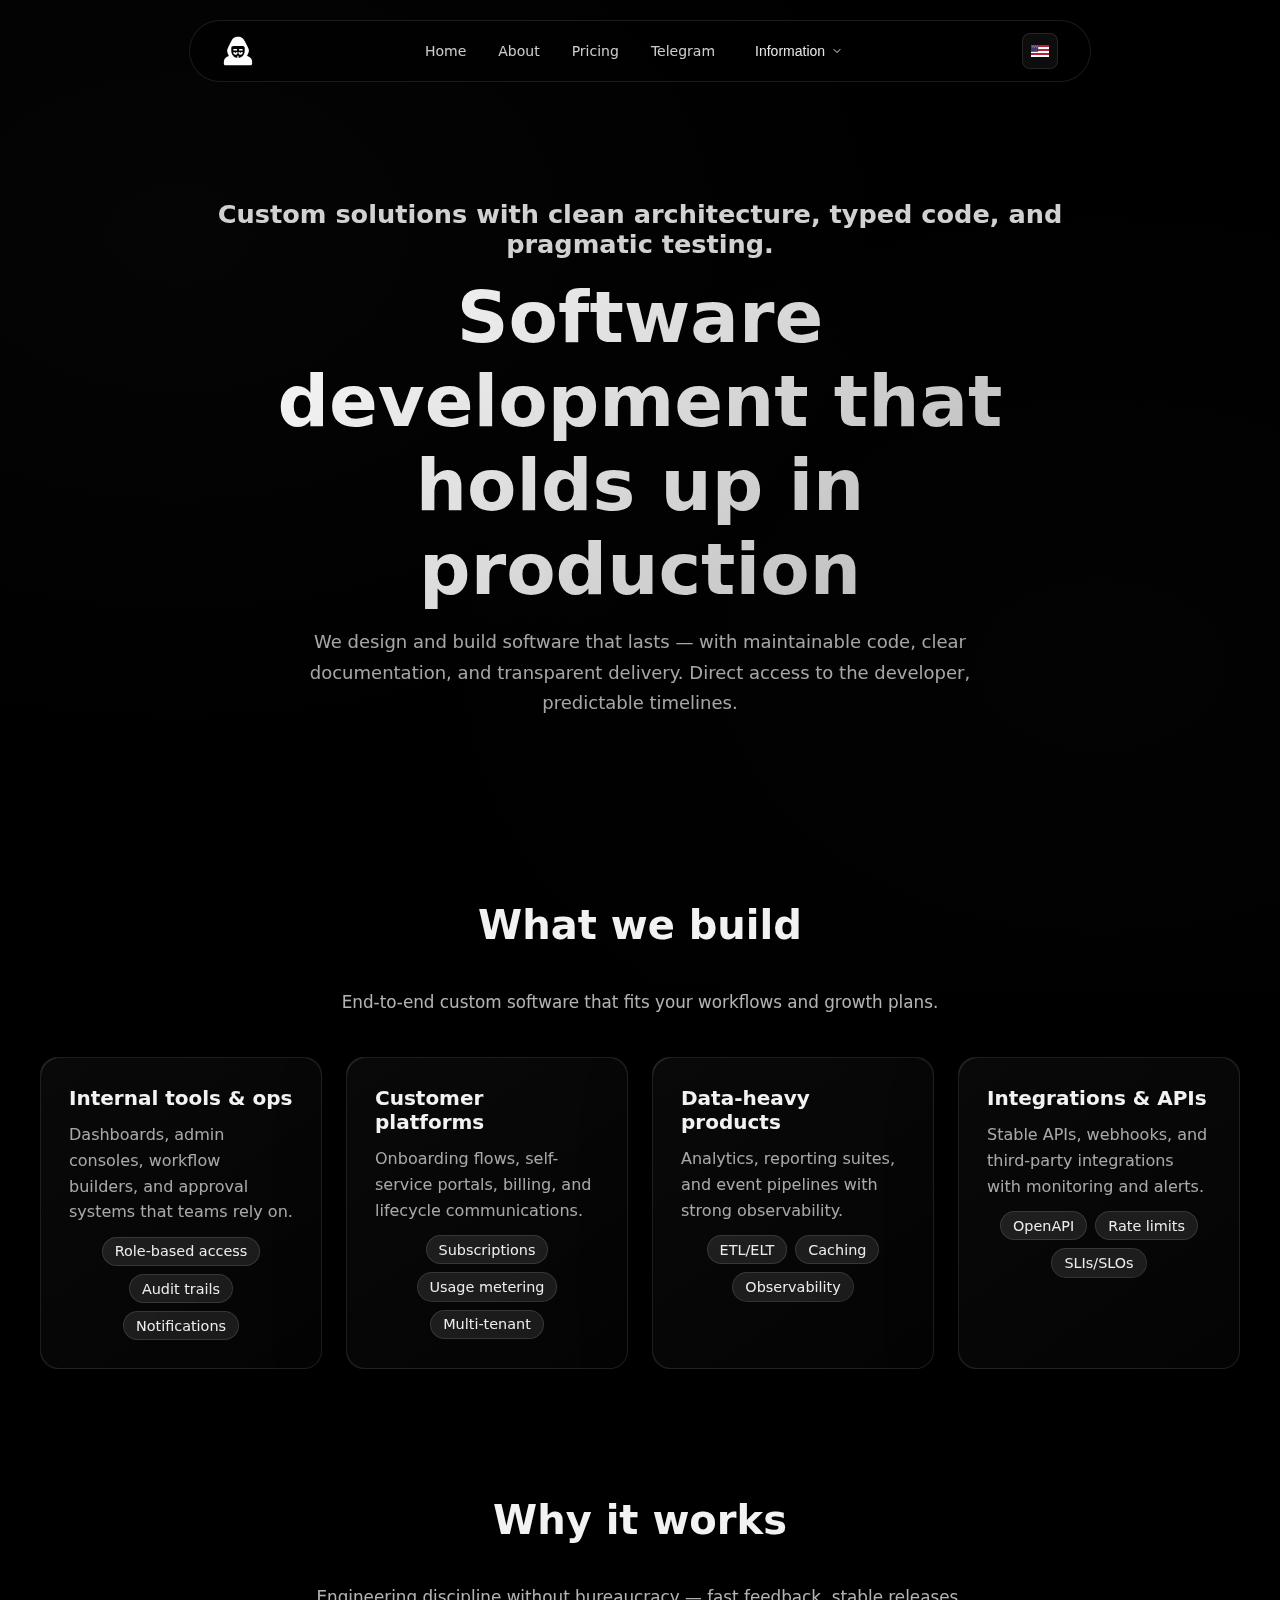
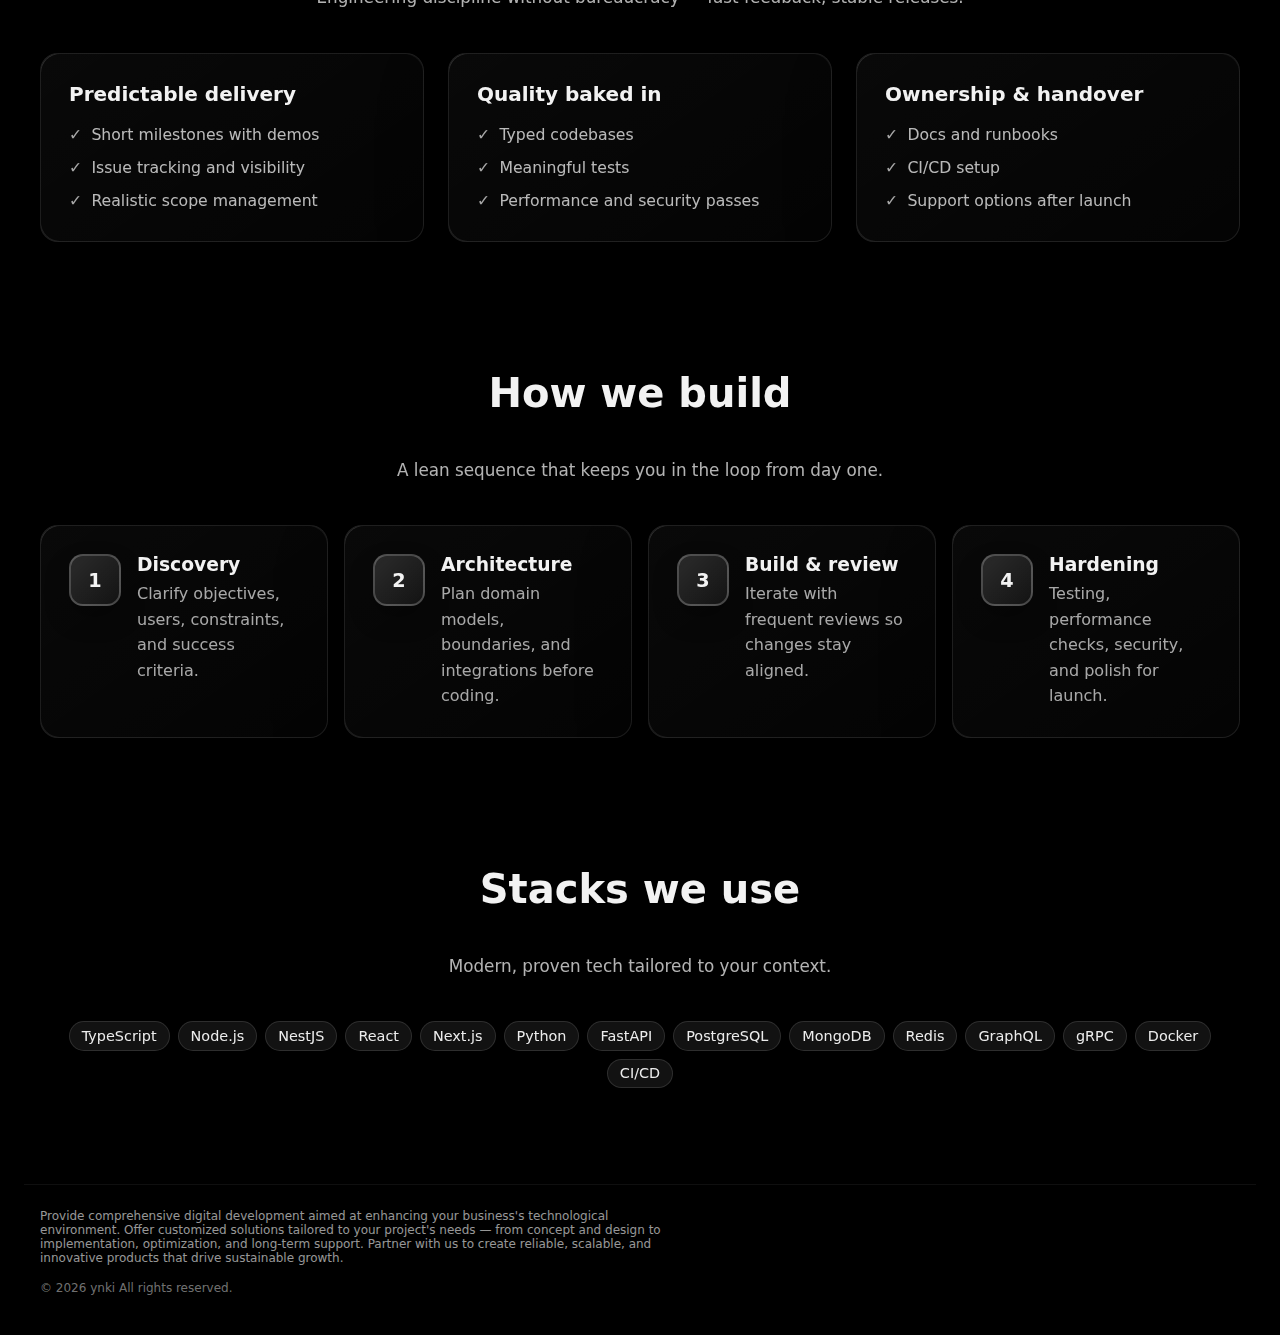
<file: software-development.html>
<!DOCTYPE html><html><head><meta charSet="utf-8" data-next-head=""/><meta name="viewport" content="width=device-width, initial-scale=1" data-next-head=""/><title data-next-head="">Software Development | Ynki — Robust custom products, delivered fast</title><meta name="description" content="Ynki builds reliable software: internal tools, customer platforms, and data-rich products. Strong architecture, clear milestones, and modern engineering practices." data-next-head=""/><meta name="robots" content="index,follow,max-image-preview:large,max-snippet:-1,max-video-preview:-1" data-next-head=""/><meta name="theme-color" content="#05050a" data-next-head=""/><meta property="og:type" content="website" data-next-head=""/><meta property="og:title" content="Software Development | Ynki — Robust custom products, delivered fast" data-next-head=""/><meta property="og:description" content="Ynki builds reliable software: internal tools, customer platforms, and data-rich products. Strong architecture, clear milestones, and modern engineering practices." data-next-head=""/><meta property="og:url" content="https://ynki.website/software-development" data-next-head=""/><meta property="og:image" content="https://ynki.website/favicon.svg" data-next-head=""/><meta property="og:site_name" content="Ynki" data-next-head=""/><meta name="twitter:card" content="summary_large_image" data-next-head=""/><meta name="twitter:title" content="Software Development | Ynki — Robust custom products, delivered fast" data-next-head=""/><meta name="twitter:description" content="Ynki builds reliable software: internal tools, customer platforms, and data-rich products. Strong architecture, clear milestones, and modern engineering practices." data-next-head=""/><meta name="twitter:image" content="https://ynki.website/favicon.svg" data-next-head=""/><link rel="canonical" href="https://ynki.website/software-development" data-next-head=""/><link rel="icon" href="/favicon.svg" type="image/svg+xml" sizes="any" data-next-head=""/><link rel="apple-touch-icon" href="/favicon.svg" data-next-head=""/><link rel="preload" href="./_next/static/chunks/1f79083913746a0a.css" as="style"/><link rel="stylesheet" href="./_next/static/chunks/1f79083913746a0a.css" data-n-p=""/><noscript data-n-css=""></noscript><script src="./_next/static/chunks/4d139d7aebcc8373.js" defer=""></script><script src="./_next/static/chunks/b7a5791f47e3c794.js" defer=""></script><script src="./_next/static/chunks/ea3e0875166e57be.js" defer=""></script><script src="./_next/static/chunks/turbopack-515b6866789c5d66.js" defer=""></script><script src="./_next/static/chunks/e1a93ff0e8e7993f.js" defer=""></script><script src="./_next/static/chunks/ce3fa75331a416ae.js" defer=""></script><script src="./_next/static/chunks/turbopack-851776c49c795515.js" defer=""></script><script src="./_next/static/-51tDqUpUGqsexTaLwxpL/_ssgManifest.js" defer=""></script><script src="./_next/static/-51tDqUpUGqsexTaLwxpL/_buildManifest.js" defer=""></script></head><body><link rel="preload" as="image" href="/favicon.svg"/><div id="__next"><div class="SoftwareDevelopment-module__-O7Qpq__page"><nav class="Navbar-module__Ubi64G__navbar "><div class="Navbar-module__Ubi64G__container"><a href="/" class="Navbar-module__Ubi64G__logo" aria-label="Home"><img src="/favicon.svg" alt="Logo" width="32" height="32"/></a><div class="Navbar-module__Ubi64G__nav"><a href="/" class="Navbar-module__Ubi64G__link">Home</a><a href="/about" class="Navbar-module__Ubi64G__link">About</a><a href="/pricing" class="Navbar-module__Ubi64G__link">Pricing</a><a href="https://t.me/ynki01" class="Navbar-module__Ubi64G__link">Telegram</a><div class="Navbar-module__Ubi64G__infoInline"><button type="button" class="Navbar-module__Ubi64G__infoInlineButton" aria-expanded="false" aria-controls="info-panel"><span>Information</span><span class="Navbar-module__Ubi64G__caret " aria-hidden="true"><svg width="12" height="12" viewBox="0 0 24 24" fill="none" xmlns="http://www.w3.org/2000/svg"><path d="M6 9l6 6 6-6" stroke="currentColor" stroke-width="2" stroke-linecap="round" stroke-linejoin="round"></path></svg></span></button></div></div><div class="Navbar-module__Ubi64G__langSwitch"><button type="button" class="Navbar-module__Ubi64G__langToggle" aria-haspopup="menu" aria-expanded="false" title="English (United States)" aria-label="English"><span class="Navbar-module__Ubi64G__flagIcon" aria-hidden="true"><svg width="18" height="12" viewBox="0 0 18 12" xmlns="http://www.w3.org/2000/svg"><rect width="18" height="12" fill="#b22234"></rect><g fill="#fff"><rect y="2" width="18" height="2"></rect><rect y="6" width="18" height="2"></rect><rect y="10" width="18" height="2"></rect></g><rect width="7.2" height="6.8" fill="#3c3b6e"></rect><g fill="#fff"><circle cx="1" cy="1" r="0.4"></circle><circle cx="2.8" cy="1" r="0.4"></circle><circle cx="4.6" cy="1" r="0.4"></circle><circle cx="6.4" cy="1" r="0.4"></circle><circle cx="1.9" cy="2" r="0.4"></circle><circle cx="3.7" cy="2" r="0.4"></circle><circle cx="5.5" cy="2" r="0.4"></circle></g></svg></span></button></div></div></nav><main><section class="SoftwareDevelopment-module__-O7Qpq__hero"><div class="SoftwareDevelopment-module__-O7Qpq__heroContent"><p class="SoftwareDevelopment-module__-O7Qpq__heroSubtitle">Custom solutions with clean architecture, typed code, and pragmatic testing.</p><h1 class="SoftwareDevelopment-module__-O7Qpq__heroTitle">Software development that holds up in production</h1><p class="SoftwareDevelopment-module__-O7Qpq__heroLead">We design and build software that lasts — with maintainable code, clear documentation, and transparent delivery. Direct access to the developer, predictable timelines.</p></div></section><section class="SoftwareDevelopment-module__-O7Qpq__section"><div class="SoftwareDevelopment-module__-O7Qpq__container"><h2 class="SoftwareDevelopment-module__-O7Qpq__sectionTitle">What we build</h2><p class="SoftwareDevelopment-module__-O7Qpq__sectionLead">End-to-end custom software that fits your workflows and growth plans.</p><div class="SoftwareDevelopment-module__-O7Qpq__grid"><article class="SoftwareDevelopment-module__-O7Qpq__card"><h3 class="SoftwareDevelopment-module__-O7Qpq__cardTitle">Internal tools &amp; ops</h3><p class="SoftwareDevelopment-module__-O7Qpq__cardDesc">Dashboards, admin consoles, workflow builders, and approval systems that teams rely on.</p><div class="SoftwareDevelopment-module__-O7Qpq__pillRow"><span class="SoftwareDevelopment-module__-O7Qpq__pill">Role-based access</span><span class="SoftwareDevelopment-module__-O7Qpq__pill">Audit trails</span><span class="SoftwareDevelopment-module__-O7Qpq__pill">Notifications</span></div></article><article class="SoftwareDevelopment-module__-O7Qpq__card"><h3 class="SoftwareDevelopment-module__-O7Qpq__cardTitle">Customer platforms</h3><p class="SoftwareDevelopment-module__-O7Qpq__cardDesc">Onboarding flows, self-service portals, billing, and lifecycle communications.</p><div class="SoftwareDevelopment-module__-O7Qpq__pillRow"><span class="SoftwareDevelopment-module__-O7Qpq__pill">Subscriptions</span><span class="SoftwareDevelopment-module__-O7Qpq__pill">Usage metering</span><span class="SoftwareDevelopment-module__-O7Qpq__pill">Multi-tenant</span></div></article><article class="SoftwareDevelopment-module__-O7Qpq__card"><h3 class="SoftwareDevelopment-module__-O7Qpq__cardTitle">Data-heavy products</h3><p class="SoftwareDevelopment-module__-O7Qpq__cardDesc">Analytics, reporting suites, and event pipelines with strong observability.</p><div class="SoftwareDevelopment-module__-O7Qpq__pillRow"><span class="SoftwareDevelopment-module__-O7Qpq__pill">ETL/ELT</span><span class="SoftwareDevelopment-module__-O7Qpq__pill">Caching</span><span class="SoftwareDevelopment-module__-O7Qpq__pill">Observability</span></div></article><article class="SoftwareDevelopment-module__-O7Qpq__card"><h3 class="SoftwareDevelopment-module__-O7Qpq__cardTitle">Integrations &amp; APIs</h3><p class="SoftwareDevelopment-module__-O7Qpq__cardDesc">Stable APIs, webhooks, and third-party integrations with monitoring and alerts.</p><div class="SoftwareDevelopment-module__-O7Qpq__pillRow"><span class="SoftwareDevelopment-module__-O7Qpq__pill">OpenAPI</span><span class="SoftwareDevelopment-module__-O7Qpq__pill">Rate limits</span><span class="SoftwareDevelopment-module__-O7Qpq__pill">SLIs/SLOs</span></div></article></div></div></section><section class="SoftwareDevelopment-module__-O7Qpq__section"><div class="SoftwareDevelopment-module__-O7Qpq__container"><h2 class="SoftwareDevelopment-module__-O7Qpq__sectionTitle">Why it works</h2><p class="SoftwareDevelopment-module__-O7Qpq__sectionLead">Engineering discipline without bureaucracy — fast feedback, stable releases.</p><div class="SoftwareDevelopment-module__-O7Qpq__columns"><article class="SoftwareDevelopment-module__-O7Qpq__card"><h3 class="SoftwareDevelopment-module__-O7Qpq__cardTitle">Predictable delivery</h3><ul class="SoftwareDevelopment-module__-O7Qpq__list"><li class="SoftwareDevelopment-module__-O7Qpq__listItem">Short milestones with demos</li><li class="SoftwareDevelopment-module__-O7Qpq__listItem">Issue tracking and visibility</li><li class="SoftwareDevelopment-module__-O7Qpq__listItem">Realistic scope management</li></ul></article><article class="SoftwareDevelopment-module__-O7Qpq__card"><h3 class="SoftwareDevelopment-module__-O7Qpq__cardTitle">Quality baked in</h3><ul class="SoftwareDevelopment-module__-O7Qpq__list"><li class="SoftwareDevelopment-module__-O7Qpq__listItem">Typed codebases</li><li class="SoftwareDevelopment-module__-O7Qpq__listItem">Meaningful tests</li><li class="SoftwareDevelopment-module__-O7Qpq__listItem">Performance and security passes</li></ul></article><article class="SoftwareDevelopment-module__-O7Qpq__card"><h3 class="SoftwareDevelopment-module__-O7Qpq__cardTitle">Ownership &amp; handover</h3><ul class="SoftwareDevelopment-module__-O7Qpq__list"><li class="SoftwareDevelopment-module__-O7Qpq__listItem">Docs and runbooks</li><li class="SoftwareDevelopment-module__-O7Qpq__listItem">CI/CD setup</li><li class="SoftwareDevelopment-module__-O7Qpq__listItem">Support options after launch</li></ul></article></div></div></section><section class="SoftwareDevelopment-module__-O7Qpq__section"><div class="SoftwareDevelopment-module__-O7Qpq__container"><h2 class="SoftwareDevelopment-module__-O7Qpq__sectionTitle">How we build</h2><p class="SoftwareDevelopment-module__-O7Qpq__sectionLead">A lean sequence that keeps you in the loop from day one.</p><div class="SoftwareDevelopment-module__-O7Qpq__processGrid"><article class="SoftwareDevelopment-module__-O7Qpq__card SoftwareDevelopment-module__-O7Qpq__stepCard"><div class="SoftwareDevelopment-module__-O7Qpq__stepNumber">1</div><div class="SoftwareDevelopment-module__-O7Qpq__stepBody"><h3 class="SoftwareDevelopment-module__-O7Qpq__stepTitle">Discovery</h3><p class="SoftwareDevelopment-module__-O7Qpq__stepDesc">Clarify objectives, users, constraints, and success criteria.</p></div></article><article class="SoftwareDevelopment-module__-O7Qpq__card SoftwareDevelopment-module__-O7Qpq__stepCard"><div class="SoftwareDevelopment-module__-O7Qpq__stepNumber">2</div><div class="SoftwareDevelopment-module__-O7Qpq__stepBody"><h3 class="SoftwareDevelopment-module__-O7Qpq__stepTitle">Architecture</h3><p class="SoftwareDevelopment-module__-O7Qpq__stepDesc">Plan domain models, boundaries, and integrations before coding.</p></div></article><article class="SoftwareDevelopment-module__-O7Qpq__card SoftwareDevelopment-module__-O7Qpq__stepCard"><div class="SoftwareDevelopment-module__-O7Qpq__stepNumber">3</div><div class="SoftwareDevelopment-module__-O7Qpq__stepBody"><h3 class="SoftwareDevelopment-module__-O7Qpq__stepTitle">Build &amp; review</h3><p class="SoftwareDevelopment-module__-O7Qpq__stepDesc">Iterate with frequent reviews so changes stay aligned.</p></div></article><article class="SoftwareDevelopment-module__-O7Qpq__card SoftwareDevelopment-module__-O7Qpq__stepCard"><div class="SoftwareDevelopment-module__-O7Qpq__stepNumber">4</div><div class="SoftwareDevelopment-module__-O7Qpq__stepBody"><h3 class="SoftwareDevelopment-module__-O7Qpq__stepTitle">Hardening</h3><p class="SoftwareDevelopment-module__-O7Qpq__stepDesc">Testing, performance checks, security, and polish for launch.</p></div></article></div></div></section><section class="SoftwareDevelopment-module__-O7Qpq__section"><div class="SoftwareDevelopment-module__-O7Qpq__container"><h2 class="SoftwareDevelopment-module__-O7Qpq__sectionTitle">Stacks we use</h2><p class="SoftwareDevelopment-module__-O7Qpq__sectionLead">Modern, proven tech tailored to your context.</p><div class="SoftwareDevelopment-module__-O7Qpq__pillRow"><span class="SoftwareDevelopment-module__-O7Qpq__pill">TypeScript</span><span class="SoftwareDevelopment-module__-O7Qpq__pill">Node.js</span><span class="SoftwareDevelopment-module__-O7Qpq__pill">NestJS</span><span class="SoftwareDevelopment-module__-O7Qpq__pill">React</span><span class="SoftwareDevelopment-module__-O7Qpq__pill">Next.js</span><span class="SoftwareDevelopment-module__-O7Qpq__pill">Python</span><span class="SoftwareDevelopment-module__-O7Qpq__pill">FastAPI</span><span class="SoftwareDevelopment-module__-O7Qpq__pill">PostgreSQL</span><span class="SoftwareDevelopment-module__-O7Qpq__pill">MongoDB</span><span class="SoftwareDevelopment-module__-O7Qpq__pill">Redis</span><span class="SoftwareDevelopment-module__-O7Qpq__pill">GraphQL</span><span class="SoftwareDevelopment-module__-O7Qpq__pill">gRPC</span><span class="SoftwareDevelopment-module__-O7Qpq__pill">Docker</span><span class="SoftwareDevelopment-module__-O7Qpq__pill">CI/CD</span></div></div></section></main><footer class="Footer-module__bU2TmW__container" aria-label="Site footer"><div class="Footer-module__bU2TmW__inner"><div class="Footer-module__bU2TmW__brand"><div class="Footer-module__bU2TmW__meta"><div class="Footer-module__bU2TmW__subtitle">Provide comprehensive digital development aimed at enhancing your business&#x27;s technological environment. Offer customized solutions tailored to your project&#x27;s needs — from concept and design to implementation, optimization, and long-term support. Partner with us to create reliable, scalable, and innovative products that drive sustainable growth.</div></div></div></div><div class="Footer-module__bU2TmW__copyRow"><span class="Footer-module__bU2TmW__copy">© <!-- -->2025<!-- --> ynki <!-- -->All rights reserved.</span></div></footer></div></div><script id="__NEXT_DATA__" type="application/json">{"props":{"pageProps":{}},"page":"/software-development","query":{},"buildId":"-51tDqUpUGqsexTaLwxpL","assetPrefix":".","nextExport":true,"autoExport":true,"isFallback":false,"scriptLoader":[]}</script></body></html>
</file>
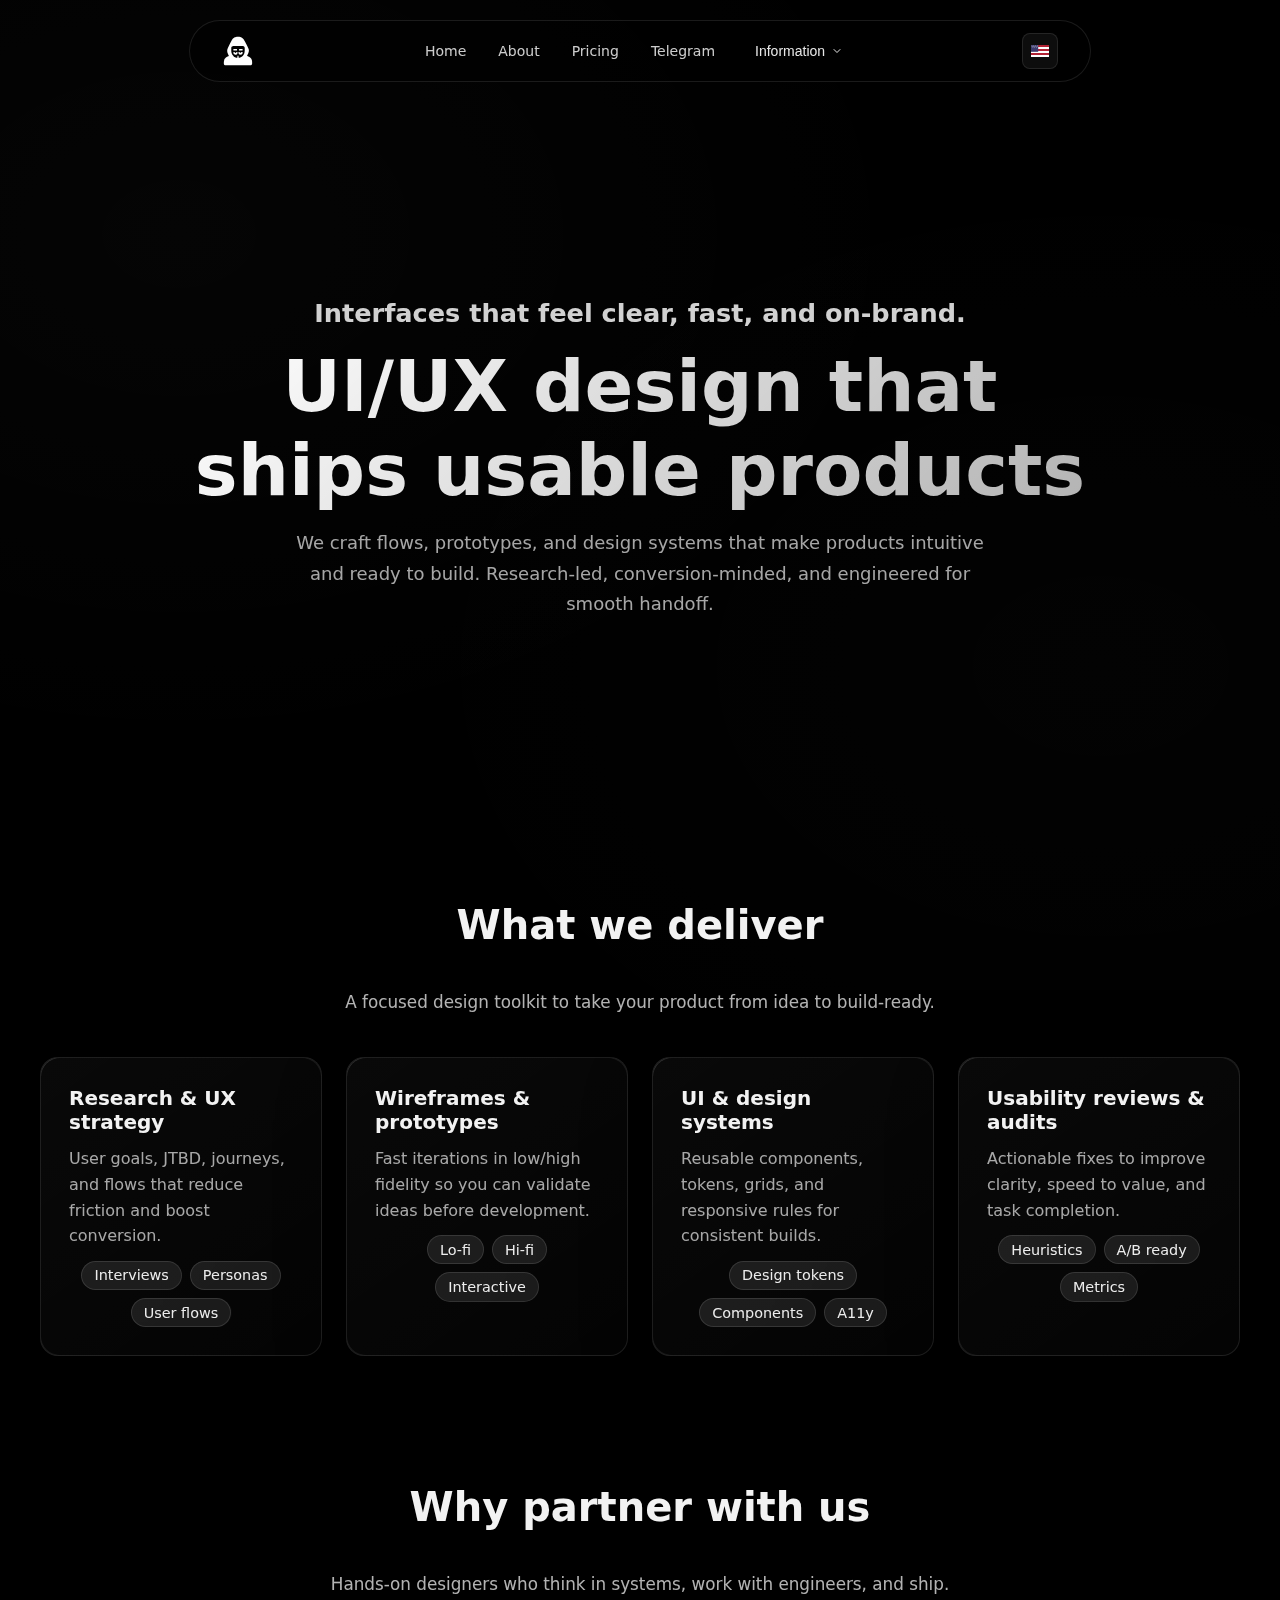
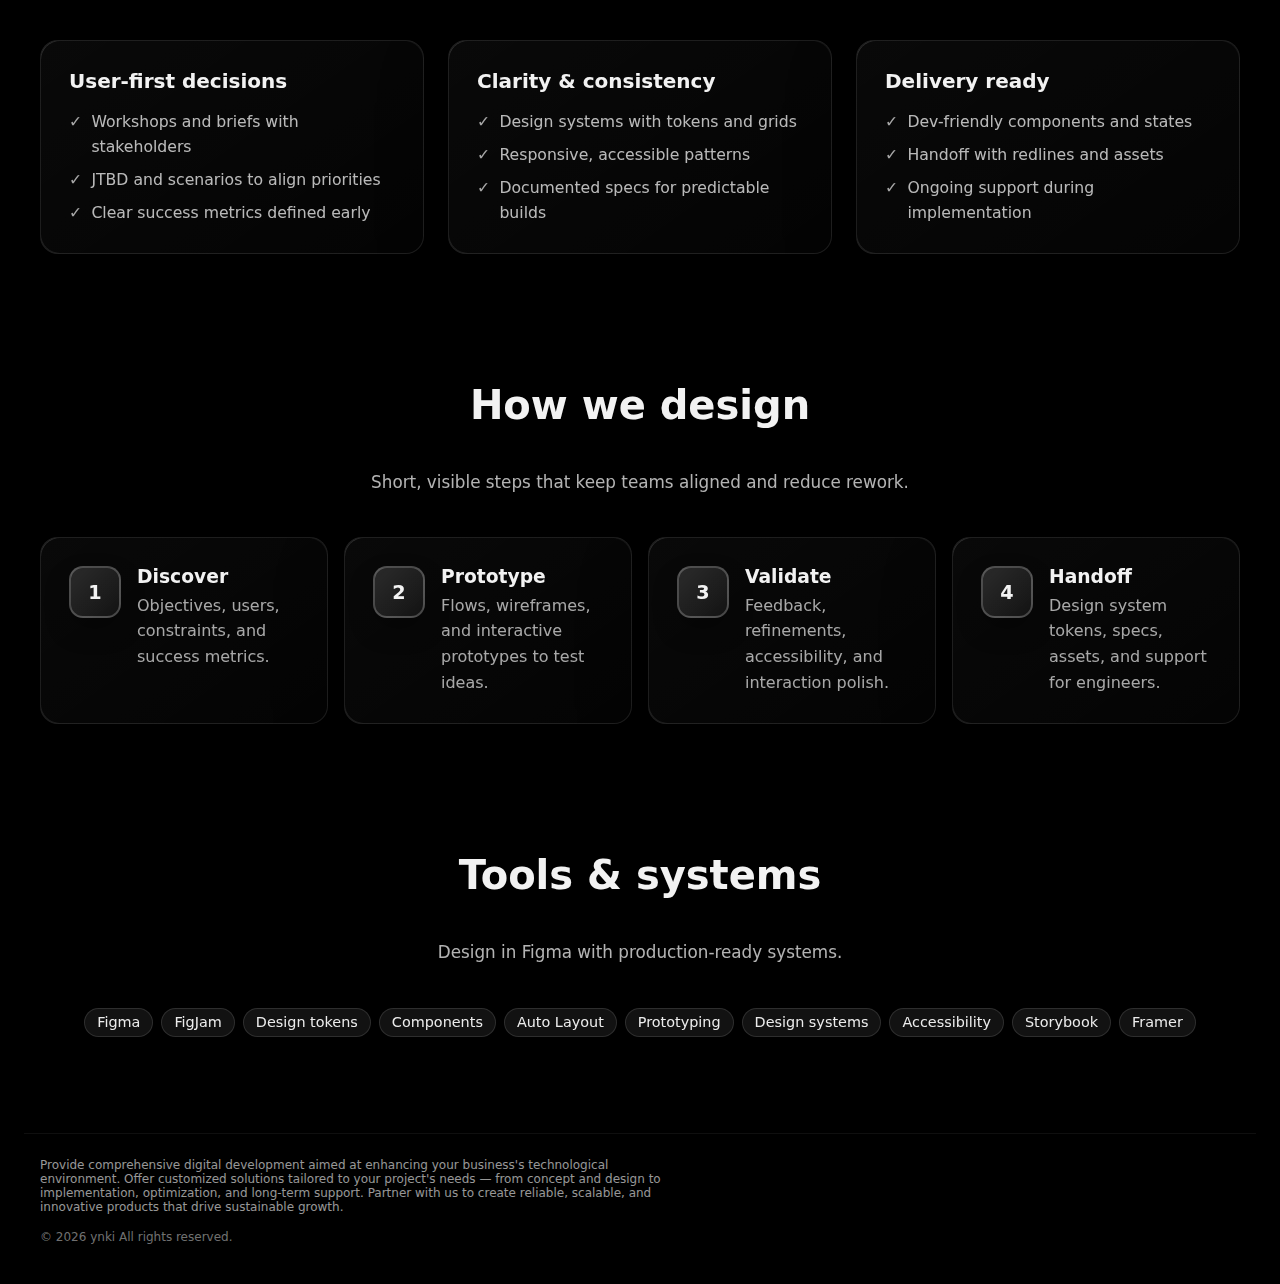
<file: ui-ux-design.html>
<!DOCTYPE html><html><head><meta charSet="utf-8" data-next-head=""/><meta name="viewport" content="width=device-width, initial-scale=1" data-next-head=""/><title data-next-head="">UI/UX Design Services | Ynki — Product Design that Converts</title><meta name="description" content="UI/UX design for web and mobile: research, wireframes, prototypes, design systems, and handoff. Clear, accessible, conversion-focused interfaces built to ship." data-next-head=""/><meta name="robots" content="index,follow,max-image-preview:large,max-snippet:-1,max-video-preview:-1" data-next-head=""/><meta name="theme-color" content="#05050a" data-next-head=""/><meta property="og:type" content="website" data-next-head=""/><meta property="og:title" content="UI/UX Design Services | Ynki — Product Design that Converts" data-next-head=""/><meta property="og:description" content="UI/UX design for web and mobile: research, wireframes, prototypes, design systems, and handoff. Clear, accessible, conversion-focused interfaces built to ship." data-next-head=""/><meta property="og:url" content="https://ynki.website/ui-ux-design" data-next-head=""/><meta property="og:image" content="https://ynki.website/favicon.svg" data-next-head=""/><meta property="og:site_name" content="Ynki" data-next-head=""/><meta name="twitter:card" content="summary_large_image" data-next-head=""/><meta name="twitter:title" content="UI/UX Design Services | Ynki — Product Design that Converts" data-next-head=""/><meta name="twitter:description" content="UI/UX design for web and mobile: research, wireframes, prototypes, design systems, and handoff. Clear, accessible, conversion-focused interfaces built to ship." data-next-head=""/><meta name="twitter:image" content="https://ynki.website/favicon.svg" data-next-head=""/><link rel="canonical" href="https://ynki.website/ui-ux-design" data-next-head=""/><link rel="icon" href="/favicon.svg" type="image/svg+xml" sizes="any" data-next-head=""/><link rel="apple-touch-icon" href="/favicon.svg" data-next-head=""/><link rel="preload" href="./_next/static/chunks/1f79083913746a0a.css" as="style"/><link rel="stylesheet" href="./_next/static/chunks/1f79083913746a0a.css" data-n-p=""/><noscript data-n-css=""></noscript><script src="./_next/static/chunks/4d139d7aebcc8373.js" defer=""></script><script src="./_next/static/chunks/b7a5791f47e3c794.js" defer=""></script><script src="./_next/static/chunks/ea3e0875166e57be.js" defer=""></script><script src="./_next/static/chunks/turbopack-515b6866789c5d66.js" defer=""></script><script src="./_next/static/chunks/f564a2f2a568e7ac.js" defer=""></script><script src="./_next/static/chunks/ce3fa75331a416ae.js" defer=""></script><script src="./_next/static/chunks/turbopack-45e45c5a2cbded0e.js" defer=""></script><script src="./_next/static/-51tDqUpUGqsexTaLwxpL/_ssgManifest.js" defer=""></script><script src="./_next/static/-51tDqUpUGqsexTaLwxpL/_buildManifest.js" defer=""></script></head><body><link rel="preload" as="image" href="/favicon.svg"/><div id="__next"><div class="UIUXDesign-module__dQAFna__page"><nav class="Navbar-module__Ubi64G__navbar "><div class="Navbar-module__Ubi64G__container"><a href="/" class="Navbar-module__Ubi64G__logo" aria-label="Home"><img src="/favicon.svg" alt="Logo" width="32" height="32"/></a><div class="Navbar-module__Ubi64G__nav"><a href="/" class="Navbar-module__Ubi64G__link">Home</a><a href="/about" class="Navbar-module__Ubi64G__link">About</a><a href="/pricing" class="Navbar-module__Ubi64G__link">Pricing</a><a href="https://t.me/ynki01" class="Navbar-module__Ubi64G__link">Telegram</a><div class="Navbar-module__Ubi64G__infoInline"><button type="button" class="Navbar-module__Ubi64G__infoInlineButton" aria-expanded="false" aria-controls="info-panel"><span>Information</span><span class="Navbar-module__Ubi64G__caret " aria-hidden="true"><svg width="12" height="12" viewBox="0 0 24 24" fill="none" xmlns="http://www.w3.org/2000/svg"><path d="M6 9l6 6 6-6" stroke="currentColor" stroke-width="2" stroke-linecap="round" stroke-linejoin="round"></path></svg></span></button></div></div><div class="Navbar-module__Ubi64G__langSwitch"><button type="button" class="Navbar-module__Ubi64G__langToggle" aria-haspopup="menu" aria-expanded="false" title="English (United States)" aria-label="English"><span class="Navbar-module__Ubi64G__flagIcon" aria-hidden="true"><svg width="18" height="12" viewBox="0 0 18 12" xmlns="http://www.w3.org/2000/svg"><rect width="18" height="12" fill="#b22234"></rect><g fill="#fff"><rect y="2" width="18" height="2"></rect><rect y="6" width="18" height="2"></rect><rect y="10" width="18" height="2"></rect></g><rect width="7.2" height="6.8" fill="#3c3b6e"></rect><g fill="#fff"><circle cx="1" cy="1" r="0.4"></circle><circle cx="2.8" cy="1" r="0.4"></circle><circle cx="4.6" cy="1" r="0.4"></circle><circle cx="6.4" cy="1" r="0.4"></circle><circle cx="1.9" cy="2" r="0.4"></circle><circle cx="3.7" cy="2" r="0.4"></circle><circle cx="5.5" cy="2" r="0.4"></circle></g></svg></span></button></div></div></nav><main><section class="UIUXDesign-module__dQAFna__hero"><div class="UIUXDesign-module__dQAFna__heroContent"><p class="UIUXDesign-module__dQAFna__heroSubtitle">Interfaces that feel clear, fast, and on-brand.</p><h1 class="UIUXDesign-module__dQAFna__heroTitle">UI/UX design that ships usable products</h1><p class="UIUXDesign-module__dQAFna__heroLead">We craft flows, prototypes, and design systems that make products intuitive and ready to build. Research-led, conversion-minded, and engineered for smooth handoff.</p></div></section><section class="UIUXDesign-module__dQAFna__section"><div class="UIUXDesign-module__dQAFna__container"><h2 class="UIUXDesign-module__dQAFna__sectionTitle">What we deliver</h2><p class="UIUXDesign-module__dQAFna__sectionLead">A focused design toolkit to take your product from idea to build-ready.</p><div class="UIUXDesign-module__dQAFna__grid"><article class="UIUXDesign-module__dQAFna__card"><h3 class="UIUXDesign-module__dQAFna__cardTitle">Research &amp; UX strategy</h3><p class="UIUXDesign-module__dQAFna__cardDesc">User goals, JTBD, journeys, and flows that reduce friction and boost conversion.</p><div class="UIUXDesign-module__dQAFna__pillRow"><span class="UIUXDesign-module__dQAFna__pill">Interviews</span><span class="UIUXDesign-module__dQAFna__pill">Personas</span><span class="UIUXDesign-module__dQAFna__pill">User flows</span></div></article><article class="UIUXDesign-module__dQAFna__card"><h3 class="UIUXDesign-module__dQAFna__cardTitle">Wireframes &amp; prototypes</h3><p class="UIUXDesign-module__dQAFna__cardDesc">Fast iterations in low/high fidelity so you can validate ideas before development.</p><div class="UIUXDesign-module__dQAFna__pillRow"><span class="UIUXDesign-module__dQAFna__pill">Lo-fi</span><span class="UIUXDesign-module__dQAFna__pill">Hi-fi</span><span class="UIUXDesign-module__dQAFna__pill">Interactive</span></div></article><article class="UIUXDesign-module__dQAFna__card"><h3 class="UIUXDesign-module__dQAFna__cardTitle">UI &amp; design systems</h3><p class="UIUXDesign-module__dQAFna__cardDesc">Reusable components, tokens, grids, and responsive rules for consistent builds.</p><div class="UIUXDesign-module__dQAFna__pillRow"><span class="UIUXDesign-module__dQAFna__pill">Design tokens</span><span class="UIUXDesign-module__dQAFna__pill">Components</span><span class="UIUXDesign-module__dQAFna__pill">A11y</span></div></article><article class="UIUXDesign-module__dQAFna__card"><h3 class="UIUXDesign-module__dQAFna__cardTitle">Usability reviews &amp; audits</h3><p class="UIUXDesign-module__dQAFna__cardDesc">Actionable fixes to improve clarity, speed to value, and task completion.</p><div class="UIUXDesign-module__dQAFna__pillRow"><span class="UIUXDesign-module__dQAFna__pill">Heuristics</span><span class="UIUXDesign-module__dQAFna__pill">A/B ready</span><span class="UIUXDesign-module__dQAFna__pill">Metrics</span></div></article></div></div></section><section class="UIUXDesign-module__dQAFna__section"><div class="UIUXDesign-module__dQAFna__container"><h2 class="UIUXDesign-module__dQAFna__sectionTitle">Why partner with us</h2><p class="UIUXDesign-module__dQAFna__sectionLead">Hands-on designers who think in systems, work with engineers, and ship.</p><div class="UIUXDesign-module__dQAFna__columns"><article class="UIUXDesign-module__dQAFna__card"><h3 class="UIUXDesign-module__dQAFna__cardTitle">User-first decisions</h3><ul class="UIUXDesign-module__dQAFna__list"><li class="UIUXDesign-module__dQAFna__listItem">Workshops and briefs with stakeholders</li><li class="UIUXDesign-module__dQAFna__listItem">JTBD and scenarios to align priorities</li><li class="UIUXDesign-module__dQAFna__listItem">Clear success metrics defined early</li></ul></article><article class="UIUXDesign-module__dQAFna__card"><h3 class="UIUXDesign-module__dQAFna__cardTitle">Clarity &amp; consistency</h3><ul class="UIUXDesign-module__dQAFna__list"><li class="UIUXDesign-module__dQAFna__listItem">Design systems with tokens and grids</li><li class="UIUXDesign-module__dQAFna__listItem">Responsive, accessible patterns</li><li class="UIUXDesign-module__dQAFna__listItem">Documented specs for predictable builds</li></ul></article><article class="UIUXDesign-module__dQAFna__card"><h3 class="UIUXDesign-module__dQAFna__cardTitle">Delivery ready</h3><ul class="UIUXDesign-module__dQAFna__list"><li class="UIUXDesign-module__dQAFna__listItem">Dev-friendly components and states</li><li class="UIUXDesign-module__dQAFna__listItem">Handoff with redlines and assets</li><li class="UIUXDesign-module__dQAFna__listItem">Ongoing support during implementation</li></ul></article></div></div></section><section class="UIUXDesign-module__dQAFna__section"><div class="UIUXDesign-module__dQAFna__container"><h2 class="UIUXDesign-module__dQAFna__sectionTitle">How we design</h2><p class="UIUXDesign-module__dQAFna__sectionLead">Short, visible steps that keep teams aligned and reduce rework.</p><div class="UIUXDesign-module__dQAFna__processGrid"><article class="UIUXDesign-module__dQAFna__card UIUXDesign-module__dQAFna__stepCard"><div class="UIUXDesign-module__dQAFna__stepNumber">1</div><div class="UIUXDesign-module__dQAFna__stepBody"><h3 class="UIUXDesign-module__dQAFna__stepTitle">Discover</h3><p class="UIUXDesign-module__dQAFna__stepDesc">Objectives, users, constraints, and success metrics.</p></div></article><article class="UIUXDesign-module__dQAFna__card UIUXDesign-module__dQAFna__stepCard"><div class="UIUXDesign-module__dQAFna__stepNumber">2</div><div class="UIUXDesign-module__dQAFna__stepBody"><h3 class="UIUXDesign-module__dQAFna__stepTitle">Prototype</h3><p class="UIUXDesign-module__dQAFna__stepDesc">Flows, wireframes, and interactive prototypes to test ideas.</p></div></article><article class="UIUXDesign-module__dQAFna__card UIUXDesign-module__dQAFna__stepCard"><div class="UIUXDesign-module__dQAFna__stepNumber">3</div><div class="UIUXDesign-module__dQAFna__stepBody"><h3 class="UIUXDesign-module__dQAFna__stepTitle">Validate</h3><p class="UIUXDesign-module__dQAFna__stepDesc">Feedback, refinements, accessibility, and interaction polish.</p></div></article><article class="UIUXDesign-module__dQAFna__card UIUXDesign-module__dQAFna__stepCard"><div class="UIUXDesign-module__dQAFna__stepNumber">4</div><div class="UIUXDesign-module__dQAFna__stepBody"><h3 class="UIUXDesign-module__dQAFna__stepTitle">Handoff</h3><p class="UIUXDesign-module__dQAFna__stepDesc">Design system tokens, specs, assets, and support for engineers.</p></div></article></div></div></section><section class="UIUXDesign-module__dQAFna__section"><div class="UIUXDesign-module__dQAFna__container"><h2 class="UIUXDesign-module__dQAFna__sectionTitle">Tools &amp; systems</h2><p class="UIUXDesign-module__dQAFna__sectionLead">Design in Figma with production-ready systems.</p><div class="UIUXDesign-module__dQAFna__pillRow"><span class="UIUXDesign-module__dQAFna__pill">Figma</span><span class="UIUXDesign-module__dQAFna__pill">FigJam</span><span class="UIUXDesign-module__dQAFna__pill">Design tokens</span><span class="UIUXDesign-module__dQAFna__pill">Components</span><span class="UIUXDesign-module__dQAFna__pill">Auto Layout</span><span class="UIUXDesign-module__dQAFna__pill">Prototyping</span><span class="UIUXDesign-module__dQAFna__pill">Design systems</span><span class="UIUXDesign-module__dQAFna__pill">Accessibility</span><span class="UIUXDesign-module__dQAFna__pill">Storybook</span><span class="UIUXDesign-module__dQAFna__pill">Framer</span></div></div></section></main><footer class="Footer-module__bU2TmW__container" aria-label="Site footer"><div class="Footer-module__bU2TmW__inner"><div class="Footer-module__bU2TmW__brand"><div class="Footer-module__bU2TmW__meta"><div class="Footer-module__bU2TmW__subtitle">Provide comprehensive digital development aimed at enhancing your business&#x27;s technological environment. Offer customized solutions tailored to your project&#x27;s needs — from concept and design to implementation, optimization, and long-term support. Partner with us to create reliable, scalable, and innovative products that drive sustainable growth.</div></div></div></div><div class="Footer-module__bU2TmW__copyRow"><span class="Footer-module__bU2TmW__copy">© <!-- -->2025<!-- --> ynki <!-- -->All rights reserved.</span></div></footer></div></div><script id="__NEXT_DATA__" type="application/json">{"props":{"pageProps":{}},"page":"/ui-ux-design","query":{},"buildId":"-51tDqUpUGqsexTaLwxpL","assetPrefix":".","nextExport":true,"autoExport":true,"isFallback":false,"scriptLoader":[]}</script></body></html>
</file>
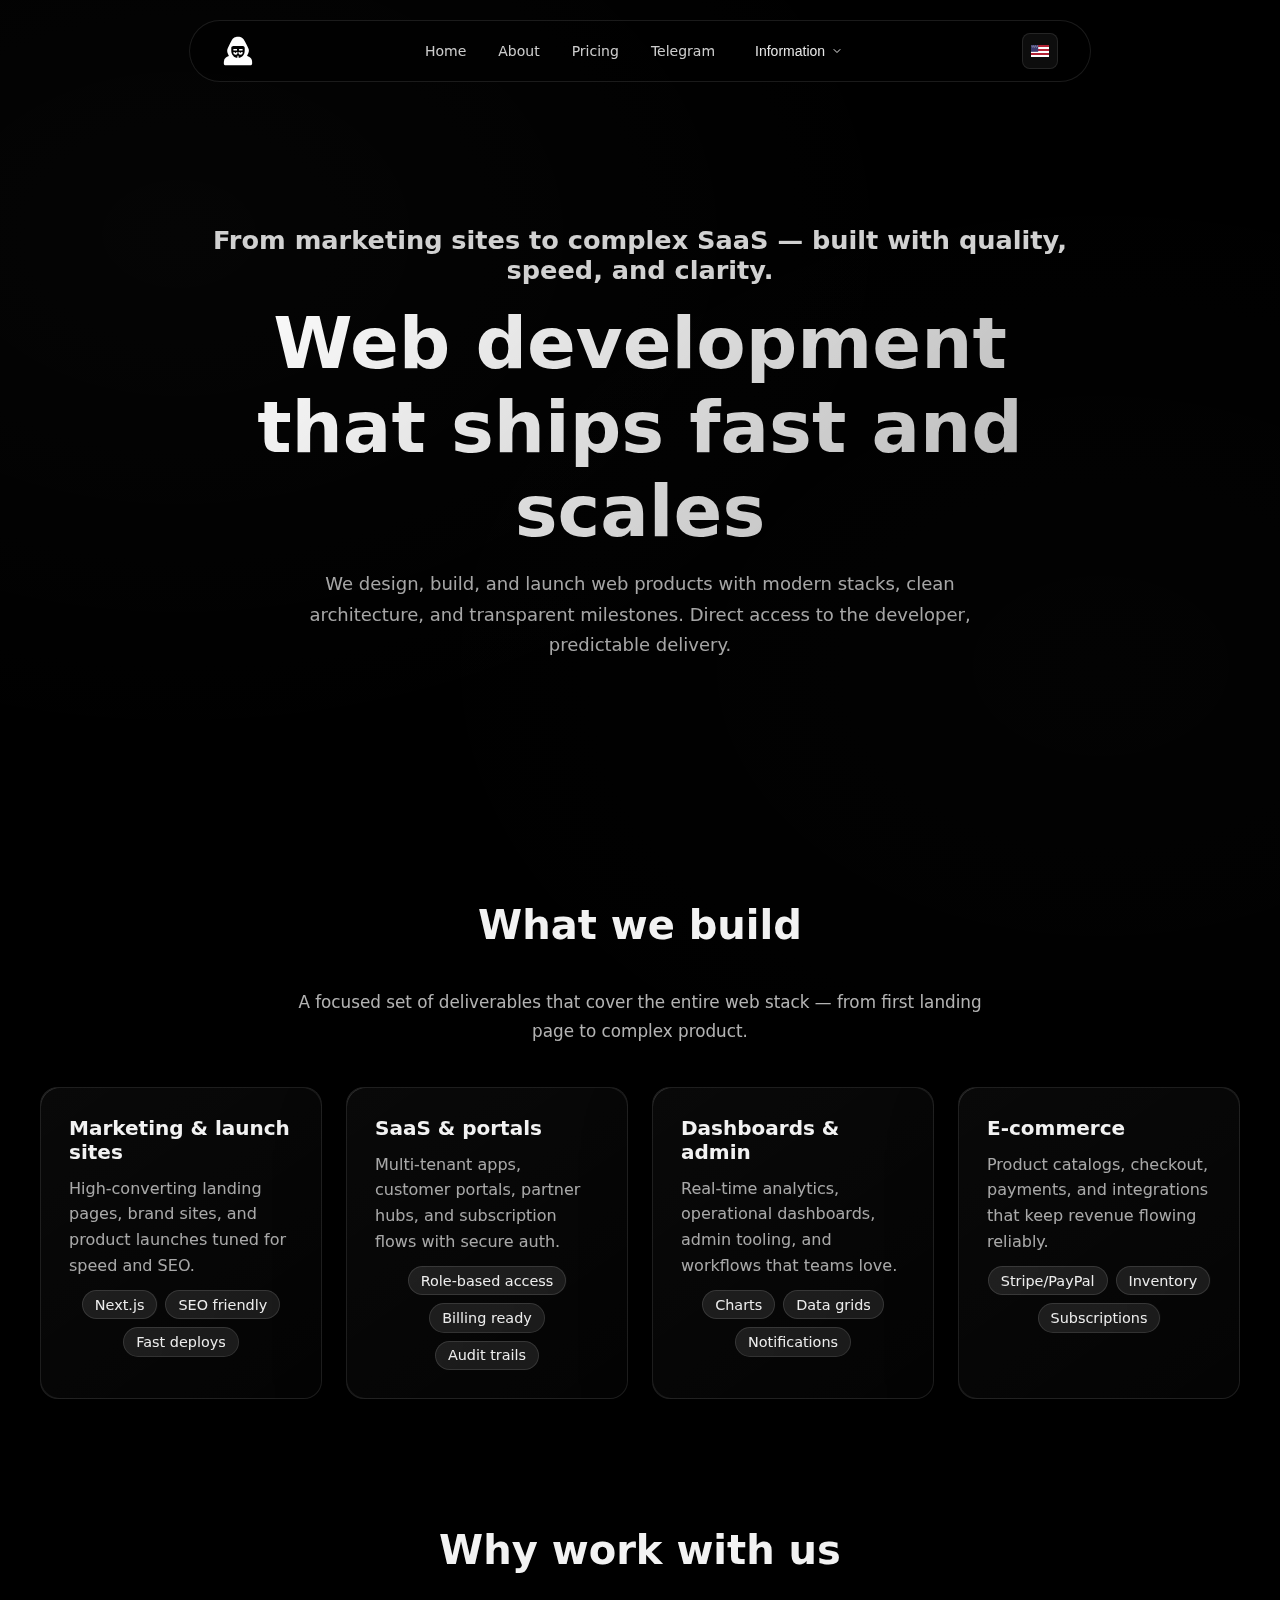
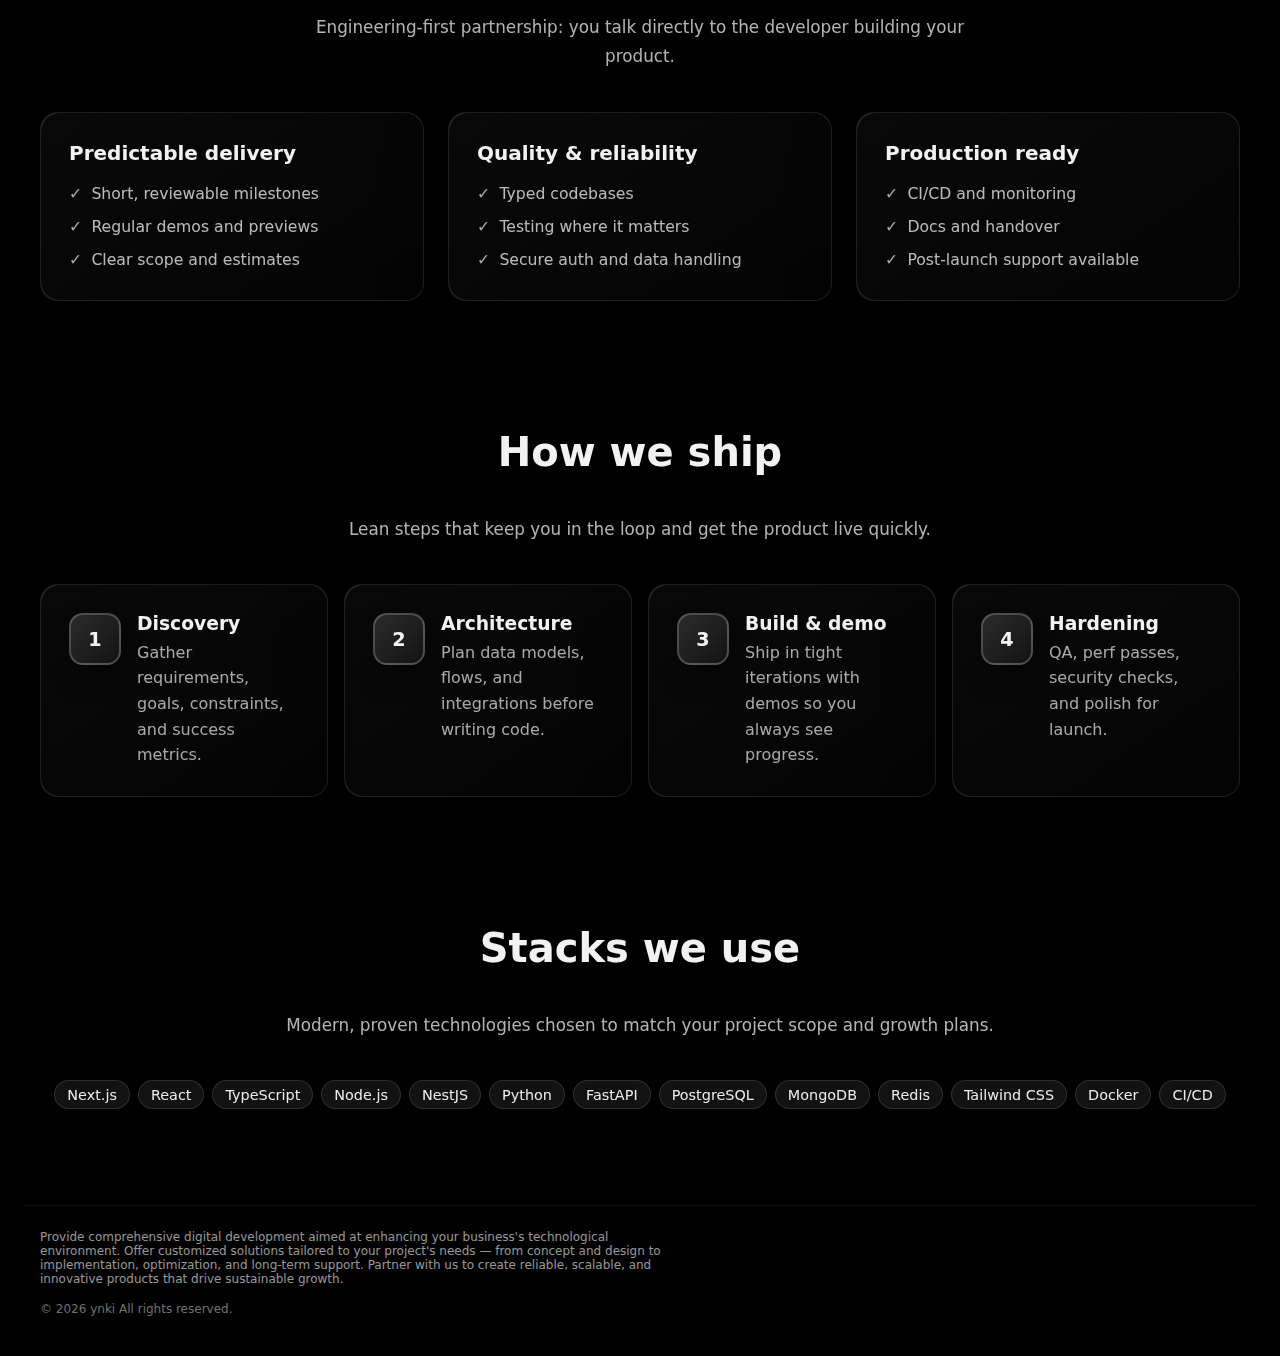
<file: web-development.html>
<!DOCTYPE html><html><head><meta charSet="utf-8" data-next-head=""/><meta name="viewport" content="width=device-width, initial-scale=1" data-next-head=""/><title data-next-head="">Web Development Services | Ynki — Fast, Scalable, Beautiful</title><meta name="description" content="Custom web development by Ynki: marketing sites, SaaS, portals, dashboards, and e-commerce. Fast delivery, transparent process, modern stack, measurable results." data-next-head=""/><meta name="robots" content="index,follow,max-image-preview:large,max-snippet:-1,max-video-preview:-1" data-next-head=""/><meta name="theme-color" content="#05050a" data-next-head=""/><meta property="og:type" content="website" data-next-head=""/><meta property="og:title" content="Web Development Services | Ynki — Fast, Scalable, Beautiful" data-next-head=""/><meta property="og:description" content="Custom web development by Ynki: marketing sites, SaaS, portals, dashboards, and e-commerce. Fast delivery, transparent process, modern stack, measurable results." data-next-head=""/><meta property="og:url" content="https://ynki.website/web-development" data-next-head=""/><meta property="og:image" content="https://ynki.website/favicon.svg" data-next-head=""/><meta property="og:site_name" content="Ynki" data-next-head=""/><meta name="twitter:card" content="summary_large_image" data-next-head=""/><meta name="twitter:title" content="Web Development Services | Ynki — Fast, Scalable, Beautiful" data-next-head=""/><meta name="twitter:description" content="Custom web development by Ynki: marketing sites, SaaS, portals, dashboards, and e-commerce. Fast delivery, transparent process, modern stack, measurable results." data-next-head=""/><meta name="twitter:image" content="https://ynki.website/favicon.svg" data-next-head=""/><link rel="canonical" href="https://ynki.website/web-development" data-next-head=""/><link rel="icon" href="/favicon.svg" type="image/svg+xml" sizes="any" data-next-head=""/><link rel="apple-touch-icon" href="/favicon.svg" data-next-head=""/><link rel="preload" href="./_next/static/chunks/1f79083913746a0a.css" as="style"/><link rel="stylesheet" href="./_next/static/chunks/1f79083913746a0a.css" data-n-p=""/><noscript data-n-css=""></noscript><script src="./_next/static/chunks/4d139d7aebcc8373.js" defer=""></script><script src="./_next/static/chunks/b7a5791f47e3c794.js" defer=""></script><script src="./_next/static/chunks/ea3e0875166e57be.js" defer=""></script><script src="./_next/static/chunks/turbopack-515b6866789c5d66.js" defer=""></script><script src="./_next/static/chunks/a1c147a07ce4f005.js" defer=""></script><script src="./_next/static/chunks/ce3fa75331a416ae.js" defer=""></script><script src="./_next/static/chunks/turbopack-290baed4f23ecd73.js" defer=""></script><script src="./_next/static/-51tDqUpUGqsexTaLwxpL/_ssgManifest.js" defer=""></script><script src="./_next/static/-51tDqUpUGqsexTaLwxpL/_buildManifest.js" defer=""></script></head><body><link rel="preload" as="image" href="/favicon.svg"/><div id="__next"><div class="WebDevelopment-module__uWyy4W__page"><nav class="Navbar-module__Ubi64G__navbar "><div class="Navbar-module__Ubi64G__container"><a href="/" class="Navbar-module__Ubi64G__logo" aria-label="Home"><img src="/favicon.svg" alt="Logo" width="32" height="32"/></a><div class="Navbar-module__Ubi64G__nav"><a href="/" class="Navbar-module__Ubi64G__link">Home</a><a href="/about" class="Navbar-module__Ubi64G__link">About</a><a href="/pricing" class="Navbar-module__Ubi64G__link">Pricing</a><a href="https://t.me/ynki01" class="Navbar-module__Ubi64G__link">Telegram</a><div class="Navbar-module__Ubi64G__infoInline"><button type="button" class="Navbar-module__Ubi64G__infoInlineButton" aria-expanded="false" aria-controls="info-panel"><span>Information</span><span class="Navbar-module__Ubi64G__caret " aria-hidden="true"><svg width="12" height="12" viewBox="0 0 24 24" fill="none" xmlns="http://www.w3.org/2000/svg"><path d="M6 9l6 6 6-6" stroke="currentColor" stroke-width="2" stroke-linecap="round" stroke-linejoin="round"></path></svg></span></button></div></div><div class="Navbar-module__Ubi64G__langSwitch"><button type="button" class="Navbar-module__Ubi64G__langToggle" aria-haspopup="menu" aria-expanded="false" title="English (United States)" aria-label="English"><span class="Navbar-module__Ubi64G__flagIcon" aria-hidden="true"><svg width="18" height="12" viewBox="0 0 18 12" xmlns="http://www.w3.org/2000/svg"><rect width="18" height="12" fill="#b22234"></rect><g fill="#fff"><rect y="2" width="18" height="2"></rect><rect y="6" width="18" height="2"></rect><rect y="10" width="18" height="2"></rect></g><rect width="7.2" height="6.8" fill="#3c3b6e"></rect><g fill="#fff"><circle cx="1" cy="1" r="0.4"></circle><circle cx="2.8" cy="1" r="0.4"></circle><circle cx="4.6" cy="1" r="0.4"></circle><circle cx="6.4" cy="1" r="0.4"></circle><circle cx="1.9" cy="2" r="0.4"></circle><circle cx="3.7" cy="2" r="0.4"></circle><circle cx="5.5" cy="2" r="0.4"></circle></g></svg></span></button></div></div></nav><main><section class="WebDevelopment-module__uWyy4W__hero"><div class="WebDevelopment-module__uWyy4W__heroContent"><p class="WebDevelopment-module__uWyy4W__heroSubtitle">From marketing sites to complex SaaS — built with quality, speed, and clarity.</p><h1 class="WebDevelopment-module__uWyy4W__heroTitle">Web development that ships fast and scales</h1><p class="WebDevelopment-module__uWyy4W__heroLead">We design, build, and launch web products with modern stacks, clean architecture, and transparent milestones. Direct access to the developer, predictable delivery.</p></div></section><section class="WebDevelopment-module__uWyy4W__section"><div class="WebDevelopment-module__uWyy4W__container"><h2 class="WebDevelopment-module__uWyy4W__sectionTitle">What we build</h2><p class="WebDevelopment-module__uWyy4W__sectionLead">A focused set of deliverables that cover the entire web stack — from first landing page to complex product.</p><div class="WebDevelopment-module__uWyy4W__grid"><article class="WebDevelopment-module__uWyy4W__card"><h3 class="WebDevelopment-module__uWyy4W__cardTitle">Marketing &amp; launch sites</h3><p class="WebDevelopment-module__uWyy4W__cardDesc">High-converting landing pages, brand sites, and product launches tuned for speed and SEO.</p><div class="WebDevelopment-module__uWyy4W__pillRow"><span class="WebDevelopment-module__uWyy4W__pill">Next.js</span><span class="WebDevelopment-module__uWyy4W__pill">SEO friendly</span><span class="WebDevelopment-module__uWyy4W__pill">Fast deploys</span></div></article><article class="WebDevelopment-module__uWyy4W__card"><h3 class="WebDevelopment-module__uWyy4W__cardTitle">SaaS &amp; portals</h3><p class="WebDevelopment-module__uWyy4W__cardDesc">Multi-tenant apps, customer portals, partner hubs, and subscription flows with secure auth.</p><div class="WebDevelopment-module__uWyy4W__pillRow"><span class="WebDevelopment-module__uWyy4W__pill">Role-based access</span><span class="WebDevelopment-module__uWyy4W__pill">Billing ready</span><span class="WebDevelopment-module__uWyy4W__pill">Audit trails</span></div></article><article class="WebDevelopment-module__uWyy4W__card"><h3 class="WebDevelopment-module__uWyy4W__cardTitle">Dashboards &amp; admin</h3><p class="WebDevelopment-module__uWyy4W__cardDesc">Real-time analytics, operational dashboards, admin tooling, and workflows that teams love.</p><div class="WebDevelopment-module__uWyy4W__pillRow"><span class="WebDevelopment-module__uWyy4W__pill">Charts</span><span class="WebDevelopment-module__uWyy4W__pill">Data grids</span><span class="WebDevelopment-module__uWyy4W__pill">Notifications</span></div></article><article class="WebDevelopment-module__uWyy4W__card"><h3 class="WebDevelopment-module__uWyy4W__cardTitle">E‑commerce</h3><p class="WebDevelopment-module__uWyy4W__cardDesc">Product catalogs, checkout, payments, and integrations that keep revenue flowing reliably.</p><div class="WebDevelopment-module__uWyy4W__pillRow"><span class="WebDevelopment-module__uWyy4W__pill">Stripe/PayPal</span><span class="WebDevelopment-module__uWyy4W__pill">Inventory</span><span class="WebDevelopment-module__uWyy4W__pill">Subscriptions</span></div></article></div></div></section><section class="WebDevelopment-module__uWyy4W__section"><div class="WebDevelopment-module__uWyy4W__container"><h2 class="WebDevelopment-module__uWyy4W__sectionTitle">Why work with us</h2><p class="WebDevelopment-module__uWyy4W__sectionLead">Engineering-first partnership: you talk directly to the developer building your product.</p><div class="WebDevelopment-module__uWyy4W__columns"><article class="WebDevelopment-module__uWyy4W__card"><h3 class="WebDevelopment-module__uWyy4W__cardTitle">Predictable delivery</h3><ul class="WebDevelopment-module__uWyy4W__list"><li class="WebDevelopment-module__uWyy4W__listItem">Short, reviewable milestones</li><li class="WebDevelopment-module__uWyy4W__listItem">Regular demos and previews</li><li class="WebDevelopment-module__uWyy4W__listItem">Clear scope and estimates</li></ul></article><article class="WebDevelopment-module__uWyy4W__card"><h3 class="WebDevelopment-module__uWyy4W__cardTitle">Quality &amp; reliability</h3><ul class="WebDevelopment-module__uWyy4W__list"><li class="WebDevelopment-module__uWyy4W__listItem">Typed codebases</li><li class="WebDevelopment-module__uWyy4W__listItem">Testing where it matters</li><li class="WebDevelopment-module__uWyy4W__listItem">Secure auth and data handling</li></ul></article><article class="WebDevelopment-module__uWyy4W__card"><h3 class="WebDevelopment-module__uWyy4W__cardTitle">Production ready</h3><ul class="WebDevelopment-module__uWyy4W__list"><li class="WebDevelopment-module__uWyy4W__listItem">CI/CD and monitoring</li><li class="WebDevelopment-module__uWyy4W__listItem">Docs and handover</li><li class="WebDevelopment-module__uWyy4W__listItem">Post-launch support available</li></ul></article></div></div></section><section class="WebDevelopment-module__uWyy4W__section"><div class="WebDevelopment-module__uWyy4W__container"><h2 class="WebDevelopment-module__uWyy4W__sectionTitle">How we ship</h2><p class="WebDevelopment-module__uWyy4W__sectionLead">Lean steps that keep you in the loop and get the product live quickly.</p><div class="WebDevelopment-module__uWyy4W__processGrid"><article class="WebDevelopment-module__uWyy4W__card WebDevelopment-module__uWyy4W__stepCard"><div class="WebDevelopment-module__uWyy4W__stepNumber">1</div><div class="WebDevelopment-module__uWyy4W__stepBody"><h3 class="WebDevelopment-module__uWyy4W__stepTitle">Discovery</h3><p class="WebDevelopment-module__uWyy4W__stepDesc">Gather requirements, goals, constraints, and success metrics.</p></div></article><article class="WebDevelopment-module__uWyy4W__card WebDevelopment-module__uWyy4W__stepCard"><div class="WebDevelopment-module__uWyy4W__stepNumber">2</div><div class="WebDevelopment-module__uWyy4W__stepBody"><h3 class="WebDevelopment-module__uWyy4W__stepTitle">Architecture</h3><p class="WebDevelopment-module__uWyy4W__stepDesc">Plan data models, flows, and integrations before writing code.</p></div></article><article class="WebDevelopment-module__uWyy4W__card WebDevelopment-module__uWyy4W__stepCard"><div class="WebDevelopment-module__uWyy4W__stepNumber">3</div><div class="WebDevelopment-module__uWyy4W__stepBody"><h3 class="WebDevelopment-module__uWyy4W__stepTitle">Build &amp; demo</h3><p class="WebDevelopment-module__uWyy4W__stepDesc">Ship in tight iterations with demos so you always see progress.</p></div></article><article class="WebDevelopment-module__uWyy4W__card WebDevelopment-module__uWyy4W__stepCard"><div class="WebDevelopment-module__uWyy4W__stepNumber">4</div><div class="WebDevelopment-module__uWyy4W__stepBody"><h3 class="WebDevelopment-module__uWyy4W__stepTitle">Hardening</h3><p class="WebDevelopment-module__uWyy4W__stepDesc">QA, perf passes, security checks, and polish for launch.</p></div></article></div></div></section><section class="WebDevelopment-module__uWyy4W__section"><div class="WebDevelopment-module__uWyy4W__container"><h2 class="WebDevelopment-module__uWyy4W__sectionTitle">Stacks we use</h2><p class="WebDevelopment-module__uWyy4W__sectionLead">Modern, proven technologies chosen to match your project scope and growth plans.</p><div class="WebDevelopment-module__uWyy4W__pillRow"><span class="WebDevelopment-module__uWyy4W__pill">Next.js</span><span class="WebDevelopment-module__uWyy4W__pill">React</span><span class="WebDevelopment-module__uWyy4W__pill">TypeScript</span><span class="WebDevelopment-module__uWyy4W__pill">Node.js</span><span class="WebDevelopment-module__uWyy4W__pill">NestJS</span><span class="WebDevelopment-module__uWyy4W__pill">Python</span><span class="WebDevelopment-module__uWyy4W__pill">FastAPI</span><span class="WebDevelopment-module__uWyy4W__pill">PostgreSQL</span><span class="WebDevelopment-module__uWyy4W__pill">MongoDB</span><span class="WebDevelopment-module__uWyy4W__pill">Redis</span><span class="WebDevelopment-module__uWyy4W__pill">Tailwind CSS</span><span class="WebDevelopment-module__uWyy4W__pill">Docker</span><span class="WebDevelopment-module__uWyy4W__pill">CI/CD</span></div></div></section></main><footer class="Footer-module__bU2TmW__container" aria-label="Site footer"><div class="Footer-module__bU2TmW__inner"><div class="Footer-module__bU2TmW__brand"><div class="Footer-module__bU2TmW__meta"><div class="Footer-module__bU2TmW__subtitle">Provide comprehensive digital development aimed at enhancing your business&#x27;s technological environment. Offer customized solutions tailored to your project&#x27;s needs — from concept and design to implementation, optimization, and long-term support. Partner with us to create reliable, scalable, and innovative products that drive sustainable growth.</div></div></div></div><div class="Footer-module__bU2TmW__copyRow"><span class="Footer-module__bU2TmW__copy">© <!-- -->2025<!-- --> ynki <!-- -->All rights reserved.</span></div></footer></div></div><script id="__NEXT_DATA__" type="application/json">{"props":{"pageProps":{}},"page":"/web-development","query":{},"buildId":"-51tDqUpUGqsexTaLwxpL","assetPrefix":".","nextExport":true,"autoExport":true,"isFallback":false,"scriptLoader":[]}</script></body></html>
</file>
<file: _next/static/chunks/1f79083913746a0a.css>
.Home-module__g21JLG__heroRow{flex-direction:row;justify-content:flex-start;align-items:flex-start;gap:48px;max-width:1200px;margin:0 auto;padding:64px 0 0;display:flex}.Home-module__g21JLG__features{box-shadow:none;background:0 0;padding:0}:root{--bg:#000}.Home-module__g21JLG__bg{background:var(--bg);color:#fff;flex-direction:column;align-items:stretch;min-height:100vh;padding-top:100px;font-family:Inter,ui-sans-serif,system-ui,-apple-system,Segoe UI,Roboto,Helvetica Neue,Arial;display:flex;position:relative;overflow:hidden auto}.Home-module__g21JLG__bg:before{content:"";z-index:0;pointer-events:none;opacity:1;background:radial-gradient(circle at 25% 35%,#000 0%,#0000 50%),radial-gradient(circle at 75% 65%,#000 0%,#0000 50%),radial-gradient(circle at 50% 80%,#000 0%,#0000 45%);width:120%;height:120%;position:fixed;top:-10%;left:-10%}.Home-module__g21JLG__bg:after{content:"";z-index:0;pointer-events:none;opacity:.8;background:radial-gradient(circle at 60% 40%,#000 0%,#0000 40%),radial-gradient(circle at 30% 70%,#000 0%,#0000 40%);width:120%;height:120%;position:fixed;top:-10%;left:-10%}.Home-module__g21JLG__bg>*{z-index:1;position:relative}@keyframes Home-module__g21JLG__liveBackgroundSecondary{0%,to{opacity:.8;transform:translate(0)scale(1)}50%{opacity:1;transform:translate(-2%,2%)scale(1.03)}}@media (max-width:900px){.Home-module__g21JLG__bg{padding-top:56px}.Home-module__g21JLG__bg:before{opacity:.5;animation:35s ease-in-out infinite Home-module__g21JLG__liveBackgroundMobile}.Home-module__g21JLG__bg:after{opacity:.3;animation:40s ease-in-out infinite reverse Home-module__g21JLG__liveBackgroundMobileSecondary}@keyframes Home-module__g21JLG__liveBackgroundMobile{0%,to{transform:translate(0)rotate(0)scale(1)}50%{transform:translate(-5%,5%)rotate(180deg)scale(1.02)}}@keyframes Home-module__g21JLG__liveBackgroundMobileSecondary{0%,to{transform:translate(0)rotate(0)}50%{transform:translate(5%,-5%)rotate(-180deg)}}}.Home-module__g21JLG__header{text-align:center;padding:32px 0 16px;font-size:2rem;font-weight:700}.Home-module__g21JLG__hero{text-align:center;padding:48px 0;font-size:2.5rem;font-weight:700}.Home-module__g21JLG__features{text-align:center;padding:32px 0;font-size:1.5rem}.Home-module__g21JLG__footer{text-align:center;color:#aaa;padding:24px 0 32px;font-size:1.1rem}html,body{background:#000;margin:0;padding:0}
.Navbar-module__Ubi64G__navbar{z-index:100;-webkit-backdrop-filter:blur(16px);background:#0006;border:1px solid #ffffff1a;border-radius:50px;width:calc(100% - 40px);max-width:900px;position:fixed;top:20px;left:50%;transform:translate(-50%)}.Navbar-module__Ubi64G__container{justify-content:space-between;align-items:center;gap:20px;height:60px;margin:0 auto;padding:0 32px;display:flex}.Navbar-module__Ubi64G__logo{flex-shrink:0;justify-content:center;align-items:center;transition:all .3s;display:flex}.Navbar-module__Ubi64G__logo img{object-fit:contain;width:32px;height:32px;display:block}.Navbar-module__Ubi64G__logo:hover{opacity:.8;transform:scale(1.05)}.Navbar-module__Ubi64G__nav{flex:1;justify-content:center;align-items:center;gap:32px;display:flex}.Navbar-module__Ubi64G__link{color:#fffc;cursor:pointer;background:0 0;border:none;padding:0;font-size:14px;font-weight:500;text-decoration:none;transition:color .2s;position:relative}.Navbar-module__Ubi64G__link:hover{color:#fff}.Navbar-module__Ubi64G__ctaButton{color:#fff;cursor:pointer;background:#000;border:none;border-radius:8px;padding:1.25rem 3rem;font-size:1.125rem;font-weight:600;text-decoration:none;transition:all .3s;display:inline-block;box-shadow:0 8px 24px #0000002e}.Navbar-module__Ubi64G__ctaButton:hover{background:#ffffff1a;transform:translateY(-2px)}.Navbar-module__Ubi64G__infoInline{flex-shrink:0;align-items:center;display:flex;position:relative}.Navbar-module__Ubi64G__infoInlineButton{color:#ffffffe6;cursor:pointer;white-space:nowrap;background:0 0;border:none;border-radius:10px;align-items:center;gap:6px;padding:6px 8px;font-size:14px;font-weight:500;transition:color .2s,background .2s;display:inline-flex}.Navbar-module__Ubi64G__infoInlineButton:hover{color:#fff;background:#ffffff0f}.Navbar-module__Ubi64G__infoInlineButton[aria-expanded=true]{background:#ffffff14}.Navbar-module__Ubi64G__caret{width:12px;height:12px;transition:transform .2s;display:inline-flex}.Navbar-module__Ubi64G__caretOpen{transform:rotate(180deg)}.Navbar-module__Ubi64G__infoPanel{-webkit-backdrop-filter:blur(16px);z-index:200;background:#000000a6;border:1px solid #ffffff1f;border-radius:16px;flex-direction:column;gap:6px;min-width:220px;padding:12px;display:flex;position:absolute;top:calc(100% + 12px);left:0;box-shadow:0 18px 40px #000000a6}.Navbar-module__Ubi64G__infoItem{color:#ffffffe6;border-radius:10px;padding:10px 12px;font-size:14px;text-decoration:none;transition:all .2s;display:block}.Navbar-module__Ubi64G__infoItem:hover{color:#fff;background:#ffffff14}.Navbar-module__Ubi64G__langSwitch{align-items:center;display:flex;position:relative}.Navbar-module__Ubi64G__langToggle{cursor:pointer;background:#ffffff0d;border:1px solid #ffffff1a;border-radius:8px;justify-content:center;align-items:center;width:36px;height:36px;padding:0;transition:all .2s;display:flex}.Navbar-module__Ubi64G__langToggle:hover{background:#ffffff1a;border-color:#fff3}.Navbar-module__Ubi64G__flagIcon{justify-content:center;align-items:center;width:18px;height:12px;display:flex}.Navbar-module__Ubi64G__langMenu{-webkit-backdrop-filter:blur(16px);z-index:1000;background:#000;border:1px solid #fff3;border-radius:12px;min-width:140px;padding:6px;position:absolute;top:calc(100% + 8px);right:0;box-shadow:0 8px 32px #0009}.Navbar-module__Ubi64G__langOption{color:#fffc;cursor:pointer;text-align:left;background:0 0;border:none;border-radius:8px;align-items:center;gap:10px;width:100%;padding:8px 12px;font-size:14px;transition:all .2s;display:flex}.Navbar-module__Ubi64G__langOption:hover{color:#fff;background:#ffffff1a}@media (max-width:900px){.Navbar-module__Ubi64G__navbar{width:calc(100% - 32px);top:16px}.Navbar-module__Ubi64G__container{height:56px;padding:0 24px}.Navbar-module__Ubi64G__nav{gap:16px}.Navbar-module__Ubi64G__link{font-size:13px}.Navbar-module__Ubi64G__logoIcon svg{width:28px;height:28px}}@media (max-width:600px){.Navbar-module__Ubi64G__navbar{width:calc(100% - 24px);max-width:none;top:12px}.Navbar-module__Ubi64G__nav{scrollbar-width:none;-ms-overflow-style:none;gap:16px;display:flex;overflow-x:auto}.Navbar-module__Ubi64G__nav::-webkit-scrollbar{display:none}.Navbar-module__Ubi64G__container{justify-content:space-between;height:50px;padding:0 16px}.Navbar-module__Ubi64G__link{white-space:nowrap;font-size:12px}.Navbar-module__Ubi64G__infoInline{position:static}.Navbar-module__Ubi64G__infoInlineButton{padding:6px 10px;font-size:12px}.Navbar-module__Ubi64G__infoPanel{z-index:1000;width:auto;min-width:0;position:fixed;top:62px;left:12px;right:12px}.Navbar-module__Ubi64G__langToggle{flex-shrink:0;width:32px;height:32px}}
.Footer-module__bU2TmW__container{border-top:1px solid #ffffff0f;max-width:1200px;margin:32px auto 0;padding:24px 16px 40px}.Footer-module__bU2TmW__inner{grid-template-columns:1.2fr 1fr auto;align-items:center;gap:18px;display:grid}.Footer-module__bU2TmW__brand{align-items:center;gap:12px;display:flex}.Footer-module__bU2TmW__logo{color:#fff;background:#000;border:1px solid #ffffff14;border-radius:10px;justify-content:center;align-items:center;width:36px;height:36px;font-weight:600;display:inline-flex}.Footer-module__bU2TmW__meta{flex-direction:column;gap:2px;display:flex}.Footer-module__bU2TmW__title{color:#ffffffe6;font-size:15px;font-weight:500}.Footer-module__bU2TmW__subtitle{color:#fff9;font-size:12px}.Footer-module__bU2TmW__nav{justify-content:center;gap:12px;display:flex}.Footer-module__bU2TmW__link{color:#ffffffa6;font-size:13px;text-decoration:none}.Footer-module__bU2TmW__link:hover{color:#ffffffe6}.Footer-module__bU2TmW__social{justify-content:flex-end;gap:10px;display:flex}.Footer-module__bU2TmW__socialBtn{color:#ffffffe6;background:#000;border:1px solid #ffffff0f;border-radius:10px;justify-content:center;align-items:center;width:34px;height:34px;display:inline-flex}.Footer-module__bU2TmW__socialBtn:hover{background:#000;border-color:#ffffff26}.Footer-module__bU2TmW__socialBtn svg{stroke:currentColor;fill:none;width:18px;height:18px}.Footer-module__bU2TmW__copyRow{justify-content:space-between;align-items:center;margin-top:16px;display:flex}.Footer-module__bU2TmW__copy{color:#ffffff73;font-size:12px}@media (max-width:900px){.Footer-module__bU2TmW__inner{grid-template-columns:1fr;gap:12px}.Footer-module__bU2TmW__nav,.Footer-module__bU2TmW__social,.Footer-module__bU2TmW__brand{justify-content:flex-start}}
.Contact-module__5phd-G__container{max-width:1200px;margin:56px auto 0;padding:0 16px 64px}.Contact-module__5phd-G__grid{grid-template-columns:1fr 1fr;gap:24px;display:grid}.Contact-module__5phd-G__summary{background:#000;border:1px solid #000;border-radius:18px;position:relative;box-shadow:0 10px 40px #000}.Contact-module__5phd-G__summary:before{content:"";pointer-events:none;border-radius:18px;position:absolute;inset:0;box-shadow:inset 0 0 0 1px #ffffff0a}.Contact-module__5phd-G__summaryHeader{padding:18px 16px 8px}.Contact-module__5phd-G__summaryBadge{color:#fff9;margin-bottom:4px;font-size:12px;display:inline-block}.Contact-module__5phd-G__summaryTitle{color:#ffffffe6;font-size:20px;font-weight:600}.Contact-module__5phd-G__summarySubtitle{color:#ffffff73;font-size:13px}.Contact-module__5phd-G__summaryTabs{flex-wrap:wrap;gap:8px;margin-top:10px;display:flex}.Contact-module__5phd-G__tab{color:#ffffffe6;background:#000;border:1px solid #ffffff14;border-radius:999px;padding:6px 10px;font-size:12px}.Contact-module__5phd-G__summaryBody{padding:12px 16px 16px}.Contact-module__5phd-G__kpiRow{justify-content:flex-end;margin-bottom:8px;display:flex}.Contact-module__5phd-G__kpiText{color:#ffffffe6;background:#000;border:1px solid #ffffff14;border-radius:999px;padding:4px 8px;font-size:12px}.Contact-module__5phd-G__summaryCard{background:#000;border:1px solid #ffffff0f;border-radius:12px;padding:14px 12px}.Contact-module__5phd-G__summaryList{color:#ffffffa6;margin:0;padding:0;font-size:13px;list-style:none}.Contact-module__5phd-G__summaryList li{margin:8px 0}.Contact-module__5phd-G__summaryList strong{color:#ffffffe6;font-weight:500}.Contact-module__5phd-G__form{background:#000;border:1px solid #000;border-radius:18px;padding:18px 16px;position:relative;overflow:hidden;box-shadow:0 10px 40px #000}.Contact-module__5phd-G__form:before{content:"";pointer-events:none;border-radius:18px;position:absolute;inset:0;box-shadow:inset 0 0 0 1px #ffffff0a}.Contact-module__5phd-G__row2{grid-template-columns:1fr 1fr;align-items:start;gap:12px;display:grid}.Contact-module__5phd-G__row2>.Contact-module__5phd-G__field{margin-bottom:6px}.Contact-module__5phd-G__field{min-width:0;position:relative}.Contact-module__5phd-G__field label{color:#ffffffa6;margin-bottom:6px;font-size:12px;line-height:1.2;display:block}.Contact-module__5phd-G__field input{color:#ffffffe6;width:100%;box-shadow:none;box-sizing:border-box;background:#000 padding-box padding-box;border:1px solid #fff3;border-radius:10px;padding:6px 10px;transition:border-color .16s,background .16s;overflow:hidden}.Contact-module__5phd-G__field input::placeholder{color:#ffffff73}.Contact-module__5phd-G__field input:focus{background:#000;border-color:#ffffff4d;outline:none}.Contact-module__5phd-G__field input:focus-visible{outline:none}.Contact-module__5phd-G__group{margin-top:12px}.Contact-module__5phd-G__group+.Contact-module__5phd-G__group{margin-top:16px}.Contact-module__5phd-G__group label{color:#ffffffa6;margin-bottom:4px;font-size:12px;display:block}.Contact-module__5phd-G__chips{flex-wrap:wrap;gap:8px;display:flex}.Contact-module__5phd-G__chip{color:#ffffffe6;cursor:pointer;will-change:transform;background:#000;border:1px solid #ffffff14;border-radius:999px;align-items:center;gap:8px;padding:8px 12px;font-size:12px;transition:transform .1s;display:inline-flex}.Contact-module__5phd-G__chip:focus-visible{outline:none;box-shadow:0 0 0 2px #42013859}.Contact-module__5phd-G__chip[aria-pressed=true]{transform:none}.Contact-module__5phd-G__chipActive{outline-offset:-1px;background:#000;border-color:#fff3;outline:1px solid #ffffff40;box-shadow:0 0 0 1px #fff3}.Contact-module__5phd-G__chipIcon{stroke:currentColor;width:16px;height:16px}.Contact-module__5phd-G__chipLabel{line-height:1}.Contact-module__5phd-G__radios{flex-wrap:wrap;gap:8px;display:flex}.Contact-module__5phd-G__radio{cursor:pointer;color:#ffffffe6;align-items:center;font-size:12px;display:inline-flex;position:relative}.Contact-module__5phd-G__radio input{opacity:0;pointer-events:none;position:absolute;inset:0}.Contact-module__5phd-G__radio span{color:inherit;will-change:transform;background:#000;border:1px solid #ffffff14;border-radius:999px;justify-content:center;align-items:center;gap:8px;padding:8px 12px;font-size:12px;transition:transform .1s;display:inline-flex}.Contact-module__5phd-G__radio span:focus-visible{outline:none}.Contact-module__5phd-G__radio:focus-within span{box-shadow:0 0 0 2px #42013859}.Contact-module__5phd-G__radio input:checked+span{outline-offset:-1px;background:#000;border-color:#fff3;outline:1px solid #ffffff40;transform:none;box-shadow:0 0 0 1px #fff3}.Contact-module__5phd-G__message{border:0;padding:0 2px}.Contact-module__5phd-G__message textarea{box-sizing:border-box;color:#ffffffe6;resize:none;width:100%;min-height:56px;box-shadow:none;background:#000 padding-box padding-box;border:1px solid #fff3;border-radius:6px;padding:5px 10px;transition:border-color .16s,background .16s;overflow:hidden}.Contact-module__5phd-G__message textarea::placeholder{color:#ffffff73}.Contact-module__5phd-G__message textarea:focus{background:#000;border-color:#ffffff4d;outline:none}.Contact-module__5phd-G__message textarea:focus-visible{outline:none}.Contact-module__5phd-G__alert{color:#ffffffb3;background:#000;border:1px solid #ff634773;border-radius:12px;margin-top:12px;padding:10px 14px;font-size:12px;line-height:1.4}.Contact-module__5phd-G__ctaRow{justify-content:space-between;align-items:center;margin-top:14px;display:flex}.Contact-module__5phd-G__cta{color:#fff;background:#000;border:2px solid #fff;border-radius:999px;align-items:center;gap:8px;padding:10px 18px;transition:all .3s;display:inline-flex;position:relative;overflow:hidden;box-shadow:0 4px 16px #0000004d}.Contact-module__5phd-G__cta:hover,.Contact-module__5phd-G__cta:focus-visible{background:#ffffff0d;box-shadow:0 6px 24px #0006}.Contact-module__5phd-G__cta:active{background:#ffffff14}.Contact-module__5phd-G__cta[disabled],.Contact-module__5phd-G__cta[aria-disabled=true]{cursor:not-allowed;opacity:.8;animation-play-state:paused}.Contact-module__5phd-G__cta span,.Contact-module__5phd-G__cta svg{z-index:1;position:relative}.Contact-module__5phd-G__cta:after{content:"";opacity:0;background:radial-gradient(circle at 30%,#ffffff40,#0000 55%);transition:opacity .2s;position:absolute;inset:0}.Contact-module__5phd-G__cta:hover:after,.Contact-module__5phd-G__cta:focus-visible:after{opacity:1}.Contact-module__5phd-G__ctaLoading{animation-duration:2s}.Contact-module__5phd-G__ctaLoading:after{opacity:1;background:radial-gradient(circle,#ffffff59,#0000 60%);animation:1.4s ease-in-out infinite Contact-module__5phd-G__ctaPulse}.Contact-module__5phd-G__cta svg{stroke:currentColor;fill:none;width:18px;height:18px}.Contact-module__5phd-G__thanks{color:#ffffff73;align-items:center;gap:6px;font-size:12px;display:inline-flex}.Contact-module__5phd-G__thanks svg{stroke:currentColor;fill:none;width:16px;height:16px}@keyframes Contact-module__5phd-G__ctaGradientShift{0%{background-position:0%}50%{background-position:100%}to{background-position:0%}}@keyframes Contact-module__5phd-G__ctaPulse{0%{opacity:.4;transform:scale(.95)}50%{opacity:.9;transform:scale(1)}to{opacity:.4;transform:scale(.95)}}@media (prefers-reduced-motion:reduce){.Contact-module__5phd-G__cta,.Contact-module__5phd-G__cta:after,.Contact-module__5phd-G__ctaLoading:after{animation:none}}@media (max-width:900px){.Contact-module__5phd-G__grid,.Contact-module__5phd-G__row2{grid-template-columns:1fr}.Contact-module__5phd-G__ctaRow{flex-direction:column;align-items:flex-start;gap:10px}}
.HeroLeft-module__vTlvvq__heroRow{flex-direction:row;justify-content:flex-start;align-items:flex-start;gap:56px;max-width:1200px;margin:0 auto;display:flex}.HeroLeft-module__vTlvvq__left{flex-direction:column;flex:60%;justify-content:center;padding:40px 32px 40px 0;display:flex}.HeroLeft-module__vTlvvq__title{color:#fff;text-shadow:none;margin:0 0 14px;font-size:40px;font-weight:500;line-height:1.15}.HeroLeft-module__vTlvvq__lead{color:#ffffffb3;max-width:60ch;margin:0 0 18px;font-size:15px;font-weight:400}.HeroLeft-module__vTlvvq__controls{justify-content:flex-start;margin-bottom:18px;display:flex}.HeroLeft-module__vTlvvq__cta{color:#fff;background:#000;border:2px solid #fff;border-radius:999px;padding:13px 28px;font-size:15px;font-weight:500;text-decoration:none;transition:all .3s;display:inline-block;position:relative;box-shadow:0 4px 16px #0000004d}.HeroLeft-module__vTlvvq__cta:hover{background:#ffffff0d;border-color:#fff;box-shadow:0 6px 24px #0006}.HeroLeft-module__vTlvvq__pillsWrap{flex-wrap:wrap;gap:12px;margin-top:18px;display:flex}.HeroLeft-module__vTlvvq__pill{color:#fff9;background:#000;border:1px solid #ffffff0d;border-radius:999px;padding:6px 10px;font-size:12px;font-weight:400}.HeroLeft-module__vTlvvq__widget{color:#ffffffe6;background:#000;border:1px solid #ffffff0a;border-radius:22px;flex-direction:column;gap:12px;max-width:410px;margin:0 auto;padding:38px 28px 22px;display:flex;position:relative;overflow:visible;box-shadow:0 2px 8px #0009}.HeroLeft-module__vTlvvq__langSwitch{position:absolute;top:-45px;right:0}.HeroLeft-module__vTlvvq__langToggle{outline-offset:-1px;color:#fff;cursor:pointer;background:#000;border:1px solid #ffffff0f;border-radius:12px;outline:1px solid #ffffff14;justify-content:center;align-items:center;width:40px;height:40px;display:flex;box-shadow:0 0 0 1px #000000d9,0 10px 20px #00000073}.HeroLeft-module__vTlvvq__flagIcon{display:inline-flex}.HeroLeft-module__vTlvvq__langMenu{background:#000;border:1px solid #ffffff0f;border-radius:12px;gap:6px;padding:8px;display:flex;position:absolute;top:48px;right:0}.HeroLeft-module__vTlvvq__langItem{color:#fff;cursor:pointer;background:#000;border:1px solid #ffffff0f;border-radius:8px;align-items:center;gap:6px;padding:6px 8px;display:flex}.HeroLeft-module__vTlvvq__langItem:hover{background:#000;border-color:#fff3}.HeroLeft-module__vTlvvq__langLabel{color:#fff;font-size:12px}.HeroLeft-module__vTlvvq__langActive{outline:2px solid #420138}.HeroLeft-module__vTlvvq__langLabel{display:none}.HeroLeft-module__vTlvvq__headerRow{justify-content:space-between;align-items:flex-end;margin-bottom:8px;display:flex}.HeroLeft-module__vTlvvq__widgetTitle{color:#fff9;font-size:15px}.HeroLeft-module__vTlvvq__statsRow{align-items:flex-end;gap:32px;display:flex}.HeroLeft-module__vTlvvq__statsRow>div{text-align:center}.HeroLeft-module__vTlvvq__statsRow strong{color:#fff;font-size:18px;display:block}.HeroLeft-module__vTlvvq__statLabel{color:#fff9;font-size:12px;font-weight:400}.HeroLeft-module__vTlvvq__projects{flex-direction:column;gap:10px;margin:0;padding:0;list-style:none;display:flex}.HeroLeft-module__vTlvvq__projects li{color:#ffffffbf;background:#000;border-bottom:1px dashed #ffffff0d;border-radius:10px;justify-content:space-between;align-items:center;padding:8px 10px;font-size:14px;display:flex}.HeroLeft-module__vTlvvq__dot{background:#ffffff21;border-radius:50%;width:6px;height:6px;margin-right:8px;display:inline-block}.HeroLeft-module__vTlvvq__btn,.HeroLeft-module__vTlvvq__btnAlt{color:#fffffff2;text-align:right;cursor:pointer;opacity:.8;background:0 0;border:none;padding:0;font-size:12px;font-weight:500;transition:opacity .2s,color .2s}.HeroLeft-module__vTlvvq__btn:hover,.HeroLeft-module__vTlvvq__btnAlt:hover{opacity:1;color:#fff}.HeroLeft-module__vTlvvq__footer{color:#fff9;padding-top:10px;font-size:15px}@media (max-width:900px){.HeroLeft-module__vTlvvq__heroRow{flex-direction:column;gap:28px;padding:0 14px}.HeroLeft-module__vTlvvq__heroLeft{padding:0 0 10px}.HeroLeft-module__vTlvvq__title{margin-bottom:14px;font-size:36px;line-height:1.1}.HeroLeft-module__vTlvvq__lead{margin-bottom:18px;font-size:15px}.HeroLeft-module__vTlvvq__controls{margin-bottom:14px}.HeroLeft-module__vTlvvq__cta{padding:12px 18px;font-size:15px}.HeroLeft-module__vTlvvq__pillsWrap{gap:8px}.HeroLeft-module__vTlvvq__pill{padding:6px 10px;font-size:12px}.HeroLeft-module__vTlvvq__widget{border-radius:18px;width:100%;max-width:none;padding:24px 18px 18px}.HeroLeft-module__vTlvvq__langSwitch{z-index:20;position:fixed;top:16px;right:24px}.HeroLeft-module__vTlvvq__langToggle{border-radius:10px;width:36px;height:36px}.HeroLeft-module__vTlvvq__langMenu{gap:8px;padding:8px;top:42px}.HeroLeft-module__vTlvvq__langItem{padding:8px}.HeroLeft-module__vTlvvq__statsRow{gap:18px}.HeroLeft-module__vTlvvq__projects li{padding:10px;font-size:15px}}@media (max-width:600px){.HeroLeft-module__vTlvvq__title{font-size:30px}.HeroLeft-module__vTlvvq__lead{font-size:14px}.HeroLeft-module__vTlvvq__cta{padding:10px 16px;font-size:14px}.HeroLeft-module__vTlvvq__pill{padding:5px 8px;font-size:11px}.HeroLeft-module__vTlvvq__statsRow strong{font-size:16px}.HeroLeft-module__vTlvvq__widgetTitle{font-size:14px}.HeroLeft-module__vTlvvq__statLabel{font-size:11px}.HeroLeft-module__vTlvvq__projects{gap:10px}.HeroLeft-module__vTlvvq__langSwitch{top:12px;right:12px}}
.ProjectShapeWidget-module__G7DuSW__container{max-width:1200px;margin:48px auto 0;padding:0 16px 48px}.ProjectShapeWidget-module__G7DuSW__inner{background:#000;border-radius:28px;grid-template-columns:1.2fr 1.8fr;gap:24px;padding:24px 26px 26px 16px;display:grid;box-shadow:0 16px 40px #00000073}.ProjectShapeWidget-module__G7DuSW__intro{background:#000;border:1px solid #ffffff0d;border-radius:22px;flex-direction:column;gap:10px;padding:16px 18px 10px;display:flex;position:relative;box-shadow:0 25px 60px #00000073}.ProjectShapeWidget-module__G7DuSW__kicker{color:#ffffff80;letter-spacing:.08em;text-transform:uppercase;margin:0 0 6px;font-size:11px;font-weight:600;line-height:1}.ProjectShapeWidget-module__G7DuSW__title{color:#fff;letter-spacing:.2px;margin:0;font-size:26px;font-weight:400;line-height:1.1}.ProjectShapeWidget-module__G7DuSW__lead{color:#fff9;margin:0;font-size:14px;font-weight:300}.ProjectShapeWidget-module__G7DuSW__columns{grid-template-columns:1fr 1fr 1fr;align-items:start;gap:18px;display:grid}.ProjectShapeWidget-module__G7DuSW__card{-webkit-backdrop-filter:blur(14px);backdrop-filter:blur(14px);background:#000;border:1px solid #ffffff14;border-radius:20px;padding:18px 20px;position:relative;overflow:hidden}.ProjectShapeWidget-module__G7DuSW__card:after{content:"";border-radius:inherit;pointer-events:none;border:1px solid #ffffff0d;position:absolute;inset:0;box-shadow:inset 0 0 50px #ffffff05}.ProjectShapeWidget-module__G7DuSW__highlight{border-color:#fff;box-shadow:inset 0 20px 50px #00000073,0 0 0 1px #fff}.ProjectShapeWidget-module__G7DuSW__highlight:after{border-color:#fff;box-shadow:inset 0 0 0 1px #fff}.ProjectShapeWidget-module__G7DuSW__cardHeader{color:#ffffff80;letter-spacing:.08em;text-transform:uppercase;margin-bottom:8px;font-size:12px}.ProjectShapeWidget-module__G7DuSW__list{flex-direction:column;gap:10px;margin:0;padding:0;list-style:none;display:flex}.ProjectShapeWidget-module__G7DuSW__list li{color:#fffc;font-size:14px;line-height:1.4}.ProjectShapeWidget-module__G7DuSW__subcard{outline-offset:-1px;color:#ffffffd9;cursor:default;text-align:center;background:#000;border:1px solid #fff;border-radius:12px;outline:1px solid #fff;justify-content:center;align-items:center;margin-top:12px;padding:6px 10px;font-size:12px;font-weight:400;display:inline-flex;box-shadow:inset 0 0 0 1px #000,inset 0 2px 6px #00000059,0 6px 12px #00000073}@media (max-width:900px){.ProjectShapeWidget-module__G7DuSW__inner{grid-template-columns:1fr}.ProjectShapeWidget-module__G7DuSW__title{font-size:28px}.ProjectShapeWidget-module__G7DuSW__columns{grid-template-columns:1fr}}@media (max-width:600px){.ProjectShapeWidget-module__G7DuSW__title{font-size:22px}}
.WhatToExpect-module__wmFfjW__container{max-width:1200px;margin:48px auto 0;padding:0 16px 56px}.WhatToExpect-module__wmFfjW__sectionTitle{text-align:center;color:#ffffffe6;margin-bottom:18px;font-size:22px;font-weight:500}.WhatToExpect-module__wmFfjW__grid{grid-template-columns:repeat(4,1fr);gap:18px;display:grid}.WhatToExpect-module__wmFfjW__card{background:#000;border:1px solid #000;border-radius:18px;padding:18px 16px;position:relative;box-shadow:0 10px 40px #000}.WhatToExpect-module__wmFfjW__card:after{content:"";pointer-events:none;border-radius:18px;position:absolute;inset:0;box-shadow:inset 0 0 0 2px #ffffff0a}.WhatToExpect-module__wmFfjW__cardHeader{justify-content:center;margin-bottom:10px;display:flex}.WhatToExpect-module__wmFfjW__badge{color:#fff;background:#000;border:1px solid #ffffff14;border-radius:999px;justify-content:center;align-items:center;width:28px;height:28px;font-weight:700;display:inline-flex;box-shadow:0 8px 24px #00000059}.WhatToExpect-module__wmFfjW__cardBody{text-align:center}.WhatToExpect-module__wmFfjW__icon{color:#ffffffe0;opacity:.9;justify-content:center;align-items:center;margin-bottom:12px;display:flex}.WhatToExpect-module__wmFfjW__icon svg{stroke:currentColor;fill:none;stroke-width:1.75px;filter:drop-shadow(0 0 8px #42013840);width:36px;height:36px}.WhatToExpect-module__wmFfjW__cardTitle{color:#ffffffe6;margin:6px 0;font-size:16px;font-weight:500}.WhatToExpect-module__wmFfjW__cardDesc{color:#fff9;font-size:14px;line-height:1.5}@media (max-width:900px){.WhatToExpect-module__wmFfjW__grid{grid-template-columns:1fr 1fr}}@media (max-width:600px){.WhatToExpect-module__wmFfjW__grid{grid-template-columns:1fr}}
.HowWork-module__aqQ_jq__container{max-width:1200px;margin:56px auto 0;padding:0 16px 64px}.HowWork-module__aqQ_jq__headerRow{justify-content:space-between;align-items:center;margin-bottom:16px;display:flex}.HowWork-module__aqQ_jq__title{color:#ffffffe6;letter-spacing:.08em;font-size:18px;font-weight:600}.HowWork-module__aqQ_jq__outputBadge{align-items:center;gap:10px;display:inline-flex}.HowWork-module__aqQ_jq__badgeFill{background:linear-gradient(90deg,#000 0%,#0fc 45%,#5a0068 100%);border:1px solid #000;border-radius:999px;width:140px;height:8px;display:inline-block;box-shadow:0 6px 24px #55004e,inset 0 0 12px #a200ff}.HowWork-module__aqQ_jq__badgeText{color:#fff9;font-size:12px}.HowWork-module__aqQ_jq__grid{grid-template-columns:repeat(2,1fr);gap:18px;display:grid}.HowWork-module__aqQ_jq__card{background:#000;border:1px solid #000;border-radius:18px;position:relative;box-shadow:0 10px 40px #000}.HowWork-module__aqQ_jq__card:after{content:"";pointer-events:none;border-radius:18px;position:absolute;inset:0;box-shadow:inset 0 0 0 2px #ffffff0a}.HowWork-module__aqQ_jq__cardInner{padding:18px 16px}.HowWork-module__aqQ_jq__cardIcon{color:#ffffffe0;opacity:.9;justify-content:flex-start;align-items:center;display:flex}.HowWork-module__aqQ_jq__cardIcon svg{stroke:currentColor;fill:none;stroke-width:1.75px;filter:drop-shadow(0 0 8px #42013840);width:36px;height:36px}.HowWork-module__aqQ_jq__cardTitle{color:#ffffffe6;margin:10px 0 6px;font-size:16px;font-weight:500}.HowWork-module__aqQ_jq__cardDesc{color:#fff9;font-size:14px;line-height:1.5}.HowWork-module__aqQ_jq__techRow{text-align:center;border-radius:12px;flex-wrap:wrap;justify-content:center;align-items:center;gap:12px 18px;margin-top:18px;padding:14px 16px;display:flex}.HowWork-module__aqQ_jq__techChip{color:#ffffffa6;align-items:center;gap:8px;display:inline-flex}.HowWork-module__aqQ_jq__techDot{background:currentColor;border-radius:999px;width:10px;height:10px;box-shadow:0 0 14px}.HowWork-module__aqQ_jq__techLabel{color:#ffffffa6;font-size:13px}.HowWork-module__aqQ_jq__note{color:#ffffff73;text-align:center;margin-top:8px;font-size:12px}@media (max-width:900px){.HowWork-module__aqQ_jq__grid{grid-template-columns:1fr}.HowWork-module__aqQ_jq__headerRow{flex-direction:column;align-items:flex-start;gap:10px}}
.Services-module__90n1aq__container{max-width:1200px;margin:40px auto 0;padding:0 16px 48px}.Services-module__90n1aq__header{text-align:center;margin-bottom:18px}.Services-module__90n1aq__title{color:#ffffffe6;letter-spacing:.2px;font-size:24px;font-weight:600}.Services-module__90n1aq__subtitle{color:#fff9;margin-top:8px;font-size:14px}.Services-module__90n1aq__grid{grid-template-columns:repeat(2,1fr);gap:18px;display:grid}.Services-module__90n1aq__centerCard{grid-column:1/-1;max-width:560px;margin:0 auto}.Services-module__90n1aq__card{color:inherit;background:#000;border:1px solid #ffffff1a;border-radius:20px;text-decoration:none;transition:transform .28s,border-color .28s,box-shadow .28s;display:block;position:relative;box-shadow:0 8px 32px #0009}.Services-module__90n1aq__card:after{content:"";pointer-events:none;border-radius:20px;position:absolute;inset:0;box-shadow:inset 0 0 0 1px #ffffff0d}.Services-module__90n1aq__card:hover{border-color:#ffffff38;transform:translateY(-4px);box-shadow:0 14px 40px #000000a6}.Services-module__90n1aq__cardInner{padding:28px 24px}.Services-module__90n1aq__iconWrap{color:#ffffffa6;opacity:.9;justify-content:center;align-items:center;margin-bottom:12px;display:flex}.Services-module__90n1aq__iconWrap svg{stroke:currentColor;fill:none;stroke-width:1.8px;filter:drop-shadow(0 0 10px #42013840);width:42px;height:42px}.Services-module__90n1aq__cardTitle{color:#ffffffe6;margin:12px 0 6px;font-size:16px;font-weight:500}.Services-module__90n1aq__cardDesc{color:#fff9;font-size:14px;line-height:1.5}.Services-module__90n1aq__ctaRow{color:#7e7e7e;align-items:center;gap:6px;margin-top:12px;font-size:13px;font-weight:600;transition:color .2s;display:inline-flex}.Services-module__90n1aq__ctaText{text-decoration:none}.Services-module__90n1aq__ctaArrow{font-size:14px;transition:transform .2s}.Services-module__90n1aq__card:hover .Services-module__90n1aq__ctaRow{color:#fffffffa}.Services-module__90n1aq__card:hover .Services-module__90n1aq__ctaArrow{transform:translate(4px)}@media (max-width:900px){.Services-module__90n1aq__grid{grid-template-columns:1fr}}
.About-module__suJDDW__footer{color:#e0e0e0;text-align:center;z-index:10;width:100%;padding:2rem 1rem 1.2rem;font-size:1rem;position:relative;box-shadow:0 -2px 24px #0000002e;background:#111!important}.About-module__suJDDW__page:before,.About-module__suJDDW__page:after{z-index:0!important}.About-module__suJDDW__footer a{color:#bcbcff;text-decoration:underline;transition:color .18s}.About-module__suJDDW__footer a:hover{color:#fff}@media (max-width:600px){.About-module__suJDDW__footer{padding:1.5rem .5rem 1rem;font-size:1.08rem}}@media (max-width:900px){.About-module__suJDDW__hero{min-height:50vh;padding:2rem 1rem}.About-module__suJDDW__heroTitle{font-size:clamp(2rem,6vw,3rem)}.About-module__suJDDW__heroContent{max-width:100%;padding:0 .5rem}.About-module__suJDDW__page{padding-top:60px}}@media (max-width:600px){.About-module__suJDDW__hero{flex-direction:column;min-height:40vh;padding:1.5rem .5rem}.About-module__suJDDW__heroTitle{font-size:clamp(1.5rem,5vw,2.2rem)}.About-module__suJDDW__heroContent{padding:0}.About-module__suJDDW__page{padding-top:48px}.About-module__suJDDW__columns,.About-module__suJDDW__row{gap:1.2rem;flex-direction:column!important}.About-module__suJDDW__button,.About-module__suJDDW__card{width:100%;min-width:0;font-size:1rem}}:root{--bg:#000}.About-module__suJDDW__page{background:var(--bg);color:#fff;min-height:100vh;padding-top:80px;font-family:Inter,ui-sans-serif,system-ui,-apple-system,Segoe UI,Roboto,Helvetica Neue,Arial;position:relative;overflow-x:hidden}.About-module__suJDDW__page:after{content:"";z-index:1;pointer-events:none;background:radial-gradient(100% 100% at 20% 30%,#ffffff05 0%,#0000 50%),radial-gradient(100% 100% at 80% 70%,#ffffff03 0%,#0000 50%);width:120%;height:120%;animation:20s ease-in-out infinite About-module__suJDDW__float;position:fixed;top:-10%;left:-10%}@keyframes About-module__suJDDW__float{0%,to{transform:translate(0)}50%{transform:translateY(-20px)}}.About-module__suJDDW__hero{z-index:2;justify-content:center;align-items:center;min-height:70vh;padding:4rem 2rem;display:flex;position:relative}.About-module__suJDDW__heroContent{text-align:center;z-index:10;max-width:800px}.About-module__suJDDW__heroTitle{background:linear-gradient(135deg,#fff 0%,#ffffffb3 100%);-webkit-text-fill-color:transparent;-webkit-background-clip:text;background-clip:text;margin:0 0 1rem;font-size:clamp(3rem,8vw,5rem);font-weight:700}.About-module__suJDDW__heroSubtitle{color:#fffc;margin:0 0 1.5rem;font-size:clamp(1.25rem,3vw,1.5rem);font-weight:500}.About-module__suJDDW__heroLead{color:#fff9;max-width:650px;margin:0 auto;font-size:clamp(1rem,2vw,1.125rem);line-height:1.7}.About-module__suJDDW__section{z-index:2;padding:4rem 2rem;position:relative}.About-module__suJDDW__container{max-width:1200px;margin:0 auto}.About-module__suJDDW__sectionTitle{text-align:center;color:#fffffff2;margin:0 0 2.5rem;font-size:clamp(2rem,5vw,2.5rem);font-weight:700}.About-module__suJDDW__storyContent{max-width:800px;margin:0 auto}.About-module__suJDDW__paragraph{color:#ffffffb3;margin:0 0 1.5rem;font-size:1.125rem;line-height:1.8}.About-module__suJDDW__paragraph:last-child{margin-bottom:0}.About-module__suJDDW__valuesGrid{grid-template-columns:repeat(auto-fit,minmax(320px,1fr));gap:2rem;display:grid}.About-module__suJDDW__valueCard{-webkit-backdrop-filter:blur(14px);backdrop-filter:blur(14px);background:linear-gradient(135deg,#ffffff0a,#ffffff04);border:1px solid #ffffff1a;border-radius:18px;padding:2rem;transition:all .35s;position:relative;overflow:hidden;box-shadow:0 25px 60px #00000040}.About-module__suJDDW__valueCard:before{content:"";-webkit-mask-composite:xor;pointer-events:none;opacity:.5;background:linear-gradient(135deg,#ffffff59,#fff0);border-radius:20px;padding:1px;transition:opacity .35s;position:absolute;inset:-1px;-webkit-mask-image:linear-gradient(#fff 0 0),linear-gradient(#fff 0 0);mask-image:linear-gradient(#fff 0 0),linear-gradient(#fff 0 0);-webkit-mask-position:0 0,0 0;mask-position:0 0,0 0;-webkit-mask-size:auto,auto;mask-size:auto,auto;-webkit-mask-repeat:repeat,repeat;mask-repeat:repeat,repeat;-webkit-mask-clip:content-box,border-box;mask-clip:content-box,border-box;-webkit-mask-origin:content-box,border-box;mask-origin:content-box,border-box;-webkit-mask-composite:xor;mask-composite:exclude;-webkit-mask-source-type:auto,auto;mask-mode:match-source,match-source}.About-module__suJDDW__valueCard:hover{border-color:#fff3;transform:translateY(-6px)scale(1.01);box-shadow:0 30px 70px #00000059}.About-module__suJDDW__valueCard:hover:before{opacity:.9}.About-module__suJDDW__valueTitle{color:#fffffff2;margin:0 0 1rem;font-size:1.25rem;font-weight:600}.About-module__suJDDW__valueDescription{color:#fff9;margin:0;font-size:1rem;line-height:1.6}.About-module__suJDDW__approachSteps{flex-direction:column;gap:2rem;max-width:800px;margin:0 auto;display:flex}.About-module__suJDDW__approachStep{-webkit-backdrop-filter:blur(14px);backdrop-filter:blur(14px);background:linear-gradient(145deg,#ffffff08,#ffffff03);border:1px solid #ffffff14;border-radius:18px;gap:2rem;padding:2rem;transition:all .35s;display:flex;position:relative;overflow:hidden;box-shadow:0 22px 60px #00000040}.About-module__suJDDW__approachStep:after{content:"";opacity:0;pointer-events:none;background:radial-gradient(circle at 20% 20%,#ffffff14,#0000 45%),radial-gradient(circle at 80% 60%,#ffffff0d,#0000 40%);border-radius:16px;transition:opacity .35s;position:absolute;inset:1px}.About-module__suJDDW__approachStep:hover{border-color:#ffffff2e;transform:translateY(-4px)}.About-module__suJDDW__approachStep:hover:after{opacity:1}.About-module__suJDDW__stepNumber{color:#fffffff2;background:linear-gradient(135deg,#ffffff24,#ffffff0d);border:2px solid #ffffff40;border-radius:14px;flex-shrink:0;justify-content:center;align-items:center;width:52px;height:52px;font-size:1.5rem;font-weight:800;display:flex;box-shadow:0 10px 24px #0000004d}.About-module__suJDDW__stepContent{flex:1}.About-module__suJDDW__stepTitle{color:#fffffff2;margin:0 0 .75rem;font-size:1.25rem;font-weight:600}.About-module__suJDDW__stepDescription{color:#fff9;margin:0;font-size:1rem;line-height:1.6}.About-module__suJDDW__experienceText{text-align:center;color:#ffffffb3;margin:0 0 2rem;font-size:1.125rem}.About-module__suJDDW__experienceList{max-width:700px;margin:0 auto;padding:0;list-style:none}.About-module__suJDDW__experienceItem{color:#ffffffb3;padding:.75rem 0 .75rem 2rem;font-size:1.125rem;line-height:1.8;position:relative}.About-module__suJDDW__experienceItem:before{content:"→";color:#ffffff80;position:absolute;left:0}.About-module__suJDDW__techGrid{grid-template-columns:repeat(auto-fit,minmax(200px,1fr));gap:2rem;display:grid}.About-module__suJDDW__techCategory{-webkit-backdrop-filter:blur(10px);backdrop-filter:blur(10px);background:#ffffff05;border:1px solid #ffffff14;border-radius:16px;padding:1.5rem;transition:all .3s}.About-module__suJDDW__techCategory:hover{background:#ffffff0a;border-color:#ffffff26}.About-module__suJDDW__techCategoryTitle{color:#ffffffe6;text-align:center;margin:0 0 1rem;font-size:1.125rem;font-weight:600}.About-module__suJDDW__techList{margin:0;padding:0;list-style:none}.About-module__suJDDW__techItem{color:#fff9;text-align:center;font-size:.95rem;line-height:1.8}.About-module__suJDDW__ctaSection{text-align:center;z-index:2;padding:5rem 2rem;position:relative}.About-module__suJDDW__ctaTitle{color:#fffffff2;margin:0 0 1rem;font-size:clamp(2rem,5vw,2.5rem);font-weight:700}.About-module__suJDDW__ctaDescription{color:#ffffffb3;max-width:600px;margin:0 auto 2rem;font-size:clamp(1rem,2vw,1.125rem)}.About-module__suJDDW__ctaButton{color:#fff;cursor:pointer;background:#000;border:none;border-radius:8px;padding:1.25rem 3rem;font-size:1.125rem;font-weight:600;text-decoration:none;transition:all .3s;display:inline-block}.About-module__suJDDW__ctaButton:hover{background:#ffffff1a;transform:translateY(-2px)}@media (max-width:768px){.About-module__suJDDW__hero{min-height:60vh;padding:6rem 1.5rem 3rem}.About-module__suJDDW__section{padding:3rem 1.5rem}.About-module__suJDDW__valuesGrid{grid-template-columns:1fr}.About-module__suJDDW__approachStep{flex-direction:column;gap:1rem}.About-module__suJDDW__stepNumber{margin:0 auto}.About-module__suJDDW__techGrid{grid-template-columns:repeat(auto-fit,minmax(150px,1fr))}.About-module__suJDDW__ctaSection{padding:4rem 1.5rem}}html,body{background:#000;margin:0;padding:0}
.AppDevelopment-module__29pAgq__footer{color:#e0e0e0;text-align:center;z-index:10;width:100%;padding:2rem 1rem 1.2rem;font-size:1rem;position:relative;box-shadow:0 -2px 24px #0000002e;background:#111!important}.AppDevelopment-module__29pAgq__page:before,.AppDevelopment-module__29pAgq__page:after{z-index:0!important}.AppDevelopment-module__29pAgq__footer a{color:#bcbcff;text-decoration:underline;transition:color .18s}.AppDevelopment-module__29pAgq__footer a:hover{color:#fff}@media (max-width:600px){.AppDevelopment-module__29pAgq__footer{padding:1.5rem .5rem 1rem;font-size:1.08rem}}@media (max-width:900px){.AppDevelopment-module__29pAgq__hero{min-height:50vh;padding:2rem 1rem}.AppDevelopment-module__29pAgq__heroTitle{font-size:clamp(2rem,6vw,3rem)}.AppDevelopment-module__29pAgq__heroContent{max-width:100%;padding:0 .5rem}.AppDevelopment-module__29pAgq__page{padding-top:60px}}@media (max-width:600px){.AppDevelopment-module__29pAgq__hero{flex-direction:column;min-height:40vh;padding:1.5rem .5rem}.AppDevelopment-module__29pAgq__heroTitle{font-size:clamp(1.5rem,5vw,2.2rem)}.AppDevelopment-module__29pAgq__heroContent{padding:0}.AppDevelopment-module__29pAgq__page{padding-top:48px}.AppDevelopment-module__29pAgq__columns,.AppDevelopment-module__29pAgq__row{gap:1.2rem;flex-direction:column!important}.AppDevelopment-module__29pAgq__button,.AppDevelopment-module__29pAgq__card{width:100%;min-width:0;font-size:1rem}}:root{--bg:#000}html,body{background:#000;margin:0;padding:0}body{scrollbar-color:#1a1a1a #050505}::-webkit-scrollbar{width:10px}::-webkit-scrollbar-track{background:#050505}::-webkit-scrollbar-thumb{background:#1a1a1a;border:1px solid #0a0a0a;border-radius:8px}.AppDevelopment-module__29pAgq__page{background:var(--bg);color:#fff;min-height:100vh;padding-top:80px;font-family:Inter,ui-sans-serif,system-ui,-apple-system,Segoe UI,Roboto,Helvetica Neue,Arial;position:relative;overflow-x:hidden}.AppDevelopment-module__29pAgq__page:after{content:"";z-index:1;pointer-events:none;background:radial-gradient(100% 100% at 20% 30%,#ffffff05 0%,#0000 50%),radial-gradient(100% 100% at 80% 70%,#ffffff03 0%,#0000 50%);width:120%;height:120%;animation:20s ease-in-out infinite AppDevelopment-module__29pAgq__float;position:fixed;top:-10%;left:-10%}@keyframes AppDevelopment-module__29pAgq__float{0%,to{transform:translate(0)}50%{transform:translateY(-20px)}}.AppDevelopment-module__29pAgq__hero{z-index:2;justify-content:center;align-items:center;min-height:70vh;padding:4rem 2rem;display:flex;position:relative}.AppDevelopment-module__29pAgq__heroContent{text-align:center;z-index:10;max-width:900px}.AppDevelopment-module__29pAgq__heroTitle{background:linear-gradient(135deg,#fff 0%,#ffffffb3 100%);-webkit-text-fill-color:transparent;-webkit-background-clip:text;background-clip:text;margin:0 0 1rem;font-size:clamp(3rem,7vw,4.5rem);font-weight:800}.AppDevelopment-module__29pAgq__heroSubtitle{color:#ffffffd1;margin:0 0 1rem;font-size:clamp(1.25rem,3vw,1.6rem);font-weight:600}.AppDevelopment-module__29pAgq__heroLead{color:#ffffffa6;max-width:720px;margin:0 auto;font-size:clamp(1rem,2vw,1.125rem);line-height:1.7}.AppDevelopment-module__29pAgq__section{z-index:2;padding:4rem 2rem;position:relative}.AppDevelopment-module__29pAgq__container{max-width:1200px;margin:0 auto}.AppDevelopment-module__29pAgq__sectionTitle{text-align:center;color:#fffffff2;margin:0 0 2.5rem;font-size:clamp(2rem,5vw,2.5rem);font-weight:700}.AppDevelopment-module__29pAgq__sectionLead{text-align:center;color:#ffffffb3;max-width:720px;margin:0 auto 2.5rem;font-size:1.05rem;line-height:1.75}.AppDevelopment-module__29pAgq__grid{grid-template-columns:repeat(auto-fit,minmax(280px,1fr));gap:1.5rem;display:grid}.AppDevelopment-module__29pAgq__card{-webkit-backdrop-filter:blur(14px);backdrop-filter:blur(14px);background:linear-gradient(145deg,#ffffff09,#ffffff04);border:1px solid #ffffff1a;border-radius:18px;padding:1.75rem;transition:all .35s;position:relative;overflow:hidden;box-shadow:0 24px 70px #00000042}.AppDevelopment-module__29pAgq__card:before{content:"";-webkit-mask-composite:xor;opacity:.5;pointer-events:none;background:linear-gradient(135deg,#ffffff52,#fff0);border-radius:20px;padding:1px;transition:opacity .35s;position:absolute;inset:-1px;-webkit-mask-image:linear-gradient(#fff 0 0),linear-gradient(#fff 0 0);mask-image:linear-gradient(#fff 0 0),linear-gradient(#fff 0 0);-webkit-mask-position:0 0,0 0;mask-position:0 0,0 0;-webkit-mask-size:auto,auto;mask-size:auto,auto;-webkit-mask-repeat:repeat,repeat;mask-repeat:repeat,repeat;-webkit-mask-clip:content-box,border-box;mask-clip:content-box,border-box;-webkit-mask-origin:content-box,border-box;mask-origin:content-box,border-box;-webkit-mask-composite:xor;mask-composite:exclude;-webkit-mask-source-type:auto,auto;mask-mode:match-source,match-source}.AppDevelopment-module__29pAgq__card:hover{border-color:#fff3;transform:translateY(-6px)scale(1.01);box-shadow:0 30px 80px #00000052}.AppDevelopment-module__29pAgq__card:hover:before{opacity:.9}.AppDevelopment-module__29pAgq__cardTitle{color:#fffffff2;margin:0 0 .75rem;font-size:1.25rem;font-weight:700}.AppDevelopment-module__29pAgq__cardDesc{color:#ffffffa6;margin:0 0 .5rem;line-height:1.6}.AppDevelopment-module__29pAgq__pillRow{flex-wrap:wrap;justify-content:center;gap:.5rem;margin-top:.75rem;display:flex}.AppDevelopment-module__29pAgq__pill{color:#ffffffeb;-webkit-backdrop-filter:blur(12px);backdrop-filter:blur(12px);background:#ffffff12;border:1px solid #ffffff1f;border-radius:999px;align-items:center;gap:.35rem;padding:.35rem .75rem;font-size:.9rem;transition:transform .2s,border-color .2s,box-shadow .2s;display:inline-flex}.AppDevelopment-module__29pAgq__pill:hover{border-color:#fff3;transform:translateY(-2px);box-shadow:0 8px 22px #00000040}.AppDevelopment-module__29pAgq__columns{grid-template-columns:repeat(auto-fit,minmax(320px,1fr));gap:1.5rem;display:grid}.AppDevelopment-module__29pAgq__list{flex-direction:column;gap:.5rem;margin:1rem 0 0;padding:0;list-style:none;display:flex}.AppDevelopment-module__29pAgq__listItem{color:#ffffffb8;padding-left:1.4rem;font-size:.98rem;line-height:1.6;position:relative}.AppDevelopment-module__29pAgq__listItem:before{content:"✓";color:#ffffffa6;font-weight:700;position:absolute;left:0}.AppDevelopment-module__29pAgq__processGrid{grid-template-columns:repeat(auto-fit,minmax(260px,1fr));gap:1rem;display:grid}.AppDevelopment-module__29pAgq__stepCard{align-items:flex-start;gap:1rem;display:flex}.AppDevelopment-module__29pAgq__stepNumber{color:#fffffff2;background:linear-gradient(135deg,#ffffff24,#ffffff0d);border:2px solid #ffffff38;border-radius:14px;flex-shrink:0;place-items:center;width:48px;height:48px;font-size:1.2rem;font-weight:800;display:grid;box-shadow:0 12px 24px #00000047}.AppDevelopment-module__29pAgq__stepBody{flex:1}.AppDevelopment-module__29pAgq__stepTitle{color:#fffffff2;margin:0 0 .35rem;font-weight:700}.AppDevelopment-module__29pAgq__stepDesc{color:#ffffffa6;margin:0;line-height:1.6}@media (max-width:768px){.AppDevelopment-module__29pAgq__hero{min-height:60vh;padding:6rem 1.5rem 3rem}.AppDevelopment-module__29pAgq__section{padding:3rem 1.5rem}.AppDevelopment-module__29pAgq__columns,.AppDevelopment-module__29pAgq__processGrid{grid-template-columns:1fr}}
.AutomationAI-module__dcx7za__footer{color:#e0e0e0;text-align:center;z-index:10;width:100%;padding:2rem 1rem 1.2rem;font-size:1rem;position:relative;box-shadow:0 -2px 24px #0000002e;background:#111!important}.AutomationAI-module__dcx7za__page:before,.AutomationAI-module__dcx7za__page:after{z-index:0!important}.AutomationAI-module__dcx7za__footer a{color:#bcbcff;text-decoration:underline;transition:color .18s}.AutomationAI-module__dcx7za__footer a:hover{color:#fff}@media (max-width:600px){.AutomationAI-module__dcx7za__footer{padding:1.5rem .5rem 1rem;font-size:1.08rem}}@media (max-width:900px){.AutomationAI-module__dcx7za__hero{min-height:50vh;padding:2rem 1rem}.AutomationAI-module__dcx7za__heroTitle{font-size:clamp(2rem,6vw,3rem)}.AutomationAI-module__dcx7za__heroContent{max-width:100%;padding:0 .5rem}.AutomationAI-module__dcx7za__page{padding-top:60px}}@media (max-width:600px){.AutomationAI-module__dcx7za__hero{flex-direction:column;min-height:40vh;padding:1.5rem .5rem}.AutomationAI-module__dcx7za__heroTitle{font-size:clamp(1.5rem,5vw,2.2rem)}.AutomationAI-module__dcx7za__heroContent{padding:0}.AutomationAI-module__dcx7za__page{padding-top:48px}.AutomationAI-module__dcx7za__columns,.AutomationAI-module__dcx7za__row{gap:1.2rem;flex-direction:column!important}.AutomationAI-module__dcx7za__button,.AutomationAI-module__dcx7za__card{width:100%;min-width:0;font-size:1rem}}:root{--bg:#000}html,body{background:#000;margin:0;padding:0}body{scrollbar-color:#1a1a1a #050505}::-webkit-scrollbar{width:10px}::-webkit-scrollbar-track{background:#050505}::-webkit-scrollbar-thumb{background:#1a1a1a;border:1px solid #0a0a0a;border-radius:8px}.AutomationAI-module__dcx7za__page{background:var(--bg);color:#fff;min-height:100vh;padding-top:80px;font-family:Inter,ui-sans-serif,system-ui,-apple-system,Segoe UI,Roboto,Helvetica Neue,Arial;position:relative;overflow-x:hidden}.AutomationAI-module__dcx7za__page:after{content:"";z-index:1;pointer-events:none;background:radial-gradient(100% 100% at 20% 30%,#ffffff05 0%,#0000 50%),radial-gradient(100% 100% at 80% 70%,#ffffff03 0%,#0000 50%);width:120%;height:120%;animation:20s ease-in-out infinite AutomationAI-module__dcx7za__float;position:fixed;top:-10%;left:-10%}@keyframes AutomationAI-module__dcx7za__float{0%,to{transform:translate(0)}50%{transform:translateY(-20px)}}.AutomationAI-module__dcx7za__hero{z-index:2;justify-content:center;align-items:center;min-height:70vh;padding:4rem 2rem;display:flex;position:relative}.AutomationAI-module__dcx7za__heroContent{text-align:center;z-index:10;max-width:900px}.AutomationAI-module__dcx7za__heroTitle{background:linear-gradient(135deg,#fff 0%,#ffffffb3 100%);-webkit-text-fill-color:transparent;-webkit-background-clip:text;background-clip:text;margin:0 0 1rem;font-size:clamp(3rem,7vw,4.5rem);font-weight:800}.AutomationAI-module__dcx7za__heroSubtitle{color:#ffffffd1;margin:0 0 1rem;font-size:clamp(1.25rem,3vw,1.6rem);font-weight:600}.AutomationAI-module__dcx7za__heroLead{color:#ffffffa6;max-width:720px;margin:0 auto;font-size:clamp(1rem,2vw,1.125rem);line-height:1.7}.AutomationAI-module__dcx7za__section{z-index:2;padding:4rem 2rem;position:relative}.AutomationAI-module__dcx7za__container{max-width:1200px;margin:0 auto}.AutomationAI-module__dcx7za__sectionTitle{text-align:center;color:#fffffff2;margin:0 0 2.5rem;font-size:clamp(2rem,5vw,2.5rem);font-weight:700}.AutomationAI-module__dcx7za__sectionLead{text-align:center;color:#ffffffb3;max-width:720px;margin:0 auto 2.5rem;font-size:1.05rem;line-height:1.75}.AutomationAI-module__dcx7za__grid{grid-template-columns:repeat(auto-fit,minmax(280px,1fr));gap:1.5rem;display:grid}.AutomationAI-module__dcx7za__card{-webkit-backdrop-filter:blur(14px);backdrop-filter:blur(14px);background:linear-gradient(145deg,#ffffff09,#ffffff04);border:1px solid #ffffff1a;border-radius:18px;padding:1.75rem;transition:all .35s;position:relative;overflow:hidden;box-shadow:0 24px 70px #00000042}.AutomationAI-module__dcx7za__card:before{content:"";-webkit-mask-composite:xor;opacity:.5;pointer-events:none;background:linear-gradient(135deg,#ffffff52,#fff0);border-radius:20px;padding:1px;transition:opacity .35s;position:absolute;inset:-1px;-webkit-mask-image:linear-gradient(#fff 0 0),linear-gradient(#fff 0 0);mask-image:linear-gradient(#fff 0 0),linear-gradient(#fff 0 0);-webkit-mask-position:0 0,0 0;mask-position:0 0,0 0;-webkit-mask-size:auto,auto;mask-size:auto,auto;-webkit-mask-repeat:repeat,repeat;mask-repeat:repeat,repeat;-webkit-mask-clip:content-box,border-box;mask-clip:content-box,border-box;-webkit-mask-origin:content-box,border-box;mask-origin:content-box,border-box;-webkit-mask-composite:xor;mask-composite:exclude;-webkit-mask-source-type:auto,auto;mask-mode:match-source,match-source}.AutomationAI-module__dcx7za__card:hover{border-color:#fff3;transform:translateY(-6px)scale(1.01);box-shadow:0 30px 80px #00000052}.AutomationAI-module__dcx7za__card:hover:before{opacity:.9}.AutomationAI-module__dcx7za__cardTitle{color:#fffffff2;margin:0 0 .75rem;font-size:1.25rem;font-weight:700}.AutomationAI-module__dcx7za__cardDesc{color:#ffffffa6;margin:0 0 .5rem;line-height:1.6}.AutomationAI-module__dcx7za__pillRow{flex-wrap:wrap;justify-content:center;gap:.5rem;margin-top:.75rem;display:flex}.AutomationAI-module__dcx7za__pill{color:#ffffffeb;-webkit-backdrop-filter:blur(12px);backdrop-filter:blur(12px);background:#ffffff12;border:1px solid #ffffff1f;border-radius:999px;align-items:center;gap:.35rem;padding:.35rem .75rem;font-size:.9rem;transition:transform .2s,border-color .2s,box-shadow .2s;display:inline-flex}.AutomationAI-module__dcx7za__pill:hover{border-color:#fff3;transform:translateY(-2px);box-shadow:0 8px 22px #00000040}.AutomationAI-module__dcx7za__columns{grid-template-columns:repeat(auto-fit,minmax(320px,1fr));gap:1.5rem;display:grid}.AutomationAI-module__dcx7za__list{flex-direction:column;gap:.5rem;margin:1rem 0 0;padding:0;list-style:none;display:flex}.AutomationAI-module__dcx7za__listItem{color:#ffffffb8;padding-left:1.4rem;font-size:.98rem;line-height:1.6;position:relative}.AutomationAI-module__dcx7za__listItem:before{content:"✓";color:#ffffffa6;font-weight:700;position:absolute;left:0}.AutomationAI-module__dcx7za__processGrid{grid-template-columns:repeat(auto-fit,minmax(260px,1fr));gap:1rem;display:grid}.AutomationAI-module__dcx7za__stepCard{align-items:flex-start;gap:1rem;display:flex}.AutomationAI-module__dcx7za__stepNumber{color:#fffffff2;background:linear-gradient(135deg,#ffffff24,#ffffff0d);border:2px solid #ffffff38;border-radius:14px;flex-shrink:0;place-items:center;width:48px;height:48px;font-size:1.2rem;font-weight:800;display:grid;box-shadow:0 12px 24px #00000047}.AutomationAI-module__dcx7za__stepBody{flex:1}.AutomationAI-module__dcx7za__stepTitle{color:#fffffff2;margin:0 0 .35rem;font-weight:700}.AutomationAI-module__dcx7za__stepDesc{color:#ffffffa6;margin:0;line-height:1.6}@media (max-width:768px){.AutomationAI-module__dcx7za__hero{min-height:60vh;padding:6rem 1.5rem 3rem}.AutomationAI-module__dcx7za__section{padding:3rem 1.5rem}.AutomationAI-module__dcx7za__columns,.AutomationAI-module__dcx7za__processGrid{grid-template-columns:1fr}}
.FAQ-module__ze1YAa__container{color:#fff;width:100%;max-width:1100px;margin:0 auto;padding:60px 24px 20px}.FAQ-module__ze1YAa__header{flex-direction:column;gap:10px;margin-bottom:28px;display:flex}.FAQ-module__ze1YAa__kicker{letter-spacing:.2em;text-transform:uppercase;color:#fff;background:#00000059;border:1px solid #ffffff14;border-radius:999px;align-self:flex-start;padding:4px 12px;font-size:11px;display:inline-flex}.FAQ-module__ze1YAa__title{margin:0;font-size:32px;font-weight:500;line-height:1.25}.FAQ-module__ze1YAa__subtitle{color:#fff;max-width:650px;margin:0;font-size:15px;line-height:1.6}.FAQ-module__ze1YAa__list{flex-direction:column;gap:14px;display:flex}.FAQ-module__ze1YAa__card{background:#000;border:1px solid #ffffff12;border-radius:20px;padding:20px 24px 22px;box-shadow:0 10px 30px #000}.FAQ-module__ze1YAa__cardHeader{align-items:flex-start;gap:14px;display:flex}.FAQ-module__ze1YAa__badge{-webkit-backdrop-filter:blur(10px);backdrop-filter:blur(10px);color:#fff;background:#ffffff1a;border:1px solid #fff3;border-radius:14px;justify-content:center;align-items:center;width:44px;height:44px;font-size:14px;font-weight:600;display:inline-flex;box-shadow:0 4px 12px #0000004d,inset 0 1px #fff3}.FAQ-module__ze1YAa__question{color:#fff;margin:0;font-size:18px;font-weight:500;line-height:1.35}.FAQ-module__ze1YAa__answer{color:#fff;margin:14px 0 0;font-size:15px;line-height:1.65}@media (max-width:900px){.FAQ-module__ze1YAa__container{padding:50px 18px 10px}.FAQ-module__ze1YAa__title{font-size:28px}.FAQ-module__ze1YAa__card{padding:18px 18px 20px}.FAQ-module__ze1YAa__badge{width:38px;height:38px}}@media (max-width:600px){.FAQ-module__ze1YAa__container{padding:40px 14px 0}.FAQ-module__ze1YAa__title{font-size:24px}.FAQ-module__ze1YAa__question{font-size:16px}.FAQ-module__ze1YAa__answer{font-size:14px}}
.Pricing-module__O7xhaG__footer{color:#e0e0e0;text-align:center;z-index:10;width:100%;padding:2rem 1rem 1.2rem;font-size:1rem;position:relative;box-shadow:0 -2px 24px #0000002e;background:#111!important}.Pricing-module__O7xhaG__page:before,.Pricing-module__O7xhaG__page:after{z-index:0!important}.Pricing-module__O7xhaG__footer a{color:#bcbcff;text-decoration:underline;transition:color .18s}.Pricing-module__O7xhaG__footer a:hover{color:#fff}@media (max-width:600px){.Pricing-module__O7xhaG__footer{padding:1.5rem .5rem 1rem;font-size:1.08rem}}@media (max-width:900px){.Pricing-module__O7xhaG__hero{min-height:50vh;padding:2rem 1rem}.Pricing-module__O7xhaG__heroTitle{font-size:clamp(2rem,6vw,3rem)}.Pricing-module__O7xhaG__heroContent{max-width:100%;padding:0 .5rem}.Pricing-module__O7xhaG__page{padding-top:60px}}@media (max-width:600px){.Pricing-module__O7xhaG__hero{flex-direction:column;min-height:40vh;padding:1.5rem .5rem}.Pricing-module__O7xhaG__heroTitle{font-size:clamp(1.5rem,5vw,2.2rem)}.Pricing-module__O7xhaG__heroContent{padding:0}.Pricing-module__O7xhaG__page{padding-top:48px}.Pricing-module__O7xhaG__columns,.Pricing-module__O7xhaG__row{gap:1.2rem;flex-direction:column!important}.Pricing-module__O7xhaG__button,.Pricing-module__O7xhaG__card{width:100%;min-width:0;font-size:1rem}}:root{--bg:#000}.Pricing-module__O7xhaG__page{background:var(--bg);color:#fff;min-height:100vh;padding-top:80px;font-family:Inter,ui-sans-serif,system-ui,-apple-system,Segoe UI,Roboto,Helvetica Neue,Arial;position:relative;overflow-x:hidden}.Pricing-module__O7xhaG__page:after{content:"";z-index:1;pointer-events:none;background:radial-gradient(100% 100% at 20% 30%,#ffffff05 0%,#0000 50%),radial-gradient(100% 100% at 80% 70%,#ffffff03 0%,#0000 50%);width:120%;height:120%;animation:20s ease-in-out infinite Pricing-module__O7xhaG__float;position:fixed;top:-10%;left:-10%}@keyframes Pricing-module__O7xhaG__float{0%,to{transform:translate(0)}50%{transform:translateY(-20px)}}.Pricing-module__O7xhaG__hero{z-index:2;justify-content:center;align-items:center;min-height:70vh;padding:4rem 2rem;display:flex;position:relative}.Pricing-module__O7xhaG__heroContent{text-align:center;z-index:10;max-width:800px}.Pricing-module__O7xhaG__heroTitle{background:linear-gradient(135deg,#fff 0%,#ffffffb3 100%);-webkit-text-fill-color:transparent;-webkit-background-clip:text;background-clip:text;margin:0 0 1rem;font-size:clamp(3rem,8vw,5rem);font-weight:700}.Pricing-module__O7xhaG__heroSubtitle{color:#fffc;margin:0 0 1.5rem;font-size:clamp(1.25rem,3vw,1.5rem);font-weight:500}.Pricing-module__O7xhaG__heroLead{color:#fff9;margin:0 0 1.5rem;font-size:clamp(1rem,2vw,1.125rem);line-height:1.7}.Pricing-module__O7xhaG__pricingNote{color:#ffffff80;margin:0;font-size:.95rem;font-style:italic}.Pricing-module__O7xhaG__section{z-index:2;padding:4rem 2rem;position:relative}.Pricing-module__O7xhaG__container{max-width:1200px;margin:0 auto}.Pricing-module__O7xhaG__sectionTitle{text-align:center;color:#fffffff2;margin:0 0 2.5rem;font-size:clamp(2rem,5vw,2.5rem);font-weight:700}.Pricing-module__O7xhaG__modelsGrid{grid-template-columns:repeat(auto-fit,minmax(320px,1fr));grid-auto-rows:auto;align-items:stretch;gap:2rem;display:grid}.Pricing-module__O7xhaG__modelCard{-webkit-backdrop-filter:blur(14px);backdrop-filter:blur(14px);background:linear-gradient(140deg,#ffffff08,#ffffff04);border:1px solid #ffffff1a;border-radius:22px;flex-direction:column;min-width:320px;padding:2.75rem 2.5rem;transition:all .35s;display:flex;position:relative;overflow:hidden;box-shadow:0 28px 70px #00000047}.Pricing-module__O7xhaG__modelCard:before{content:"";-webkit-mask-composite:xor;pointer-events:none;opacity:.45;background:linear-gradient(135deg,#ffffff59,#fff0);border-radius:24px;padding:1px;transition:opacity .35s;position:absolute;inset:-1px;-webkit-mask-image:linear-gradient(#fff 0 0),linear-gradient(#fff 0 0);mask-image:linear-gradient(#fff 0 0),linear-gradient(#fff 0 0);-webkit-mask-position:0 0,0 0;mask-position:0 0,0 0;-webkit-mask-size:auto,auto;mask-size:auto,auto;-webkit-mask-repeat:repeat,repeat;mask-repeat:repeat,repeat;-webkit-mask-clip:content-box,border-box;mask-clip:content-box,border-box;-webkit-mask-origin:content-box,border-box;mask-origin:content-box,border-box;-webkit-mask-composite:xor;mask-composite:exclude;-webkit-mask-source-type:auto,auto;mask-mode:match-source,match-source}.Pricing-module__O7xhaG__modelCard:hover{border-color:#ffffff38;transform:translateY(-6px)scale(1.01);box-shadow:0 32px 80px #00000059}.Pricing-module__O7xhaG__modelCard:hover:before{opacity:.85}.Pricing-module__O7xhaG__modelHeader{margin-bottom:0}.Pricing-module__O7xhaG__modelTitle{color:#fffffff2;align-items:center;min-height:2rem;margin:0 0 1.5rem;font-size:1.5rem;font-weight:600;display:flex}.Pricing-module__O7xhaG__modelPrice{flex-direction:column;gap:.25rem;margin-bottom:1.5rem;display:flex}.Pricing-module__O7xhaG__price{color:#fffffff2;font-size:2.75rem;font-weight:700;line-height:1}.Pricing-module__O7xhaG__unit{color:#ffffff80;font-size:.95rem;font-weight:400}.Pricing-module__O7xhaG__modelDescription{color:#fff9;min-height:6.4rem;margin:0;font-size:1rem;line-height:1.6}.Pricing-module__O7xhaG__featureList{flex-direction:column;flex:1;gap:.25rem;margin:2rem 0 1.5rem;padding:0;list-style:none;display:flex}.Pricing-module__O7xhaG__feature{color:#ffffffbf;padding:.5rem 0 .5rem 1.75rem;font-size:.95rem;line-height:1.5;position:relative}.Pricing-module__O7xhaG__feature:before{content:"✓";color:#fff9;font-size:1.1rem;font-weight:600;position:absolute;left:0}.Pricing-module__O7xhaG__bestFor{color:#ffffffd9;-webkit-backdrop-filter:blur(10px);backdrop-filter:blur(10px);background:#ffffff08;border-top:1px solid #ffffff14;border-radius:999px;align-items:center;gap:.35rem;width:fit-content;margin:auto 0 0;padding:.6rem .9rem;font-size:.9rem;line-height:1.4;display:inline-flex}.Pricing-module__O7xhaG__estimatesDescription{text-align:center;color:#ffffffb3;margin:0 0 2rem;font-size:1.125rem}.Pricing-module__O7xhaG__estimatesGrid{grid-template-columns:repeat(auto-fill,minmax(320px,1fr));gap:2rem;display:grid}.Pricing-module__O7xhaG__estimateCard{-webkit-backdrop-filter:blur(14px);backdrop-filter:blur(14px);background:linear-gradient(150deg,#ffffff08,#ffffff03);border:1px solid #ffffff1a;border-radius:18px;padding:2.25rem;transition:all .35s;position:relative;overflow:hidden;box-shadow:0 24px 60px #00000040}.Pricing-module__O7xhaG__estimateCard:hover{background:linear-gradient(150deg,#ffffff0f,#ffffff05);border-color:#fff3;transform:translateY(-4px);box-shadow:0 28px 70px #00000052}.Pricing-module__O7xhaG__estimateTitle{color:#fffffff2;margin:0 0 1.25rem;font-size:1.25rem;font-weight:600;line-height:1.4}.Pricing-module__O7xhaG__estimateRange{color:#fffffff2;margin-bottom:.5rem;font-size:1.75rem;font-weight:700;line-height:1.2}.Pricing-module__O7xhaG__estimateTimeline{color:#fff9;margin-bottom:1.25rem;font-size:.95rem;font-weight:500}.Pricing-module__O7xhaG__estimateIncludes{color:#ffffff8c;border-top:1px solid #ffffff14;margin:0;padding-top:1rem;font-size:.925rem;line-height:1.6}.Pricing-module__O7xhaG__includedGrid{grid-template-columns:repeat(auto-fit,minmax(300px,1fr));gap:2rem;display:grid}.Pricing-module__O7xhaG__includedCard{-webkit-backdrop-filter:blur(14px);backdrop-filter:blur(14px);background:linear-gradient(150deg,#ffffff06,#ffffff03);border:1px solid #ffffff1a;border-radius:18px;padding:2rem;transition:all .35s;position:relative;overflow:hidden;box-shadow:0 22px 55px #0000003d}.Pricing-module__O7xhaG__includedCard:hover{background:linear-gradient(150deg,#ffffff0d,#ffffff04);border-color:#ffffff2e;transform:translateY(-3px)}.Pricing-module__O7xhaG__includedTitle{color:#fffffff2;margin:0 0 1rem;font-size:1.25rem;font-weight:600}.Pricing-module__O7xhaG__includedList{margin:0;padding:0;list-style:none}.Pricing-module__O7xhaG__includedItem{color:#ffffffb3;padding:.5rem 0 .5rem 1.5rem;font-size:.95rem;position:relative}.Pricing-module__O7xhaG__includedItem:before{content:"✓";color:#ffffff80;position:absolute;left:0}.Pricing-module__O7xhaG__notIncludedDescription{text-align:center;color:#ffffffb3;margin:0 0 2rem;font-size:1.125rem}.Pricing-module__O7xhaG__notIncludedList{max-width:700px;margin:0 auto;padding:0;list-style:none}.Pricing-module__O7xhaG__notIncludedItem{color:#fff9;padding:.75rem 0 .75rem 1.5rem;font-size:1rem;position:relative}.Pricing-module__O7xhaG__notIncludedItem:before{content:"→";color:#fff6;position:absolute;left:0}.Pricing-module__O7xhaG__processSteps{flex-direction:column;gap:2rem;max-width:800px;margin:0 auto;display:flex}.Pricing-module__O7xhaG__processStep{-webkit-backdrop-filter:blur(14px);backdrop-filter:blur(14px);background:linear-gradient(150deg,#ffffff06,#ffffff03);border:1px solid #ffffff14;border-radius:18px;gap:2rem;padding:2rem;transition:all .35s;display:flex;position:relative;overflow:hidden;box-shadow:0 22px 60px #00000040}.Pricing-module__O7xhaG__processStep:hover{border-color:#ffffff2e;transform:translateY(-3px);box-shadow:0 26px 70px #00000052}.Pricing-module__O7xhaG__stepNumber{color:#fffffff2;background:linear-gradient(135deg,#ffffff24,#ffffff0d);border:2px solid #ffffff40;border-radius:14px;flex-shrink:0;justify-content:center;align-items:center;width:52px;height:52px;font-size:1.5rem;font-weight:800;display:flex;box-shadow:0 10px 24px #0000004d}.Pricing-module__O7xhaG__stepContent{flex:1}.Pricing-module__O7xhaG__stepTitle{color:#fffffff2;margin:0 0 .75rem;font-size:1.25rem;font-weight:600}.Pricing-module__O7xhaG__stepDescription{color:#fff9;margin:0;font-size:1rem;line-height:1.6}.Pricing-module__O7xhaG__faqGrid{gap:2rem;max-width:800px;margin:0 auto;display:grid}.Pricing-module__O7xhaG__faqItem{-webkit-backdrop-filter:blur(10px);backdrop-filter:blur(10px);background:#ffffff05;border:1px solid #ffffff14;border-radius:16px;padding:2rem;transition:all .3s}.Pricing-module__O7xhaG__faqItem:hover{background:#ffffff0a;border-color:#ffffff26}.Pricing-module__O7xhaG__faqQuestion{color:#fffffff2;margin:0 0 1rem;font-size:1.125rem;font-weight:600}.Pricing-module__O7xhaG__faqAnswer{color:#fff9;margin:0;font-size:1rem;line-height:1.6}.Pricing-module__O7xhaG__ctaSection{text-align:center;z-index:2;padding:5rem 2rem;position:relative}.Pricing-module__O7xhaG__ctaTitle{color:#fffffff2;margin:0 0 1rem;font-size:clamp(2rem,5vw,2.5rem);font-weight:700}.Pricing-module__O7xhaG__ctaDescription{color:#ffffffb3;max-width:600px;margin:0 auto 2rem;font-size:clamp(1rem,2vw,1.125rem)}.Pricing-module__O7xhaG__ctaButton{color:#fff;cursor:pointer;background:#000;border:none;border-radius:8px;padding:1.25rem 3rem;font-size:1.125rem;font-weight:600;text-decoration:none;transition:all .3s;display:inline-block}.Pricing-module__O7xhaG__ctaButton:hover{background:#ffffff1a;transform:translateY(-2px)}@media (max-width:768px){.Pricing-module__O7xhaG__hero{min-height:60vh;padding:6rem 1.5rem 3rem}.Pricing-module__O7xhaG__section{padding:3rem 1.5rem}.Pricing-module__O7xhaG__modelsGrid,.Pricing-module__O7xhaG__estimatesGrid,.Pricing-module__O7xhaG__includedGrid{grid-template-columns:1fr}.Pricing-module__O7xhaG__modelCard{min-height:auto;padding:2rem 1.75rem}.Pricing-module__O7xhaG__price{font-size:2.25rem}.Pricing-module__O7xhaG__processStep{flex-direction:column;gap:1rem}.Pricing-module__O7xhaG__stepNumber{margin:0 auto}.Pricing-module__O7xhaG__ctaSection{padding:4rem 1.5rem}}html,body{background:#000;margin:0;padding:0}
.SoftwareDevelopment-module__-O7Qpq__footer{color:#e0e0e0;text-align:center;z-index:10;width:100%;padding:2rem 1rem 1.2rem;font-size:1rem;position:relative;box-shadow:0 -2px 24px #0000002e;background:#111!important}.SoftwareDevelopment-module__-O7Qpq__page:before,.SoftwareDevelopment-module__-O7Qpq__page:after{z-index:0!important}.SoftwareDevelopment-module__-O7Qpq__footer a{color:#bcbcff;text-decoration:underline;transition:color .18s}.SoftwareDevelopment-module__-O7Qpq__footer a:hover{color:#fff}@media (max-width:600px){.SoftwareDevelopment-module__-O7Qpq__footer{padding:1.5rem .5rem 1rem;font-size:1.08rem}}@media (max-width:900px){.SoftwareDevelopment-module__-O7Qpq__hero{min-height:50vh;padding:2rem 1rem}.SoftwareDevelopment-module__-O7Qpq__heroTitle{font-size:clamp(2rem,6vw,3rem)}.SoftwareDevelopment-module__-O7Qpq__heroContent{max-width:100%;padding:0 .5rem}.SoftwareDevelopment-module__-O7Qpq__page{padding-top:60px}}@media (max-width:600px){.SoftwareDevelopment-module__-O7Qpq__hero{flex-direction:column;min-height:40vh;padding:1.5rem .5rem}.SoftwareDevelopment-module__-O7Qpq__heroTitle{font-size:clamp(1.5rem,5vw,2.2rem)}.SoftwareDevelopment-module__-O7Qpq__heroContent{padding:0}.SoftwareDevelopment-module__-O7Qpq__page{padding-top:48px}.SoftwareDevelopment-module__-O7Qpq__columns,.SoftwareDevelopment-module__-O7Qpq__row{gap:1.2rem;flex-direction:column!important}.SoftwareDevelopment-module__-O7Qpq__button,.SoftwareDevelopment-module__-O7Qpq__card{width:100%;min-width:0;font-size:1rem}}:root{--bg:#000}html,body{background:#000;margin:0;padding:0}body{scrollbar-color:#1a1a1a #050505}::-webkit-scrollbar{width:10px}::-webkit-scrollbar-track{background:#050505}::-webkit-scrollbar-thumb{background:#1a1a1a;border:1px solid #0a0a0a;border-radius:8px}.SoftwareDevelopment-module__-O7Qpq__page{background:var(--bg);color:#fff;min-height:100vh;padding-top:80px;font-family:Inter,ui-sans-serif,system-ui,-apple-system,Segoe UI,Roboto,Helvetica Neue,Arial;position:relative;overflow-x:hidden}.SoftwareDevelopment-module__-O7Qpq__page:after{content:"";z-index:1;pointer-events:none;background:radial-gradient(100% 100% at 20% 30%,#ffffff05 0%,#0000 50%),radial-gradient(100% 100% at 80% 70%,#ffffff03 0%,#0000 50%);width:120%;height:120%;animation:20s ease-in-out infinite SoftwareDevelopment-module__-O7Qpq__float;position:fixed;top:-10%;left:-10%}@keyframes SoftwareDevelopment-module__-O7Qpq__float{0%,to{transform:translate(0)}50%{transform:translateY(-20px)}}.SoftwareDevelopment-module__-O7Qpq__hero{z-index:2;justify-content:center;align-items:center;min-height:70vh;padding:4rem 2rem;display:flex;position:relative}.SoftwareDevelopment-module__-O7Qpq__heroContent{text-align:center;z-index:10;max-width:900px}.SoftwareDevelopment-module__-O7Qpq__heroTitle{background:linear-gradient(135deg,#fff 0%,#ffffffb3 100%);-webkit-text-fill-color:transparent;-webkit-background-clip:text;background-clip:text;margin:0 0 1rem;font-size:clamp(3rem,7vw,4.5rem);font-weight:800}.SoftwareDevelopment-module__-O7Qpq__heroSubtitle{color:#ffffffd1;margin:0 0 1rem;font-size:clamp(1.25rem,3vw,1.6rem);font-weight:600}.SoftwareDevelopment-module__-O7Qpq__heroLead{color:#ffffffa6;max-width:720px;margin:0 auto;font-size:clamp(1rem,2vw,1.125rem);line-height:1.7}.SoftwareDevelopment-module__-O7Qpq__section{z-index:2;padding:4rem 2rem;position:relative}.SoftwareDevelopment-module__-O7Qpq__container{max-width:1200px;margin:0 auto}.SoftwareDevelopment-module__-O7Qpq__sectionTitle{text-align:center;color:#fffffff2;margin:0 0 2.5rem;font-size:clamp(2rem,5vw,2.5rem);font-weight:700}.SoftwareDevelopment-module__-O7Qpq__sectionLead{text-align:center;color:#ffffffb3;max-width:720px;margin:0 auto 2.5rem;font-size:1.05rem;line-height:1.75}.SoftwareDevelopment-module__-O7Qpq__grid{grid-template-columns:repeat(auto-fit,minmax(280px,1fr));gap:1.5rem;display:grid}.SoftwareDevelopment-module__-O7Qpq__card{-webkit-backdrop-filter:blur(14px);backdrop-filter:blur(14px);background:linear-gradient(145deg,#ffffff09,#ffffff04);border:1px solid #ffffff1a;border-radius:18px;padding:1.75rem;transition:all .35s;position:relative;overflow:hidden;box-shadow:0 24px 70px #00000042}.SoftwareDevelopment-module__-O7Qpq__card:before{content:"";-webkit-mask-composite:xor;opacity:.5;pointer-events:none;background:linear-gradient(135deg,#ffffff52,#fff0);border-radius:20px;padding:1px;transition:opacity .35s;position:absolute;inset:-1px;-webkit-mask-image:linear-gradient(#fff 0 0),linear-gradient(#fff 0 0);mask-image:linear-gradient(#fff 0 0),linear-gradient(#fff 0 0);-webkit-mask-position:0 0,0 0;mask-position:0 0,0 0;-webkit-mask-size:auto,auto;mask-size:auto,auto;-webkit-mask-repeat:repeat,repeat;mask-repeat:repeat,repeat;-webkit-mask-clip:content-box,border-box;mask-clip:content-box,border-box;-webkit-mask-origin:content-box,border-box;mask-origin:content-box,border-box;-webkit-mask-composite:xor;mask-composite:exclude;-webkit-mask-source-type:auto,auto;mask-mode:match-source,match-source}.SoftwareDevelopment-module__-O7Qpq__card:hover{border-color:#fff3;transform:translateY(-6px)scale(1.01);box-shadow:0 30px 80px #00000052}.SoftwareDevelopment-module__-O7Qpq__card:hover:before{opacity:.9}.SoftwareDevelopment-module__-O7Qpq__cardTitle{color:#fffffff2;margin:0 0 .75rem;font-size:1.25rem;font-weight:700}.SoftwareDevelopment-module__-O7Qpq__cardDesc{color:#ffffffa6;margin:0 0 .5rem;line-height:1.6}.SoftwareDevelopment-module__-O7Qpq__pillRow{flex-wrap:wrap;justify-content:center;gap:.5rem;margin-top:.75rem;display:flex}.SoftwareDevelopment-module__-O7Qpq__pill{color:#ffffffeb;-webkit-backdrop-filter:blur(12px);backdrop-filter:blur(12px);background:#ffffff12;border:1px solid #ffffff1f;border-radius:999px;align-items:center;gap:.35rem;padding:.35rem .75rem;font-size:.9rem;transition:transform .2s,border-color .2s,box-shadow .2s;display:inline-flex}.SoftwareDevelopment-module__-O7Qpq__pill:hover{border-color:#fff3;transform:translateY(-2px);box-shadow:0 8px 22px #00000040}.SoftwareDevelopment-module__-O7Qpq__columns{grid-template-columns:repeat(auto-fit,minmax(320px,1fr));gap:1.5rem;display:grid}.SoftwareDevelopment-module__-O7Qpq__list{flex-direction:column;gap:.5rem;margin:1rem 0 0;padding:0;list-style:none;display:flex}.SoftwareDevelopment-module__-O7Qpq__listItem{color:#ffffffb8;padding-left:1.4rem;font-size:.98rem;line-height:1.6;position:relative}.SoftwareDevelopment-module__-O7Qpq__listItem:before{content:"✓";color:#ffffffa6;font-weight:700;position:absolute;left:0}.SoftwareDevelopment-module__-O7Qpq__processGrid{grid-template-columns:repeat(auto-fit,minmax(260px,1fr));gap:1rem;display:grid}.SoftwareDevelopment-module__-O7Qpq__stepCard{align-items:flex-start;gap:1rem;display:flex}.SoftwareDevelopment-module__-O7Qpq__stepNumber{color:#fffffff2;background:linear-gradient(135deg,#ffffff24,#ffffff0d);border:2px solid #ffffff38;border-radius:14px;flex-shrink:0;place-items:center;width:48px;height:48px;font-size:1.2rem;font-weight:800;display:grid;box-shadow:0 12px 24px #00000047}.SoftwareDevelopment-module__-O7Qpq__stepBody{flex:1}.SoftwareDevelopment-module__-O7Qpq__stepTitle{color:#fffffff2;margin:0 0 .35rem;font-weight:700}.SoftwareDevelopment-module__-O7Qpq__stepDesc{color:#ffffffa6;margin:0;line-height:1.6}@media (max-width:768px){.SoftwareDevelopment-module__-O7Qpq__hero{min-height:60vh;padding:6rem 1.5rem 3rem}.SoftwareDevelopment-module__-O7Qpq__section{padding:3rem 1.5rem}.SoftwareDevelopment-module__-O7Qpq__columns,.SoftwareDevelopment-module__-O7Qpq__processGrid{grid-template-columns:1fr}}
.UIUXDesign-module__dQAFna__footer{color:#e0e0e0;text-align:center;z-index:10;width:100%;padding:2rem 1rem 1.2rem;font-size:1rem;position:relative;box-shadow:0 -2px 24px #0000002e;background:#111!important}.UIUXDesign-module__dQAFna__page:before,.UIUXDesign-module__dQAFna__page:after{z-index:0!important}.UIUXDesign-module__dQAFna__footer a{color:#bcbcff;text-decoration:underline;transition:color .18s}.UIUXDesign-module__dQAFna__footer a:hover{color:#fff}@media (max-width:600px){.UIUXDesign-module__dQAFna__footer{padding:1.5rem .5rem 1rem;font-size:1.08rem}}@media (max-width:900px){.UIUXDesign-module__dQAFna__hero{min-height:50vh;padding:2rem 1rem}.UIUXDesign-module__dQAFna__heroTitle{font-size:clamp(2rem,6vw,3rem)}.UIUXDesign-module__dQAFna__heroContent{max-width:100%;padding:0 .5rem}.UIUXDesign-module__dQAFna__page{padding-top:60px}}@media (max-width:600px){.UIUXDesign-module__dQAFna__hero{flex-direction:column;min-height:40vh;padding:1.5rem .5rem}.UIUXDesign-module__dQAFna__heroTitle{font-size:clamp(1.5rem,5vw,2.2rem)}.UIUXDesign-module__dQAFna__heroContent{padding:0}.UIUXDesign-module__dQAFna__page{padding-top:48px}.UIUXDesign-module__dQAFna__columns,.UIUXDesign-module__dQAFna__row{gap:1.2rem;flex-direction:column!important}.UIUXDesign-module__dQAFna__button,.UIUXDesign-module__dQAFna__card{width:100%;min-width:0;font-size:1rem}}:root{--bg:#000}html,body{background:#000;margin:0;padding:0}body{scrollbar-color:#1a1a1a #050505}::-webkit-scrollbar{width:10px}::-webkit-scrollbar-track{background:#050505}::-webkit-scrollbar-thumb{background:#1a1a1a;border:1px solid #0a0a0a;border-radius:8px}.UIUXDesign-module__dQAFna__page{background:var(--bg);color:#fff;min-height:100vh;padding-top:80px;font-family:Inter,ui-sans-serif,system-ui,-apple-system,Segoe UI,Roboto,Helvetica Neue,Arial;position:relative;overflow-x:hidden}.UIUXDesign-module__dQAFna__page:after{content:"";z-index:1;pointer-events:none;background:radial-gradient(100% 100% at 20% 30%,#ffffff05 0%,#0000 50%),radial-gradient(100% 100% at 80% 70%,#ffffff03 0%,#0000 50%);width:120%;height:120%;animation:20s ease-in-out infinite UIUXDesign-module__dQAFna__float;position:fixed;top:-10%;left:-10%}@keyframes UIUXDesign-module__dQAFna__float{0%,to{transform:translate(0)}50%{transform:translateY(-20px)}}.UIUXDesign-module__dQAFna__hero{z-index:2;justify-content:center;align-items:center;min-height:70vh;padding:4rem 2rem;display:flex;position:relative}.UIUXDesign-module__dQAFna__heroContent{text-align:center;z-index:10;max-width:900px}.UIUXDesign-module__dQAFna__heroTitle{background:linear-gradient(135deg,#fff 0%,#ffffffb3 100%);-webkit-text-fill-color:transparent;-webkit-background-clip:text;background-clip:text;margin:0 0 1rem;font-size:clamp(3rem,7vw,4.5rem);font-weight:800}.UIUXDesign-module__dQAFna__heroSubtitle{color:#ffffffd1;margin:0 0 1rem;font-size:clamp(1.25rem,3vw,1.6rem);font-weight:600}.UIUXDesign-module__dQAFna__heroLead{color:#ffffffa6;max-width:720px;margin:0 auto;font-size:clamp(1rem,2vw,1.125rem);line-height:1.7}.UIUXDesign-module__dQAFna__section{z-index:2;padding:4rem 2rem;position:relative}.UIUXDesign-module__dQAFna__container{max-width:1200px;margin:0 auto}.UIUXDesign-module__dQAFna__sectionTitle{text-align:center;color:#fffffff2;margin:0 0 2.5rem;font-size:clamp(2rem,5vw,2.5rem);font-weight:700}.UIUXDesign-module__dQAFna__sectionLead{text-align:center;color:#ffffffb3;max-width:720px;margin:0 auto 2.5rem;font-size:1.05rem;line-height:1.75}.UIUXDesign-module__dQAFna__grid{grid-template-columns:repeat(auto-fit,minmax(280px,1fr));gap:1.5rem;display:grid}.UIUXDesign-module__dQAFna__card{-webkit-backdrop-filter:blur(14px);backdrop-filter:blur(14px);background:linear-gradient(145deg,#ffffff09,#ffffff04);border:1px solid #ffffff1a;border-radius:18px;padding:1.75rem;transition:all .35s;position:relative;overflow:hidden;box-shadow:0 24px 70px #00000042}.UIUXDesign-module__dQAFna__card:before{content:"";-webkit-mask-composite:xor;opacity:.5;pointer-events:none;background:linear-gradient(135deg,#ffffff52,#fff0);border-radius:20px;padding:1px;transition:opacity .35s;position:absolute;inset:-1px;-webkit-mask-image:linear-gradient(#fff 0 0),linear-gradient(#fff 0 0);mask-image:linear-gradient(#fff 0 0),linear-gradient(#fff 0 0);-webkit-mask-position:0 0,0 0;mask-position:0 0,0 0;-webkit-mask-size:auto,auto;mask-size:auto,auto;-webkit-mask-repeat:repeat,repeat;mask-repeat:repeat,repeat;-webkit-mask-clip:content-box,border-box;mask-clip:content-box,border-box;-webkit-mask-origin:content-box,border-box;mask-origin:content-box,border-box;-webkit-mask-composite:xor;mask-composite:exclude;-webkit-mask-source-type:auto,auto;mask-mode:match-source,match-source}.UIUXDesign-module__dQAFna__card:hover{border-color:#fff3;transform:translateY(-6px)scale(1.01);box-shadow:0 30px 80px #00000052}.UIUXDesign-module__dQAFna__card:hover:before{opacity:.9}.UIUXDesign-module__dQAFna__cardTitle{color:#fffffff2;margin:0 0 .75rem;font-size:1.25rem;font-weight:700}.UIUXDesign-module__dQAFna__cardDesc{color:#ffffffa6;margin:0 0 .5rem;line-height:1.6}.UIUXDesign-module__dQAFna__pillRow{flex-wrap:wrap;justify-content:center;gap:.5rem;margin-top:.75rem;display:flex}.UIUXDesign-module__dQAFna__pill{color:#ffffffeb;-webkit-backdrop-filter:blur(12px);backdrop-filter:blur(12px);background:#ffffff12;border:1px solid #ffffff1f;border-radius:999px;align-items:center;gap:.35rem;padding:.35rem .75rem;font-size:.9rem;transition:transform .2s,border-color .2s,box-shadow .2s;display:inline-flex}.UIUXDesign-module__dQAFna__pill:hover{border-color:#fff3;transform:translateY(-2px);box-shadow:0 8px 22px #00000040}.UIUXDesign-module__dQAFna__columns{grid-template-columns:repeat(auto-fit,minmax(320px,1fr));gap:1.5rem;display:grid}.UIUXDesign-module__dQAFna__list{flex-direction:column;gap:.5rem;margin:1rem 0 0;padding:0;list-style:none;display:flex}.UIUXDesign-module__dQAFna__listItem{color:#ffffffb8;padding-left:1.4rem;font-size:.98rem;line-height:1.6;position:relative}.UIUXDesign-module__dQAFna__listItem:before{content:"✓";color:#ffffffa6;font-weight:700;position:absolute;left:0}.UIUXDesign-module__dQAFna__processGrid{grid-template-columns:repeat(auto-fit,minmax(260px,1fr));gap:1rem;display:grid}.UIUXDesign-module__dQAFna__stepCard{align-items:flex-start;gap:1rem;display:flex}.UIUXDesign-module__dQAFna__stepNumber{color:#fffffff2;background:linear-gradient(135deg,#ffffff24,#ffffff0d);border:2px solid #ffffff38;border-radius:14px;flex-shrink:0;place-items:center;width:48px;height:48px;font-size:1.2rem;font-weight:800;display:grid;box-shadow:0 12px 24px #00000047}.UIUXDesign-module__dQAFna__stepBody{flex:1}.UIUXDesign-module__dQAFna__stepTitle{color:#fffffff2;margin:0 0 .35rem;font-weight:700}.UIUXDesign-module__dQAFna__stepDesc{color:#ffffffa6;margin:0;line-height:1.6}@media (max-width:768px){.UIUXDesign-module__dQAFna__hero{min-height:60vh;padding:6rem 1.5rem 3rem}.UIUXDesign-module__dQAFna__section{padding:3rem 1.5rem}.UIUXDesign-module__dQAFna__columns,.UIUXDesign-module__dQAFna__processGrid{grid-template-columns:1fr}}
.WebDevelopment-module__uWyy4W__footer{color:#e0e0e0;text-align:center;z-index:10;width:100%;padding:2rem 1rem 1.2rem;font-size:1rem;position:relative;box-shadow:0 -2px 24px #0000002e;background:#111!important}.WebDevelopment-module__uWyy4W__page:before,.WebDevelopment-module__uWyy4W__page:after{z-index:0!important}.WebDevelopment-module__uWyy4W__footer a{color:#bcbcff;text-decoration:underline;transition:color .18s}.WebDevelopment-module__uWyy4W__footer a:hover{color:#fff}@media (max-width:600px){.WebDevelopment-module__uWyy4W__footer{padding:1.5rem .5rem 1rem;font-size:1.08rem}}@media (max-width:900px){.WebDevelopment-module__uWyy4W__hero{min-height:50vh;padding:2rem 1rem}.WebDevelopment-module__uWyy4W__heroTitle{font-size:clamp(2rem,6vw,3rem)}.WebDevelopment-module__uWyy4W__heroContent{max-width:100%;padding:0 .5rem}.WebDevelopment-module__uWyy4W__page{padding-top:60px}}@media (max-width:600px){.WebDevelopment-module__uWyy4W__hero{flex-direction:column;min-height:40vh;padding:1.5rem .5rem}.WebDevelopment-module__uWyy4W__heroTitle{font-size:clamp(1.5rem,5vw,2.2rem)}.WebDevelopment-module__uWyy4W__heroContent{padding:0}.WebDevelopment-module__uWyy4W__page{padding-top:48px}.WebDevelopment-module__uWyy4W__columns,.WebDevelopment-module__uWyy4W__row{gap:1.2rem;flex-direction:column!important}.WebDevelopment-module__uWyy4W__button,.WebDevelopment-module__uWyy4W__card{width:100%;min-width:0;font-size:1rem}}:root{--bg:#000}html,body{background:#000;margin:0;padding:0}.WebDevelopment-module__uWyy4W__page{background:var(--bg);color:#fff;min-height:100vh;padding-top:80px;font-family:Inter,ui-sans-serif,system-ui,-apple-system,Segoe UI,Roboto,Helvetica Neue,Arial;position:relative;overflow-x:hidden}.WebDevelopment-module__uWyy4W__page:after{content:"";z-index:1;pointer-events:none;background:radial-gradient(100% 100% at 20% 30%,#ffffff05 0%,#0000 50%),radial-gradient(100% 100% at 80% 70%,#ffffff03 0%,#0000 50%);width:120%;height:120%;animation:20s ease-in-out infinite WebDevelopment-module__uWyy4W__float;position:fixed;top:-10%;left:-10%}@keyframes WebDevelopment-module__uWyy4W__float{0%,to{transform:translate(0)}50%{transform:translateY(-20px)}}.WebDevelopment-module__uWyy4W__hero{z-index:2;justify-content:center;align-items:center;min-height:70vh;padding:4rem 2rem;display:flex;position:relative}.WebDevelopment-module__uWyy4W__heroContent{text-align:center;z-index:10;max-width:900px}.WebDevelopment-module__uWyy4W__heroTitle{background:linear-gradient(135deg,#fff 0%,#ffffffb3 100%);-webkit-text-fill-color:transparent;-webkit-background-clip:text;background-clip:text;margin:0 0 1rem;font-size:clamp(3rem,7vw,4.5rem);font-weight:800}.WebDevelopment-module__uWyy4W__heroSubtitle{color:#ffffffd1;margin:0 0 1rem;font-size:clamp(1.25rem,3vw,1.6rem);font-weight:600}.WebDevelopment-module__uWyy4W__heroLead{color:#ffffffa6;max-width:700px;margin:0 auto 2rem;font-size:clamp(1rem,2vw,1.125rem);line-height:1.7}.WebDevelopment-module__uWyy4W__heroActions{flex-wrap:wrap;justify-content:center;gap:1rem;display:flex}.WebDevelopment-module__uWyy4W__primaryButton,.WebDevelopment-module__uWyy4W__secondaryButton{cursor:pointer;border:1px solid #0000;border-radius:12px;justify-content:center;align-items:center;gap:.5rem;padding:1rem 1.75rem;font-size:1rem;font-weight:700;text-decoration:none;transition:all .3s;display:inline-flex}.WebDevelopment-module__uWyy4W__primaryButton{color:#fff;background:linear-gradient(135deg,#fff3,#ffffff0d);border-color:#fff3;box-shadow:0 18px 50px #00000059}.WebDevelopment-module__uWyy4W__primaryButton:hover{border-color:#ffffff4d;transform:translateY(-2px);box-shadow:0 22px 60px #0000006b}.WebDevelopment-module__uWyy4W__secondaryButton{color:#ffffffeb;background:#ffffff0a;border-color:#ffffff1f}.WebDevelopment-module__uWyy4W__secondaryButton:hover{background:#ffffff0f;border-color:#ffffff40;transform:translateY(-2px)}.WebDevelopment-module__uWyy4W__section{z-index:2;padding:4rem 2rem;position:relative}.WebDevelopment-module__uWyy4W__container{max-width:1200px;margin:0 auto}.WebDevelopment-module__uWyy4W__sectionTitle{text-align:center;color:#fffffff2;margin:0 0 2.5rem;font-size:clamp(2rem,5vw,2.5rem);font-weight:700}.WebDevelopment-module__uWyy4W__sectionLead{text-align:center;color:#ffffffb3;max-width:720px;margin:0 auto 2.5rem;font-size:1.05rem;line-height:1.75}.WebDevelopment-module__uWyy4W__grid{grid-template-columns:repeat(auto-fit,minmax(280px,1fr));gap:1.5rem;display:grid}.WebDevelopment-module__uWyy4W__card{-webkit-backdrop-filter:blur(14px);backdrop-filter:blur(14px);background:linear-gradient(145deg,#ffffff09,#ffffff04);border:1px solid #ffffff1a;border-radius:18px;padding:1.75rem;transition:all .35s;position:relative;overflow:hidden;box-shadow:0 24px 70px #00000042}.WebDevelopment-module__uWyy4W__card:before{content:"";-webkit-mask-composite:xor;opacity:.5;pointer-events:none;background:linear-gradient(135deg,#ffffff52,#fff0);border-radius:20px;padding:1px;transition:opacity .35s;position:absolute;inset:-1px;-webkit-mask-image:linear-gradient(#fff 0 0),linear-gradient(#fff 0 0);mask-image:linear-gradient(#fff 0 0),linear-gradient(#fff 0 0);-webkit-mask-position:0 0,0 0;mask-position:0 0,0 0;-webkit-mask-size:auto,auto;mask-size:auto,auto;-webkit-mask-repeat:repeat,repeat;mask-repeat:repeat,repeat;-webkit-mask-clip:content-box,border-box;mask-clip:content-box,border-box;-webkit-mask-origin:content-box,border-box;mask-origin:content-box,border-box;-webkit-mask-composite:xor;mask-composite:exclude;-webkit-mask-source-type:auto,auto;mask-mode:match-source,match-source}.WebDevelopment-module__uWyy4W__card:hover{border-color:#fff3;transform:translateY(-6px)scale(1.01);box-shadow:0 30px 80px #00000052}.WebDevelopment-module__uWyy4W__card:hover:before{opacity:.9}.WebDevelopment-module__uWyy4W__cardTitle{color:#fffffff2;margin:0 0 .75rem;font-size:1.25rem;font-weight:700}.WebDevelopment-module__uWyy4W__cardDesc{color:#ffffffa6;margin:0 0 .5rem;line-height:1.6}.WebDevelopment-module__uWyy4W__pillRow{flex-wrap:wrap;justify-content:center;gap:.5rem;margin-top:.75rem;display:flex}.WebDevelopment-module__uWyy4W__pill{color:#ffffffeb;-webkit-backdrop-filter:blur(12px);backdrop-filter:blur(12px);background:#ffffff12;border:1px solid #ffffff1f;border-radius:999px;align-items:center;gap:.35rem;padding:.35rem .75rem;font-size:.9rem;transition:transform .2s,border-color .2s,box-shadow .2s;display:inline-flex}.WebDevelopment-module__uWyy4W__pill:hover{border-color:#fff3;transform:translateY(-2px);box-shadow:0 8px 22px #00000040}.WebDevelopment-module__uWyy4W__columns{grid-template-columns:repeat(auto-fit,minmax(320px,1fr));gap:1.5rem;display:grid}.WebDevelopment-module__uWyy4W__list{flex-direction:column;gap:.5rem;margin:1rem 0 0;padding:0;list-style:none;display:flex}.WebDevelopment-module__uWyy4W__listItem{color:#ffffffb8;padding-left:1.4rem;font-size:.98rem;line-height:1.6;position:relative}.WebDevelopment-module__uWyy4W__listItem:before{content:"✓";color:#ffffffa6;font-weight:700;position:absolute;left:0}.WebDevelopment-module__uWyy4W__processGrid{grid-template-columns:repeat(auto-fit,minmax(260px,1fr));gap:1rem;display:grid}.WebDevelopment-module__uWyy4W__stepCard{align-items:flex-start;gap:1rem;display:flex}.WebDevelopment-module__uWyy4W__stepNumber{color:#fffffff2;background:linear-gradient(135deg,#ffffff24,#ffffff0d);border:2px solid #ffffff38;border-radius:14px;flex-shrink:0;place-items:center;width:48px;height:48px;font-size:1.2rem;font-weight:800;display:grid;box-shadow:0 12px 24px #00000047}.WebDevelopment-module__uWyy4W__stepBody{flex:1}.WebDevelopment-module__uWyy4W__stepTitle{color:#fffffff2;margin:0 0 .35rem;font-weight:700}.WebDevelopment-module__uWyy4W__stepDesc{color:#ffffffa6;margin:0;line-height:1.6}.WebDevelopment-module__uWyy4W__ctaSection{text-align:center;z-index:2;padding:5rem 2rem;position:relative}.WebDevelopment-module__uWyy4W__ctaTitle{color:#fffffff2;margin:0 0 1rem;font-size:clamp(2rem,5vw,2.5rem);font-weight:800}.WebDevelopment-module__uWyy4W__ctaDesc{color:#ffffffb3;max-width:620px;margin:0 auto 2rem;font-size:clamp(1rem,2vw,1.1rem)}@media (max-width:768px){.WebDevelopment-module__uWyy4W__hero{min-height:60vh;padding:6rem 1.5rem 3rem}.WebDevelopment-module__uWyy4W__section{padding:3rem 1.5rem}.WebDevelopment-module__uWyy4W__columns,.WebDevelopment-module__uWyy4W__processGrid{grid-template-columns:1fr}}
</file>
